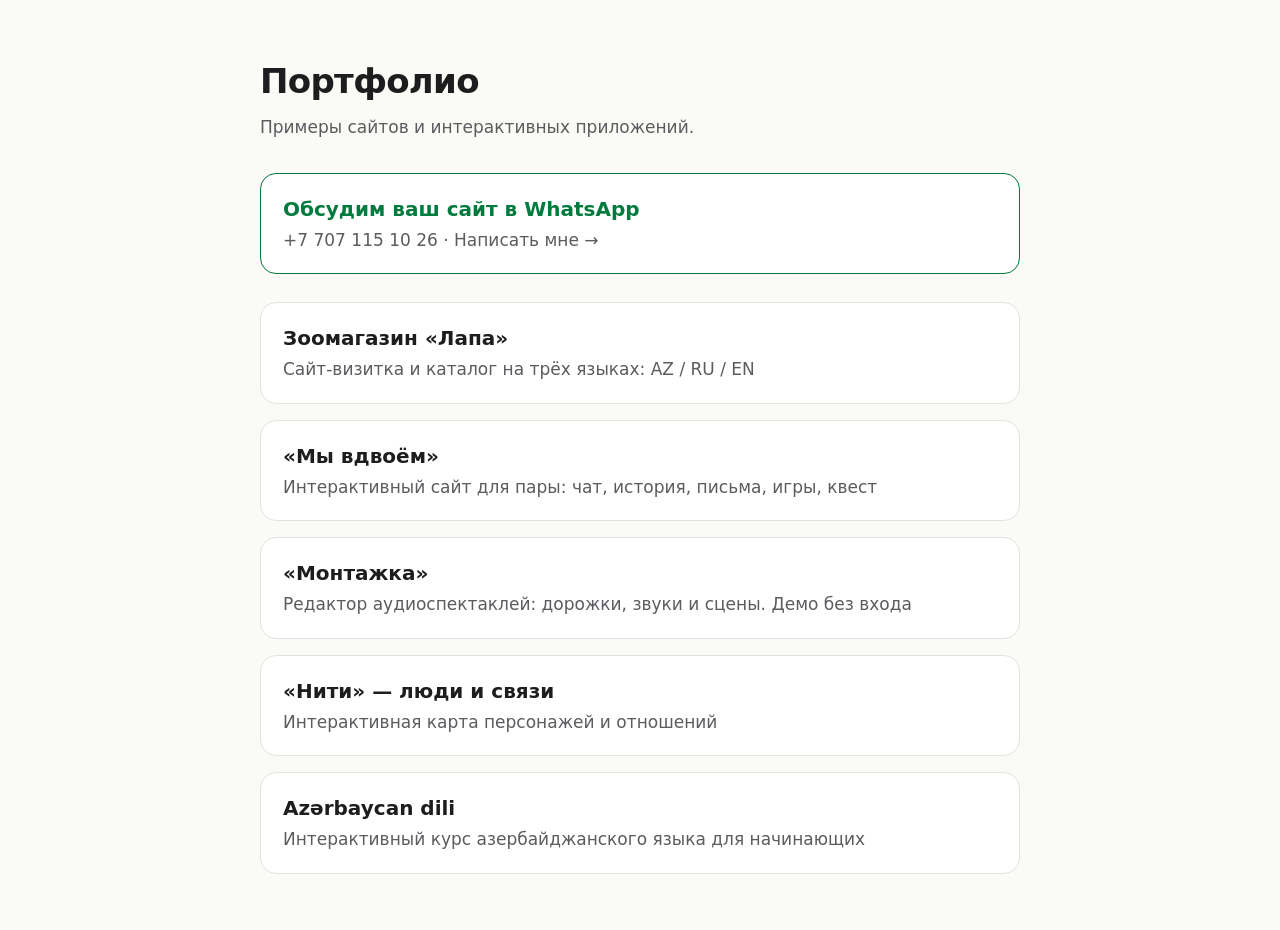
<file: index.html>
<!doctype html>
<html lang="ru">
<head>
<meta charset="utf-8">
<meta name="viewport" content="width=device-width, initial-scale=1">
<title>Портфолио</title>
<style>
  :root { color-scheme: light dark; --bg: #fafaf7; --ink: #1d1d1f; --muted: #5b5b60; --card: #fff; --line: #e3e3de; --accent: #007a3d; }
  @media (prefers-color-scheme: dark) { :root { --bg: #151516; --ink: #f2f2f2; --muted: #a9a9ad; --card: #1f1f21; --line: #333336; --accent: #4cc285; } }
  body { margin: 0; background: var(--bg); color: var(--ink); font: 17px/1.5 system-ui, -apple-system, "Segoe UI", sans-serif; }
  main { max-width: 760px; margin: 0 auto; padding: 56px 16px; }
  h1 { font-size: 34px; margin: 0 0 8px; letter-spacing: -0.02em; }
  p { color: var(--muted); margin: 0 0 32px; }
  ul { list-style: none; padding: 0; margin: 0; display: grid; gap: 16px; }
  a { display: block; padding: 20px 22px; background: var(--card); border: 1px solid var(--line); border-radius: 16px; color: inherit; text-decoration: none; }
  a:hover, a:focus-visible { border-color: var(--accent); }
  .contact { margin: 0 0 28px; border-color: var(--accent); }
  .contact b { color: var(--accent); }
  b { display: block; font-size: 20px; margin-bottom: 4px; }
  span { color: var(--muted); }
</style>
</head>
<body>
<main>
  <h1>Портфолио</h1>
  <p>Примеры сайтов и интерактивных приложений.</p>
  <a class="contact" href="https://wa.me/77071151026" target="_blank" rel="noopener noreferrer"><b>Обсудим ваш сайт в WhatsApp</b><span>+7 707 115 10 26 · Написать мне →</span></a>
  <ul>
    <li><a href="zoo/"><b>Зоомагазин «Лапа»</b><span>Сайт-визитка и каталог на трёх языках: AZ / RU / EN</span></a></li>
    <li><a href="couple/"><b>«Мы вдвоём»</b><span>Интерактивный сайт для пары: чат, история, письма, игры, квест</span></a></li>
    <li><a href="montage/"><b>«Монтажка»</b><span>Редактор аудиоспектаклей: дорожки, звуки и сцены. Демо без входа</span></a></li>
    <li><a href="niti/"><b>«Нити» — люди и связи</b><span>Интерактивная карта персонажей и отношений</span></a></li>
    <li><a href="azerbaycan/"><b>Azərbaycan dili</b><span>Интерактивный курс азербайджанского языка для начинающих</span></a></li>
  </ul>
</main>
</body>
</html>
</file>
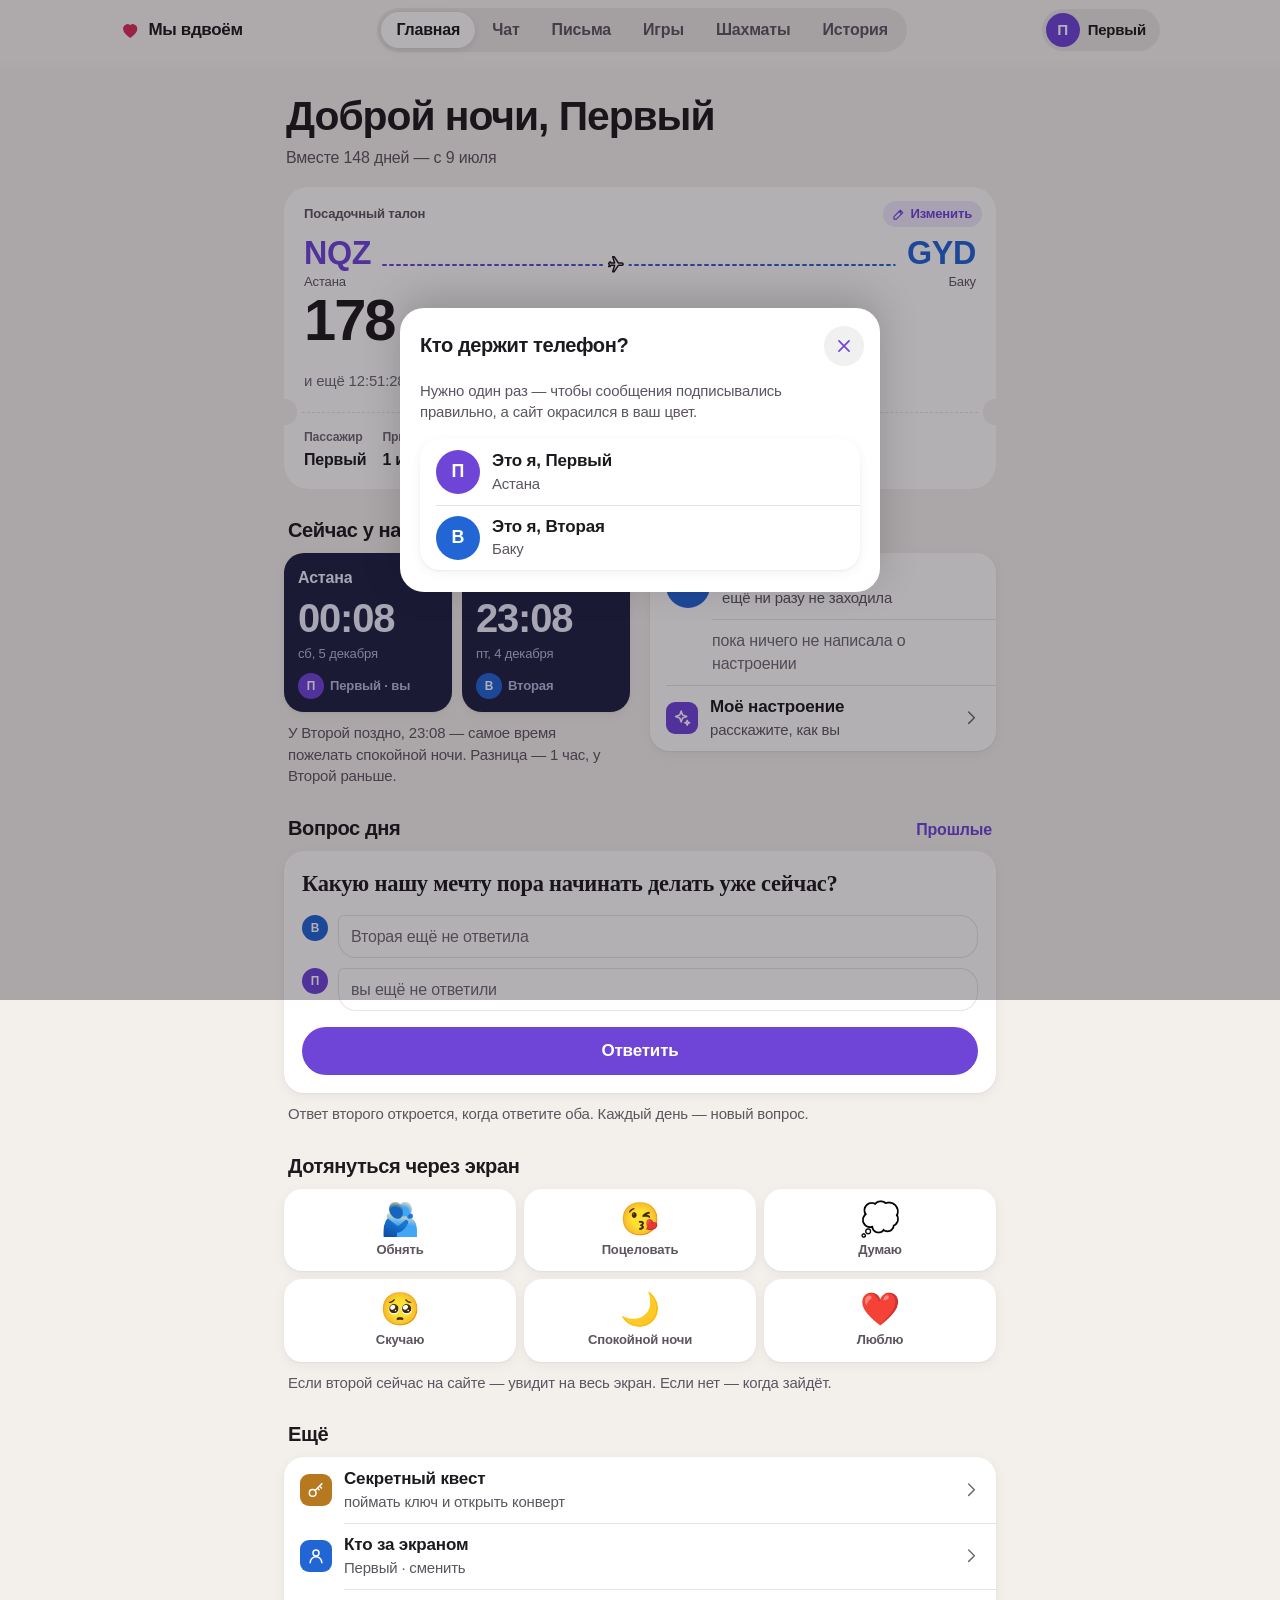
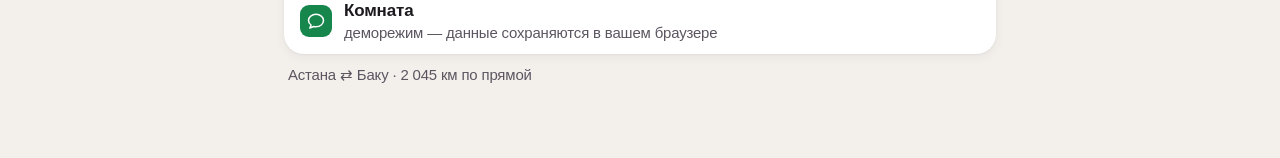
<file: couple/index.html>
<!DOCTYPE html>
<html lang="ru">
<head>
<meta charset="UTF-8" />
<meta name="viewport" content="width=device-width, initial-scale=1" />
<meta name="color-scheme" content="light dark" />
<meta name="theme-color" media="(prefers-color-scheme: light)" content="#f3f0ec" />
<meta name="theme-color" media="(prefers-color-scheme: dark)" content="#0e0c11" />
<title>Мы вдвоём</title>
<meta name="description" content="Наш маленький общий дом в интернете — пока мы на расстоянии." />
<link rel="icon" href="assets/icon.svg" type="image/svg+xml" />
<link rel="apple-touch-icon" href="assets/apple-touch-icon.png" />
<link rel="stylesheet" href="assets/css/style.css" />
<style>
  /* ---------- посадочный талон ---------- */
  .pass {
    position: relative;
    background: var(--surface);
    border-radius: 24px;
    box-shadow: var(--shadow-1);
    /* вырезы по линии отрыва */
    --notch: 13px;
    -webkit-mask:
      radial-gradient(circle at 0 var(--tear), #0000 var(--notch), #000 calc(var(--notch) + .5px)) left / 51% 100% no-repeat,
      radial-gradient(circle at 100% var(--tear), #0000 var(--notch), #000 calc(var(--notch) + .5px)) right / 51% 100% no-repeat;
    mask:
      radial-gradient(circle at 0 var(--tear), #0000 var(--notch), #000 calc(var(--notch) + .5px)) left / 51% 100% no-repeat,
      radial-gradient(circle at 100% var(--tear), #0000 var(--notch), #000 calc(var(--notch) + .5px)) right / 51% 100% no-repeat;
    --tear: 226px;   /* уточняется скриптом по высоте верхней части */
  }
  .pass-main { padding: 18px 20px 20px; min-height: 210px; display: flex; flex-direction: column; }
  .pass-top {
    display: flex; justify-content: space-between; align-items: center;
    font-size: var(--t-foot); color: var(--text-2); font-weight: 600;
  }
  .pass-top .flight { font-variant-numeric: tabular-nums; color: var(--text-3); margin-left: 6px; }
  .pass-top .flight:empty { display: none; }
  .pass-top .flight::before { content: '· '; }
  .pass-edit {
    display: inline-flex; align-items: center; gap: 4px;
    padding: 4px 10px 4px 8px; margin: -4px -6px -4px 0;
    border-radius: 999px;
    background: var(--accent-soft); color: var(--accent);
    font-size: var(--t-foot); font-weight: 600;
  }
  .pass-edit .i { width: 15px; height: 15px; }
  .pass { cursor: pointer; --ps: .985; transition: transform var(--release); }
  .pass:focus-visible { outline-offset: 4px; border-radius: 24px; }
  /* смена даты: подписи меняются мягко, с размытием */
  .swap-in { animation: swap-in 420ms var(--ease-out) both; }
  @keyframes swap-in { from { opacity: 0; filter: blur(4px); transform: translateY(4px); } }
  .trip-sheet .zone { display: flex; align-items: center; gap: 8px; padding: 10px 4px 0; color: var(--text-2); font-size: var(--t-sub); }
  .trip-sheet .zone .i { width: 18px; height: 18px; color: var(--text-3); }
  .trip-sheet .quick-dates { display: flex; gap: 8px; flex-wrap: wrap; margin-top: 10px; }

  .pass-route { display: grid; grid-template-columns: auto 1fr auto; align-items: center; gap: 12px; margin-top: 14px; }
  .pass-city b {
    display: block;
    font-family: var(--font-round);
    font-size: 1.9rem; font-weight: 700; letter-spacing: -.01em; line-height: 1;
    color: var(--first);
  }
  .pass-city.to b { color: var(--second); }
  .pass-city.to { text-align: right; }
  .pass-city span { display: block; margin-top: 4px; font-size: var(--t-foot); color: var(--text-2); }

  .pass-path { position: relative; height: 28px; }
  .pass-path svg { width: 100%; height: 100%; overflow: visible; }
  .pass-plane {
    position: absolute; top: 50%; left: 0;
    width: 26px; height: 26px; margin: -13px 0 0 -13px;
    display: grid; place-items: center;
    border-radius: 50%;
    background: var(--surface);
    color: var(--text);
    transform: translateX(calc(var(--p, 0) * var(--track, 0px)));
    transition: transform 1600ms var(--ease-out);
  }
  .pass-plane .i { width: 20px; height: 20px; }

  .pass-count { margin-top: auto; display: flex; align-items: baseline; gap: 10px; }
  .pass-count .big {
    font-family: var(--font-round);
    font-size: 3.4rem; font-weight: 700; letter-spacing: -.035em; line-height: 1;
  }
  .pass-count .unit { font-size: var(--t-callout); color: var(--text-2); font-weight: 600; line-height: 1.25; }
  .pass-clock { margin-top: 6px; font-size: var(--t-sub); color: var(--text-3); font-variant-numeric: tabular-nums; }

  .pass-stub {
    display: grid; grid-template-columns: auto auto 1fr; gap: 14px 16px;
    padding: 16px 20px 18px;
    border-top: 1.5px dashed var(--sep);
    margin: 0 18px;
    padding-left: 2px; padding-right: 2px;
  }
  .pass-stub span { display: block; font-size: var(--t-caption); color: var(--text-3); font-weight: 600; }
  .pass-stub b { display: block; margin-top: 3px; font-size: var(--t-callout); font-weight: 600; white-space: nowrap; }
  .pass-stub > div:last-child { min-width: 0; }
  .pass-stub #pass-seat { white-space: normal; text-wrap: balance; }
  .pass.done .pass-count .big { color: var(--heart); }

  /* ---------- два города ---------- */
  .cities { display: grid; grid-template-columns: 1fr 1fr; gap: 10px; }
  .city {
    --sky: var(--surface); --ink: var(--text); --ink-2: var(--text-2);
    position: relative;
    padding: 14px 14px 13px;
    border-radius: var(--r-card);
    background: var(--sky);
    color: var(--ink);
    box-shadow: var(--shadow-1);
    transition: background-color 600ms ease, color 600ms ease;
    min-width: 0;
  }
  /* небо над городом: день, сумерки, ночь */
  .city.dusk  { --sky: #fbe7d3; --ink: #3a2518; --ink-2: #7a5540; }
  .city.night { --sky: #1f2243; --ink: #eef0ff; --ink-2: #b3b8e0; }
  @media (prefers-color-scheme: dark) {
    .city.dusk  { --sky: #3a2a22; --ink: #fbe9da; --ink-2: #d2ae95; }
    .city.night { --sky: #1c1f3c; --ink: #eef0ff; --ink-2: #aab0dc; }
  }
  .city-top { display: flex; align-items: center; justify-content: space-between; gap: 6px; }
  .city-name { font-weight: 600; font-size: var(--t-callout); white-space: nowrap; overflow: hidden; text-overflow: ellipsis; }
  .city-sky { display: flex; align-items: center; gap: 4px; font-size: var(--t-sub); color: var(--ink-2); font-weight: 600; font-variant-numeric: tabular-nums; }
  .city-sky .i { width: 20px; height: 20px; }
  .city-time {
    margin-top: 10px;
    font-family: var(--font-round);
    font-size: 2.35rem; font-weight: 600; letter-spacing: -.03em; line-height: 1;
    font-variant-numeric: tabular-nums;
  }
  .city-meta { margin-top: 6px; font-size: var(--t-foot); color: var(--ink-2); line-height: 1.35; }
  .city-who { display: flex; align-items: center; gap: 6px; margin-top: 10px; font-size: var(--t-foot); font-weight: 600; color: var(--ink-2); }

  /* ---------- прямо сейчас ---------- */
  .mood-quote {
    font-family: var(--font-serif);
    font-size: 1.06rem; line-height: 1.45;
    color: var(--text);
  }
  .mood-quote.empty { font-family: var(--font); font-size: var(--t-callout); color: var(--text-3); }
  .chips { display: flex; flex-wrap: wrap; gap: 8px; }
  .chip {
    min-height: 38px; padding: 8px 14px;
    border-radius: 999px;
    background: var(--fill);
    font-size: var(--t-callout); font-weight: 500;
    transition: transform var(--release), background-color var(--d-fast), color var(--d-fast);
    --ps: .93;
  }
  .chip[aria-pressed="true"] { background: var(--accent-soft); color: var(--accent); }

  /* ---------- вопрос дня ---------- */
  .qday-q {
    font-family: var(--font-serif);
    font-size: 1.32rem; line-height: 1.32; font-weight: 600;
    letter-spacing: -.01em;
    text-wrap: balance;
  }
  .answers { margin-top: 16px; display: flex; flex-direction: column; gap: 10px; }
  .answer { display: flex; gap: 10px; align-items: flex-start; }
  .answer-body { flex: 1; min-width: 0; }
  .answer .bubble {
    padding: 10px 13px;
    border-radius: 18px; border-top-left-radius: 6px;
    background: var(--fill);
    font-size: var(--t-callout); line-height: 1.45;
    white-space: pre-wrap; overflow-wrap: anywhere;
    transition: filter 700ms var(--ease-out), opacity 500ms ease, transform 700ms var(--ease-out);
  }
  .answer .bubble.wait { color: var(--text-3); background: transparent; box-shadow: inset 0 0 0 1px var(--sep); }
  /* ответ спрятан, пока не ответишь сам */
  .answer .bubble.hidden-answer {
    filter: blur(7px);
    opacity: .7;
    -webkit-user-select: none; user-select: none;
    pointer-events: none;
  }
  .answer .lock-note {
    display: flex; align-items: center; gap: 6px;
    margin-top: 6px; font-size: var(--t-foot); color: var(--text-2); font-weight: 600;
  }
  .answer .lock-note .i { width: 16px; height: 16px; }
  .answer .bubble.revealing { animation: reveal 900ms var(--ease-out) both; }
  @keyframes reveal {
    from { filter: blur(8px); opacity: .5; transform: scale(.98); }
    to   { filter: blur(0); opacity: 1; transform: none; }
  }

  .past-day + .past-day { margin-top: 18px; padding-top: 18px; border-top: .5px solid var(--sep); }
  .past-day .d { font-size: var(--t-foot); color: var(--text-3); font-weight: 600; }
  .past-day .q { font-family: var(--font-serif); font-weight: 600; margin: 4px 0 10px; line-height: 1.35; }

  /* ---------- дотянуться ---------- */
  .pings { display: grid; grid-template-columns: repeat(3, 1fr); gap: 8px; }
  .ping {
    display: flex; flex-direction: column; align-items: center; gap: 6px;
    padding: 14px 6px 12px;
    border-radius: 18px;
    background: var(--surface);
    box-shadow: var(--shadow-1);
    transition: transform var(--release);
    --ps: .93;
  }
  .ping-e { font-size: 1.9rem; line-height: 1; display: block; transition: transform 500ms var(--spring); }
  .ping.sent .ping-e { transform: scale(1.18) translateY(-2px); }
  .ping-t {
    display: grid; font-size: var(--t-foot); font-weight: 600; color: var(--text-2);
  }
  /* подпись меняется на «Отправлено» мягкой сменой с размытием */
  .ping-t > span { grid-area: 1 / 1; text-align: center; transition: opacity 220ms ease, filter 220ms ease, transform 260ms var(--ease-out); }
  .ping-t .done { opacity: 0; filter: blur(4px); transform: translateY(4px); color: var(--ok); }
  .ping.sent .ping-t .idle { opacity: 0; filter: blur(4px); transform: translateY(-4px); }
  .ping.sent .ping-t .done { opacity: 1; filter: none; transform: none; }

  /* полноэкранное «обнимашка пришла» */
  #ping-overlay {
    position: fixed; inset: 0; z-index: 85;
    display: grid; place-items: center; text-align: center;
    background: var(--scrim);
    -webkit-backdrop-filter: blur(14px) saturate(140%);
    backdrop-filter: blur(14px) saturate(140%);
    opacity: 0;
    transition: opacity 300ms ease;
  }
  #ping-overlay.in { opacity: 1; }
  #ping-overlay .card { padding: 30px 34px 26px; border-radius: 30px; box-shadow: var(--shadow-2); transform: scale(.9); transition: transform 560ms var(--spring); }
  #ping-overlay.in .card { transform: none; }
  #ping-overlay .huge { font-size: 5.6rem; line-height: 1.05; }
  #ping-overlay .who { margin-top: 12px; font-family: var(--font-round); font-size: var(--t-title2); font-weight: 700; }
  #ping-overlay .sub { margin-top: 4px; color: var(--text-2); font-size: var(--t-sub); }

  @media (prefers-reduced-motion: reduce) { .pass-plane { transition: none; } }

  @media (min-width: 721px) {
    .home-grid { display: grid; grid-template-columns: 1fr 1fr; gap: 0 20px; align-items: start; }
    .home-grid .section:first-child { margin-top: 30px; }
  }
</style>
</head>
<body data-page="home">

<header class="topbar">
  <div class="topbar-inner">
    <a class="brand" href="index.html"><svg class="i" aria-hidden="true"><use href="assets/icons.svg#heart-fill"/></svg>Мы&nbsp;вдвоём</a>
    <div class="bar-title" aria-hidden="true"></div>
    <nav class="nav" aria-label="Разделы">
      <span class="nav-pill" aria-hidden="true"></span>
      <a href="index.html">Главная</a>
      <a href="chat.html">Чат</a>
      <a href="letters.html">Письма</a>
      <a href="games.html">Игры</a>
      <a href="chess.html">Шахматы</a>
      <a href="memories.html">История</a>
    </nav>
    <button class="who-chip" id="who-chip" type="button" aria-label="Сменить, кто за экраном"></button>
  </div>
</header>

<main class="shell" id="main">

  <header class="page-head">
    <h1 class="page-title" id="greet" data-short="Главная">Привет</h1>
    <p class="page-sub" id="together">&nbsp;</p>
  </header>

  <!-- ---------- ПОСАДОЧНЫЙ ТАЛОН ---------- -->
  <section class="pass pressable" id="pass" role="button" tabindex="0" aria-labelledby="pass-title" aria-describedby="pass-edit">
    <div class="pass-main">
      <div class="pass-top">
        <span id="pass-title">Посадочный талон<span class="flight" id="pass-flight"></span></span>
        <span class="pass-edit" id="pass-edit"><svg class="i" aria-hidden="true"><use href="assets/icons.svg#pencil"/></svg>Изменить</span>
      </div>
      <div class="pass-route">
        <div class="pass-city"><b id="pass-from">NQZ</b><span id="pass-from-city">Астана</span></div>
        <div class="pass-path" id="pass-path" aria-hidden="true">
          <svg viewBox="0 0 100 28" preserveAspectRatio="none">
            <defs>
              <linearGradient id="route" gradientUnits="userSpaceOnUse" x1="0" x2="100" y1="0" y2="0">
                <stop offset="0" style="stop-color:var(--first)" />
                <stop offset="1" style="stop-color:var(--second)" />
              </linearGradient>
            </defs>
            <line x1="0" y1="14" x2="100" y2="14" stroke="url(#route)" stroke-width="2" stroke-dasharray="3 4" vector-effect="non-scaling-stroke" stroke-linecap="round" />
          </svg>
          <span class="pass-plane" id="pass-plane"><svg class="i" aria-hidden="true"><use href="assets/icons.svg#plane"/></svg></span>
        </div>
        <div class="pass-city to"><b id="pass-to">GYD</b><span id="pass-to-city">Баку</span></div>
      </div>
      <div class="pass-count">
        <span class="big num" id="cd-days">—</span>
        <span class="unit" id="cd-unit">до встречи</span>
      </div>
      <div class="pass-clock" id="cd-clock"><span id="cd-pre">и ещё </span><span class="num" id="cd-hms"></span><span id="cd-post"></span></div>
    </div>
    <div class="pass-stub">
      <div><span>Пассажир</span><b id="pass-who">—</b></div>
      <div><span>Прилёт</span><b id="pass-date">—</b></div>
      <div><span>Место</span><b id="pass-seat">рядом</b></div>
    </div>
  </section>

  <div class="home-grid">

    <!-- ---------- ДВА ГОРОДА ---------- -->
    <section class="section" aria-labelledby="cities-title">
      <div class="section-head"><h2 class="section-title" id="cities-title">Сейчас у нас</h2></div>
      <div class="cities">
        <article class="city" id="city-a" data-p="a">
          <div class="city-top"><span class="city-name" data-f="city">—</span><span class="city-sky" data-f="sky"></span></div>
          <div class="city-time" data-f="time">--:--</div>
          <div class="city-meta" data-f="meta">&nbsp;</div>
          <div class="city-who" data-f="who"></div>
        </article>
        <article class="city" id="city-b" data-p="b">
          <div class="city-top"><span class="city-name" data-f="city">—</span><span class="city-sky" data-f="sky"></span></div>
          <div class="city-time" data-f="time">--:--</div>
          <div class="city-meta" data-f="meta">&nbsp;</div>
          <div class="city-who" data-f="who"></div>
        </article>
      </div>
      <p class="section-note" id="call-hint">&nbsp;</p>
    </section>

    <!-- ---------- ПРЯМО СЕЙЧАС ---------- -->
    <section class="section" aria-labelledby="now-title">
      <div class="section-head"><h2 class="section-title" id="now-title">Прямо сейчас</h2></div>
      <div class="group">
        <div class="row-item" id="partner-row">
          <span id="partner-ava"></span>
          <div class="grow">
            <div class="title" id="partner-name">—</div>
            <div class="sub" id="partner-status">проверяю…</div>
          </div>
        </div>
        <div class="row-item" style="--sep-inset:62px; padding-left:62px">
          <div class="grow">
            <div class="mood-quote empty" id="partner-mood">пока ничего о настроении</div>
          </div>
        </div>
        <button class="row-item" type="button" id="my-mood">
          <span class="row-icon"><svg class="i" aria-hidden="true"><use href="assets/icons.svg#sparkles"/></svg></span>
          <span class="grow">
            <span class="title" style="display:block">Моё настроение</span>
            <span class="sub" style="display:block" id="my-mood-text">расскажите, как вы</span>
          </span>
          <span class="tail"><svg class="i" aria-hidden="true"><use href="assets/icons.svg#chev-right"/></svg></span>
        </button>
      </div>
    </section>

  </div>

  <!-- ---------- ВОПРОС ДНЯ ---------- -->
  <section class="section" aria-labelledby="qday-title">
    <div class="section-head">
      <h2 class="section-title" id="qday-title">Вопрос дня</h2>
      <button class="link" type="button" id="qday-past">Прошлые</button>
    </div>
    <div class="card">
      <p class="qday-q" id="qday-q">…</p>
      <div class="answers" id="qday-answers"></div>
      <button class="btn block" type="button" id="qday-btn" style="margin-top:16px">Ответить</button>
    </div>
    <p class="section-note">Ответ второго откроется, когда ответите оба. Каждый день — новый вопрос.</p>
  </section>

  <!-- ---------- ДОТЯНУТЬСЯ ---------- -->
  <section class="section" aria-labelledby="ping-title">
    <div class="section-head"><h2 class="section-title" id="ping-title">Дотянуться через экран</h2></div>
    <div class="pings">
      <button class="ping" type="button" data-ping="hug"   data-emoji="🫂"><span class="ping-e" aria-hidden="true">🫂</span><span class="ping-t"><span class="idle">Обнять</span><span class="done">Готово</span></span></button>
      <button class="ping" type="button" data-ping="kiss"  data-emoji="😘"><span class="ping-e" aria-hidden="true">😘</span><span class="ping-t"><span class="idle">Поцеловать</span><span class="done">Готово</span></span></button>
      <button class="ping" type="button" data-ping="think" data-emoji="💭"><span class="ping-e" aria-hidden="true">💭</span><span class="ping-t"><span class="idle">Думаю</span><span class="done">Готово</span></span></button>
      <button class="ping" type="button" data-ping="miss"  data-emoji="🥺"><span class="ping-e" aria-hidden="true">🥺</span><span class="ping-t"><span class="idle">Скучаю</span><span class="done">Готово</span></span></button>
      <button class="ping" type="button" data-ping="night" data-emoji="🌙"><span class="ping-e" aria-hidden="true">🌙</span><span class="ping-t"><span class="idle">Спокойной ночи</span><span class="done">Готово</span></span></button>
      <button class="ping" type="button" data-ping="love"  data-emoji="❤️"><span class="ping-e" aria-hidden="true">❤️</span><span class="ping-t"><span class="idle">Люблю</span><span class="done">Готово</span></span></button>
    </div>
    <p class="section-note">Если второй сейчас на сайте — увидит на весь экран. Если нет — когда зайдёт.</p>
  </section>

  <!-- ---------- ЕЩЁ ---------- -->
  <section class="section" aria-labelledby="more-title">
    <div class="section-head"><h2 class="section-title" id="more-title">Ещё</h2></div>
    <div class="group" style="--sep-inset:60px">
      <a class="row-item" href="quest.html">
        <span class="row-icon" style="background:var(--gold)"><svg class="i" aria-hidden="true"><use href="assets/icons.svg#key"/></svg></span>
        <span class="grow"><span class="title" style="display:block">Секретный квест</span><span class="sub" style="display:block">поймать ключ и открыть конверт</span></span>
        <span class="tail"><svg class="i" aria-hidden="true"><use href="assets/icons.svg#chev-right"/></svg></span>
      </a>
      <button class="row-item" type="button" id="switch-me">
        <span class="row-icon" style="background:var(--other-fill)"><svg class="i" aria-hidden="true"><use href="assets/icons.svg#person"/></svg></span>
        <span class="grow"><span class="title" style="display:block">Кто за экраном</span><span class="sub" style="display:block" id="switch-me-sub">—</span></span>
        <span class="tail"><svg class="i" aria-hidden="true"><use href="assets/icons.svg#chev-right"/></svg></span>
      </button>
      <div class="row-item">
        <span class="row-icon" style="background:var(--ok)"><svg class="i" aria-hidden="true"><use href="assets/icons.svg#chat"/></svg></span>
        <span class="grow"><span class="title" style="display:block">Комната</span><span class="sub" style="display:block" id="room-sub">подключаюсь…</span></span>
      </div>
    </div>
    <p class="section-note num" id="stats">&nbsp;</p>
  </section>

</main>

<nav class="tabbar" aria-label="Разделы">
  <span class="tab-pill" aria-hidden="true" style="--i:0"></span>
  <a href="index.html"><svg class="i" aria-hidden="true"><use href="assets/icons.svg#home"/></svg><span>Главная</span></a>
  <a href="chat.html"><svg class="i" aria-hidden="true"><use href="assets/icons.svg#chat"/></svg><span>Чат</span></a>
  <a href="letters.html"><svg class="i" aria-hidden="true"><use href="assets/icons.svg#letter"/></svg><span>Письма</span></a>
  <a href="games.html"><svg class="i" aria-hidden="true"><use href="assets/icons.svg#games"/></svg><span>Игры</span></a>
  <a href="chess.html"><svg class="i" aria-hidden="true"><use href="assets/icons.svg#chess"/></svg><span>Шахматы</span></a>
  <a href="memories.html"><svg class="i" aria-hidden="true"><use href="assets/icons.svg#story"/></svg><span>История</span></a>
</nav>

<script src="assets/js/config.js"></script>
<script src="assets/js/common.js"></script>
<script type="module" src="assets/js/home.js"></script>
</body>
</html>
</file>
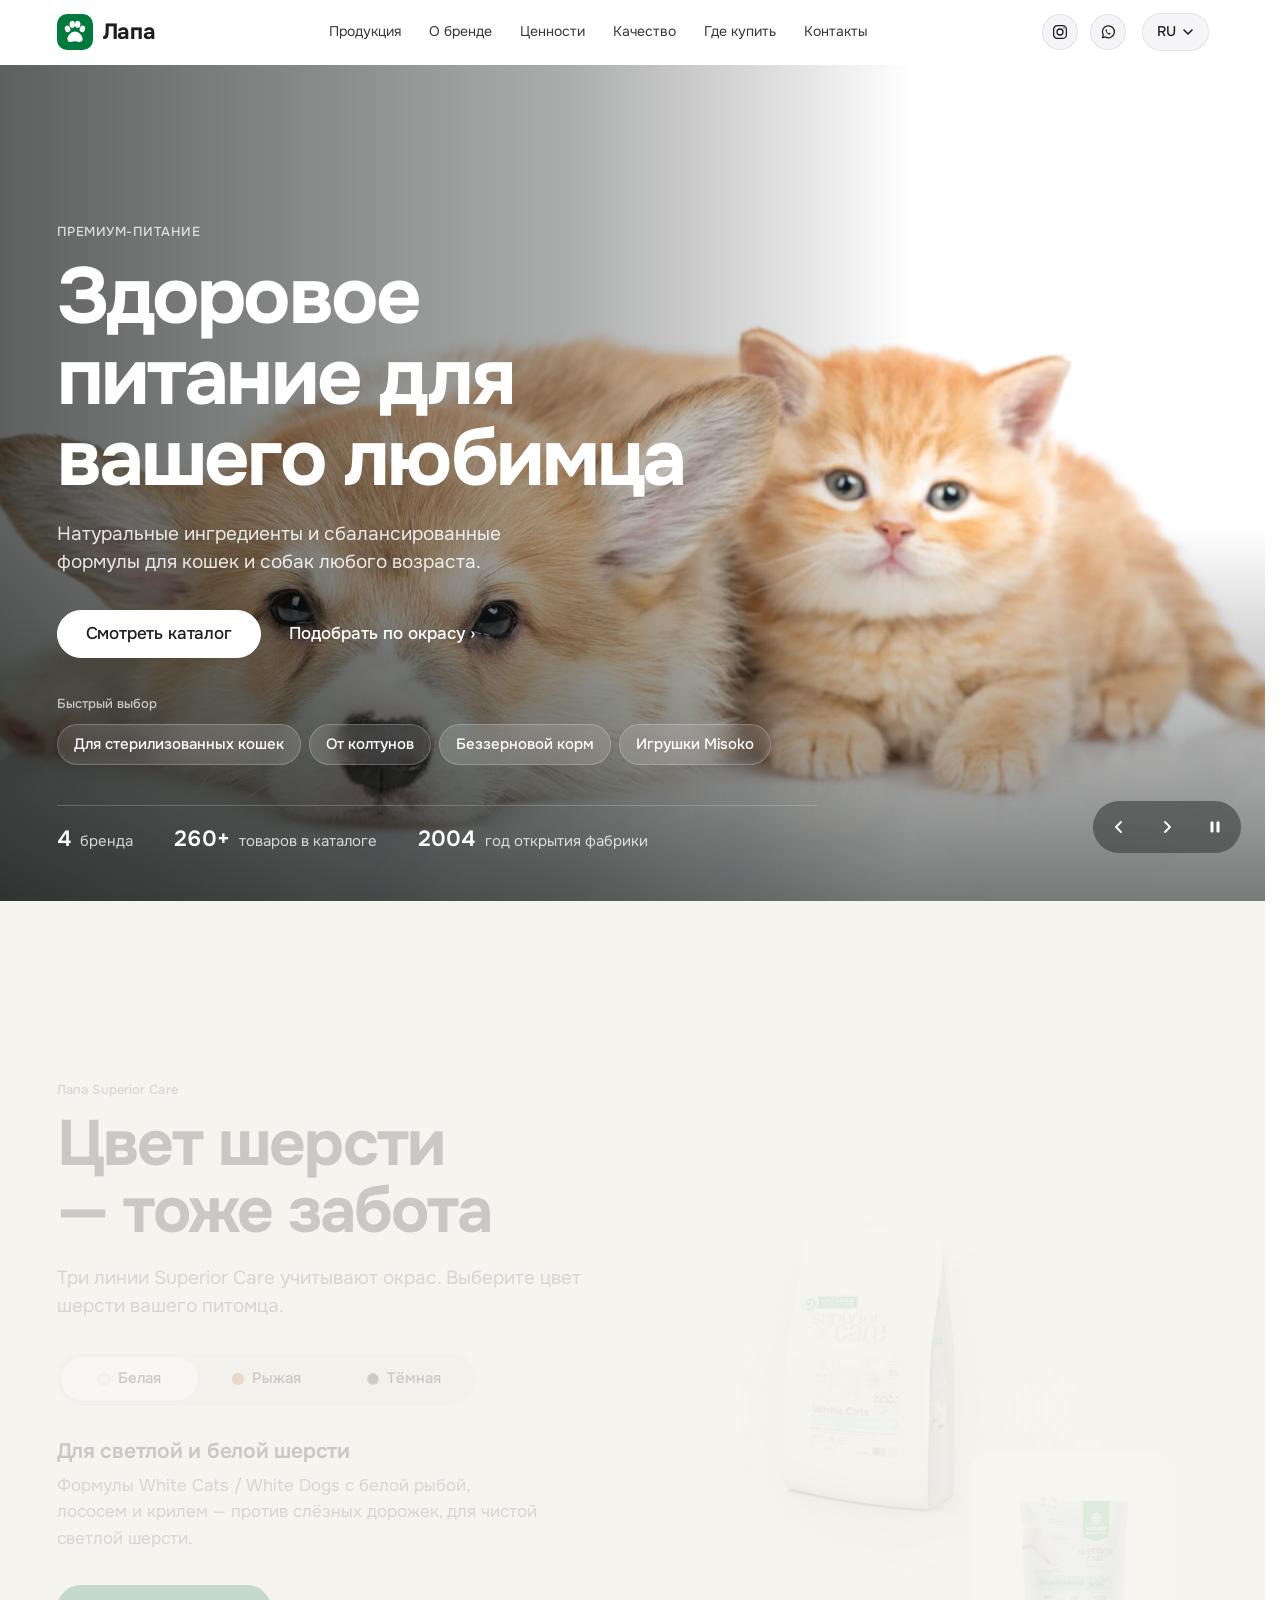
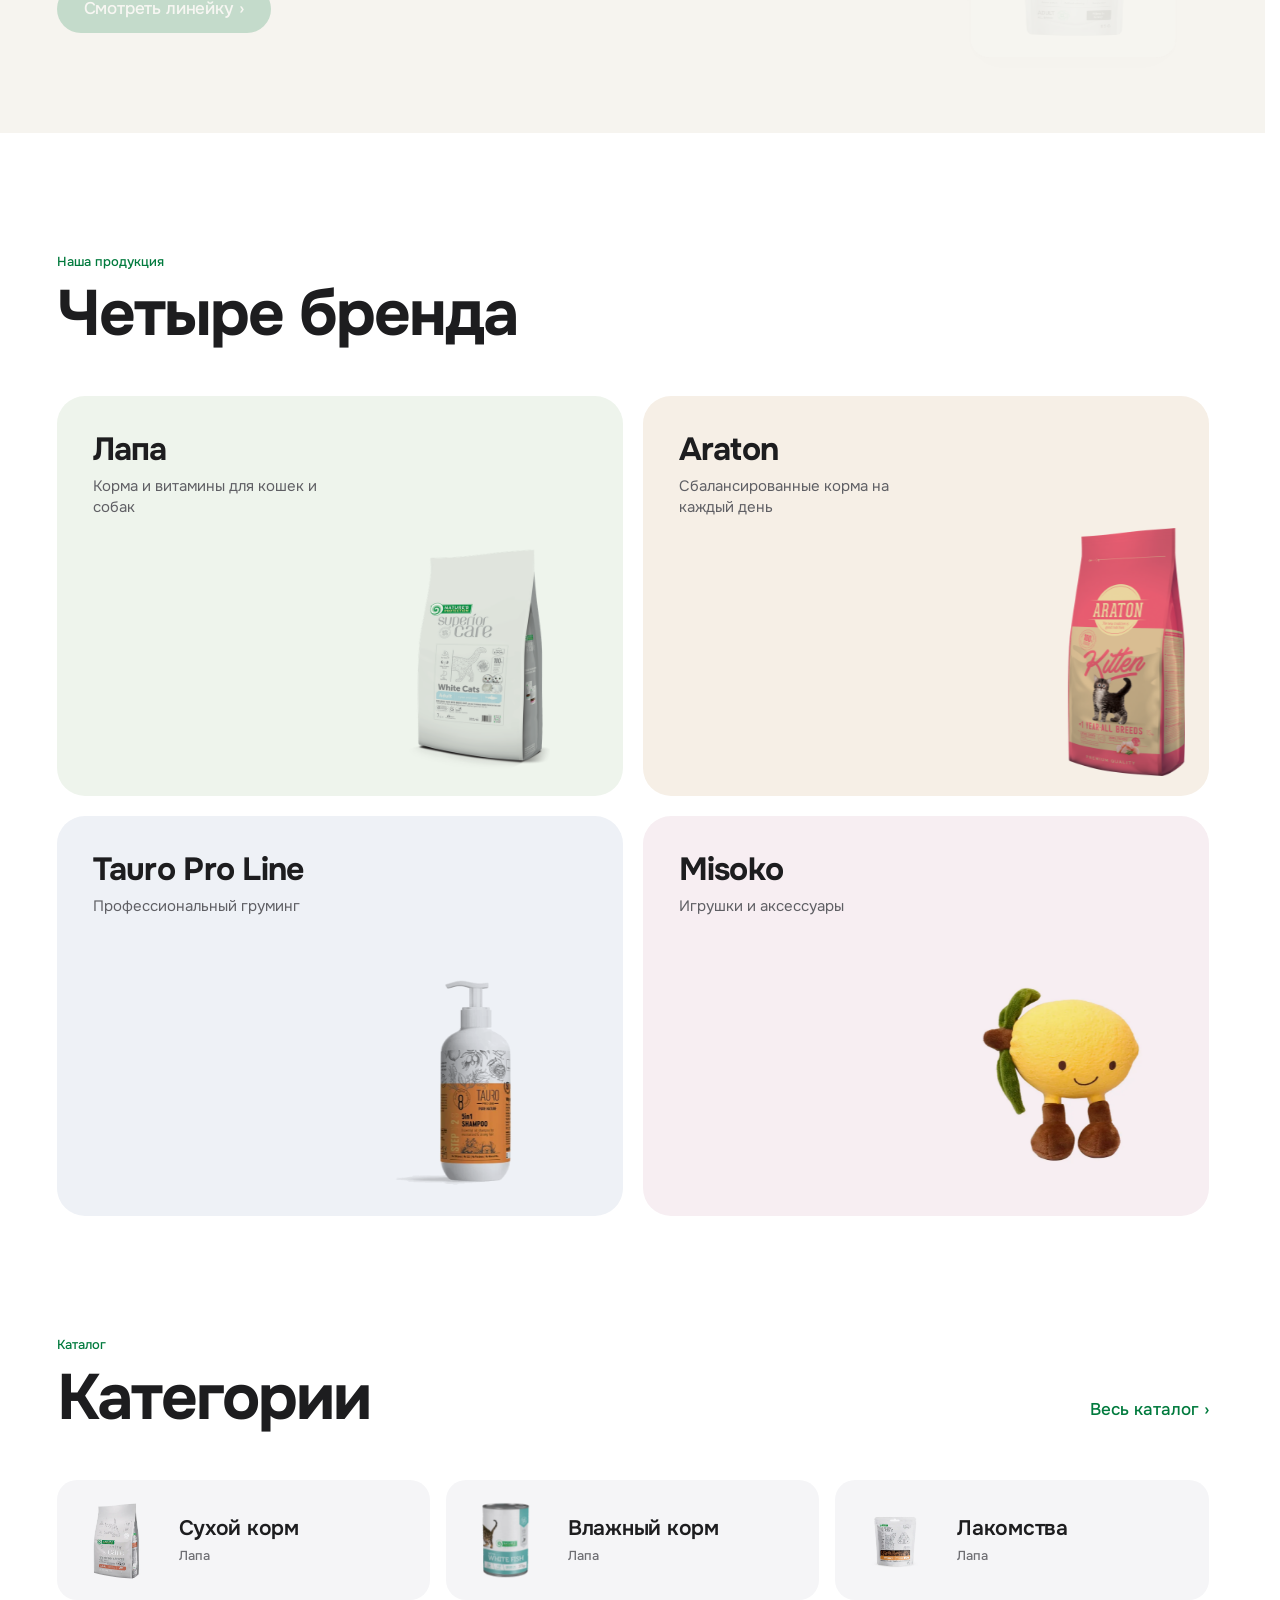
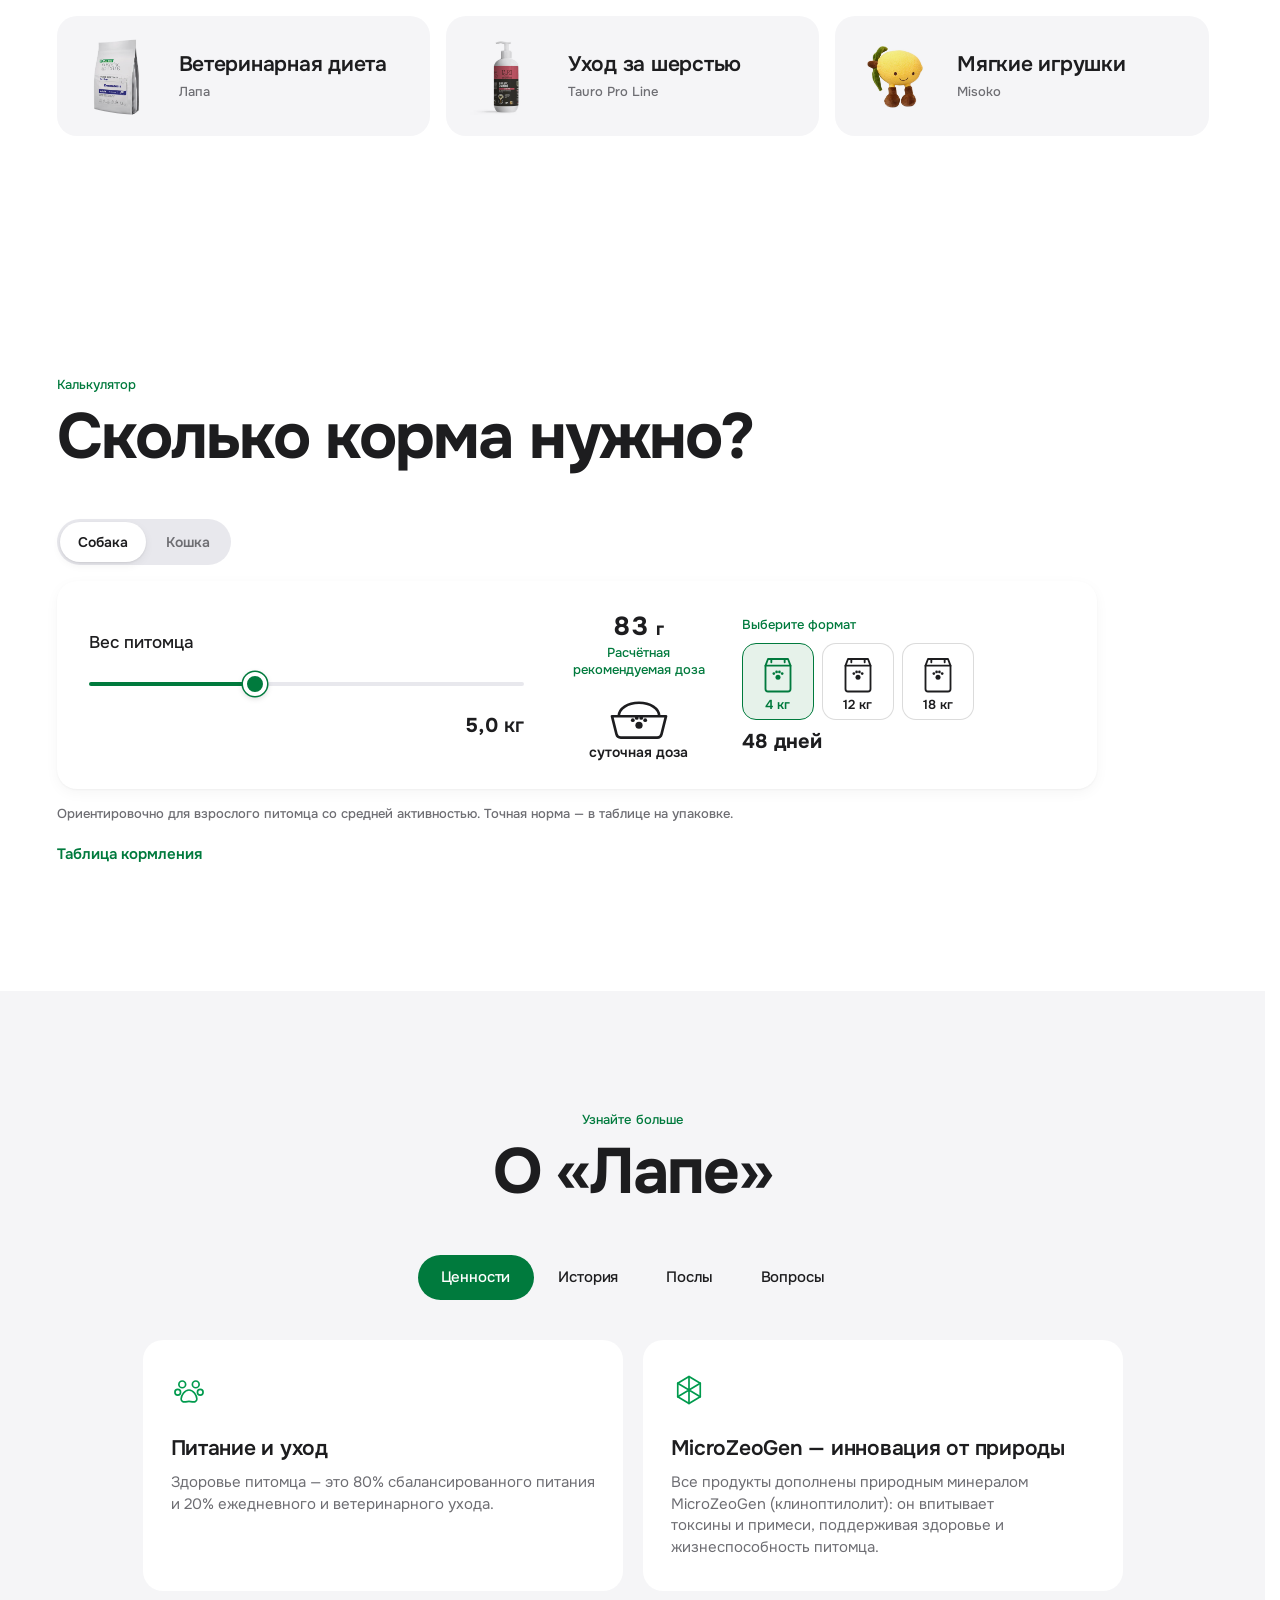
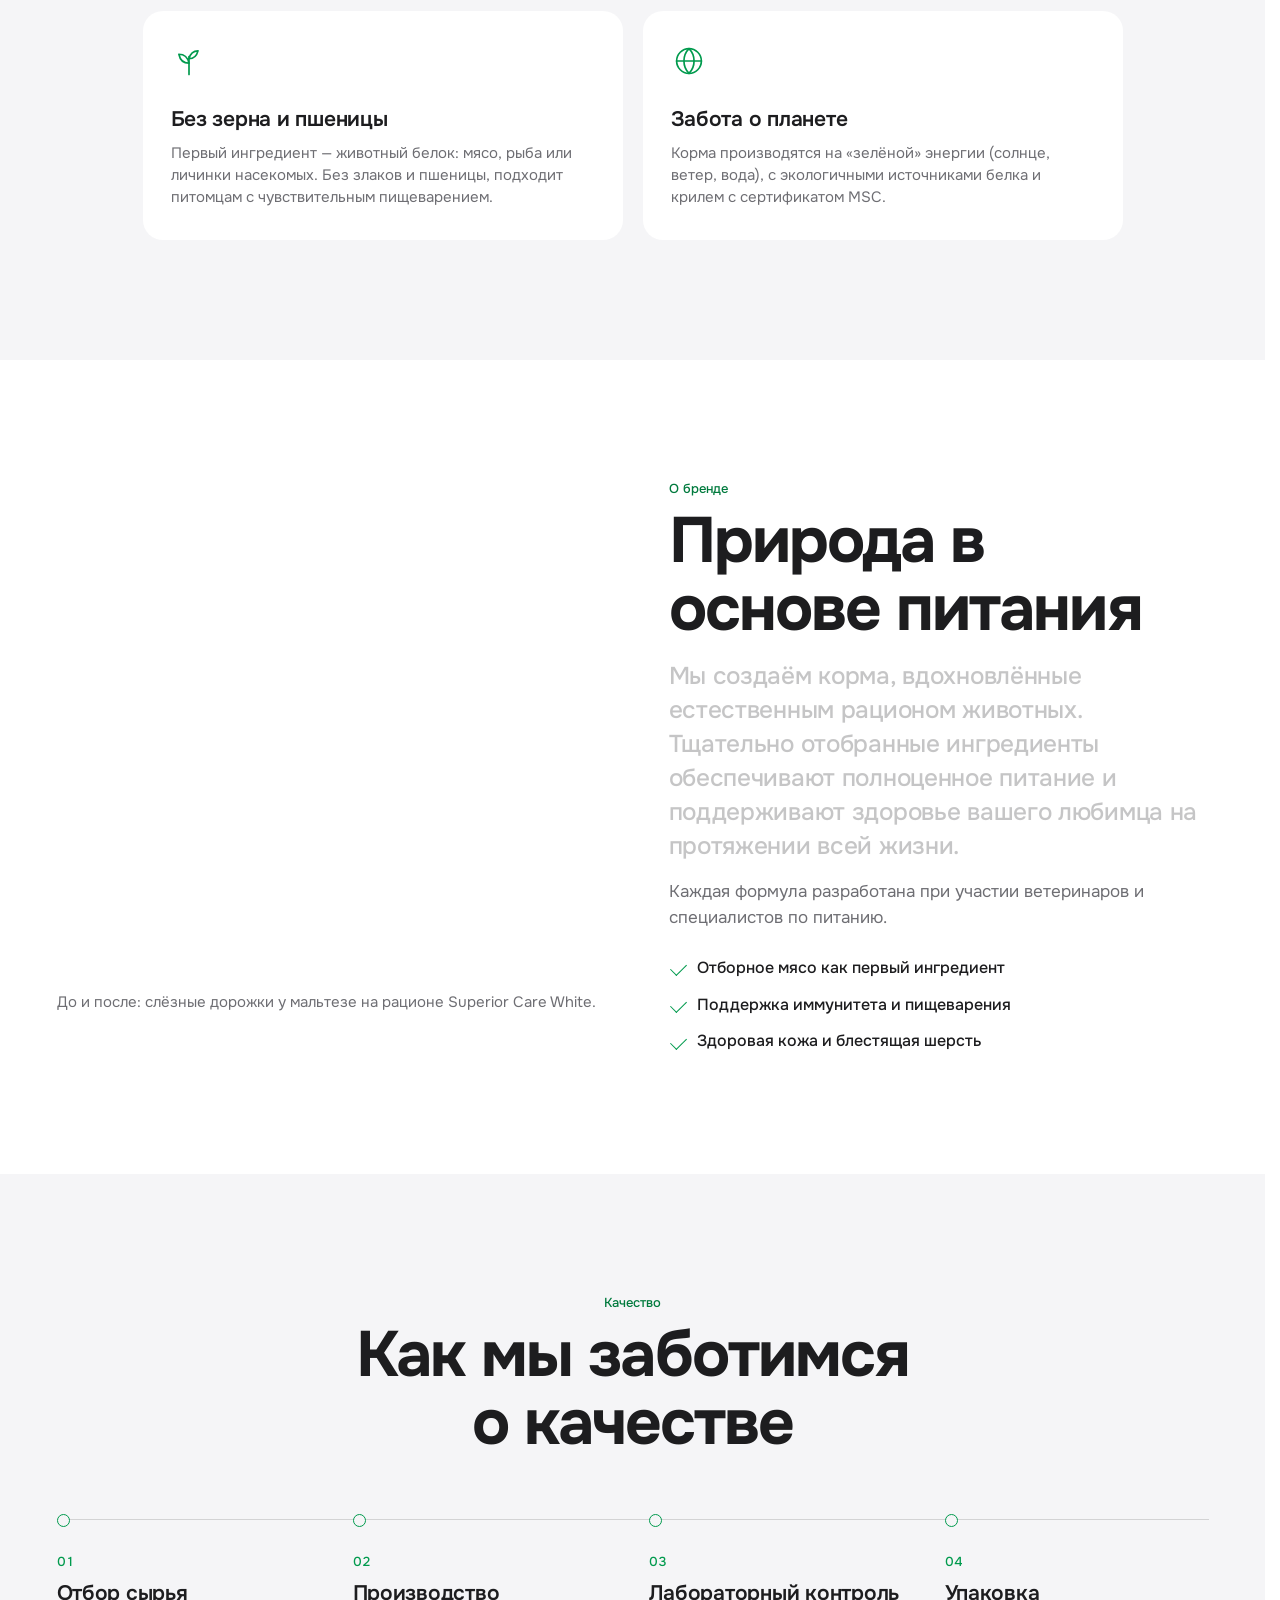
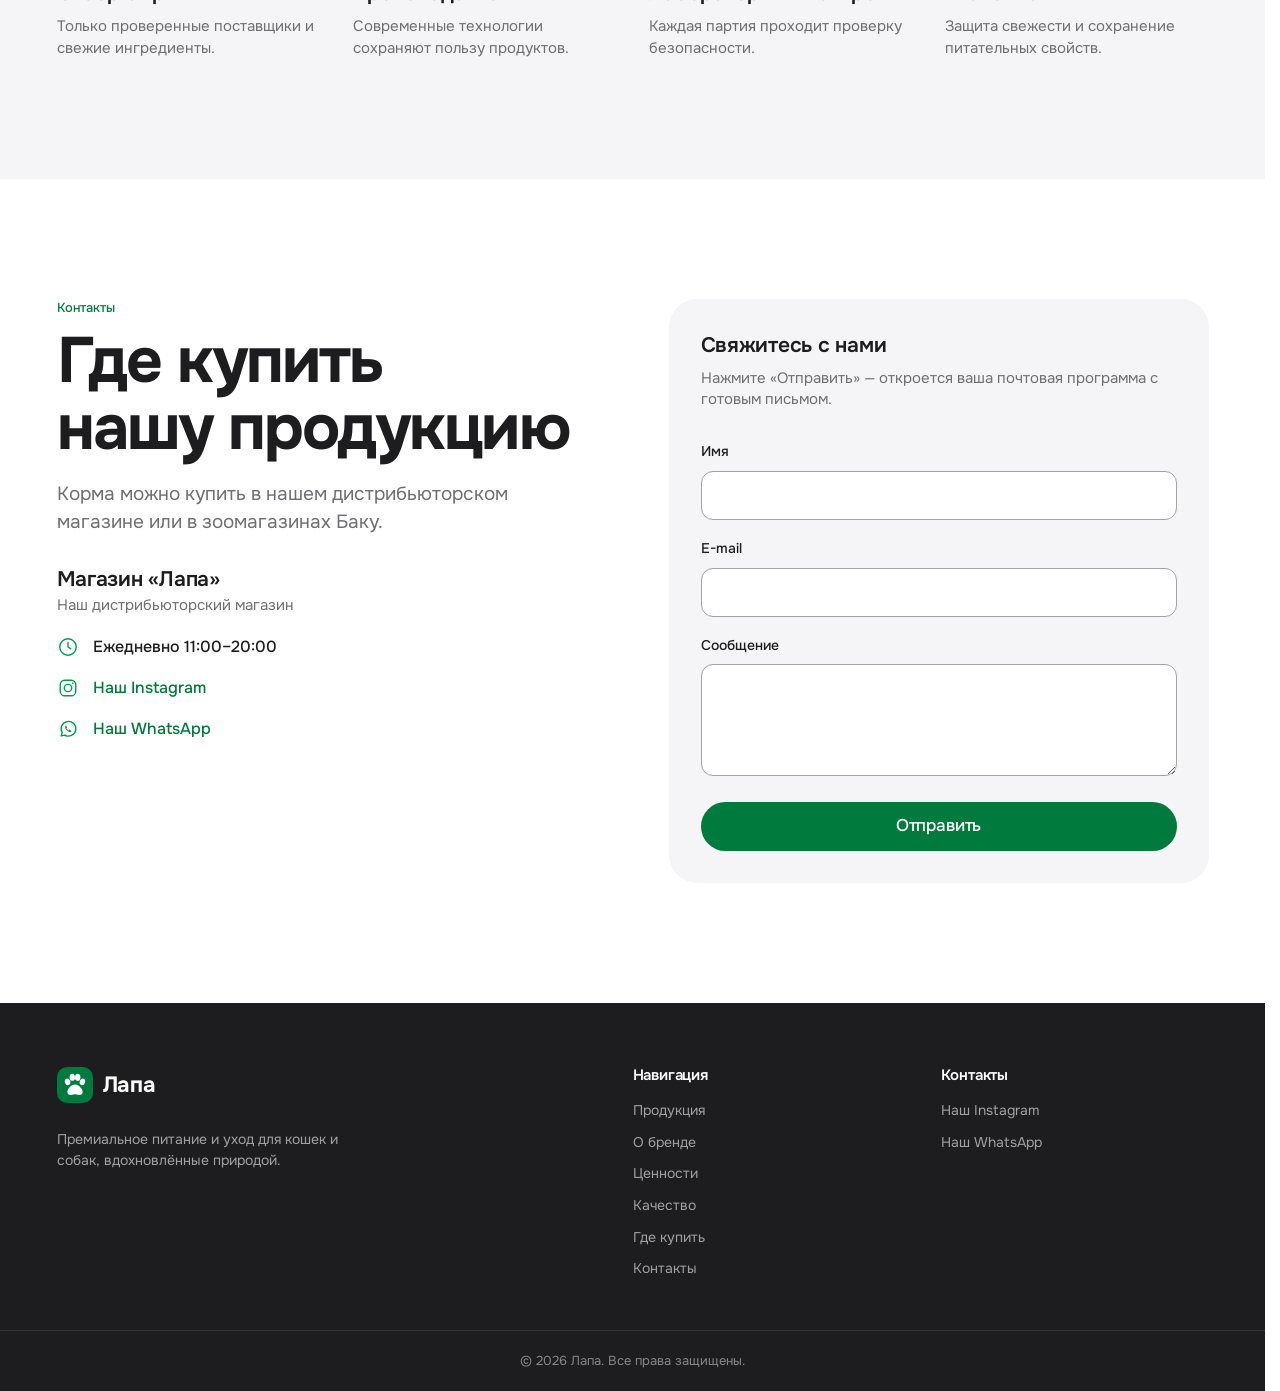
<file: zoo/index.html>
<!DOCTYPE html>
<html lang="ru">
<head>
  <meta charset="UTF-8" />
  <meta name="viewport" content="width=device-width, initial-scale=1.0" />
  <meta name="theme-color" content="#ffffff" />
  <title data-i18n="meta.title">Лапа — премиальное питание для кошек и собак</title>
  <meta name="description" data-i18n="meta.description" content="Премиальные корма, уход и игрушки для кошек и собак: Лапа, Araton, Tauro Pro Line и Misoko." />
  <link rel="preconnect" href="https://fonts.googleapis.com" />
  <link rel="preconnect" href="https://fonts.gstatic.com" crossorigin />
  <link href="https://fonts.googleapis.com/css2?family=Onest:wght@400;500;600;700&display=swap" rel="stylesheet" />
  <link rel="stylesheet" href="css/tokens.css?v=17" />
  <link rel="stylesheet" href="css/spring.css?v=17" />
  <link rel="stylesheet" href="css/styles.css?v=17" />
  <link rel="stylesheet" href="css/home.css?v=17" />
  <link rel="stylesheet" href="css/mobile.css?v=17" />
  <link rel="stylesheet" href="css/mobile-home.css?v=17" />
  <link rel="stylesheet" href="css/motion-home.css?v=17" />
  <link rel="stylesheet" href="css/feed-calc.css?v=17" />
  <link rel="icon" href="assets/favicon.svg" type="image/svg+xml" />
</head>
<body class="page-enter home">
  <a class="skip-link" href="#main" data-i18n="home.skip">Перейти к содержанию</a>

  <!-- ===== Header ===== -->
  <header class="header" id="header">
    <div class="container header__inner">
      <a href="index.html" class="logo" aria-label="Лапа">
        <svg class="logo__mark" viewBox="0 0 32 32" width="36" height="36" aria-hidden="true"><rect width="32" height="32" rx="9" class="logo__badge"/><g fill="#fff"><ellipse cx="9.4" cy="13.2" rx="2.4" ry="3" transform="rotate(-18 9.4 13.2)"/><ellipse cx="13.6" cy="9.2" rx="2.4" ry="3.1" transform="rotate(-6 13.6 9.2)"/><ellipse cx="18.4" cy="9.2" rx="2.4" ry="3.1" transform="rotate(6 18.4 9.2)"/><ellipse cx="22.6" cy="13.2" rx="2.4" ry="3" transform="rotate(18 22.6 13.2)"/><path d="M16 15.6c-3.5 0-6.8 4-6.8 6.7 0 1.9 1.6 2.9 3.4 2.6 1.2-.2 2.3-.7 3.4-.7s2.2.5 3.4.7c1.8.3 3.4-.7 3.4-2.6 0-2.7-3.3-6.7-6.8-6.7z"/></g></svg><span class="logo__text">Лапа</span>
      </a>

      <nav class="nav" id="nav" aria-label="Main">
        <a href="products.html" class="nav__link" data-i18n="nav.products">Продукция</a>
        <a href="#about" class="nav__link" data-i18n="nav.about">О бренде</a>
        <a href="#values" class="nav__link" data-i18n="nav.values">Ценности</a>
        <a href="#quality" class="nav__link" data-i18n="nav.quality">Качество</a>
        <a href="#stores" class="nav__link" data-i18n="nav.stores">Где купить</a>
        <a href="#contact" class="nav__link" data-i18n="nav.contact">Контакты</a>
        <div class="nav-extra">
          <a class="btn btn--primary nav-extra__cta" href="products.html"><span data-i18n="home.hero.cta">Смотреть каталог</span></a>
          <div class="nav-lang" role="group" aria-label="Выбор языка" data-i18n-aria="a11y.lang"><button type="button" class="nav-lang__btn" data-lang-pick="az" lang="az" aria-pressed="false">AZ</button><button type="button" class="nav-lang__btn" data-lang-pick="ru" lang="ru" aria-pressed="true">RU</button><button type="button" class="nav-lang__btn" data-lang-pick="en" lang="en" aria-pressed="false">EN</button></div>
        </div>
      </nav>

      <div class="header__actions">
        <a class="hdr-ico" href="https://www.instagram.com/" target="_blank" rel="noopener" aria-label="Instagram" title="Instagram"><svg viewBox="0 0 24 24" aria-hidden="true"><rect x="3.5" y="3.5" width="17" height="17" rx="5"/><circle cx="12" cy="12" r="4"/><circle cx="17.3" cy="6.7" r="0.9" class="dot"/></svg></a>
        <a class="hdr-ico" href="https://www.whatsapp.com/" target="_blank" rel="noopener" aria-label="WhatsApp" title="WhatsApp"><svg viewBox="0 0 24 24" aria-hidden="true"><path d="M4.5 19.5l1.2-3.6A8 8 0 1 1 8.4 18.6z"/><path d="M9.2 8.6c.2-.4.6-.4.9-.2l.8 1.6c.1.3 0 .5-.2.7l-.5.5c.5 1 1.3 1.9 2.4 2.4l.5-.5c.2-.2.5-.3.7-.2l1.6.8c.3.2.3.6 0 .9-.5.7-1.3 1-2.1.7a8 8 0 0 1-4.4-4.4c-.3-.8 0-1.6.3-2.3z" class="dot"/></svg></a>
        <div class="lang" id="lang">
          <button class="lang__current" id="langBtn" type="button" aria-expanded="false" aria-controls="langMenu">
            <span id="langLabel">RU</span>
            <svg width="12" height="12" viewBox="0 0 12 12" aria-hidden="true"><path d="M2 4l4 4 4-4" stroke="currentColor" stroke-width="1.6" fill="none" stroke-linecap="round" stroke-linejoin="round"/></svg>
          </button>
          <ul class="lang__menu" id="langMenu">
            <li><button type="button" data-lang="az" lang="az">AZ — Azərbaycan</button></li>
            <li><button type="button" data-lang="ru" lang="ru">RU — Русский</button></li>
            <li><button type="button" data-lang="en" lang="en">EN — English</button></li>
          </ul>
        </div>
        <button class="burger" id="burger" type="button" aria-label="Menu" aria-controls="nav" aria-expanded="false" data-i18n-aria="home.menu">
          <span></span><span></span><span></span>
        </button>
      </div>
    </div>
  </header>

  <div id="npLive" class="sr-only" aria-live="polite"></div>

  <main id="main" tabindex="-1">
    <!-- ===== 1. Hero ===== -->
    <section class="hero hero--home" id="home" aria-labelledby="heroTitle">
      <div class="hero-bg" id="heroBg">
        <img src="assets/pets-1.jpg" class="hero-bg__slide" alt="" aria-hidden="true" fetchpriority="high" decoding="async" />
        <img src="assets/pets-2.jpg" class="hero-bg__slide" alt="" aria-hidden="true" loading="lazy" decoding="async" />
        <img src="assets/pets-3.jpg" class="hero-bg__slide" alt="" aria-hidden="true" loading="lazy" decoding="async" />
      </div>
      <div class="hero-bg__scrim" aria-hidden="true"></div>

      <div class="container hero-home__inner">
        <div class="hero-home__content">
          <p class="hero-home__eyebrow" data-i18n="hero.badge">Премиум-питание</p>
          <h1 class="hero-home__title" id="heroTitle" data-mh-lines="hero" data-i18n="hero.title">Здоровое питание для вашего любимца</h1>
          <p class="hero-home__text" data-i18n="hero.text">Натуральные ингредиенты и сбалансированные формулы для кошек и собак любого возраста.</p>
          <div class="hero-home__actions">
            <a href="products.html" class="btn btn--primary" data-i18n="home.hero.cta">Смотреть каталог</a>
            <a href="#coat" class="hero-home__link"><span data-i18n="home.hero.cta2">Подобрать по окрасу</span> <span aria-hidden="true">›</span></a>
          </div>

          <nav class="intents" aria-labelledby="intentsLabel">
            <p class="intents__label" id="intentsLabel" data-i18n="home.intent.label">Быстрый выбор</p>
            <ul class="intents__list">
              <li><a class="intent" href="products.html#q=Sterilised" data-i18n="home.intent.steril">Для стерилизованных кошек</a></li>
              <li><a class="intent" href="products.html#q=Detangling" data-i18n="home.intent.mats">От колтунов</a></li>
              <li><a class="intent" href="products.html#q=Grain%20Free" data-i18n="home.intent.grain">Беззерновой корм</a></li>
              <li><a class="intent" href="products.html#brand=misoko" data-i18n="home.intent.misoko">Игрушки Misoko</a></li>
            </ul>
          </nav>
        </div>

        <dl class="hero-stats" data-mh-count>
          <div class="hero-stats__item"><dt data-i18n="home.stat.brands.n">4</dt><dd data-i18n="home.stat.brands">бренда</dd></div>
          <div class="hero-stats__item"><dt data-i18n="home.stat.products.n">260+</dt><dd data-i18n="home.stat.products">товаров в каталоге</dd></div>
          <div class="hero-stats__item"><dt>2004</dt><dd data-i18n="home.stat.since">год открытия фабрики</dd></div>
        </dl>
      </div>

      <div class="hero-home__controls">
        <button class="hero-ctl" id="heroPrev" type="button" aria-label="Предыдущее фото" data-i18n-aria="home.hero.prev">
          <svg width="18" height="18" viewBox="0 0 18 18" aria-hidden="true"><path d="M11 4L6 9l5 5" fill="none" stroke="currentColor" stroke-width="1.8" stroke-linecap="round" stroke-linejoin="round"/></svg>
        </button>
        <button class="hero-ctl" id="heroNext" type="button" aria-label="Следующее фото" data-i18n-aria="home.hero.next">
          <svg width="18" height="18" viewBox="0 0 18 18" aria-hidden="true"><path d="M7 4l5 5-5 5" fill="none" stroke="currentColor" stroke-width="1.8" stroke-linecap="round" stroke-linejoin="round"/></svg>
        </button>
      </div>
    </section>

    <!-- ===== 2. Coat colour chapter (scene) ===== -->
    <section class="coat" id="coat" data-scene aria-labelledby="coatTitle">
      <div class="container coat__inner">
        <div class="coat__copy">
          <p class="coat__eyebrow">Лапа Superior Care</p>
          <h2 class="coat__title" id="coatTitle" data-i18n="home.coat.title">Цвет шерсти — тоже забота</h2>
          <p class="coat__lead" data-i18n="home.coat.lead">Три линии Superior Care учитывают окрас. Выберите цвет шерсти вашего питомца.</p>

          <fieldset class="coat-seg">
            <legend class="sr-only" data-i18n="home.coat.group">Цвет шерсти</legend>
            <span class="coat-seg__ind" aria-hidden="true"></span>
            <input type="radio" name="coat" id="coatWhite" value="white" checked />
            <label for="coatWhite"><span class="coat-seg__dot coat-seg__dot--white" aria-hidden="true"></span><span data-i18n="home.coat.white">Белая</span></label>
            <input type="radio" name="coat" id="coatRed" value="red" />
            <label for="coatRed"><span class="coat-seg__dot coat-seg__dot--red" aria-hidden="true"></span><span data-i18n="home.coat.red">Рыжая</span></label>
            <input type="radio" name="coat" id="coatDark" value="dark" />
            <label for="coatDark"><span class="coat-seg__dot coat-seg__dot--dark" aria-hidden="true"></span><span data-i18n="home.coat.dark">Тёмная</span></label>
          </fieldset>

          <div class="coat__texts" aria-live="polite">
            <div class="coat__text" data-coat="white"><h3 data-i18n="coat.white.title">Для светлой и белой шерсти</h3><p data-i18n="coat.white.desc">Формулы White Cats / White Dogs с белой рыбой, лососем и крилем — против слёзных дорожек, для чистой светлой шерсти.</p></div>
            <div class="coat__text" data-coat="red"><h3 data-i18n="coat.red.title">Для рыжей и коричневой шерсти</h3><p data-i18n="coat.red.desc">Линия Red Coat / Red Cats с комплексом RCE — подчёркивает насыщенность рыжего и коричневого окраса.</p></div>
            <div class="coat__text" data-coat="dark"><h3 data-i18n="coat.dark.title">Для чёрной и тёмной шерсти</h3><p data-i18n="coat.dark.desc">Линия Dark Coat / Dark Cats с комплексом DCE — сохраняет глубокий тёмный и чёрный окрас.</p></div>
          </div>

          <a class="btn btn--primary coat__cta" href="products.html#brand=np"><span data-i18n="home.coat.cta">Смотреть линейку</span> <span aria-hidden="true">›</span></a>
        </div>

        <div class="coat__stage" aria-hidden="true">
          <div class="coat__glow"></div>
          <figure class="coat__pack" data-coat="white">
            <img class="coat__cat" src="assets/products/cat-sc-light.png" alt="" width="600" height="600" loading="lazy" />
            <img class="coat__dog" src="assets/products/scp-dog-white.webp" alt="" width="700" height="700" loading="lazy" />
          </figure>
          <figure class="coat__pack" data-coat="red">
            <img class="coat__cat" src="assets/products/cat-sc-brown.png" alt="" width="600" height="600" loading="lazy" />
            <img class="coat__dog" src="assets/products/scp-dog-red.webp" alt="" width="700" height="700" loading="lazy" />
          </figure>
          <figure class="coat__pack" data-coat="dark">
            <img class="coat__cat" src="assets/products/cat-sc-dark.png" alt="" width="600" height="600" loading="lazy" />
            <img class="coat__dog" src="assets/products/scp-dog-dark.webp" alt="" width="700" height="700" loading="lazy" />
          </figure>
        </div>
      </div>
    </section>

    <!-- ===== 3. Four brands ===== -->
    <section class="section lineup" id="brands" aria-labelledby="brandsTitle">
      <div class="container">
        <div class="home-head">
          <p class="home-head__tag" data-reveal data-i18n="products.tag">Наша продукция</p>
          <h2 class="home-head__title" id="brandsTitle" data-mh-lines data-i18n="home.brands.title">Четыре бренда</h2>
        </div>
        <ul class="lineup__grid">
          <li data-reveal><a class="tile tile--np" href="products.html#brand=np">
            <span class="tile__name">Лапа</span>
            <span class="tile__line" data-i18n="home.brands.np">Корма и витамины для кошек и собак</span>
            <img class="tile__img" src="assets/products/cat-sc-light.png" alt="" width="600" height="600" loading="lazy" />
          </a></li>
          <li data-reveal><a class="tile tile--araton" href="products.html#brand=araton">
            <span class="tile__name">Araton</span>
            <span class="tile__line" data-i18n="home.brands.araton">Сбалансированные корма на каждый день</span>
            <img class="tile__img" src="assets/products/art-cat-kitten.png" alt="" loading="lazy" />
          </a></li>
          <li data-reveal><a class="tile tile--tpl" href="products.html#brand=tpl">
            <span class="tile__name">Tauro Pro Line</span>
            <span class="tile__line" data-i18n="home.brands.tpl">Профессиональный груминг</span>
            <img class="tile__img" src="assets/products/tpl-pn-5in1.webp" alt="" loading="lazy" />
          </a></li>
          <li data-reveal><a class="tile tile--misoko" href="products.html#brand=misoko">
            <span class="tile__name">Misoko</span>
            <span class="tile__line" data-i18n="home.brands.misoko">Игрушки и аксессуары</span>
            <img class="tile__img" src="assets/products/misoko-beimr01182.webp" alt="" loading="lazy" />
          </a></li>
        </ul>
      </div>
    </section>

    <!-- ===== 3b. Categories: deep links into catalogue sections (#brand=…&sec=…) ===== -->
    <section class="section cats" id="cats" aria-labelledby="catsTitle">
      <div class="container">
        <div class="home-head cats__head">
          <p class="home-head__tag" data-reveal data-i18n="home.cats.tag">Каталог</p>
          <h2 class="home-head__title" id="catsTitle" data-mh-lines data-i18n="home.cats.title">Категории</h2>
          <a class="cats__all" data-reveal href="products.html"><span data-i18n="home.cats.all">Весь каталог</span> <span aria-hidden="true">›</span></a>
        </div>
        <ul class="cats__grid">
          <li data-reveal><a class="cat-tile" href="products.html#brand=np&amp;sec=dry">
            <img class="cat-tile__img" src="assets/products/dog-wd-adult-salmon.webp" alt="" width="200" height="200" loading="lazy" decoding="async" />
            <span class="cat-tile__text"><span class="cat-tile__name" data-i18n="home.cats.dry">Сухой корм</span><span class="cat-tile__brand">Лапа</span></span>
          </a></li>
          <li data-reveal><a class="cat-tile" href="products.html#brand=np&amp;sec=wet">
            <img class="cat-tile__img" src="assets/products/cat-can-whitefish.webp" alt="" width="200" height="200" loading="lazy" decoding="async" />
            <span class="cat-tile__text"><span class="cat-tile__name" data-i18n="home.cats.wet">Влажный корм</span><span class="cat-tile__brand">Лапа</span></span>
          </a></li>
          <li data-reveal><a class="cat-tile" href="products.html#brand=np&amp;sec=treats">
            <img class="cat-tile__img" src="assets/products/cat-snack-urinary.webp" alt="" width="200" height="200" loading="lazy" decoding="async" />
            <span class="cat-tile__text"><span class="cat-tile__name" data-i18n="home.cats.treats">Лакомства</span><span class="cat-tile__brand">Лапа</span></span>
          </a></li>
          <li data-reveal><a class="cat-tile" href="products.html#brand=np&amp;sec=vet">
            <img class="cat-tile__img" src="assets/products/scvet-derma.webp" alt="" width="200" height="200" loading="lazy" decoding="async" />
            <span class="cat-tile__text"><span class="cat-tile__name" data-i18n="home.cats.vet">Ветеринарная диета</span><span class="cat-tile__brand">Лапа</span></span>
          </a></li>
          <li data-reveal><a class="cat-tile" href="products.html#brand=tpl&amp;sec=coat">
            <img class="cat-tile__img" src="assets/products/tpl-un-volume.webp" alt="" width="200" height="200" loading="lazy" decoding="async" />
            <span class="cat-tile__text"><span class="cat-tile__name" data-i18n="home.cats.coat">Уход за шерстью</span><span class="cat-tile__brand">Tauro Pro Line</span></span>
          </a></li>
          <li data-reveal><a class="cat-tile" href="products.html#brand=misoko&amp;sec=soft">
            <img class="cat-tile__img" src="assets/products/misoko-beimr01182.webp" alt="" width="200" height="200" loading="lazy" decoding="async" />
            <span class="cat-tile__text"><span class="cat-tile__name" data-i18n="home.cats.toys">Мягкие игрушки</span><span class="cat-tile__brand">Misoko</span></span>
          </a></li>
        </ul>
      </div>
    </section>

    <!-- ===== Калькулятор кормления (js/feed-calc.js) ===== -->
    <section class="section feedcalc" id="feeding" aria-labelledby="feedTitle">
      <div class="container">
        <div class="home-head">
          <p class="home-head__tag" data-reveal data-i18n="home.feed.tag">Калькулятор</p>
          <h2 class="home-head__title" id="feedTitle" data-i18n="home.feed.title">Сколько корма нужно?</h2>
        </div>
        <div data-feed-calc></div>
      </div>
    </section>

    <!-- ===== 4. About NP: values / history / ambassadors / FAQ ===== -->
    <section class="section home-values" id="values" aria-labelledby="valuesTitle">
      <div class="container">
        <div class="home-head home-head--center">
          <p class="home-head__tag" data-reveal data-i18n="brand.tag">Узнайте больше</p>
          <h2 class="home-head__title" id="valuesTitle" data-mh-lines data-i18n="brand.title">О «Лапе»</h2>
        </div>

        <div class="tabs" role="tablist" aria-labelledby="valuesTitle">
          <button class="brand-tab is-active" type="button" role="tab" id="tab-values" aria-controls="panel-values" aria-selected="true" data-tab="values" data-i18n="tab.values">Ценности</button>
          <button class="brand-tab" type="button" role="tab" id="tab-history" aria-controls="panel-history" aria-selected="false" tabindex="-1" data-tab="history" data-i18n="tab.history">История</button>
          <button class="brand-tab" type="button" role="tab" id="tab-ambassadors" aria-controls="panel-ambassadors" aria-selected="false" tabindex="-1" data-tab="ambassadors" data-i18n="tab.ambassadors">Послы</button>
          <button class="brand-tab" type="button" role="tab" id="tab-faq" aria-controls="panel-faq" aria-selected="false" tabindex="-1" data-tab="faq" data-i18n="tab.faq">Вопросы</button>
        </div>

        <div class="brand-panels">
          <div class="brand-panel is-active" data-panel="values" id="panel-values" role="tabpanel" aria-labelledby="tab-values" tabindex="0">
            <div class="values__grid">
              <article class="value-card">
                <svg class="value-card__icon" viewBox="0 0 32 32" aria-hidden="true"><circle cx="10" cy="11" r="3"/><circle cx="22" cy="11" r="3"/><circle cx="6" cy="18" r="2.5"/><circle cx="26" cy="18" r="2.5"/><path d="M16 16c-4 0-7 5-7 8 0 2 2 3 4 2.5s4-.5 6 0 4-.5 4-2.5c0-3-3-8-7-8z"/></svg>
                <h3 data-i18n="values.v1.title">Питание и уход</h3>
                <p data-i18n="values.v1.text">Здоровье питомца — это 80% сбалансированного питания и 20% ежедневного и ветеринарного ухода.</p>
              </article>
              <article class="value-card">
                <svg class="value-card__icon" viewBox="0 0 32 32" aria-hidden="true"><path d="M16 4l10 6v12l-10 6-10-6V10z"/><path d="M16 4v24M6 10l20 12M26 10L6 22"/></svg>
                <h3 data-i18n="values.v2.title">MicroZeoGen — инновация от природы</h3>
                <p data-i18n="values.v2.text">Все продукты дополнены природным минералом MicroZeoGen (клиноптилолит): он впитывает токсины и примеси, поддерживая здоровье и жизнеспособность питомца.</p>
              </article>
              <article class="value-card">
                <svg class="value-card__icon" viewBox="0 0 32 32" aria-hidden="true"><path d="M16 28V12"/><path d="M16 18c-5 0-8-3-9-8 5 0 8 3 9 8zM16 14c4 0 7-3 8-7-4 0-7 3-8 7z"/></svg>
                <h3 data-i18n="values.v3.title">Без зерна и пшеницы</h3>
                <p data-i18n="values.v3.text">Первый ингредиент — животный белок: мясо, рыба или личинки насекомых. Без злаков и пшеницы, подходит питомцам с чувствительным пищеварением.</p>
              </article>
              <article class="value-card">
                <svg class="value-card__icon" viewBox="0 0 32 32" aria-hidden="true"><circle cx="16" cy="16" r="11"/><path d="M5 16h22M16 5c3 3 4.5 7 4.5 11S19 24 16 27M16 5c-3 3-4.5 7-4.5 11S13 24 16 27"/></svg>
                <h3 data-i18n="values.v4.title">Забота о планете</h3>
                <p data-i18n="values.v4.text">Корма производятся на «зелёной» энергии (солнце, ветер, вода), с экологичными источниками белка и крилем с сертификатом MSC.</p>
              </article>
            </div>
          </div>

          <div class="brand-panel" data-panel="history" id="panel-history" role="tabpanel" aria-labelledby="tab-history" tabindex="0">
            <p class="brand-intro" data-i18n="brand.hist.intro">Путь «Лапы» — это история инноваций, науки и любви к животным.</p>
            <ul class="timeline">
              <li data-i18n="brand.hist.m1">2004 — Открытие современной фабрики Akvatera LT в Каунасском крае стало основой нашего качества.</li>
              <li data-i18n="brand.hist.m2">Рождение бренда — Появилась «Лапа»: гармония природы, науки и заботы.</li>
              <li data-i18n="brand.hist.m3">Superior Care — Запуск линии с минералом MicroZeoGen против слёзных дорожек у питомцев со светлым окрасом.</li>
              <li data-i18n="brand.hist.m4">Мировые рынки — Продукция вышла в Азию, США и десятки стран; Akvatera LT получила звание «Экспортёр года».</li>
              <li data-i18n="brand.hist.m5">Akvatera W — Открытие современного завода влажных кормов на возобновляемой энергии (инвестиции €20 млн).</li>
            </ul>
            <p class="brand-slogan" data-i18n="brand.hist.slogan">Наша миссия неизменна — подарить вам и вашему питомцу больше лет вместе.</p>
          </div>

          <div class="brand-panel" data-panel="ambassadors" id="panel-ambassadors" role="tabpanel" aria-labelledby="tab-ambassadors" tabindex="0">
            <p data-i18n="brand.amb.text">Заводчики, грумеры и шоу-хендлеры по всей Европе и Азии выбирают «Лапу» и Tauro Pro Line.</p>
            <blockquote class="brand-quote" data-i18n="brand.amb.quote">«Лучшее натуральное питание позволило мне и моим клиентам блистать на самых высоких подиумах Европы и Азии» — посол бренда.</blockquote>
          </div>

          <div class="brand-panel" data-panel="faq" id="panel-faq" role="tabpanel" aria-labelledby="tab-faq" tabindex="0">
            <div class="faq">
              <details class="faq__item"><summary data-i18n="brand.faq.q1">Можно ли кормить питомца одним кормом всю жизнь?</summary><div class="faq__a"><div class="faq__in"><p data-i18n="brand.faq.a1">Потребности меняются с возрастом.</p></div></div></details>
              <details class="faq__item"><summary data-i18n="brand.faq.q2">Можно ли смешивать сухой и влажный корм?</summary><div class="faq__a"><div class="faq__in"><p data-i18n="brand.faq.a2">Да.</p></div></div></details>
              <details class="faq__item"><summary data-i18n="brand.faq.q3">Есть ли в кормах искусственные добавки?</summary><div class="faq__a"><div class="faq__in"><p data-i18n="brand.faq.a3">Нет.</p></div></div></details>
              <details class="faq__item"><summary data-i18n="brand.faq.q4">Подходит ли корм чувствительным питомцам?</summary><div class="faq__a"><div class="faq__in"><p data-i18n="brand.faq.a4">Да.</p></div></div></details>
              <details class="faq__item"><summary data-i18n="brand.faq.q5">Как перевести питомца на новый корм?</summary><div class="faq__a"><div class="faq__in"><p data-i18n="brand.faq.a5">Постепенно, за 5–7 дней.</p></div></div></details>
            </div>
          </div>
        </div>
      </div>
    </section>

    <!-- ===== 5. About / proof ===== -->
    <section class="section home-about" id="about" aria-labelledby="aboutTitle">
      <div class="container home-about__inner">
        <figure class="home-about__media">
          <img src="assets/result-maltese.jpg" class="home-about__photo" data-mh-wipe alt="Мальтезе до и после: меньше слёзных дорожек на рационе Superior Care White" data-i18n-alt="home.about.alt" loading="lazy" />
          <figcaption data-reveal data-i18n="home.about.caption">До и после: слёзные дорожки у мальтезе на рационе Superior Care White.</figcaption>
        </figure>
        <div class="home-about__content">
          <p class="home-head__tag" data-reveal data-i18n="about.tag">О бренде</p>
          <h2 class="home-head__title" id="aboutTitle" data-mh-lines data-i18n="about.title">Природа в основе питания</h2>
          <p class="home-about__lead" data-mh-words data-i18n="about.text1">Мы создаём корма, вдохновлённые естественным рационом животных.</p>
          <p data-reveal data-i18n="about.text2">Каждая формула разработана при участии ветеринаров и специалистов по питанию.</p>
          <ul class="home-about__list" data-reveal>
            <li data-i18n="about.li1">Отборное мясо как первый ингредиент</li>
            <li data-i18n="about.li2">Поддержка иммунитета и пищеварения</li>
            <li data-i18n="about.li3">Здоровая кожа и блестящая шерсть</li>
          </ul>
        </div>
      </div>
    </section>

    <!-- ===== 6. Quality ===== -->
    <section class="section home-quality" id="quality" aria-labelledby="qualityTitle">
      <div class="container">
        <div class="home-head home-head--center">
          <p class="home-head__tag" data-reveal data-i18n="quality.tag">Качество</p>
          <h2 class="home-head__title" id="qualityTitle" data-mh-lines data-i18n="quality.title">Как мы заботимся о качестве</h2>
        </div>
        <ol class="journey" data-mh-journey>
          <li class="journey__stop"><span class="journey__num">01</span><h3 data-i18n="quality.s1.title">Отбор сырья</h3><p data-i18n="quality.s1.text">Только проверенные поставщики и свежие ингредиенты.</p></li>
          <li class="journey__stop"><span class="journey__num">02</span><h3 data-i18n="quality.s2.title">Производство</h3><p data-i18n="quality.s2.text">Современные технологии сохраняют пользу продуктов.</p></li>
          <li class="journey__stop"><span class="journey__num">03</span><h3 data-i18n="quality.s3.title">Лабораторный контроль</h3><p data-i18n="quality.s3.text">Каждая партия проходит проверку безопасности.</p></li>
          <li class="journey__stop"><span class="journey__num">04</span><h3 data-i18n="quality.s4.title">Упаковка</h3><p data-i18n="quality.s4.text">Защита свежести и сохранение питательных свойств.</p></li>
        </ol>
      </div>
    </section>

    <!-- ===== 7. Where to buy + contact ===== -->
    <section class="section buy" id="stores" aria-labelledby="storesTitle">
      <div class="container buy__inner" id="contact">
        <div class="buy__info">
          <p class="home-head__tag" data-reveal data-i18n="contact.tag">Контакты</p>
          <h2 class="home-head__title" id="storesTitle" data-mh-lines data-i18n="stores.title">Где купить нашу продукцию</h2>
          <p class="buy__text" data-i18n="stores.text">Корма можно купить в нашем дистрибьюторском магазине или в зоомагазинах Баку.</p>
          <div class="buy__shop" data-reveal>
            <p class="buy__shopName">Магазин «Лапа»</p>
            <p class="buy__shopNote" data-i18n="stores.shop">Наш дистрибьюторский магазин</p>
          </div>
          <ul class="buy__list">
            <li><svg viewBox="0 0 24 24" aria-hidden="true"><circle cx="12" cy="12" r="9"/><path d="M12 7v5l3 2"/></svg><span data-i18n="contact.hours">Ежедневно 11:00–20:00</span></li>
            <li><svg viewBox="0 0 24 24" aria-hidden="true"><rect x="3.5" y="3.5" width="17" height="17" rx="5"/><circle cx="12" cy="12" r="4"/><circle cx="17.3" cy="6.7" r="0.9" class="dot"/></svg><a href="https://www.instagram.com/" target="_blank" rel="noopener" data-i18n="contact.instagram">Наш Instagram</a></li>
            <li><svg viewBox="0 0 24 24" aria-hidden="true"><path d="M4.5 19.5l1.2-3.6A8 8 0 1 1 8.4 18.6z"/><path d="M9.2 8.6c.2-.4.6-.4.9-.2l.8 1.6c.1.3 0 .5-.2.7l-.5.5c.5 1 1.3 1.9 2.4 2.4l.5-.5c.2-.2.5-.3.7-.2l1.6.8c.3.2.3.6 0 .9-.5.7-1.3 1-2.1.7a8 8 0 0 1-4.4-4.4c-.3-.8 0-1.6.3-2.3z" class="dot"/></svg><a href="https://www.whatsapp.com/" target="_blank" rel="noopener" data-i18n="contact.whatsapp">Наш WhatsApp</a></li>
          </ul>
        </div>

        <form class="contact__form buy__form" id="contactForm" aria-labelledby="contactTitle">
          <h3 class="buy__formTitle" id="contactTitle" data-i18n="contact.title">Свяжитесь с нами</h3>
          <p class="buy__hint" id="contactHint" data-i18n="home.contact.hint">Нажмите «Отправить» — откроется ваша почтовая программа с готовым письмом.</p>
          <label for="cfName"><span data-i18n="contact.name">Имя</span></label>
          <input type="text" id="cfName" name="name" autocomplete="name" required />
          <label for="cfEmail"><span data-i18n="contact.email">E-mail</span></label>
          <input type="email" id="cfEmail" name="email" autocomplete="email" inputmode="email" spellcheck="false" required />
          <label for="cfMsg"><span data-i18n="contact.message">Сообщение</span></label>
          <textarea id="cfMsg" name="message" rows="4" required aria-describedby="contactHint"></textarea>
          <button type="submit" class="btn btn--primary" data-i18n="contact.send">Отправить</button>
          <p class="form__ok" id="formOk" role="status" data-i18n="home.contact.ok" hidden>Письмо открыто в вашей почтовой программе — осталось нажать «Отправить».</p>
        </form>
      </div>
    </section>
  </main>

  <!-- ===== Footer ===== -->
  <footer class="footer">
    <div class="container footer__inner">
      <div class="footer__col">
        <a href="index.html" class="logo logo--light" aria-label="Лапа">
          <svg class="logo__mark" viewBox="0 0 32 32" width="36" height="36" aria-hidden="true"><rect width="32" height="32" rx="9" class="logo__badge"/><g fill="#fff"><ellipse cx="9.4" cy="13.2" rx="2.4" ry="3" transform="rotate(-18 9.4 13.2)"/><ellipse cx="13.6" cy="9.2" rx="2.4" ry="3.1" transform="rotate(-6 13.6 9.2)"/><ellipse cx="18.4" cy="9.2" rx="2.4" ry="3.1" transform="rotate(6 18.4 9.2)"/><ellipse cx="22.6" cy="13.2" rx="2.4" ry="3" transform="rotate(18 22.6 13.2)"/><path d="M16 15.6c-3.5 0-6.8 4-6.8 6.7 0 1.9 1.6 2.9 3.4 2.6 1.2-.2 2.3-.7 3.4-.7s2.2.5 3.4.7c1.8.3 3.4-.7 3.4-2.6 0-2.7-3.3-6.7-6.8-6.7z"/></g></svg><span class="logo__text">Лапа</span>
        </a>
        <p data-i18n="footer.about">Премиальное питание и уход для кошек и собак, вдохновлённые природой.</p>
      </div>
      <nav class="footer__col" aria-labelledby="footNav">
        <h2 class="footer__h" id="footNav" data-i18n="footer.nav">Навигация</h2>
        <a href="products.html" data-i18n="nav.products">Продукция</a>
        <a href="#about" data-i18n="nav.about">О бренде</a>
        <a href="#values" data-i18n="nav.values">Ценности</a>
        <a href="#quality" data-i18n="nav.quality">Качество</a>
        <a href="#stores" data-i18n="nav.stores">Где купить</a>
        <a href="#contact" data-i18n="nav.contact">Контакты</a>
      </nav>
      <div class="footer__col">
        <h2 class="footer__h" data-i18n="footer.contacts">Контакты</h2>
        <a href="https://www.instagram.com/" target="_blank" rel="noopener" data-i18n="contact.instagram">Наш Instagram</a>
        <a href="https://www.whatsapp.com/" target="_blank" rel="noopener" data-i18n="contact.whatsapp">Наш WhatsApp</a>
      </div>
    </div>
    <div class="footer__bottom">
      <div class="container">
        <span>© <span id="year"></span> Лапа. <span data-i18n="footer.rights">Все права защищены.</span></span>
      </div>
    </div>
  </footer>

  <script src="js/translations.js?v=17"></script>
  <script src="js/spring.js?v=17"></script>
  <script src="js/home.js?v=17"></script>
  <script src="js/mobile.js?v=17"></script>
  <script src="js/motion-home.js?v=17"></script>
  <script src="js/feed-calc.js?v=18"></script>
  <script src="js/main.js?v=17"></script>
</body>
</html>
</file>
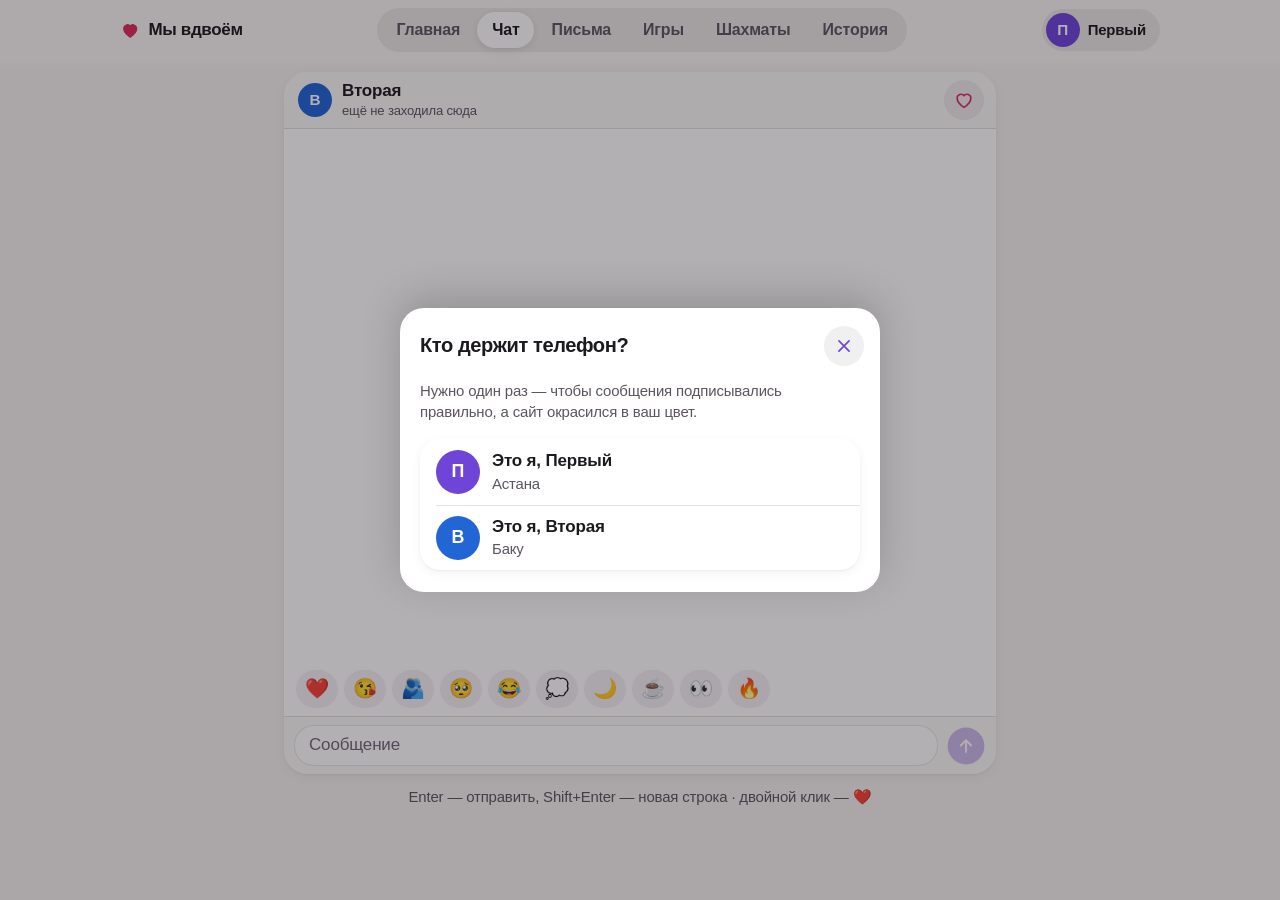
<file: couple/chat.html>
<!DOCTYPE html>
<html lang="ru">
<head>
<meta charset="UTF-8" />
<!-- interactive-widget: просим браузер ужимать страницу под клавиатуру,
     а не накрывать её сверху -->
<meta name="viewport" content="width=device-width, initial-scale=1, interactive-widget=resizes-content" />
<meta name="color-scheme" content="light dark" />
<meta name="theme-color" media="(prefers-color-scheme: light)" content="#f8f6f3" />
<meta name="theme-color" media="(prefers-color-scheme: dark)" content="#18151c" />
<title>Чат · Мы вдвоём</title>
<link rel="icon" href="assets/icon.svg" type="image/svg+xml" />
<link rel="apple-touch-icon" href="assets/apple-touch-icon.png" />
<link rel="stylesheet" href="assets/css/style.css" />
<style>
  :root {
    --bubble-in: #e9e6eb;
    --bubble-in-text: var(--text);
    --chat-bg: var(--surface);
  }
  @media (prefers-color-scheme: dark) {
    :root { --bubble-in: #2a262f; --chat-bg: #121015; }
  }

  .chat-wrap {
    position: relative;              /* якорь для кнопки «вниз» */
    display: flex; flex-direction: column;
    height: min(78vh, 780px);
    padding: 0; overflow: hidden;
    background: var(--chat-bg);
  }

  /* ---------- шапка чата: она же навигация на телефоне ---------- */
  .chat-head {
    position: relative;
    z-index: 3;
    display: flex; align-items: center; gap: 10px;
    padding: 8px 12px 8px 8px;
    padding-top: calc(8px + env(safe-area-inset-top, 0px));
    flex: none;
    background: var(--bar-bg);
    -webkit-backdrop-filter: saturate(180%) blur(20px);
    backdrop-filter: saturate(180%) blur(20px);
    border-bottom: .5px solid var(--sep);
  }
  .chat-head .back { color: var(--accent); margin-right: -4px; }
  .chat-head .back .i { width: 26px; height: 26px; }
  .chat-head .head-text { flex: 1; min-width: 0; }
  .chat-head .name { font-weight: 600; font-size: var(--t-body); line-height: 1.2; }
  .chat-head .sub {
    display: grid;
    font-size: var(--t-foot); color: var(--text-2); line-height: 1.3;
  }
  /* «печатает…» и «был недавно» сменяют друг друга мягко, с размытием */
  .chat-head .sub > span { grid-area: 1 / 1; transition: opacity 200ms ease, filter 200ms ease, transform 240ms var(--ease-out); white-space: nowrap; overflow: hidden; text-overflow: ellipsis; }
  .chat-head .sub .typing-label { color: var(--accent); opacity: 0; filter: blur(3px); transform: translateY(3px); }
  .chat-head .sub.is-typing .typing-label { opacity: 1; filter: none; transform: none; }
  .chat-head .sub.is-typing .seen-label { opacity: 0; filter: blur(3px); transform: translateY(-3px); }
  .chat-head .sub.online .seen-label { color: var(--ok); }
  .chat-head #btn-hug { color: var(--heart); }

  /* ---------- лента ---------- */
  .chat-log {
    flex: 1; overflow-y: auto;
    padding: 14px 12px 8px;
    display: flex; flex-direction: column;
    overscroll-behavior: contain;
    -webkit-overflow-scrolling: touch;
    /* Лента должна уметь вставать в низ мгновенно: иначе она продолжает
       доезжать уже после того, как мы замерили место для вылета сообщения,
       и вылет косит. Плавность там, где нужна, запрашивается в коде. */
    scroll-behavior: auto;
  }
  /* пока сообщений мало, они лежат внизу, а не висят вверху пустого экрана */
  .chat-log::before { content: ''; margin-top: auto; }
  .chat-log::-webkit-scrollbar { width: 7px; }
  .chat-log::-webkit-scrollbar-thumb { background: var(--fill-2); border-radius: 9px; }

  .day-sep {
    align-self: center;
    font-size: var(--t-caption); font-weight: 600; color: var(--text-3);
    padding: 4px 12px;
    margin: 12px 0 6px;
  }

  /* ---------- пузыри ---------- */
  .bubble {
    max-width: min(78%, 520px);
    padding: 8px 13px 7px;
    border-radius: 20px;
    line-height: 1.38;
    font-size: var(--t-body);
    word-wrap: break-word;
    overflow-wrap: anywhere;
    white-space: pre-wrap;
    position: relative;
    margin-top: 2px;
    touch-action: pan-y;            /* вертикальная прокрутка остаётся живой */
    transition: opacity .3s ease;
    /* Анимация висит на .enter, а не на самом пузыре: иначе она
       переигрывалась бы у всей ленты при каждом обновлении. */
  }
  .bubble.enter { animation: bubble-in 480ms var(--spring-soft) both; }
  /* держишь палец — пузырь понемногу вдавливается: скоро откроется меню */
  .bubble.press { animation: hold 460ms cubic-bezier(.2, .8, .2, 1) forwards; }
  @keyframes hold { 0% { transform: none; } 22% { transform: scale(.965); } 100% { transform: scale(.935); } }
  .bubble.unpress { transition: transform var(--release), opacity .3s ease; }
  .bubble.swiping { transition: none; }
  .bubble.releasing { transition: transform 420ms var(--spring); }
  .bubble.flash { animation: flash 1.1s ease; }

  /* сообщения одного человека подряд — слитной группой, как в iMessage */
  .bubble.group-start { margin-top: 10px; }

  .bubble.mine {
    align-self: flex-end;
    background: var(--accent-fill);
    color: #fff;
    transform-origin: bottom right;
  }
  .bubble.mine.group-end { border-bottom-right-radius: 6px; }
  .bubble.theirs {
    align-self: flex-start;
    background: var(--bubble-in);
    color: var(--bubble-in-text);
    transform-origin: bottom left;
  }
  .bubble.theirs.group-end { border-bottom-left-radius: 6px; }

  @keyframes bubble-in {
    from { opacity: 0; transform: translateY(14px) scale(.9); }
  }
  @keyframes flash {
    0%, 100% { box-shadow: 0 0 0 0 transparent; }
    25%      { box-shadow: 0 0 0 4px var(--accent-soft); }
  }

  /* стрелка ответа, проявляется по мере свайпа */
  .bubble .swipe-arrow {
    position: absolute; top: 50%; left: -40px;
    width: 30px; height: 30px; border-radius: 50%;
    display: grid; place-items: center;
    background: var(--fill); color: var(--text-2);
    pointer-events: none;
    opacity: var(--sw, 0);
    transform: translateY(-50%) scale(calc(.5 + var(--sw, 0) * .5));
  }
  .bubble .swipe-arrow .i, .bubble .reply-btn .i { width: 17px; height: 17px; }
  .bubble.theirs .swipe-arrow { left: auto; right: -40px; }

  /* кнопка ответа для мыши */
  .bubble .reply-btn {
    position: absolute; top: 50%; transform: translateY(-50%);
    left: -38px; width: 30px; height: 30px; border-radius: 50%;
    display: grid; place-items: center;
    background: var(--fill); color: var(--text-2);
    opacity: 0; transition: opacity var(--d-fast), transform var(--d-fast) var(--ease-out);
  }
  .bubble.theirs .reply-btn { left: auto; right: -38px; }
  @media (hover: hover) and (pointer: fine) {
    .bubble:hover .reply-btn { opacity: 1; }
    .bubble .reply-btn:hover { transform: translateY(-50%) scale(1.1); color: var(--text); }
  }
  @media (pointer: coarse) { .bubble .reply-btn { display: none; } }

  /* ---------- реакции ---------- */
  .bubble.has-reacts { margin-bottom: 14px; }
  .reacts {
    position: absolute; bottom: -15px;
    display: flex; align-items: center; gap: 1px;
    padding: 2px 6px;
    min-height: 24px;
    border-radius: 999px;
    background: var(--surface);
    box-shadow: 0 0 0 2px var(--chat-bg), var(--shadow-1);
    font-size: .82rem; line-height: 1;
    color: var(--text-2);
    white-space: nowrap;
    cursor: pointer;
  }
  .bubble.mine .reacts { left: 8px; }
  .bubble.theirs .reacts { right: 8px; }
  .reacts .n { font-size: var(--t-caption); font-weight: 600; margin-left: 2px; }
  .reacts.pop { animation: react-pop 520ms var(--spring) both; }
  @keyframes react-pop { from { transform: scale(.3); opacity: 0; } }

  /* двойное касание — сердце вспыхивает на пузыре */
  .heart-pop {
    position: absolute; left: 50%; top: 50%;
    width: 56px; height: 56px; margin: -28px 0 0 -28px;
    color: var(--heart);
    pointer-events: none;
    filter: drop-shadow(0 4px 12px rgba(0, 0, 0, .25));
    animation: heart-pop 760ms var(--ease-out) forwards;
  }
  .heart-pop .i { width: 100%; height: 100%; }
  @keyframes heart-pop {
    0%   { transform: scale(.3); opacity: 0; }
    30%  { transform: scale(1.15); opacity: 1; }
    55%  { transform: scale(1); opacity: 1; }
    100% { transform: scale(1.05) translateY(-18px); opacity: 0; }
  }

  /* ---------- меню сообщения (долгое нажатие) ---------- */
  .menu-veil {
    position: fixed; inset: 0; z-index: 69;
    background: var(--scrim);
    opacity: 0;
    transition: opacity 220ms ease;
  }
  .menu-veil.in { opacity: .7; }
  .msg-menu {
    position: fixed; z-index: 70;
    width: 236px;
    display: flex; flex-direction: column; gap: 8px;
    opacity: 0;
    transform: scale(.88);
    filter: blur(4px);
    transition: opacity 180ms ease, transform 420ms var(--spring-soft), filter 220ms var(--ease-out);
  }
  /* меню «материализуется»: проявляется из размытия, а не просто из прозрачности */
  .msg-menu.in { opacity: 1; transform: none; filter: blur(0); }
  .msg-menu .react-bar {
    display: flex; justify-content: space-between;
    padding: 5px 6px;
    border-radius: 999px;
    background: var(--raised);
    box-shadow: var(--shadow-2);
  }
  .msg-menu .react-bar button {
    width: 36px; height: 36px; border-radius: 50%;
    display: grid; place-items: center;
    font-size: 1.3rem;
    transition: transform var(--release), background-color var(--d-fast);
    --ps: .82;
  }
  .msg-menu .react-bar button[aria-pressed="true"] { background: var(--accent-soft); }
  .msg-menu .react-bar button:nth-child(n) { animation: react-in 420ms var(--spring) both; }
  .msg-menu .react-bar button:nth-child(2) { animation-delay: 25ms; }
  .msg-menu .react-bar button:nth-child(3) { animation-delay: 50ms; }
  .msg-menu .react-bar button:nth-child(4) { animation-delay: 75ms; }
  .msg-menu .react-bar button:nth-child(5) { animation-delay: 100ms; }
  .msg-menu .react-bar button:nth-child(6) { animation-delay: 125ms; }
  @keyframes react-in { from { transform: scale(.4) translateY(6px); opacity: 0; } }

  .msg-menu .actions {
    border-radius: 16px;
    background: var(--raised);
    box-shadow: var(--shadow-2);
    overflow: hidden;
  }
  .msg-menu .actions button {
    position: relative;
    display: flex; align-items: center; justify-content: space-between; gap: 12px;
    width: 100%; min-height: 46px; padding: 10px 16px;
    font-size: var(--t-body);
    text-align: left;
    transition: background var(--d-fast);
  }
  .msg-menu .actions button + button::before {
    content: ''; position: absolute; top: 0; left: 0; right: 0; height: .5px; background: var(--sep);
  }
  .msg-menu .actions button { transition: background-color 320ms ease; }
  .msg-menu .actions button.is-pressed { transform: none; background: var(--fill); transition-duration: 0s !important; }
  .msg-menu .actions button .i { width: 20px; height: 20px; color: var(--text-2); }
  .msg-menu .actions button.danger, .msg-menu .actions button.danger .i { color: var(--danger); }
  @media (hover: hover) and (pointer: fine) {
    .msg-menu .actions button:hover { background: var(--fill); }
    .msg-menu .react-bar button:hover { background: var(--fill); }
  }

  .bubble.menu-open { transform: scale(1.03); transition: transform 460ms var(--spring); }
  .bubble.edited-flash { animation: edited 1s ease; }
  @keyframes edited {
    0%, 100% { box-shadow: 0 0 0 0 transparent; }
    30%      { box-shadow: 0 0 0 3px var(--accent-soft); }
  }

  /* на телефоне гасим системное выделение — оно спорит с долгим нажатием.
     Скопировать текст можно из того же меню. */
  @media (pointer: coarse) {
    .bubble { -webkit-touch-callout: none; user-select: none; -webkit-user-select: none; }
  }

  .bubble .edited { opacity: .75; margin-right: 2px; }

  /* цитата внутри пузыря */
  .quote {
    display: block; cursor: pointer;
    margin: 0 -4px 6px; padding: 6px 10px;
    border-radius: 12px;
    background: rgba(0, 0, 0, .14);
    font-size: var(--t-sub); line-height: 1.3;
    transition: background var(--d-fast);
  }
  .bubble.theirs .quote { background: rgba(0, 0, 0, .06); }
  @media (prefers-color-scheme: dark) { .bubble.theirs .quote { background: rgba(255, 255, 255, .07); } }
  .quote .q-who { display: block; font-weight: 700; font-size: var(--t-foot); }
  .bubble.theirs .quote .q-who { color: var(--accent); }
  .quote .q-text { display: block; opacity: .82; white-space: nowrap; overflow: hidden; text-overflow: ellipsis; }

  .bubble .meta {
    display: flex; align-items: center; justify-content: flex-end; gap: 3px;
    font-size: .64rem; opacity: .72; margin-top: 2px;
    font-variant-numeric: tabular-nums;
  }
  .bubble.theirs .meta { justify-content: flex-start; }
  .bubble .tick { display: inline-grid; place-items: center; width: 14px; height: 14px; }
  .bubble .tick .i { width: 14px; height: 14px; stroke-width: 2.4; }

  /* отправляется — пузырь чуть бледнее, часики вместо галочки */
  .bubble.pending { opacity: .62; }
  .bubble.pending .tick { animation: tick-spin 1.4s linear infinite; }
  .bubble .tick.pop { animation: tick-pop 460ms var(--spring) both; }
  @keyframes tick-spin { to { transform: rotate(360deg); } }
  @keyframes tick-pop { from { transform: scale(.2); opacity: 0; } }

  .bubble.big-emoji {
    font-size: 2.8rem; line-height: 1.12;
    background: none !important;
    padding: 2px 4px;
  }
  .bubble.big-emoji.enter { animation: emoji-pop 560ms var(--spring) both; }
  .bubble.big-emoji .meta { font-size: .62rem; color: var(--text-3); opacity: 1; }
  @keyframes emoji-pop { from { opacity: 0; transform: scale(.4) rotate(-10deg); } }

  /* ---------- «печатает» ---------- */
  .typing {
    align-self: flex-start; display: flex; gap: 4px;
    padding: 12px 14px; margin-top: 8px;
    border-radius: 20px; border-bottom-left-radius: 6px;
    background: var(--bubble-in);
    animation: bubble-in 380ms var(--spring-soft) both;
  }
  .typing i {
    width: 7px; height: 7px; border-radius: 50%; background: var(--text-3);
    animation: dot 1.2s infinite ease-in-out;
  }
  .typing i:nth-child(2) { animation-delay: .16s; }
  .typing i:nth-child(3) { animation-delay: .32s; }
  @keyframes dot { 0%, 60%, 100% { opacity: .35; transform: none; } 30% { opacity: 1; transform: translateY(-3px); } }

  /* ---------- кнопка «вниз» ---------- */
  .jump {
    position: absolute; right: 12px; bottom: 84px; z-index: 6;
    display: flex; align-items: center; gap: 4px;
    height: 40px; min-width: 40px; padding: 0 10px;
    border-radius: 999px;
    background: var(--bar-bg);
    -webkit-backdrop-filter: saturate(180%) blur(20px);
    backdrop-filter: saturate(180%) blur(20px);
    box-shadow: var(--shadow-2), inset 0 0 0 .5px var(--sep);
    color: var(--text);
    font-size: var(--t-foot); font-weight: 700;
    animation: jump-in 360ms var(--spring) both;
    transition: transform var(--release);
    --ps: .88;
  }
  .jump .i { width: 20px; height: 20px; }
  @keyframes jump-in { from { opacity: 0; transform: translateY(12px) scale(.8); } }
  .jump .n {
    background: var(--heart); color: #fff;
    border-radius: 999px; padding: 2px 7px; font-size: var(--t-caption);
  }

  /* ---------- ввод ---------- */
  .quick {
    display: flex; gap: 6px; padding: 0 12px 8px; flex: none;
    flex-wrap: nowrap; overflow-x: auto; overflow-y: hidden; scrollbar-width: none;
    mask-image: linear-gradient(90deg, #000 calc(100% - 24px), transparent);
    -webkit-mask-image: linear-gradient(90deg, #000 calc(100% - 24px), transparent);
  }
  .quick::-webkit-scrollbar { display: none; }
  .quick button {
    flex: none;
    width: 42px; height: 38px;
    border-radius: 999px;
    background: var(--fill);
    font-size: 1.15rem; line-height: 1;
    transition: transform var(--release), background-color var(--d-fast);
    --ps: .84;
  }
  /* эмодзи из быстрой панели «подпрыгивает», уходя в поле ввода */
  .quick button.hop { animation: hop 520ms var(--spring) both; }
  @keyframes hop { 0% { transform: scale(.84); } 45% { transform: translateY(-6px) scale(1.12); } 100% { transform: none; } }

  /* панель «отвечаю на…» — выезжает над полем ввода */
  .reply-bar {
    flex: none; overflow: hidden;
    display: flex; align-items: center; gap: 10px;
    padding: 0 12px 0 16px;
    max-height: 0; opacity: 0;
    transition: max-height 280ms var(--ease-out), opacity 200ms ease, padding 280ms var(--ease-out);
  }
  .reply-bar.show { max-height: 64px; opacity: 1; padding-top: 8px; padding-bottom: 4px; }
  .reply-bar .rb-icon { color: var(--accent); flex: none; }
  .reply-bar .rb-icon .i { width: 20px; height: 20px; }
  .reply-bar .rb-body { flex: 1; min-width: 0; }
  .reply-bar .rb-who { font-size: var(--t-foot); font-weight: 700; color: var(--accent); }
  .reply-bar .rb-text { font-size: var(--t-sub); color: var(--text-2); white-space: nowrap; overflow: hidden; text-overflow: ellipsis; }
  .reply-bar .rb-close { width: 32px; height: 32px; color: var(--text-3); }
  .reply-bar .rb-close .i { width: 18px; height: 18px; }

  .chat-form {
    flex: none;
    display: flex; gap: 8px; align-items: flex-end;
    padding: 8px 10px;
    padding-bottom: calc(8px + env(safe-area-inset-bottom, 0px));
    border-top: .5px solid var(--sep);
    background: var(--bar-bg);
  }
  .chat-form textarea {
    flex: 1; min-height: 40px; max-height: 128px;
    border-radius: 20px; padding: 8px 14px; resize: none;
    line-height: 1.35;
    background: var(--surface);
    border: .5px solid var(--sep);
    transition: height .18s var(--ease-out), border-color var(--d-fast);
  }
  .chat-form textarea:focus { border-color: var(--accent); }
  .send-btn {
    flex: none; width: 40px; height: 40px; border-radius: 50%;
    color: #fff;
    background: var(--accent-fill);
    display: grid; place-items: center;
    position: relative;
    transition: transform var(--release), opacity var(--d-fast), background-color var(--d-fast);
  }
  .send-btn .i { width: 22px; height: 22px; }
  .send-btn.empty { opacity: .35; transform: scale(.92); }
  /* Кнопка не улетает сама — она отдаёт отдачу и пускает кольцо,
     а путешествует пузырь, который из неё выходит. */
  .send-btn.launch { animation: launch 440ms var(--ease-out); }
  @keyframes launch {
    0%   { transform: none; }
    26%  { transform: scale(.82); }
    62%  { transform: scale(1.08); }
    100% { transform: none; }
  }
  .send-btn::after {
    content: ''; position: absolute; inset: -2px;
    border-radius: 50%; border: 2px solid var(--accent);
    opacity: 0; pointer-events: none;
  }
  .send-btn.launch::after { animation: send-ring 560ms var(--ease-out); }
  @keyframes send-ring {
    0%   { opacity: .7; transform: scale(.9); }
    100% { opacity: 0;  transform: scale(2); }
  }
  .send-btn { --ps: .84; }
  .send-btn.empty.is-pressed { transform: scale(.8); }

  .empty-note { text-align: center; color: var(--text-2); margin: auto; padding: 30px; line-height: 1.6; }
  .empty-note .ava { margin: 0 auto 12px; }

  .chat-note { text-align: center; margin-top: 12px; }

  @media (min-width: 721px) {
    .chat-head .back { display: none; }
    .chat-head { padding-left: 14px; }
    .chat-wrap { border-radius: 24px; box-shadow: var(--shadow-1); }
    .shell { padding-bottom: 40px; }
  }

  /* ============================================================
     Телефон: чат становится приложением на весь экран.
     Страница не скроллится, высота берётся из visualViewport —
     иначе при открытой клавиатуре поле ввода уезжает под неё.
     ============================================================ */
  @media (max-width: 720px) {
    html, body { height: 100%; overflow: hidden; overscroll-behavior: none; }
    .shell { padding: 0; }
    /* шапка сайта не нужна: её роль играет шапка чата со стрелкой «назад» */
    .topbar { display: none; }

    /* Ключевое: высота окна чата постоянна, под клавиатуру мы его
       СДВИГАЕМ. Раньше менялась высота — а это пересчёт всей раскладки
       на каждое событие, отсюда и рывки. Сдвиг же считает видеокарта. */
    /* По умолчанию БЕЗ перехода: пока Safari анимирует клавиатуру,
       он шлёт события каждый кадр, и окно должно идти ровно за ней.
       Класс kb-anim включает доводку для одиночного скачка. */
    .chat-wrap {
      transform: translateY(var(--shift, 0px));
      will-change: transform;
    }
    body.kb-anim .chat-wrap {
      transition: transform .3s cubic-bezier(.22, .8, .24, 1);
    }
    .chat-wrap {
      position: fixed;
      left: 0; right: 0;
      top: var(--bar-h, 0px);
      height: calc(var(--app-h, 100dvh) - var(--bar-h, 0px));
      margin: 0;
      border-radius: 0;
      box-shadow: none;
      z-index: 5;
    }

    /* Шапка уезжает вместе с окном — пока печатаешь, экран отдан
       сообщениям, а как клавиатура уйдёт, она приедет обратно. */
    .chat-head { transition: opacity .24s ease; }
    body.kb-open .chat-head { opacity: 0; }

    /* Панель эмодзи убирается сразу, без анимации высоты: такая анимация
       пересчитывает раскладку каждый кадр — прямо поверх движения
       клавиатуры, отчего оно и рвётся. */
    body.kb-open .quick { display: none; }
    .bubble { max-width: 82%; }
    .chat-note { display: none; }
  }
</style>
</head>
<body data-page="chat">

<header class="topbar">
  <div class="topbar-inner">
    <a class="brand" href="index.html"><svg class="i" aria-hidden="true"><use href="assets/icons.svg#heart-fill"/></svg>Мы&nbsp;вдвоём</a>
    <nav class="nav" aria-label="Разделы">
      <span class="nav-pill" aria-hidden="true"></span>
      <a href="index.html">Главная</a>
      <a href="chat.html">Чат</a>
      <a href="letters.html">Письма</a>
      <a href="games.html">Игры</a>
      <a href="chess.html">Шахматы</a>
      <a href="memories.html">История</a>
    </nav>
    <button class="who-chip" id="who-chip" type="button" aria-label="Сменить, кто за экраном"></button>
  </div>
</header>

<main class="shell" id="main">
  <div class="card chat-wrap">
    <div class="chat-head">
      <a class="icon-btn clear back" href="index.html" aria-label="На главную"><svg class="i" aria-hidden="true"><use href="assets/icons.svg#back"/></svg></a>
      <span id="head-ava"></span>
      <div class="head-text">
        <div class="name" id="head-name">—</div>
        <div class="sub" id="head-sub" aria-live="polite"><span class="seen-label" id="seen-label">—</span><span class="typing-label">печатает…</span></div>
      </div>
      <button class="icon-btn" id="btn-hug" type="button" aria-label="Отправить обнимашку"><svg class="i" aria-hidden="true"><use href="assets/icons.svg#heart"/></svg></button>
    </div>

    <div class="chat-log" id="log" role="log" aria-label="Сообщения">
      <div class="empty-note">Здесь пока пусто.<br />Напишите первое сообщение.</div>
    </div>

    <button class="jump hidden" id="jump" type="button" aria-label="К новым сообщениям"><svg class="i" aria-hidden="true"><use href="assets/icons.svg#chev-down"/></svg><span class="n" id="jump-n"></span></button>

    <div class="quick" id="quick" aria-label="Быстрые эмодзи"></div>

    <div class="reply-bar" id="reply-bar">
      <span class="rb-icon" id="rb-icon"><svg class="i" aria-hidden="true"><use href="assets/icons.svg#reply"/></svg></span>
      <div class="rb-body">
        <div class="rb-who" id="rb-who"></div>
        <div class="rb-text" id="rb-text"></div>
      </div>
      <button class="icon-btn clear rb-close" id="rb-close" type="button" aria-label="Отменить"><svg class="i" aria-hidden="true"><use href="assets/icons.svg#x"/></svg></button>
    </div>

    <form class="chat-form" id="form">
      <label class="visually-hidden" for="input">Сообщение</label>
      <textarea id="input" rows="1" maxlength="1200" placeholder="Сообщение"></textarea>
      <button class="send-btn empty" type="submit" id="send" aria-label="Отправить"><svg class="i" aria-hidden="true"><use href="assets/icons.svg#up"/></svg></button>
    </form>
  </div>

  <p class="muted chat-note">Enter — отправить, Shift+Enter — новая строка · двойной клик — ❤️</p>
</main>

<script src="assets/js/config.js"></script>
<script src="assets/js/common.js"></script>
<script type="module" src="assets/js/chat.js"></script>
</body>
</html>
</file>
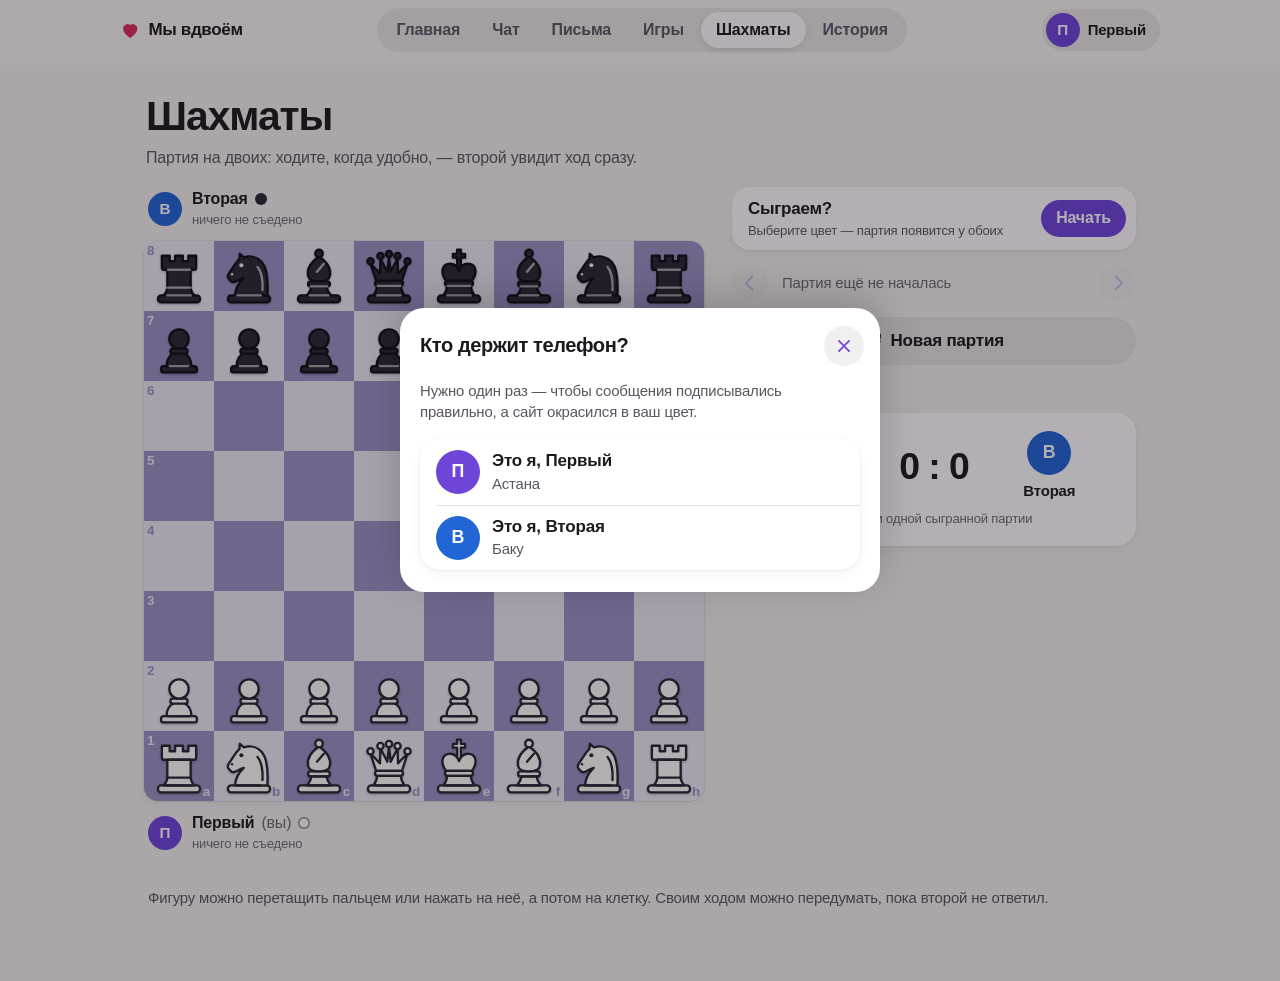
<file: couple/chess.html>
<!DOCTYPE html>
<html lang="ru">
<head>
<meta charset="UTF-8" />
<meta name="viewport" content="width=device-width, initial-scale=1" />
<meta name="color-scheme" content="light dark" />
<meta name="theme-color" media="(prefers-color-scheme: light)" content="#f3f0ec" />
<meta name="theme-color" media="(prefers-color-scheme: dark)" content="#0e0c11" />
<title>Шахматы · Мы вдвоём</title>
<link rel="icon" href="assets/icon.svg" type="image/svg+xml" />
<link rel="apple-touch-icon" href="assets/apple-touch-icon.png" />
<link rel="stylesheet" href="assets/css/style.css" />
<style>
  /* ---------- цвета доски: клетки окрашены в цвет того, кто играет ---------- */
  :root {
    --sq-l: #ece6f3;
    --sq-d: #a690cf;
    --last-l: #f5e8a3;
    --last-d: #dcc76c;
    --sq-mark: rgba(28, 14, 40, .2);
    --pc-w-fill: #fffdfa; --pc-w-line: #2a2430;
    --pc-b-fill: #2d2833; --pc-b-line: #120f15; --pc-b-detail: rgba(255, 255, 255, .62);
  }
  @supports (color: color-mix(in oklab, red, blue)) {
    :root {
      --sq-l: color-mix(in oklab, var(--accent-fill) 9%, #fbf8f4);
      --sq-d: color-mix(in oklab, var(--accent-fill) 52%, #ddd5ca);
    }
  }
  @media (prefers-color-scheme: dark) {
    :root {
      --sq-l: #c8bfd6; --sq-d: #776596;
      --last-l: #ddd08e; --last-d: #ac9a4f;
      --sq-mark: rgba(10, 4, 16, .3);
    }
    @supports (color: color-mix(in oklab, red, blue)) {
      :root {
        --sq-l: color-mix(in oklab, var(--accent-fill) 14%, #cdc6d2);
        --sq-d: color-mix(in oklab, var(--accent-fill) 50%, #6e6676);
      }
    }
  }

  .chess { display: grid; gap: 14px; grid-template-columns: minmax(0, 1fr); }
  .chess .left, .chess .right { min-width: 0; grid-template-columns: minmax(0, 1fr); }

  /* ---------- игроки над доской и под ней ---------- */
  .player {
    display: flex; align-items: center; gap: 10px;
    min-height: 44px;
    padding: 0 4px;
  }
  .player .p-info { flex: 1; min-width: 0; }
  .player .p-name {
    display: flex; align-items: center; gap: 7px;
    font-weight: 600; font-size: var(--t-callout);
  }
  .p-color {
    width: 12px; height: 12px; border-radius: 50%;
    box-shadow: inset 0 0 0 1.5px var(--text);
    flex: none;
  }
  .p-color.w { background: #fff; box-shadow: inset 0 0 0 1.5px rgba(0, 0, 0, .45); }
  .p-color.b { background: #2d2833; box-shadow: none; }
  .p-caps {
    display: flex; align-items: center;
    height: 18px; margin-top: 1px;
    color: var(--text-3); font-size: var(--t-foot); font-weight: 600;
    font-variant-numeric: tabular-nums;
  }
  .p-caps svg { width: 17px; height: 17px; margin-right: -5px; flex: none; }
  .p-caps svg .f { stroke-width: 2.4; stroke-linejoin: round; }
  .p-caps svg .d, .p-caps svg .e { display: none; }
  .p-caps .pc-w .f { fill: var(--surface); stroke: var(--text-2); }
  .p-caps .pc-b .f { fill: var(--text-2); stroke: var(--text-2); }
  .p-caps svg + b { margin-left: 9px; }
  .p-caps b { font-weight: 600; }
  .p-caps .none { font-weight: 400; }
  /* кто сейчас ходит */
  .p-turn {
    flex: none;
    padding: 5px 11px;
    border-radius: 999px;
    font-size: var(--t-foot); font-weight: 700;
    background: var(--fill); color: var(--text-2);
    opacity: 0; transform: scale(.85);
    transition: opacity var(--d-fast) ease, transform 420ms var(--spring);
  }
  .player.turn .p-turn { opacity: 1; transform: none; }
  .player.turn.me .p-turn { background: var(--accent-fill); color: #fff; }
  .player.turn .ava { box-shadow: 0 0 0 2.5px var(--bg), 0 0 0 4.5px var(--accent); }
  .player .ava { transition: box-shadow 300ms var(--ease-out); }

  /* ---------- доска ---------- */
  .board {
    position: relative;
    width: 100%;
    aspect-ratio: 1;
    touch-action: none;
    -webkit-user-select: none; user-select: none;
    -webkit-touch-callout: none;
    container-type: inline-size;
  }
  .squares {
    position: absolute; inset: 0;
    display: grid;
    grid-template-columns: repeat(8, 1fr);
    grid-template-rows: repeat(8, 1fr);
    border-radius: 14px;
    overflow: hidden;
    box-shadow: var(--shadow-1), 0 0 0 .5px var(--sep);
  }
  .sq { position: relative; background: var(--sq-l); }
  .sq.dk { background: var(--sq-d); }
  .sq::before, .sq::after { content: ''; position: absolute; inset: 0; pointer-events: none; }
  /* последний ход — тёплым светом, как от лампы над доской */
  .sq.last { background: var(--last-l); }
  .sq.dk.last { background: var(--last-d); }
  .sq.last .co { color: rgba(60, 46, 10, .55); }
  .sq.sel::before { background: color-mix(in srgb, var(--accent-fill) 42%, transparent); }
  .sq.check::before {
    background: radial-gradient(circle, rgba(255, 30, 60, .95) 0, rgba(255, 30, 60, .55) 32%, rgba(255, 30, 60, 0) 72%);
    animation: check-in 520ms var(--spring) both;
  }
  @keyframes check-in { from { transform: scale(.4); opacity: 0; } }
  /* куда можно пойти: точка; что можно съесть — уголки */
  .sq.to::after {
    inset: 35%;
    border-radius: 50%;
    background: var(--sq-mark);
    animation: mark-in 260ms var(--ease-out) both;
  }
  .sq.to.cap::after {
    inset: 0; border-radius: 0;
    background: radial-gradient(circle, transparent 0 66%, var(--sq-mark) 67%);
  }
  @keyframes mark-in { from { transform: scale(.3); opacity: 0; } }
  /* клетка под пальцем, когда тащишь фигуру */
  .sq.hover::before { background: color-mix(in srgb, var(--accent-fill) 34%, transparent); }
  .sq .co {
    position: absolute;
    font-size: max(9px, 2.4cqi);
    font-weight: 700;
    line-height: 1;
    color: var(--sq-d);
    pointer-events: none;
  }
  .sq.dk .co { color: var(--sq-l); }
  .sq .co.rank { top: 3px; left: 3px; }
  .sq .co.file { bottom: 3px; right: 4px; }

  .board:focus-visible { outline: none; }
  .board:focus-visible .sq.kf { box-shadow: inset 0 0 0 3px var(--accent); }

  .pieces { position: absolute; inset: 0; pointer-events: none; }
  .pc {
    position: absolute; left: 0; top: 0;
    width: 12.5%; height: 12.5%;
    will-change: translate;
    transition: scale 300ms var(--spring), opacity 200ms ease, filter 200ms ease;
  }
  .pc svg { width: 100%; height: 100%; filter: drop-shadow(0 1.5px 1px rgba(0, 0, 0, .26)); }
  .pc.moving { z-index: 2; }
  .pc.lifted { z-index: 3; scale: 1.14; }
  .pc.lifted svg { filter: drop-shadow(0 10px 10px rgba(0, 0, 0, .28)); }
  @media (pointer: coarse) { .pc.lifted { scale: 1.32; } }
  .pc.born { animation: pc-born 380ms var(--spring) both; }
  @keyframes pc-born { from { scale: .6; opacity: 0; } }
  .pc.gone { scale: .6; opacity: 0; transition: scale 260ms var(--ease-out), opacity 200ms ease 60ms; }

  .pc svg .f { stroke-width: 1.5; stroke-linejoin: round; stroke-linecap: round; }
  .pc svg .d { fill: none; stroke-width: 1.5; stroke-linecap: round; stroke-linejoin: round; }
  .pc-w .f { fill: var(--pc-w-fill); stroke: var(--pc-w-line); }
  .pc-w .d { stroke: var(--pc-w-line); }
  .pc-w .e { fill: var(--pc-w-line); }
  .pc-b .f { fill: var(--pc-b-fill); stroke: var(--pc-b-line); }
  .pc-b .d { stroke: var(--pc-b-detail); }
  .pc-b .e { fill: #f4eff7; }

  /* просмотр старых ходов: доска чуть приглушена */
  .board.review .pieces { opacity: .9; }
  .board.idle .squares { filter: saturate(.7); }

  /* ---------- превращение пешки ---------- */
  .promo {
    position: absolute; inset: 0; z-index: 5;
    border-radius: 14px;
    background: rgba(20, 12, 24, .38);
    -webkit-backdrop-filter: blur(2px); backdrop-filter: blur(2px);
    animation: fade-in 200ms ease both;
  }
  @keyframes fade-in { from { opacity: 0; } }
  .promo-col {
    position: absolute;
    width: 12.5%;
    display: grid; gap: 0;
  }
  .promo-col button {
    aspect-ratio: 1;
    display: grid; place-items: center;
    border-radius: 50%;
    /* светлый круг в обеих темах: на нём видны и белые, и чёрные фигуры */
    background: #fbf8f4;
    box-shadow: var(--shadow-2);
    margin: 4%;
    animation: promo-in 420ms var(--spring) both;
    --ps: .9;
    transition: transform var(--release);
  }
  .promo-col button:nth-child(2) { animation-delay: 30ms; }
  .promo-col button:nth-child(3) { animation-delay: 60ms; }
  .promo-col button:nth-child(4) { animation-delay: 90ms; }
  .promo-col svg { width: 86%; height: 86%; }
  @keyframes promo-in { from { transform: scale(.4); opacity: 0; } }

  /* ---------- строка состояния ---------- */
  .status {
    display: flex; align-items: center; gap: 12px;
    min-height: 56px;
    padding: 10px 10px 10px 16px;
    border-radius: 18px;
    background: var(--surface);
    box-shadow: var(--shadow-1);
  }
  .status .s-text { flex: 1; min-width: 0; }
  .status .s-main { font-weight: 700; font-size: var(--t-body); letter-spacing: -.015em; }
  .status .s-sub { color: var(--text-2); font-size: var(--t-foot); margin-top: 1px; }
  .status .btn-row { flex-wrap: nowrap; }
  .status.enter { animation: status-in 420ms var(--spring-soft) both; }
  @keyframes status-in { from { transform: translateY(6px) scale(.98); opacity: .2; } }
  .status.alert .s-main { color: var(--danger); }
  .status.win .s-main { color: var(--accent); }

  /* ---------- ходы ---------- */
  .moves-bar { display: flex; align-items: center; gap: 6px; }
  .moves-bar .icon-btn { width: 36px; height: 36px; }
  .moves-bar .icon-btn:disabled { opacity: .35; }
  .moves {
    flex: 1; min-width: 0;
    display: flex; align-items: center; gap: 2px;
    overflow-x: auto;
    scrollbar-width: none;
    padding: 4px 2px;
    -webkit-mask-image: linear-gradient(90deg, transparent, #000 10px, #000 calc(100% - 10px), transparent);
    mask-image: linear-gradient(90deg, transparent, #000 10px, #000 calc(100% - 10px), transparent);
  }
  .moves::-webkit-scrollbar { display: none; }
  .moves .n { color: var(--text-3); font-size: var(--t-foot); padding: 0 2px 0 8px; font-variant-numeric: tabular-nums; }
  .moves .n:first-child { padding-left: 4px; }
  .moves button {
    flex: none;
    padding: 5px 8px;
    border-radius: 8px;
    font-size: var(--t-sub); font-weight: 600;
    white-space: nowrap;
    color: var(--text);
    --ps: .92;
    transition: transform var(--release), background-color var(--d-fast);
  }
  .moves button[aria-current="true"] { background: var(--accent-soft); color: var(--accent); }
  .moves .empty { color: var(--text-3); font-size: var(--t-sub); padding: 5px 6px; white-space: nowrap; }

  /* ---------- кнопки партии ---------- */
  .tools { display: grid; grid-template-columns: repeat(3, 1fr); gap: 10px; }
  .tool {
    display: flex; flex-direction: column; align-items: center; justify-content: center; gap: 5px;
    min-height: 68px;
    padding: 10px 6px;
    border-radius: 18px;
    background: var(--surface);
    box-shadow: var(--shadow-1);
    color: var(--text);
    font-size: var(--t-foot); font-weight: 600;
    --ps: .95;
    transition: transform var(--release), opacity var(--d-fast);
  }
  .tool .i { width: 24px; height: 24px; color: var(--accent); }
  .tool.danger .i { color: var(--danger); }
  .tool:disabled { opacity: .4; cursor: default; }

  /* ---------- счёт ---------- */
  .score {
    display: grid; grid-template-columns: 1fr auto 1fr; align-items: center;
    padding: 18px 16px;
  }
  .score .side { display: flex; flex-direction: column; align-items: center; gap: 6px; font-weight: 600; font-size: var(--t-sub); }
  .score .big {
    font-family: var(--font-round);
    font-size: 2.2rem; font-weight: 700; letter-spacing: -.03em;
    font-variant-numeric: tabular-nums;
    padding: 0 10px;
  }
  .score .draws { grid-column: 1 / -1; text-align: center; color: var(--text-3); font-size: var(--t-foot); margin-top: 8px; }
  .history .row-item .sub { margin-top: 0; }
  .history .res { flex: none; width: 32px; height: 32px; border-radius: 50%; display: grid; place-items: center; font-weight: 700; font-family: var(--font-round); color: #fff; background: var(--text-3); }
  .history .res[data-p="a"] { background: var(--first-fill); }
  .history .res[data-p="b"] { background: var(--second-fill); }

  .new-game-colors .segmented { margin-top: 6px; }

  /* ---------- компьютер: доска слева, всё остальное справа ---------- */
  @media (min-width: 900px) {
    body[data-page="chess"] .shell { max-width: 1040px; }
    .chess { grid-template-columns: minmax(0, 560px) minmax(300px, 1fr); align-items: start; gap: 28px; }
    .chess .left { display: grid; gap: 10px; }
    .chess .right { display: grid; gap: 14px; position: sticky; top: 76px; }
  }
  @media (max-width: 899px) {
    .chess .left, .chess .right { display: grid; gap: 12px; }
  }
  /* на узком телефоне доска — во всю ширину экрана */
  @media (max-width: 440px) {
    .board { width: calc(100% + 2 * var(--gutter) - 12px); margin-inline: calc(6px - var(--gutter)); }
  }
</style>
</head>
<body data-page="chess">

<header class="topbar">
  <div class="topbar-inner">
    <a class="brand" href="index.html"><svg class="i" aria-hidden="true"><use href="assets/icons.svg#heart-fill"/></svg>Мы&nbsp;вдвоём</a>
    <div class="bar-title" aria-hidden="true"></div>
    <nav class="nav" aria-label="Разделы">
      <span class="nav-pill" aria-hidden="true"></span>
      <a href="index.html">Главная</a>
      <a href="chat.html">Чат</a>
      <a href="letters.html">Письма</a>
      <a href="games.html">Игры</a>
      <a href="chess.html">Шахматы</a>
      <a href="memories.html">История</a>
    </nav>
    <button class="who-chip" id="who-chip" type="button" aria-label="Сменить, кто за экраном"></button>
  </div>
</header>

<main class="shell" id="main">

  <header class="page-head">
    <h1 class="page-title">Шахматы</h1>
    <p class="page-sub" id="page-sub">Партия на двоих: ходите, когда удобно, — второй увидит ход сразу.</p>
  </header>

  <div class="chess">
    <div class="left">
      <div class="player" id="p-top"></div>
      <div class="board idle" id="board" role="grid" aria-label="Шахматная доска">
        <div class="squares" id="squares"></div>
        <div class="pieces" id="pieces"></div>
      </div>
      <div class="player" id="p-bottom"></div>
    </div>

    <div class="right">
      <div class="status" id="status" aria-live="polite">
        <div class="s-text"><div class="s-main" id="s-main">…</div><div class="s-sub" id="s-sub"></div></div>
        <div class="btn-row" id="s-actions"></div>
      </div>

      <div class="moves-bar">
        <button class="icon-btn" type="button" id="prev" aria-label="Ход назад"><svg class="i" aria-hidden="true"><use href="assets/icons.svg#chev-left"/></svg></button>
        <div class="moves" id="moves" aria-label="Ходы партии"></div>
        <button class="icon-btn" type="button" id="next" aria-label="Ход вперёд"><svg class="i" aria-hidden="true"><use href="assets/icons.svg#chev-right"/></svg></button>
      </div>

      <div class="tools" id="tools">
        <button class="tool" type="button" id="t-undo"><svg class="i" aria-hidden="true"><use href="assets/icons.svg#undo"/></svg>Вернуть ход</button>
        <button class="tool" type="button" id="t-draw"><svg class="i" aria-hidden="true"><use href="assets/icons.svg#draw"/></svg>Ничья</button>
        <button class="tool danger" type="button" id="t-resign"><svg class="i" aria-hidden="true"><use href="assets/icons.svg#flag"/></svg>Сдаться</button>
      </div>

      <button class="btn gray block" type="button" id="new-game"><svg class="i" aria-hidden="true"><use href="assets/icons.svg#refresh"/></svg>Новая партия</button>

      <section aria-labelledby="score-title">
        <div class="section-head"><h2 class="section-title" id="score-title">Счёт</h2></div>
        <div class="card score" id="score"></div>
        <div class="group history" id="history" style="margin-top:12px"></div>
      </section>
    </div>
  </div>

  <p class="section-note" style="margin-top:22px">Фигуру можно перетащить пальцем или нажать на неё, а потом на клетку. Своим ходом можно передумать, пока второй не ответил.</p>

</main>

<nav class="tabbar" aria-label="Разделы">
  <span class="tab-pill" aria-hidden="true" style="--i:4"></span>
  <a href="index.html"><svg class="i" aria-hidden="true"><use href="assets/icons.svg#home"/></svg><span>Главная</span></a>
  <a href="chat.html"><svg class="i" aria-hidden="true"><use href="assets/icons.svg#chat"/></svg><span>Чат</span></a>
  <a href="letters.html"><svg class="i" aria-hidden="true"><use href="assets/icons.svg#letter"/></svg><span>Письма</span></a>
  <a href="games.html"><svg class="i" aria-hidden="true"><use href="assets/icons.svg#games"/></svg><span>Игры</span></a>
  <a href="chess.html"><svg class="i" aria-hidden="true"><use href="assets/icons.svg#chess"/></svg><span>Шахматы</span></a>
  <a href="memories.html"><svg class="i" aria-hidden="true"><use href="assets/icons.svg#story"/></svg><span>История</span></a>
</nav>

<script src="assets/js/config.js"></script>
<script src="assets/js/common.js"></script>
<script type="module" src="assets/js/chess.js"></script>
</body>
</html>
</file>
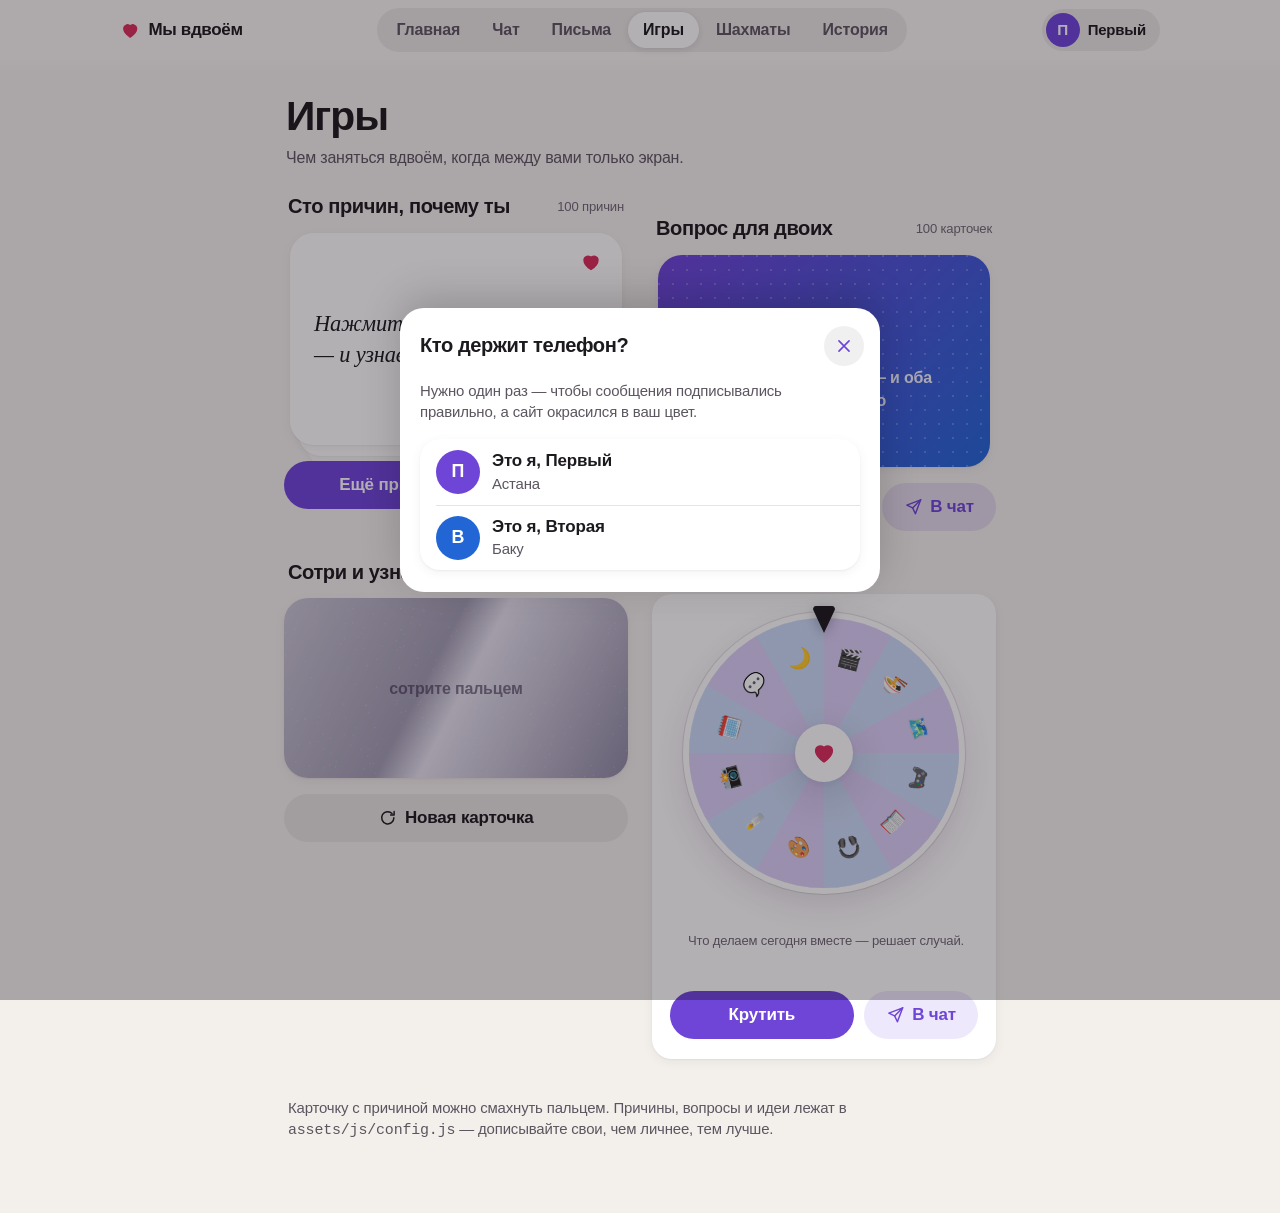
<file: couple/games.html>
<!DOCTYPE html>
<html lang="ru">
<head>
<meta charset="UTF-8" />
<meta name="viewport" content="width=device-width, initial-scale=1" />
<meta name="color-scheme" content="light dark" />
<meta name="theme-color" media="(prefers-color-scheme: light)" content="#f3f0ec" />
<meta name="theme-color" media="(prefers-color-scheme: dark)" content="#0e0c11" />
<title>Игры · Мы вдвоём</title>
<link rel="icon" href="assets/icon.svg" type="image/svg+xml" />
<link rel="apple-touch-icon" href="assets/apple-touch-icon.png" />
<link rel="stylesheet" href="assets/css/style.css" />
<style>
  .game-head { display: flex; align-items: center; justify-content: space-between; gap: 10px; padding: 0 4px 10px; }
  .game-head .section-title { display: flex; align-items: center; gap: 8px; }
  .game-head .count { font-size: var(--t-foot); color: var(--text-3); font-variant-numeric: tabular-nums; }

  /* ---------- колода причин ---------- */
  .deck { position: relative; height: 212px; margin: 4px 6px 0; }
  .deck .sheet-card {
    position: absolute; inset: 0;
    display: flex; flex-direction: column; justify-content: center;
    padding: 24px 24px 22px;
    border-radius: 24px;
    background: var(--surface);
    box-shadow: var(--shadow-1);
    transform-origin: 50% 110%;
  }
  /* под верхней карточкой — ещё две, край колоды виден */
  .deck .under-1 { transform: translateY(10px) scale(.95); opacity: .75; }
  .deck .under-2 { transform: translateY(20px) scale(.9); opacity: .45; }
  .deck .top { z-index: 3; touch-action: pan-y; cursor: grab; -webkit-user-select: none; user-select: none; will-change: transform; }
  .deck .top:active { cursor: grabbing; }
  .reason-text {
    font-family: var(--font-serif);
    font-style: italic;
    font-size: 1.32rem; line-height: 1.38;
    text-wrap: balance;
  }
  .reason-mark { position: absolute; top: 18px; right: 20px; color: var(--heart); }
  .reason-mark .i { width: 22px; height: 22px; }
  .reason-num { position: absolute; left: 24px; bottom: 16px; font-size: var(--t-foot); color: var(--text-3); font-variant-numeric: tabular-nums; }

  /* следующая карточка поднимается из колоды на место улетевшей */
  .deck .top.arriving { animation: card-rise 520ms var(--spring-soft) both; }
  @keyframes card-rise { from { transform: translateY(10px) scale(.95); opacity: .75; } }

  .game-actions { display: flex; gap: 10px; margin-top: 16px; }
  .game-actions .btn:first-child { flex: 1; }

  /* ---------- карточка-вопрос: переворачивается ---------- */
  .flip-stage { perspective: 1100px; margin: 4px 6px 0; }
  .flip-card {
    position: relative;
    min-height: 212px;
    transform-style: preserve-3d;
  }
  .flip-face {
    position: absolute; inset: 0;
    display: flex; flex-direction: column; justify-content: center; align-items: center;
    padding: 24px;
    border-radius: 24px;
    text-align: center;
    -webkit-backface-visibility: hidden;
    backface-visibility: hidden;
  }
  .flip-back {
    background:
      radial-gradient(circle at 1px 1px, rgba(255, 255, 255, .22) 1.2px, transparent 1.5px) 0 0 / 14px 14px,
      linear-gradient(135deg, var(--first-fill), var(--second-fill));
    color: #fff;
    box-shadow: var(--shadow-1);
  }
  .flip-back .i { width: 46px; height: 46px; stroke-width: 1.5; }
  .flip-back p { margin-top: 12px; font-weight: 600; font-size: var(--t-callout); opacity: .92; }
  .flip-front {
    background: var(--surface);
    box-shadow: var(--shadow-1);
    transform: rotateY(180deg);
  }
  .question-text {
    font-family: var(--font-round);
    font-size: 1.28rem; font-weight: 600; line-height: 1.35;
    letter-spacing: -.01em;
    text-wrap: balance;
  }

  /* ---------- скретч ---------- */
  .scratch-wrap {
    position: relative;
    height: 180px;
    margin: 4px 0 0;
    border-radius: 24px;
    overflow: hidden;
    background: var(--surface);
    box-shadow: var(--shadow-1);
    touch-action: none;
  }
  .scratch-under {
    position: absolute; inset: 0;
    display: grid; place-items: center;
    padding: 20px 26px; text-align: center;
    font-family: var(--font-serif);
    font-size: 1.3rem; line-height: 1.35; font-weight: 600;
    color: var(--text);
  }
  .scratch-wrap canvas { position: absolute; inset: 0; width: 100%; height: 100%; cursor: grab; }
  .scratch-wrap canvas:active { cursor: grabbing; }

  /* ---------- колесо свиданий ---------- */
  .wheel-card { padding: 24px 18px 20px; }
  .wheel-stage { position: relative; width: min(270px, 74vw); margin: 0 auto; }
  .wheel-pointer {
    position: absolute; top: -14px; left: 50%; z-index: 3;
    width: 28px; height: 30px; margin-left: -14px;
    color: var(--text);
    filter: drop-shadow(0 3px 6px rgba(0, 0, 0, .25));
    transform-origin: 50% 20%;
  }
  .wheel-pointer.tick { animation: ptr-tick 140ms ease-out; }
  @keyframes ptr-tick { 40% { transform: rotate(-16deg); } }
  .wheel {
    position: relative;
    width: 100%; aspect-ratio: 1;
    border-radius: 50%;
    box-shadow: 0 0 0 6px var(--surface), 0 0 0 7px var(--sep), var(--shadow-2);
    transition: transform 4.6s cubic-bezier(.12, .8, .14, 1);
  }
  .wheel-hub {
    position: absolute; top: 50%; left: 50%; z-index: 2;
    width: 58px; height: 58px; margin: -29px 0 0 -29px;
    border-radius: 50%;
    display: grid; place-items: center;
    background: var(--surface); color: var(--heart);
    box-shadow: var(--shadow-2);
  }
  .wheel-hub .i { width: 26px; height: 26px; }
  .wheel-label {
    position: absolute; top: 50%; left: 50%;
    font-size: 1.15rem;
    transform-origin: 0 0;
    pointer-events: none;
  }
  .wheel-result {
    min-height: 3.2em;
    margin-top: 20px;
    display: grid; place-items: center;
    text-align: center;
    font-family: var(--font-serif);
    font-size: 1.22rem; font-weight: 600; line-height: 1.35;
    text-wrap: balance;
  }
  .wheel-result.show { animation: result-in 600ms var(--ease-out) both; }
  @keyframes result-in { from { opacity: 0; filter: blur(6px); transform: scale(.96); } }
  .wheel-result .hint { font-family: var(--font); font-weight: 400; }

  @media (min-width: 900px) {
    .games-grid { display: grid; grid-template-columns: 1fr 1fr; gap: 0 24px; }
  }
  @media (prefers-reduced-motion: reduce) {
    .wheel { transition-duration: 1.2s; }
  }
</style>
</head>
<body data-page="games">

<header class="topbar">
  <div class="topbar-inner">
    <a class="brand" href="index.html"><svg class="i" aria-hidden="true"><use href="assets/icons.svg#heart-fill"/></svg>Мы&nbsp;вдвоём</a>
    <div class="bar-title" aria-hidden="true"></div>
    <nav class="nav" aria-label="Разделы">
      <span class="nav-pill" aria-hidden="true"></span>
      <a href="index.html">Главная</a>
      <a href="chat.html">Чат</a>
      <a href="letters.html">Письма</a>
      <a href="games.html">Игры</a>
      <a href="chess.html">Шахматы</a>
      <a href="memories.html">История</a>
    </nav>
    <button class="who-chip" id="who-chip" type="button" aria-label="Сменить, кто за экраном"></button>
  </div>
</header>

<main class="shell" id="main">

  <header class="page-head">
    <h1 class="page-title">Игры</h1>
    <p class="page-sub">Чем заняться вдвоём, когда между вами только экран.</p>
  </header>

  <div class="games-grid">

    <!-- ---------- СТО ПРИЧИН ---------- -->
    <section class="section" style="margin-top:8px" aria-labelledby="reasons-title">
      <div class="game-head">
        <h2 class="section-title" id="reasons-title">Сто причин, почему ты</h2>
        <span class="count" id="reason-count"></span>
      </div>
      <div class="deck" id="deck" aria-live="polite">
        <div class="sheet-card under-2" aria-hidden="true"></div>
        <div class="sheet-card under-1" aria-hidden="true"></div>
        <div class="sheet-card top" id="reason-card">
          <span class="reason-mark" aria-hidden="true"><svg class="i"><use href="assets/icons.svg#heart-fill"/></svg></span>
          <p class="reason-text" id="reason">Нажмите «Ещё причину» — и узнаете одну из них.</p>
          <span class="reason-num" id="reason-num"></span>
        </div>
      </div>
      <div class="game-actions">
        <button class="btn" type="button" id="reason-btn">Ещё причину</button>
        <button class="btn tinted" type="button" data-share="reason" aria-label="Отправить причину в чат"><svg class="i" aria-hidden="true"><use href="assets/icons.svg#send"/></svg>В чат</button>
      </div>
    </section>

    <!-- ---------- ВОПРОСЫ ---------- -->
    <section class="section" aria-labelledby="q-title">
      <div class="game-head">
        <h2 class="section-title" id="q-title">Вопрос для двоих</h2>
        <span class="count" id="question-count"></span>
      </div>
      <div class="flip-stage">
        <div class="flip-card" id="flip">
          <div class="flip-face flip-back" aria-hidden="true">
            <svg class="i"><use href="assets/icons.svg#question"/></svg>
            <p>Вытяните карточку — и оба ответьте честно</p>
          </div>
          <div class="flip-face flip-front">
            <p class="question-text" id="question" aria-live="polite"></p>
          </div>
        </div>
      </div>
      <div class="game-actions">
        <button class="btn" type="button" id="question-btn">Вытянуть карточку</button>
        <button class="btn tinted" type="button" data-share="question" aria-label="Отправить вопрос в чат"><svg class="i" aria-hidden="true"><use href="assets/icons.svg#send"/></svg>В чат</button>
      </div>
    </section>

    <!-- ---------- СКРЕТЧ ---------- -->
    <section class="section" aria-labelledby="scratch-title">
      <div class="game-head">
        <h2 class="section-title" id="scratch-title">Сотри и узнай</h2>
      </div>
      <div class="scratch-wrap" id="scratch-wrap">
        <div class="scratch-under" id="scratch-under" aria-live="polite">…</div>
        <canvas id="scratch-canvas" aria-label="Серебряный слой — проведите пальцем, чтобы стереть"></canvas>
      </div>
      <div class="game-actions">
        <button class="btn gray" type="button" id="scratch-again"><svg class="i" aria-hidden="true"><use href="assets/icons.svg#refresh"/></svg>Новая карточка</button>
      </div>
    </section>

    <!-- ---------- КОЛЕСО ---------- -->
    <section class="section" aria-labelledby="wheel-title">
      <div class="game-head">
        <h2 class="section-title" id="wheel-title">Колесо свиданий</h2>
      </div>
      <div class="card wheel-card">
        <div class="wheel-stage">
          <svg class="wheel-pointer" id="wheel-pointer" viewBox="0 0 28 30" aria-hidden="true"><path d="M14 29 3.5 6.5A3 3 0 0 1 6.2 2h15.6a3 3 0 0 1 2.7 4.5z" fill="currentColor"/></svg>
          <div class="wheel" id="wheel"></div>
          <div class="wheel-hub" aria-hidden="true"><svg class="i"><use href="assets/icons.svg#heart-fill"/></svg></div>
        </div>
        <div class="wheel-result" id="wheel-result" aria-live="polite"><span class="hint muted">Что делаем сегодня вместе — решает случай.</span></div>
        <div class="game-actions">
          <button class="btn" type="button" id="wheel-btn">Крутить</button>
          <button class="btn tinted" type="button" data-share="wheel" aria-label="Отправить идею в чат"><svg class="i" aria-hidden="true"><use href="assets/icons.svg#send"/></svg>В чат</button>
        </div>
      </div>
    </section>

  </div>

  <p class="section-note" style="margin-top:28px">Карточку с причиной можно смахнуть пальцем. Причины, вопросы и идеи лежат в <code>assets/js/config.js</code> — дописывайте свои, чем личнее, тем лучше.</p>

</main>

<nav class="tabbar" aria-label="Разделы">
  <span class="tab-pill" aria-hidden="true" style="--i:3"></span>
  <a href="index.html"><svg class="i" aria-hidden="true"><use href="assets/icons.svg#home"/></svg><span>Главная</span></a>
  <a href="chat.html"><svg class="i" aria-hidden="true"><use href="assets/icons.svg#chat"/></svg><span>Чат</span></a>
  <a href="letters.html"><svg class="i" aria-hidden="true"><use href="assets/icons.svg#letter"/></svg><span>Письма</span></a>
  <a href="games.html"><svg class="i" aria-hidden="true"><use href="assets/icons.svg#games"/></svg><span>Игры</span></a>
  <a href="chess.html"><svg class="i" aria-hidden="true"><use href="assets/icons.svg#chess"/></svg><span>Шахматы</span></a>
  <a href="memories.html"><svg class="i" aria-hidden="true"><use href="assets/icons.svg#story"/></svg><span>История</span></a>
</nav>

<script src="assets/js/config.js"></script>
<script src="assets/js/common.js"></script>
<script type="module" src="assets/js/games.js"></script>
</body>
</html>
</file>
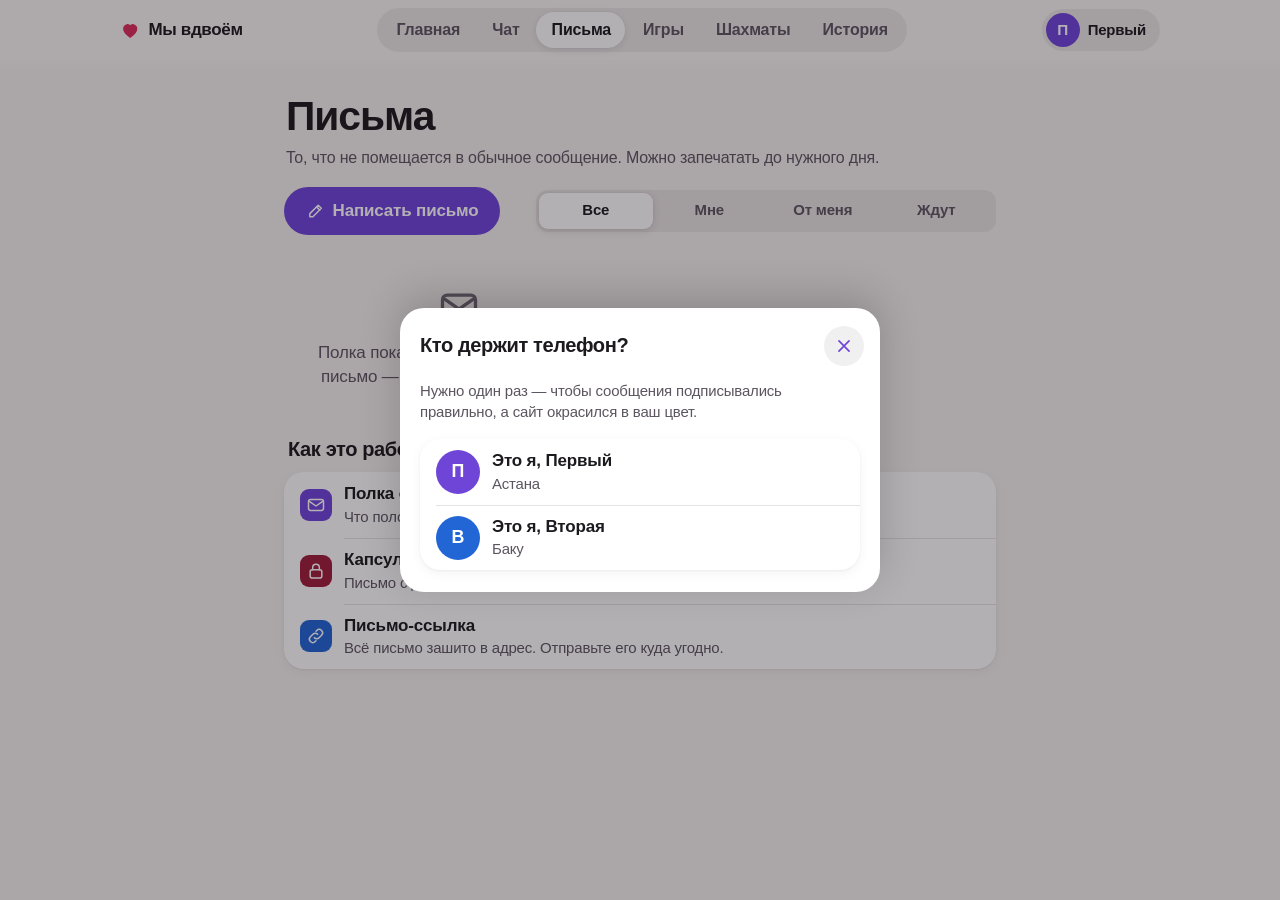
<file: couple/letters.html>
<!DOCTYPE html>
<html lang="ru">
<head>
<meta charset="UTF-8" />
<meta name="viewport" content="width=device-width, initial-scale=1" />
<meta name="color-scheme" content="light dark" />
<meta name="theme-color" media="(prefers-color-scheme: light)" content="#f3f0ec" />
<meta name="theme-color" media="(prefers-color-scheme: dark)" content="#0e0c11" />
<title>Письма · Мы вдвоём</title>
<link rel="icon" href="assets/icon.svg" type="image/svg+xml" />
<link rel="apple-touch-icon" href="assets/apple-touch-icon.png" />
<link rel="preconnect" href="https://fonts.googleapis.com" />
<link rel="preconnect" href="https://fonts.gstatic.com" crossorigin />
<!-- рукописный шрифт — только для самих писем, грузится не мешая странице -->
<link rel="stylesheet" href="https://fonts.googleapis.com/css2?family=Caveat:wght@500;700&display=swap" media="print" onload="this.media='all'" />
<link rel="stylesheet" href="assets/css/style.css" />
<style>
  :root {
    --paper: #fffaf1;
    --paper-ink: #3b2f2a;
    --paper-ink-2: #8a7466;
    --paper-line: rgba(120, 90, 70, .12);
    --air-1: var(--first-fill);
    --air-2: var(--second-fill);
  }
  @media (prefers-color-scheme: dark) {
    :root { --paper: #231e1b; --paper-ink: #f1e8de; --paper-ink-2: #b39e8e; --paper-line: rgba(255, 230, 200, .08); }
  }

  .write-btn { width: 100%; margin-bottom: 18px; }

  /* ---------- конверты «авиапочта» ---------- */
  .shelf { display: grid; grid-template-columns: 1fr; gap: 12px; margin-top: 14px; }

  .env {
    position: relative;
    display: grid; width: 100%; text-align: left;
    padding: 5px;
    border-radius: 16px;
    /* полоски авиапочты — в цветах вас двоих */
    background: repeating-linear-gradient(135deg,
      var(--air-1) 0 11px, var(--paper) 11px 18px, var(--air-2) 18px 29px, var(--paper) 29px 36px);
    box-shadow: var(--shadow-1);
    transition: transform var(--release), box-shadow var(--d-fast);
    --ps: .975;
  }
  .env-inner {
    position: relative;
    display: block;
    min-height: 118px;
    padding: 14px 76px 14px 16px;
    border-radius: 12px;
    background: var(--paper);
    color: var(--paper-ink);
  }
  .env-from { display: block; font-size: var(--t-foot); font-weight: 600; color: var(--paper-ink-2); }
  .env-title {
    display: block;
    margin-top: 6px;
    font-family: var(--font-hand);
    font-size: 1.55rem; line-height: 1.12; font-weight: 700;
    overflow-wrap: anywhere;
  }
  .env-when { display: block; margin-top: 8px; font-size: var(--t-foot); color: var(--paper-ink-2); }

  /* марка с инициалом отправителя: перфорация по краю */
  .env-stamp {
    position: absolute; top: 12px; right: 12px;
    width: 50px; height: 58px;
    display: grid; place-items: center;
    background: var(--p, var(--first-fill));
    background-clip: padding-box;
    border: 3.5px dotted var(--paper);
    color: #fff;
    font-family: var(--font-serif); font-size: 1.5rem; font-weight: 700;
    rotate: 4deg;
    box-shadow: 0 0 0 1px var(--p, var(--first-fill));
  }
  .env-stamp[data-p="b"] { --p: var(--second-fill); }
  .env-stamp::after {
    content: ''; position: absolute; inset: 6px;
    border: 1px solid rgba(255, 255, 255, .5);
  }
  /* почтовый штемпель поверх марки */
  .env-postmark {
    position: absolute; top: 40px; right: 44px;
    width: 42px; height: 42px; border-radius: 50%;
    border: 1.5px solid var(--paper-ink-2);
    opacity: .45;
    display: grid; place-items: center;
    font-size: .52rem; font-weight: 700; letter-spacing: .02em; color: var(--paper-ink-2);
    rotate: -14deg;
    pointer-events: none;
  }

  /* непрочитанное — маленькая метка */
  .env .new {
    position: absolute; top: -6px; left: -6px;
    padding: 3px 8px; border-radius: 999px;
    background: var(--heart); color: #fff;
    font-size: var(--t-caption); font-weight: 700;
    box-shadow: 0 0 0 2px var(--bg);
  }

  /* запечатанное письмо: сургучная печать с замком */
  .env.sealed .env-title { font-family: var(--font); font-size: var(--t-body); font-weight: 600; color: var(--paper-ink-2); }
  .env-seal {
    position: absolute; right: 18px; bottom: 14px;
    width: 44px; height: 44px; border-radius: 50%;
    display: grid; place-items: center;
    background: radial-gradient(circle at 35% 30%, #d4435e, #9e1d3a 70%);
    color: #ffe3e8;
    box-shadow: 0 2px 6px rgba(120, 10, 40, .35), inset 0 -2px 4px rgba(0, 0, 0, .25);
  }
  .env-seal .i { width: 20px; height: 20px; }
  .env.sealed .env-stamp { display: none; }
  .env.sealed .env-postmark { display: none; }

  @keyframes env-in { from { opacity: 0; transform: translateY(12px) scale(.98); } }

  .empty-shelf { text-align: center; padding: 36px 20px 20px; color: var(--text-2); }
  .empty-shelf .i { width: 44px; height: 44px; margin: 0 auto 12px; color: var(--text-3); }

  /* ---------- открытое письмо ---------- */
  .letter-sheet .sheet-body { padding-top: 0; }
  .paper {
    position: relative;
    padding: 22px 22px 26px;
    border-radius: 16px;
    background:
      repeating-linear-gradient(to bottom, transparent 0 33px, var(--paper-line) 33px 34px) 0 58px / 100% calc(100% - 58px) no-repeat,
      var(--paper);
    color: var(--paper-ink);
    /* письмо разворачивается сверху вниз */
    animation: unfold 720ms var(--ease-out) both;
  }
  @keyframes unfold {
    from { clip-path: inset(0 0 92% 0 round 16px); transform: translateY(18px); opacity: .6; }
    to   { clip-path: inset(0 0 0 0 round 16px); transform: none; opacity: 1; }
  }
  .paper .p-meta { display: flex; justify-content: space-between; gap: 10px; font-size: var(--t-foot); color: var(--paper-ink-2); font-weight: 600; }
  .paper .p-title { font-family: var(--font-hand); font-size: 2.05rem; line-height: 1.08; margin: 12px 0 10px; font-weight: 700; }
  .paper .p-body {
    font-family: var(--font-hand);
    font-size: 1.5rem;
    line-height: 34px;
    white-space: pre-wrap;
    overflow-wrap: anywhere;
  }
  .paper .p-sign { margin-top: 16px; text-align: right; font-family: var(--font-hand); font-size: 1.5rem; color: var(--paper-ink-2); }

  .seal-view { text-align: center; padding: 8px 0 6px; }
  .seal-view .env-seal { position: static; width: 72px; height: 72px; margin: 0 auto 16px; animation: seal-in 620ms var(--spring) both; }
  .seal-view .env-seal .i { width: 30px; height: 30px; }
  @keyframes seal-in { from { transform: scale(.6) rotate(-20deg); opacity: 0; } }
  .seal-view .count {
    font-family: var(--font-round); font-size: 2.2rem; font-weight: 700; letter-spacing: -.02em;
    margin-top: 14px; font-variant-numeric: tabular-nums;
  }

  /* ---------- переключатель «запечатать» ---------- */
  .switch-row { display: flex; align-items: center; gap: 12px; padding: 4px 4px 0; }
  .switch-row .grow { flex: 1; }
  .switch {
    position: relative; flex: none;
    width: 51px; height: 31px; border-radius: 999px;
    background: var(--fill-2);
    transition: background 220ms ease;
  }
  .switch::after {
    content: ''; position: absolute; top: 2px; left: 2px;
    width: 27px; height: 27px; border-radius: 50%;
    background: #fff;
    box-shadow: 0 2px 6px rgba(0, 0, 0, .2);
    transition: transform 320ms var(--spring-soft);
  }
  .switch[aria-checked="true"] { background: var(--ok); }
  .switch[aria-checked="true"]::after { transform: translateX(20px); }
  /* как в iOS: пока палец на переключателе, бегунок вытягивается */
  .switch { --ps: 1; }
  .switch::after { transition: transform 320ms var(--spring-soft), width 260ms var(--ease-out); }
  .switch.is-pressed::after { width: 33px; }
  .switch[aria-checked="true"].is-pressed::after { transform: translateX(14px); }
  .seal-date { overflow: hidden; display: grid; grid-template-rows: 0fr; transition: grid-template-rows 320ms var(--ease-out); }
  .seal-date.open { grid-template-rows: 1fr; }
  .seal-date > div { min-height: 0; }

  .link-box { display: flex; gap: 8px; margin-top: 10px; }
  .link-box input { font-size: max(16px, .8rem); font-family: ui-monospace, monospace; }

  @media (min-width: 721px) {
    .shelf { grid-template-columns: repeat(2, 1fr); }
    .write-btn { width: auto; }
    .letters-top { display: flex; gap: 16px; align-items: center; justify-content: space-between; }
    .letters-top .segmented { flex: 1; max-width: 460px; }
    .write-btn { margin-bottom: 0; }
  }
</style>
</head>
<body data-page="letters">

<header class="topbar">
  <div class="topbar-inner">
    <a class="brand" href="index.html"><svg class="i" aria-hidden="true"><use href="assets/icons.svg#heart-fill"/></svg>Мы&nbsp;вдвоём</a>
    <div class="bar-title" aria-hidden="true"></div>
    <nav class="nav" aria-label="Разделы">
      <span class="nav-pill" aria-hidden="true"></span>
      <a href="index.html">Главная</a>
      <a href="chat.html">Чат</a>
      <a href="letters.html">Письма</a>
      <a href="games.html">Игры</a>
      <a href="chess.html">Шахматы</a>
      <a href="memories.html">История</a>
    </nav>
    <button class="who-chip" id="who-chip" type="button" aria-label="Сменить, кто за экраном"></button>
  </div>
</header>

<main class="shell" id="main">

  <header class="page-head">
    <h1 class="page-title">Письма</h1>
    <p class="page-sub">То, что не помещается в обычное сообщение. Можно запечатать до нужного дня.</p>
  </header>

  <div class="letters-top">
    <button class="btn write-btn" type="button" id="write"><svg class="i" aria-hidden="true"><use href="assets/icons.svg#pencil"/></svg>Написать письмо</button>
    <div class="segmented" id="tabs" role="group" aria-label="Какие письма показать" style="--n:4">
      <span class="thumb" aria-hidden="true"></span>
      <button type="button" data-filter="all" aria-pressed="true">Все</button>
      <button type="button" data-filter="in" aria-pressed="false">Мне</button>
      <button type="button" data-filter="out" aria-pressed="false">От меня</button>
      <button type="button" data-filter="sealed" aria-pressed="false">Ждут</button>
    </div>
  </div>

  <div class="shelf" id="shelf" aria-live="polite"></div>

  <section class="section" aria-labelledby="how-title">
    <div class="section-head"><h2 class="section-title" id="how-title">Как это работает</h2></div>
    <div class="group" style="--sep-inset:60px">
      <div class="row-item">
        <span class="row-icon"><svg class="i" aria-hidden="true"><use href="assets/icons.svg#letter"/></svg></span>
        <span class="grow"><span class="title" style="display:block">Полка общая</span><span class="sub" style="display:block">Что положите сюда — увидит второй, сразу.</span></span>
      </div>
      <div class="row-item">
        <span class="row-icon" style="background:#9e1d3a"><svg class="i" aria-hidden="true"><use href="assets/icons.svg#lock"/></svg></span>
        <span class="grow"><span class="title" style="display:block">Капсула времени</span><span class="sub" style="display:block">Письмо с датой откроется только в этот день — даже вам.</span></span>
      </div>
      <div class="row-item">
        <span class="row-icon" style="background:var(--other-fill)"><svg class="i" aria-hidden="true"><use href="assets/icons.svg#link"/></svg></span>
        <span class="grow"><span class="title" style="display:block">Письмо-ссылка</span><span class="sub" style="display:block">Всё письмо зашито в адрес. Отправьте его куда угодно.</span></span>
      </div>
    </div>
  </section>

</main>

<nav class="tabbar" aria-label="Разделы">
  <span class="tab-pill" aria-hidden="true" style="--i:2"></span>
  <a href="index.html"><svg class="i" aria-hidden="true"><use href="assets/icons.svg#home"/></svg><span>Главная</span></a>
  <a href="chat.html"><svg class="i" aria-hidden="true"><use href="assets/icons.svg#chat"/></svg><span>Чат</span></a>
  <a href="letters.html"><svg class="i" aria-hidden="true"><use href="assets/icons.svg#letter"/></svg><span>Письма</span></a>
  <a href="games.html"><svg class="i" aria-hidden="true"><use href="assets/icons.svg#games"/></svg><span>Игры</span></a>
  <a href="chess.html"><svg class="i" aria-hidden="true"><use href="assets/icons.svg#chess"/></svg><span>Шахматы</span></a>
  <a href="memories.html"><svg class="i" aria-hidden="true"><use href="assets/icons.svg#story"/></svg><span>История</span></a>
</nav>

<script src="assets/js/config.js"></script>
<script src="assets/js/common.js"></script>
<script type="module" src="assets/js/letters.js"></script>
</body>
</html>
</file>
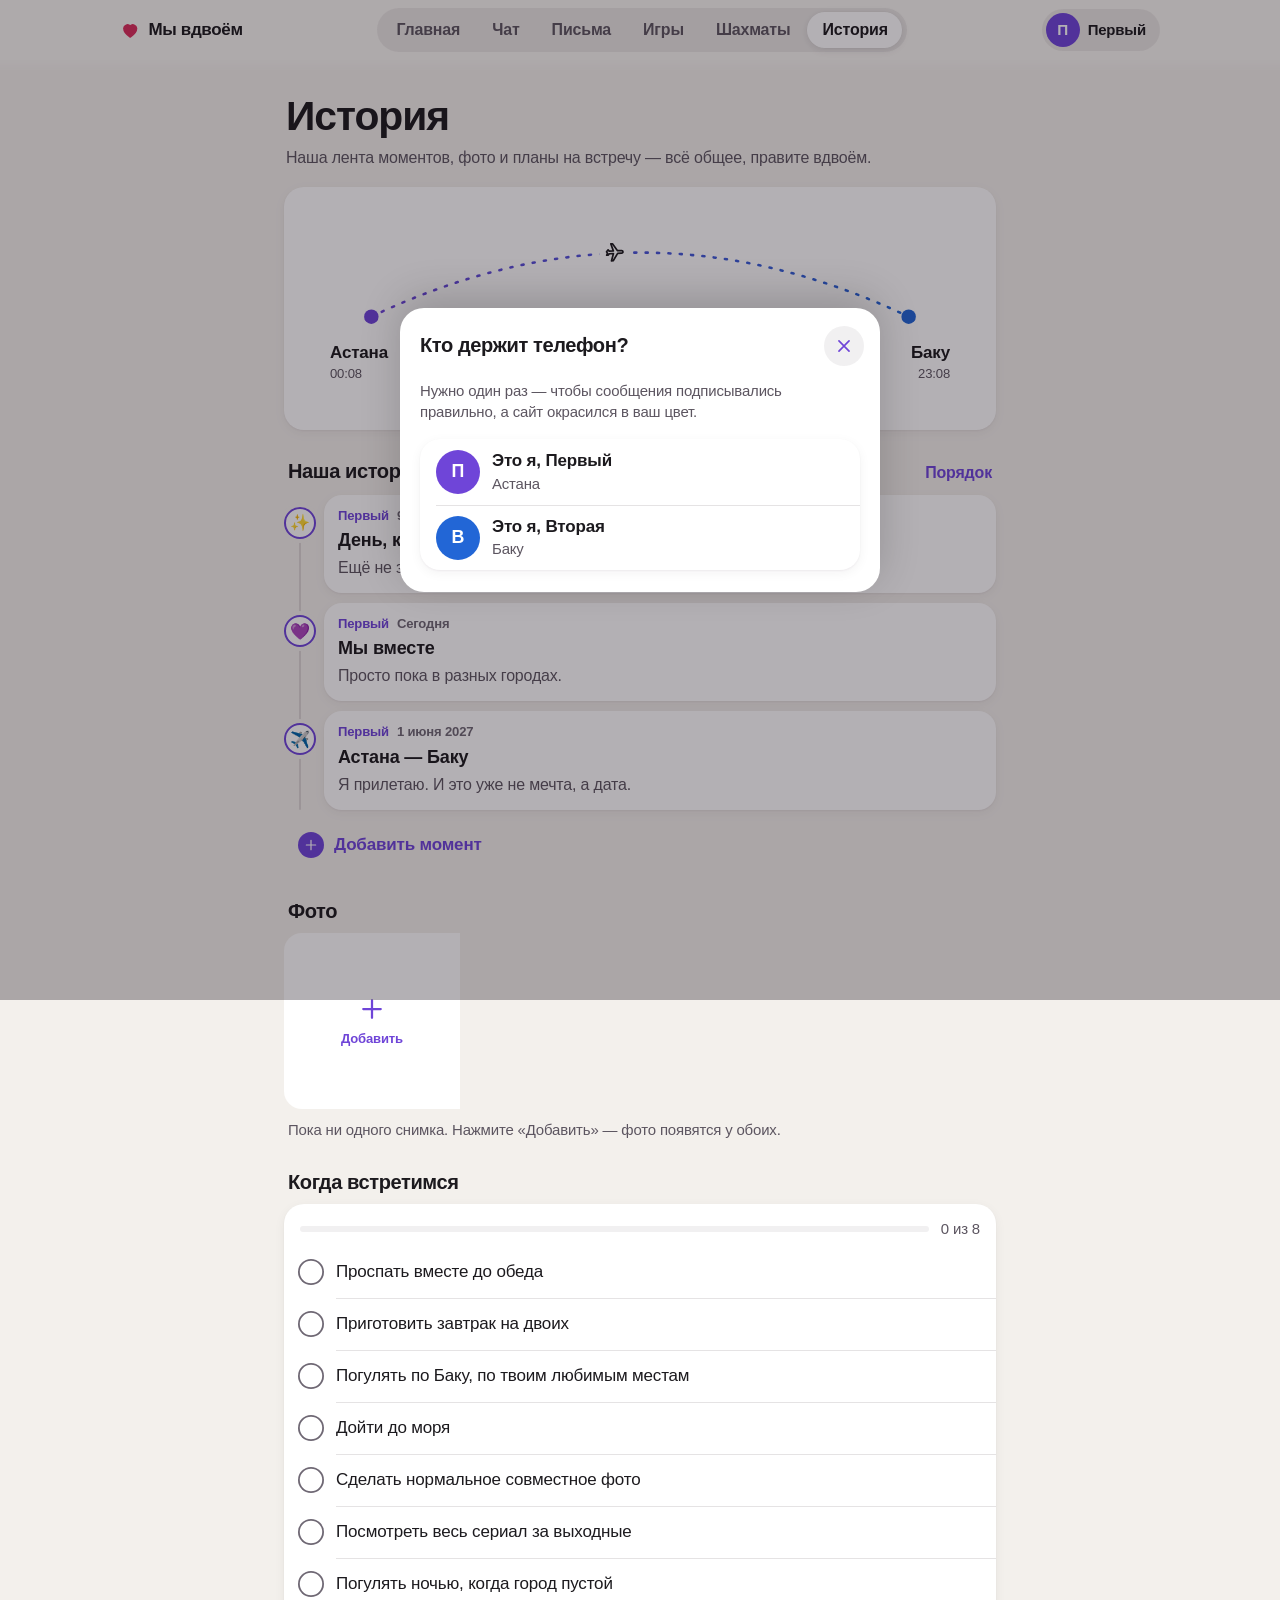
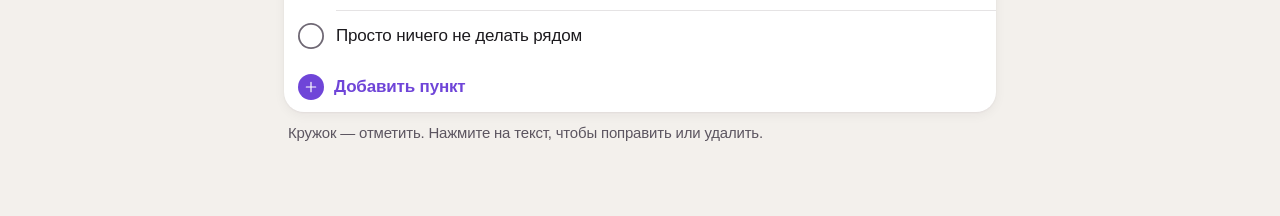
<file: couple/memories.html>
<!DOCTYPE html>
<html lang="ru">
<head>
<meta charset="UTF-8" />
<meta name="viewport" content="width=device-width, initial-scale=1" />
<meta name="color-scheme" content="light dark" />
<meta name="theme-color" media="(prefers-color-scheme: light)" content="#f3f0ec" />
<meta name="theme-color" media="(prefers-color-scheme: dark)" content="#0e0c11" />
<title>История · Мы вдвоём</title>
<link rel="icon" href="assets/icon.svg" type="image/svg+xml" />
<link rel="apple-touch-icon" href="assets/apple-touch-icon.png" />
<link rel="stylesheet" href="assets/css/style.css" />
<style>
  /* ---------- между нами ---------- */
  .bridge { padding: 16px 18px 16px; }
  .bridge-inner { max-width: 620px; margin: 0 auto; }
  .bridge svg { display: block; width: 100%; height: auto; aspect-ratio: 600 / 130; overflow: visible; }
  .bridge-cities { display: flex; justify-content: space-between; margin-top: 4px; }
  .bridge-cities .c { font-weight: 600; }
  .bridge-cities .t { font-size: var(--t-foot); color: var(--text-2); font-variant-numeric: tabular-nums; }
  .bridge-cities > div:last-child { text-align: right; }
  .bridge-note { margin-top: 10px; font-size: var(--t-sub); color: var(--text-2); text-align: center; }

  /* ---------- лента истории ---------- */
  .story { position: relative; padding-left: 40px; }
  .story::before {
    content: ''; position: absolute; left: 15px; top: 16px; bottom: 60px;
    width: 2px; border-radius: 2px;
    background: var(--sep);
  }
  .story-item {
    position: relative; margin-bottom: 10px; --au: var(--first);
    transition: transform .26s var(--ease-out);
  }
  .story-item.by-b { --au: var(--second); }

  .story-dot {
    position: absolute; left: -40px; top: 12px;
    width: 32px; height: 32px; border-radius: 50%;
    display: grid; place-items: center; font-size: .95rem;
    background: var(--surface);
    box-shadow: inset 0 0 0 2px var(--au), 0 0 0 4px var(--bg);
  }
  .story-card {
    position: relative;
    display: block; width: 100%; text-align: left;
    background: var(--surface);
    border-radius: 18px;
    padding: 12px 14px 13px;
    box-shadow: var(--shadow-1);
    transition: transform var(--release), box-shadow var(--d-fast);
    --ps: .98;
  }
  .story-top { display: flex; align-items: center; gap: 8px; font-size: var(--t-foot); }
  .story-who { font-weight: 700; color: var(--au); white-space: nowrap; }
  .story-date { color: var(--text-3); font-weight: 600; overflow: hidden; text-overflow: ellipsis; white-space: nowrap; }
  .story-title { margin-top: 4px; font-family: var(--font-round); font-size: 1.06rem; font-weight: 600; line-height: 1.28; }
  .story-text { color: var(--text-2); font-size: var(--t-callout); line-height: 1.5; margin-top: 4px; white-space: pre-wrap; }

  /* режим «Порядок»: подробности прячутся, появляются ручки */
  .story-tools { display: none; }
  .story.ordering .story-text { display: none; }
  .story.ordering .story-card { padding-right: 132px; }
  .story.ordering .story-tools {
    position: absolute; top: 50%; right: 6px; translate: 0 -50%;
    display: flex; gap: 0;
  }
  .story-tools button {
    width: 40px; height: 40px; border-radius: 12px;
    display: grid; place-items: center;
    color: var(--text-2);
    transition: background-color var(--d-fast), transform var(--release);
    --ps: .86;
  }
  .story-tools button.is-pressed { background: var(--fill); }
  .story-tools button:disabled { opacity: .25; }
  .story-tools .grab { cursor: grab; touch-action: none; color: var(--text-3); }
  .story-tools .i { width: 20px; height: 20px; }
  .story.ordering .story-item { animation: settle-in 320ms var(--ease-out); }
  @keyframes settle-in { from { transform: scale(.985); } }

  /* поднятая карточка: будто её держат в руке */
  .story-item.lifted { z-index: 30; transition: none; }
  .story-item.lifted .story-card {
    transform: scale(1.035) rotate(var(--tilt, -.9deg));
    box-shadow: var(--shadow-2);
    transition: transform .2s var(--spring), box-shadow .2s;
  }
  .story-item.lifted .story-dot { transform: scale(1.12); transition: transform .2s var(--spring); }

  .add-row {
    display: flex; align-items: center; gap: 10px;
    width: 100%; min-height: 50px; padding: 10px 14px;
    color: var(--accent); font-weight: 600;
    border-radius: 16px;
    transition: background-color 320ms ease, transform var(--release);
    --ps: .98;
  }
  .add-row.is-pressed { background: var(--fill); }
  .add-row .plus {
    width: 26px; height: 26px; border-radius: 50%;
    display: grid; place-items: center; flex: none;
    background: var(--accent-fill); color: #fff;
  }
  .add-row .plus .i { width: 16px; height: 16px; stroke-width: 2.4; }
  .story .add-row { margin-left: -40px; width: calc(100% + 40px); }

  /* редактор момента */
  .emoji-grid { display: grid; grid-template-columns: repeat(auto-fill, minmax(44px, 1fr)); gap: 6px; }
  .emoji-grid button {
    aspect-ratio: 1; font-size: 1.3rem; border-radius: 12px;
    background: var(--fill);
    transition: transform var(--release), background-color var(--d-fast), box-shadow var(--d-fast);
    --ps: .84;
  }
  .emoji-grid button[aria-pressed="true"] { background: var(--accent-soft); box-shadow: inset 0 0 0 2px var(--accent); }

  /* ---------- фото: сетка как в «Фото» ---------- */
  .gallery {
    display: grid; grid-template-columns: repeat(3, 1fr); gap: 3px;
    border-radius: 18px; overflow: hidden;
  }
  .photo {
    position: relative; aspect-ratio: 1; overflow: hidden;
    background: var(--fill);
    transition: opacity var(--d-fast);
  }
  .photo { transition: opacity var(--d-fast), transform var(--release); --ps: .95; }
  .photo img { width: 100%; height: 100%; object-fit: cover; }
  .photo .who {
    position: absolute; left: 6px; bottom: 6px;
    width: 8px; height: 8px; border-radius: 50%;
    background: var(--first-fill); box-shadow: 0 0 0 2px rgba(255,255,255,.85);
  }
  .photo .who[data-p="b"] { background: var(--second-fill); }
  .photo.hide { opacity: 0; }
  .photo-add {
    aspect-ratio: 1;
    display: flex; flex-direction: column; align-items: center; justify-content: center; gap: 6px;
    background: var(--surface);
    color: var(--accent); font-weight: 600; font-size: var(--t-foot);
    transition: background-color var(--d-fast), transform var(--release);
    --ps: .95;
  }
  .photo-add .i { width: 30px; height: 30px; }

  /* просмотр фото: снимок вырастает из миниатюры */
  .viewer {
    position: fixed; inset: 0; z-index: 85;
    display: flex; flex-direction: column;
    touch-action: none;
  }
  .viewer-bg { position: absolute; inset: 0; background: #000; opacity: 0; transition: opacity 360ms ease; }
  .viewer.open .viewer-bg { opacity: 1; }
  .viewer-top, .viewer-bottom {
    position: relative; z-index: 2;
    opacity: 0; transition: opacity 260ms ease;
    color: #fff;
  }
  .viewer.open .viewer-top, .viewer.open .viewer-bottom { opacity: 1; transition-delay: 120ms; }
  .viewer-top { display: flex; align-items: center; gap: 10px; padding: 10px 12px; }
  .viewer-top .meta { flex: 1; min-width: 0; font-size: var(--t-foot); color: rgba(255,255,255,.75); }
  .viewer-top .meta b { display: block; color: #fff; font-size: var(--t-sub); }
  .viewer .icon-btn { background: rgba(255,255,255,.14); color: #fff; }
  .viewer-stage { position: relative; flex: 1; min-height: 0; }
  .viewer-img {
    position: absolute;
    object-fit: contain;
    will-change: transform, clip-path;
    transform-origin: 0 0;
  }
  .viewer-bottom { display: flex; gap: 8px; padding: 10px 12px calc(12px + env(safe-area-inset-bottom, 0px)); }
  .viewer-bottom input {
    flex: 1; min-height: 44px;
    background: rgba(255,255,255,.12); color: #fff;
    border-color: transparent;
  }
  .viewer-bottom input::placeholder { color: rgba(255,255,255,.55); }
  .viewer-bottom input:focus { background: rgba(255,255,255,.18); border-color: rgba(255,255,255,.4); }

  /* ---------- список «когда встретимся» ---------- */
  .progress-line { display: flex; align-items: center; gap: 12px; padding: 14px 16px 6px; }
  .progress-line .muted { white-space: nowrap; font-variant-numeric: tabular-nums; }
  .progress { flex: 1; height: 6px; border-radius: 99px; background: var(--fill); overflow: hidden; }
  .progress i { display: block; height: 100%; border-radius: 99px; background: var(--accent-fill); transition: width 600ms var(--ease-out); }

  .wish { display: flex; align-items: center; gap: 12px; padding: 6px 12px 6px 14px; min-height: 52px; position: relative; }
  .wish + .wish::before { content: ''; position: absolute; top: 0; right: 0; left: 52px; height: .5px; background: var(--sep); }
  .check {
    position: relative; flex: none;
    width: 26px; height: 26px; border-radius: 50%;
    box-shadow: inset 0 0 0 1.8px var(--text-3);
    display: grid; place-items: center;
    transition: box-shadow var(--d-fast), transform var(--release);
    --ps: .84;
  }
  .check::before {
    content: ''; position: absolute; inset: 0; border-radius: 50%;
    background: var(--accent-fill);
    transform: scale(0);
    transition: transform 340ms var(--spring);
  }
  .check svg { position: relative; width: 16px; height: 16px; color: #fff; }
  .check path { stroke-dasharray: 22; stroke-dashoffset: 22; transition: stroke-dashoffset 260ms var(--ease-out) 80ms; }

  .wish.done .check { box-shadow: none; }
  .wish.done .check::before { transform: scale(1); }
  .wish.done .check path { stroke-dashoffset: 0; }
  /* хитрость: 44px зона касания вокруг маленького кружка */
  .check::after { content: ''; position: absolute; inset: -9px; }

  .wish-text {
    --ps: .985;
    flex: 1; min-width: 0; text-align: left;
    padding: 8px 0;
    line-height: 1.4;
    position: relative;
    transition: color 300ms ease;
  }
  .wish-text .t { position: relative; display: inline; background-image: linear-gradient(currentColor, currentColor); background-repeat: no-repeat; background-position: 0 55%; background-size: 0% 1.5px; transition: background-size 380ms var(--ease-out); }
  .wish.done .wish-text { color: var(--text-3); }
  .wish.done .wish-text .t { background-size: 100% 1.5px; }
  .wish-text .by { display: block; font-size: var(--t-foot); color: var(--text-3); margin-top: 1px; }

  @media (min-width: 900px) {
    .gallery { grid-template-columns: repeat(4, 1fr); }
  }
  @media (prefers-reduced-motion: reduce) {
    .viewer-img { transition: none; }
  }
</style>
</head>
<body data-page="memories">

<header class="topbar">
  <div class="topbar-inner">
    <a class="brand" href="index.html"><svg class="i" aria-hidden="true"><use href="assets/icons.svg#heart-fill"/></svg>Мы&nbsp;вдвоём</a>
    <div class="bar-title" aria-hidden="true"></div>
    <nav class="nav" aria-label="Разделы">
      <span class="nav-pill" aria-hidden="true"></span>
      <a href="index.html">Главная</a>
      <a href="chat.html">Чат</a>
      <a href="letters.html">Письма</a>
      <a href="games.html">Игры</a>
      <a href="chess.html">Шахматы</a>
      <a href="memories.html">История</a>
    </nav>
    <button class="who-chip" id="who-chip" type="button" aria-label="Сменить, кто за экраном"></button>
  </div>
</header>

<main class="shell" id="main">

  <header class="page-head">
    <h1 class="page-title">История</h1>
    <p class="page-sub">Наша лента моментов, фото и планы на встречу — всё общее, правите вдвоём.</p>
  </header>

  <!-- ---------- МЕЖДУ НАМИ ---------- -->
  <section class="card bridge" aria-label="Между нами">
    <div class="bridge-inner">
      <svg viewBox="0 0 600 130" aria-hidden="true">
        <defs>
          <linearGradient id="arcg" gradientUnits="userSpaceOnUse" x1="40" x2="560" y1="0" y2="0">
            <stop offset="0" style="stop-color:var(--first)" />
            <stop offset="1" style="stop-color:var(--second)" />
          </linearGradient>
        </defs>
        <path id="arc" d="M 40 110 Q 300 -14 560 110" fill="none" stroke="url(#arcg)" stroke-width="2.5" stroke-dasharray="2 9" stroke-linecap="round" />
        <circle cx="40" cy="110" r="7" style="fill:var(--first)" />
        <circle cx="560" cy="110" r="7" style="fill:var(--second)" />
        <g id="arc-plane" style="color:var(--text)">
          <circle r="15" style="fill:var(--surface)" />
          <use href="assets/icons.svg#plane" x="-11" y="-11" width="22" height="22" style="stroke:currentColor;fill:none;stroke-width:1.8;stroke-linecap:round;stroke-linejoin:round" />
        </g>
      </svg>
      <div class="bridge-cities">
        <div><div class="c" id="bridge-a-city">—</div><div class="t" id="bridge-a-time">--:--</div></div>
        <div><div class="c" id="bridge-b-city">—</div><div class="t" id="bridge-b-time">--:--</div></div>
      </div>
      <p class="bridge-note" id="bridge-note">&nbsp;</p>
    </div>
  </section>

  <!-- ---------- НАША ИСТОРИЯ ---------- -->
  <section class="section" aria-labelledby="story-title">
    <div class="section-head">
      <h2 class="section-title" id="story-title">Наша история</h2>
      <button class="link" type="button" id="story-order" aria-pressed="false">Порядок</button>
    </div>
    <div class="story" id="story"></div>
  </section>

  <!-- ---------- ФОТО ---------- -->
  <section class="section" aria-labelledby="photo-title">
    <div class="section-head">
      <h2 class="section-title" id="photo-title">Фото</h2>
      <span class="faint" style="font-size:var(--t-sub)" id="photo-count"></span>
    </div>
    <div class="gallery" id="gallery"></div>
    <input type="file" id="photo-input" accept="image/*" multiple hidden />
    <p class="section-note" id="photo-note">Снимки сжимаются прямо на телефоне и сразу появляются у обоих.</p>
  </section>

  <!-- ---------- СПИСОК ЖЕЛАНИЙ ---------- -->
  <section class="section" aria-labelledby="wish-title">
    <div class="section-head"><h2 class="section-title" id="wish-title">Когда встретимся</h2></div>
    <div class="group">
      <div class="progress-line">
        <div class="progress" aria-hidden="true"><i id="wish-progress" style="width:0%"></i></div>
        <span class="muted" id="wish-progress-text">—</span>
      </div>
      <div id="wishlist"></div>
      <button class="add-row" type="button" id="wish-add"><span class="plus"><svg class="i" aria-hidden="true"><use href="assets/icons.svg#plus"/></svg></span>Добавить пункт</button>
    </div>
    <p class="section-note">Кружок — отметить. Нажмите на текст, чтобы поправить или удалить.</p>
  </section>

</main>

<nav class="tabbar" aria-label="Разделы">
  <span class="tab-pill" aria-hidden="true" style="--i:5"></span>
  <a href="index.html"><svg class="i" aria-hidden="true"><use href="assets/icons.svg#home"/></svg><span>Главная</span></a>
  <a href="chat.html"><svg class="i" aria-hidden="true"><use href="assets/icons.svg#chat"/></svg><span>Чат</span></a>
  <a href="letters.html"><svg class="i" aria-hidden="true"><use href="assets/icons.svg#letter"/></svg><span>Письма</span></a>
  <a href="games.html"><svg class="i" aria-hidden="true"><use href="assets/icons.svg#games"/></svg><span>Игры</span></a>
  <a href="chess.html"><svg class="i" aria-hidden="true"><use href="assets/icons.svg#chess"/></svg><span>Шахматы</span></a>
  <a href="memories.html"><svg class="i" aria-hidden="true"><use href="assets/icons.svg#story"/></svg><span>История</span></a>
</nav>

<script src="assets/js/config.js"></script>
<script src="assets/js/common.js"></script>
<script type="module" src="assets/js/memories.js"></script>
</body>
</html>
</file>
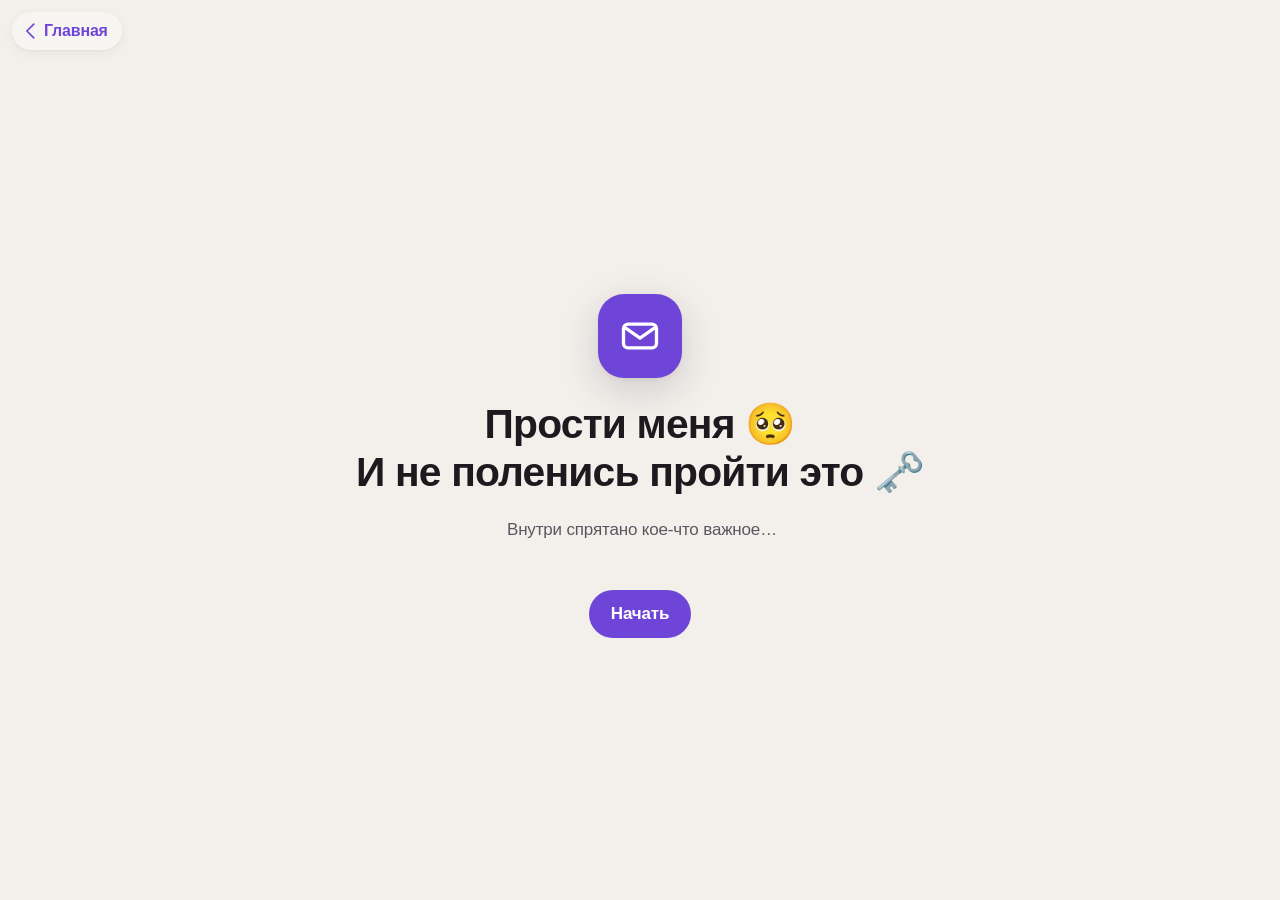
<file: couple/quest.html>
<!DOCTYPE html>
<html lang="ru">
<head>
<meta charset="UTF-8" />
<meta name="viewport" content="width=device-width, initial-scale=1" />
<meta name="color-scheme" content="light dark" />
<meta name="theme-color" media="(prefers-color-scheme: light)" content="#f3f0ec" />
<meta name="theme-color" media="(prefers-color-scheme: dark)" content="#0e0c11" />
<title>Тебе письмо</title>
<link rel="icon" href="assets/icon.svg" type="image/svg+xml" />
<link rel="apple-touch-icon" href="assets/apple-touch-icon.png" />
<link rel="preconnect" href="https://fonts.googleapis.com" />
<link rel="preconnect" href="https://fonts.gstatic.com" crossorigin />
<link rel="stylesheet" href="https://fonts.googleapis.com/css2?family=Caveat:wght@500;700&display=swap" media="print" onload="this.media='all'" />
<link rel="stylesheet" href="assets/css/style.css" />
<style>
  :root {
    --paper: #fffaf1; --paper-2: #f5e8d6; --paper-3: #ecd9c0;
    --paper-ink: #3b2f2a; --paper-ink-2: #8a7466;
  }
  @media (prefers-color-scheme: dark) {
    :root { --paper: #2a2420; --paper-2: #4a3d33; --paper-3: #5a4a3e; --paper-ink: #f1e8de; --paper-ink-2: #b39e8e; }
    .env-back { background: #241d18 !important; }
    .env-letter { background: #efe4d6 !important; }
  }

  html, body { height: 100%; overflow: hidden; }
  body { display: grid; place-items: center; text-align: center; }

  .back-link {
    position: fixed; top: 12px; left: 12px; z-index: 70;
    display: inline-flex; align-items: center; gap: 2px;
    padding: 8px 14px 8px 8px;
    border-radius: 999px;
    color: var(--accent); font-weight: 600; font-size: var(--t-callout);
    background: var(--bar-bg);
    -webkit-backdrop-filter: saturate(180%) blur(20px);
    backdrop-filter: saturate(180%) blur(20px);
    box-shadow: var(--shadow-1);
  }
  .back-link .i { width: 22px; height: 22px; }

  /* ---------- экраны: сменяют друг друга с лёгким размытием ---------- */
  .screen {
    position: fixed; inset: 0;
    display: flex; flex-direction: column; align-items: center; justify-content: center;
    gap: 22px;
    padding: 72px 24px 40px;
    opacity: 0; visibility: hidden;
    filter: blur(6px);
    transform: scale(.98);
    transition: opacity 420ms ease, filter 420ms var(--ease-out), transform 520ms var(--ease-out), visibility 0s 420ms;
  }
  .screen.active { opacity: 1; visibility: visible; filter: none; transform: none; transition-delay: 0s; }

  h1 {
    font-family: var(--font-round);
    font-size: clamp(1.6rem, 7vw, 2.4rem);
    letter-spacing: -.02em;
    max-width: 16em;
  }
  .hint { color: var(--text-2); font-size: var(--t-body); max-width: 22em; line-height: 1.45; min-height: 2.9em; }
  .hint.swap { animation: hint-swap 380ms var(--ease-out); }
  @keyframes hint-swap { from { opacity: 0; filter: blur(4px); transform: translateY(4px); } }

  .intro-mark {
    width: 84px; height: 84px; border-radius: 26px;
    display: grid; place-items: center;
    background: var(--accent-fill); color: #fff;
    box-shadow: var(--shadow-2);
    animation: float 3.4s ease-in-out infinite;
  }
  .intro-mark .i { width: 44px; height: 44px; }
  @keyframes float { 50% { transform: translateY(-8px); } }

  /* ---------- конверт ---------- */
  .envelope {
    position: relative;
    width: min(300px, 78vw); aspect-ratio: 300 / 196;
    perspective: 900px;
    cursor: pointer;
    -webkit-tap-highlight-color: transparent;
    transition: transform var(--release);
    --ps: .97;
  }
  .env-back, .env-front, .env-flap, .env-letter { position: absolute; }
  .env-back { inset: 0; border-radius: 10px; background: var(--paper-3); box-shadow: var(--shadow-2); }
  .env-letter {
    left: 7%; right: 7%; top: 8%; height: 84%;
    border-radius: 8px;
    background: var(--paper);
    box-shadow: 0 2px 8px rgba(0, 0, 0, .1);
    display: grid; place-items: center;
    color: var(--heart);
    transition: transform 700ms var(--spring-soft) 260ms;
  }
  .env-letter .i { width: 30px; height: 30px; }
  .env-front {
    inset: 0; border-radius: 10px;
    background: var(--paper-2);
    clip-path: polygon(0 0, 50% 56%, 100% 0, 100% 100%, 0 100%);
    z-index: 2;
  }
  .env-flap {
    left: 0; right: 0; top: 0; height: 60%;
    background: var(--paper-3);
    clip-path: polygon(0 0, 100% 0, 50% 100%);
    transform-origin: 50% 0;
    z-index: 3;
    filter: drop-shadow(0 2px 3px rgba(0, 0, 0, .12));
    transition: transform 520ms var(--ease-in-out), z-index 0s 260ms;
  }
  .envelope.open .env-flap { transform: rotateX(180deg); z-index: 0; }
  /* раскрытый клапан поднимается туда, где был заголовок — заголовок уступает */
  #quest-title { transition: opacity 240ms ease; }
  .opening #quest-title { opacity: 0; }
  .envelope.open .env-letter { transform: translateY(-46%); }

  /* сургучная печать — пока цела, конверт не открыть */
  .env-seal {
    position: absolute; left: 50%; top: 60%; z-index: 4;
    width: 58px; height: 58px; margin: -29px 0 0 -29px;
    border-radius: 50%;
    display: grid; place-items: center;
    background: radial-gradient(circle at 35% 30%, #d4435e, #9e1d3a 70%);
    color: #ffe3e8;
    box-shadow: 0 3px 8px rgba(120, 10, 40, .35), inset 0 -2px 4px rgba(0, 0, 0, .25);
    transition: transform 500ms var(--ease-in), opacity 420ms ease;
  }
  .env-seal .i { width: 26px; height: 26px; }
  .env-seal.broken { transform: translateY(40px) rotate(40deg) scale(.6); opacity: 0; }
  .envelope.shake { animation: shake 420ms ease; }
  @keyframes shake {
    20% { transform: rotate(-4deg); } 40% { transform: rotate(4deg); }
    60% { transform: rotate(-3deg); } 80% { transform: rotate(2deg); }
  }

  /* ---------- ключик ---------- */
  .key {
    position: fixed; z-index: 50;
    width: 60px; height: 60px; margin: -30px 0 0 -30px;
    border-radius: 50%;
    display: grid; place-items: center;
    background: var(--surface);
    color: var(--gold);
    box-shadow: var(--shadow-2), 0 0 0 4px color-mix(in srgb, var(--gold) 25%, transparent);
    transition: left 520ms var(--spring-soft), top 520ms var(--spring-soft), transform var(--d-press) var(--ease-out);
    animation: key-in 520ms var(--spring) both;
  }
  .key .i { width: 32px; height: 32px; }
  .key { --ps: .86; }
  @keyframes key-in { from { transform: scale(.3); opacity: 0; } }
  .key.caught { transition: left 560ms var(--ease-in-out), top 560ms var(--ease-in-out), transform 560ms var(--ease-in-out), opacity 300ms ease 400ms; transform: scale(.5) rotate(-40deg); opacity: 0; }

  /* ---------- финал: письмо целиком ---------- */
  .final-paper {
    width: min(360px, 88vw);
    padding: 26px 24px 28px;
    border-radius: 18px;
    background: var(--paper);
    color: var(--paper-ink);
    box-shadow: var(--shadow-2);
    animation: unfold 800ms var(--ease-out) both;
  }
  @keyframes unfold {
    from { clip-path: inset(0 0 88% 0 round 18px); transform: translateY(24px); }
    to   { clip-path: inset(0 0 0 0 round 18px); transform: none; }
  }
  .final-paper .heart { color: var(--heart); width: 40px; height: 40px; margin: 0 auto; animation: beat 1.3s ease-in-out infinite; }
  @keyframes beat { 0%, 100% { transform: scale(1); } 25% { transform: scale(1.14); } 40% { transform: scale(1); } 60% { transform: scale(1.08); } }
  .message {
    margin-top: 14px;
    font-family: var(--font-hand);
    font-size: clamp(2.1rem, 9vw, 2.8rem); font-weight: 700; line-height: 1.12;
    min-height: 1.2em;
  }
  .message .caret { display: inline-block; width: 2px; height: .9em; background: currentColor; margin-left: 2px; vertical-align: -.1em; animation: blink 1s steps(1) infinite; }
  @keyframes blink { 50% { opacity: 0; } }
  .sub { margin-top: 10px; font-family: var(--font-hand); font-size: 1.5rem; color: var(--paper-ink-2); opacity: 0; transition: opacity 1.2s ease; }
  .sub.show { opacity: 1; }
  .again { opacity: 0; transition: opacity 600ms ease 1.2s; }
  .again.show { opacity: 1; }

  @media (prefers-reduced-motion: reduce) {
    .intro-mark, .final-paper .heart { animation: none; }
    .screen { filter: none; transform: none; }
  }
</style>
</head>
<body data-page="quest">

  <a class="back-link" href="index.html"><svg class="i" aria-hidden="true"><use href="assets/icons.svg#back"/></svg>Главная</a>

  <!-- Экран 1: приветствие -->
  <section class="screen active" id="screen-start" aria-labelledby="intro-title">
    <div class="intro-mark" aria-hidden="true"><svg class="i"><use href="assets/icons.svg#letter"/></svg></div>
    <h1 id="intro-title">…</h1>
    <p class="hint" id="intro-hint">…</p>
    <button class="btn" type="button" id="btn-start">Начать</button>
  </section>

  <!-- Экран 2: конверт под печатью, надо найти ключ -->
  <section class="screen" id="screen-quest" aria-labelledby="quest-title">
    <h1 id="quest-title">Тебе письмо. Но оно запечатано</h1>
    <div class="envelope" id="envelope" role="button" tabindex="0" aria-label="Конверт">
      <div class="env-back"></div>
      <div class="env-letter"><svg class="i" aria-hidden="true"><use href="assets/icons.svg#heart-fill"/></svg></div>
      <div class="env-front"></div>
      <div class="env-flap"></div>
      <div class="env-seal" id="seal"><svg class="i" aria-hidden="true"><use href="assets/icons.svg#lock"/></svg></div>
    </div>
    <p class="hint" id="quest-hint" aria-live="polite">Найди золотой ключик — он где-то на экране…</p>
  </section>

  <!-- Экран 3: финал -->
  <section class="screen" id="screen-final" aria-live="polite">
    <div class="final-paper">
      <svg class="i heart" aria-hidden="true"><use href="assets/icons.svg#heart-fill"/></svg>
      <div class="message" id="message"></div>
      <p class="sub" id="sub"></p>
    </div>
    <a class="btn tinted again" id="again" href="index.html">На главную</a>
  </section>

<script src="assets/js/config.js"></script>
<script src="assets/js/common.js"></script>
<script>
(function () {
  var QUEST = (window.SITE_CONFIG && window.SITE_CONFIG.quest) || {};
  var calm = matchMedia('(prefers-reduced-motion: reduce)').matches;
  var $ = function (id) { return document.getElementById(id); };

  $('intro-title').innerHTML = QUEST.intro || 'Тебе письмо';
  $('intro-hint').textContent = QUEST.hint || 'Внутри спрятано кое-что важное…';
  $('sub').textContent = QUEST.sub || '';

  var screens = { start: $('screen-start'), quest: $('screen-quest'), final: $('screen-final') };
  var envelope = $('envelope');
  var seal = $('seal');
  var hint = $('quest-hint');
  var hasKey = false;
  var opening = false;

  function show(name) {
    Object.keys(screens).forEach(function (k) { screens[k].classList.toggle('active', k === name); });
  }

  function say(text) {
    hint.textContent = text;
    hint.classList.remove('swap');
    void hint.offsetWidth;
    hint.classList.add('swap');
  }

  $('btn-start').addEventListener('click', function () {
    show('quest');
    setTimeout(spawnKey, 700);
  });

  /* ключ появляется в случайном месте и пару раз упрыгивает */
  var dodges = 2;
  function spawnKey() {
    var key = document.createElement('button');
    key.type = 'button';
    key.className = 'key';
    key.setAttribute('aria-label', 'Золотой ключ');
    key.innerHTML = App.icon('key');
    placeRandom(key);
    key.addEventListener('click', function () {
      if (dodges > 0) {
        dodges--;
        say(dodges === 1 ? 'Ой, какой шустрый! Лови ещё раз' : 'Почти! Последний рывок!');
        placeRandom(key);
        return;
      }
      // пойман: летит к печати и ломает её
      var s = seal.getBoundingClientRect();
      key.classList.add('caught');
      key.style.left = (s.left + s.width / 2) + 'px';
      key.style.top = (s.top + s.height / 2) + 'px';
      setTimeout(function () { key.remove(); gotKey(); }, calm ? 0 : 560);
    });
    document.body.appendChild(key);
  }

  function placeRandom(el) {
    var pad = 60;
    var x = pad + Math.random() * (window.innerWidth - pad * 2);
    var y = 90 + Math.random() * (window.innerHeight - 90 - pad);
    el.style.left = x + 'px';
    el.style.top = y + 'px';
  }

  function gotKey() {
    hasKey = true;
    seal.classList.add('broken');
    $('quest-title').textContent = 'Ключ у тебя!';
    say('Теперь нажми на конверт');
    envelope.setAttribute('aria-label', 'Открыть конверт');
  }

  function openEnvelope() {
    if (opening) return;
    if (!hasKey) {
      envelope.classList.remove('shake');
      void envelope.offsetWidth;
      envelope.classList.add('shake');
      say('Запечатано! Сначала поймай ключик');
      return;
    }
    opening = true;
    screens.quest.classList.add('opening');
    envelope.classList.add('open');
    setTimeout(function () {
      show('final');
      App.rainHearts(6);
      typeMessage(QUEST.message || 'Я люблю тебя');
    }, calm ? 200 : 1100);
  }

  envelope.addEventListener('click', openEnvelope);
  envelope.addEventListener('keydown', function (e) {
    if (e.key === 'Enter' || e.key === ' ') { e.preventDefault(); openEnvelope(); }
  });

  /* текст пишется от руки, буква за буквой */
  function typeMessage(text) {
    var el = $('message');
    var chars = Array.from(text);
    var i = 0;
    function done() {
      el.textContent = text;
      $('sub').classList.add('show');
      $('again').classList.add('show');
    }
    if (calm) { done(); return; }
    (function tick() {
      if (i > chars.length) { done(); return; }
      el.innerHTML = '';
      el.appendChild(document.createTextNode(chars.slice(0, i).join('')));
      var c = document.createElement('span');
      c.className = 'caret';
      el.appendChild(c);
      i++;
      setTimeout(tick, 85);
    })();
  }
})();
</script>
</body>
</html>
</file>
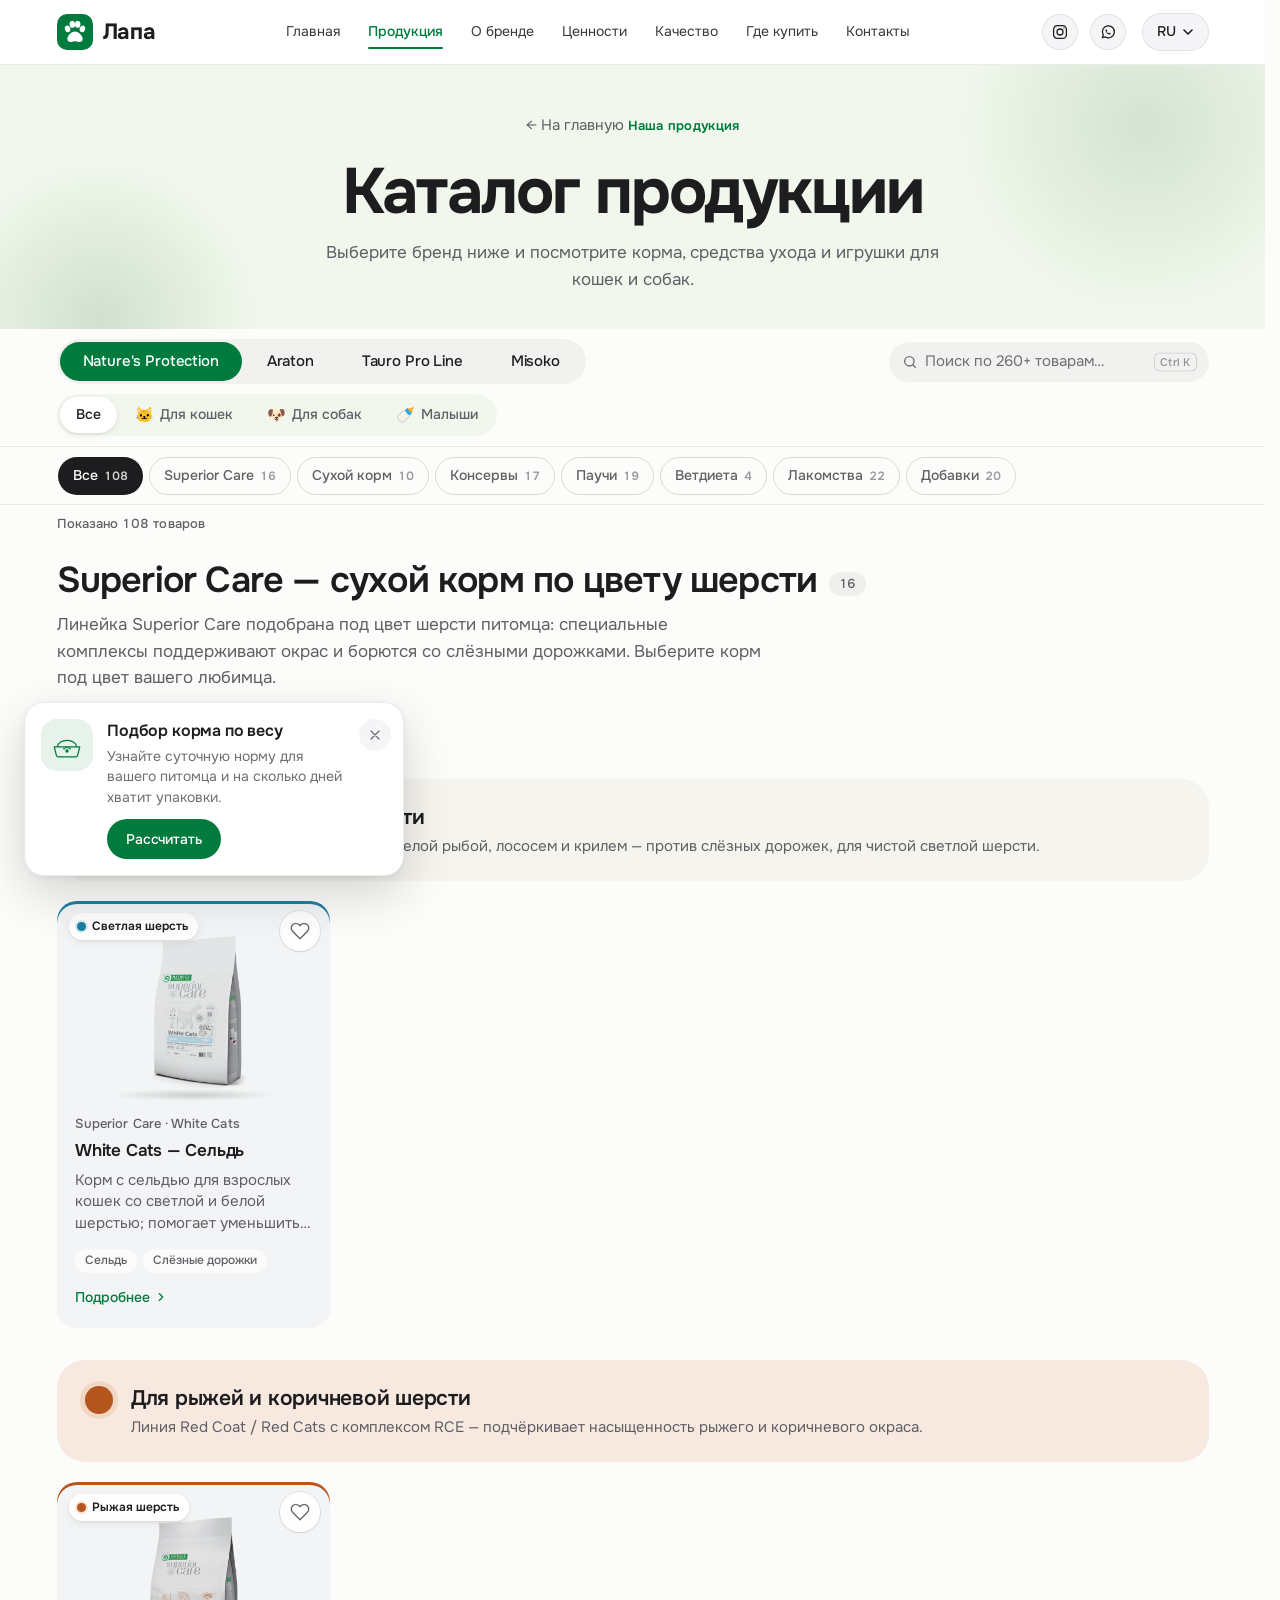
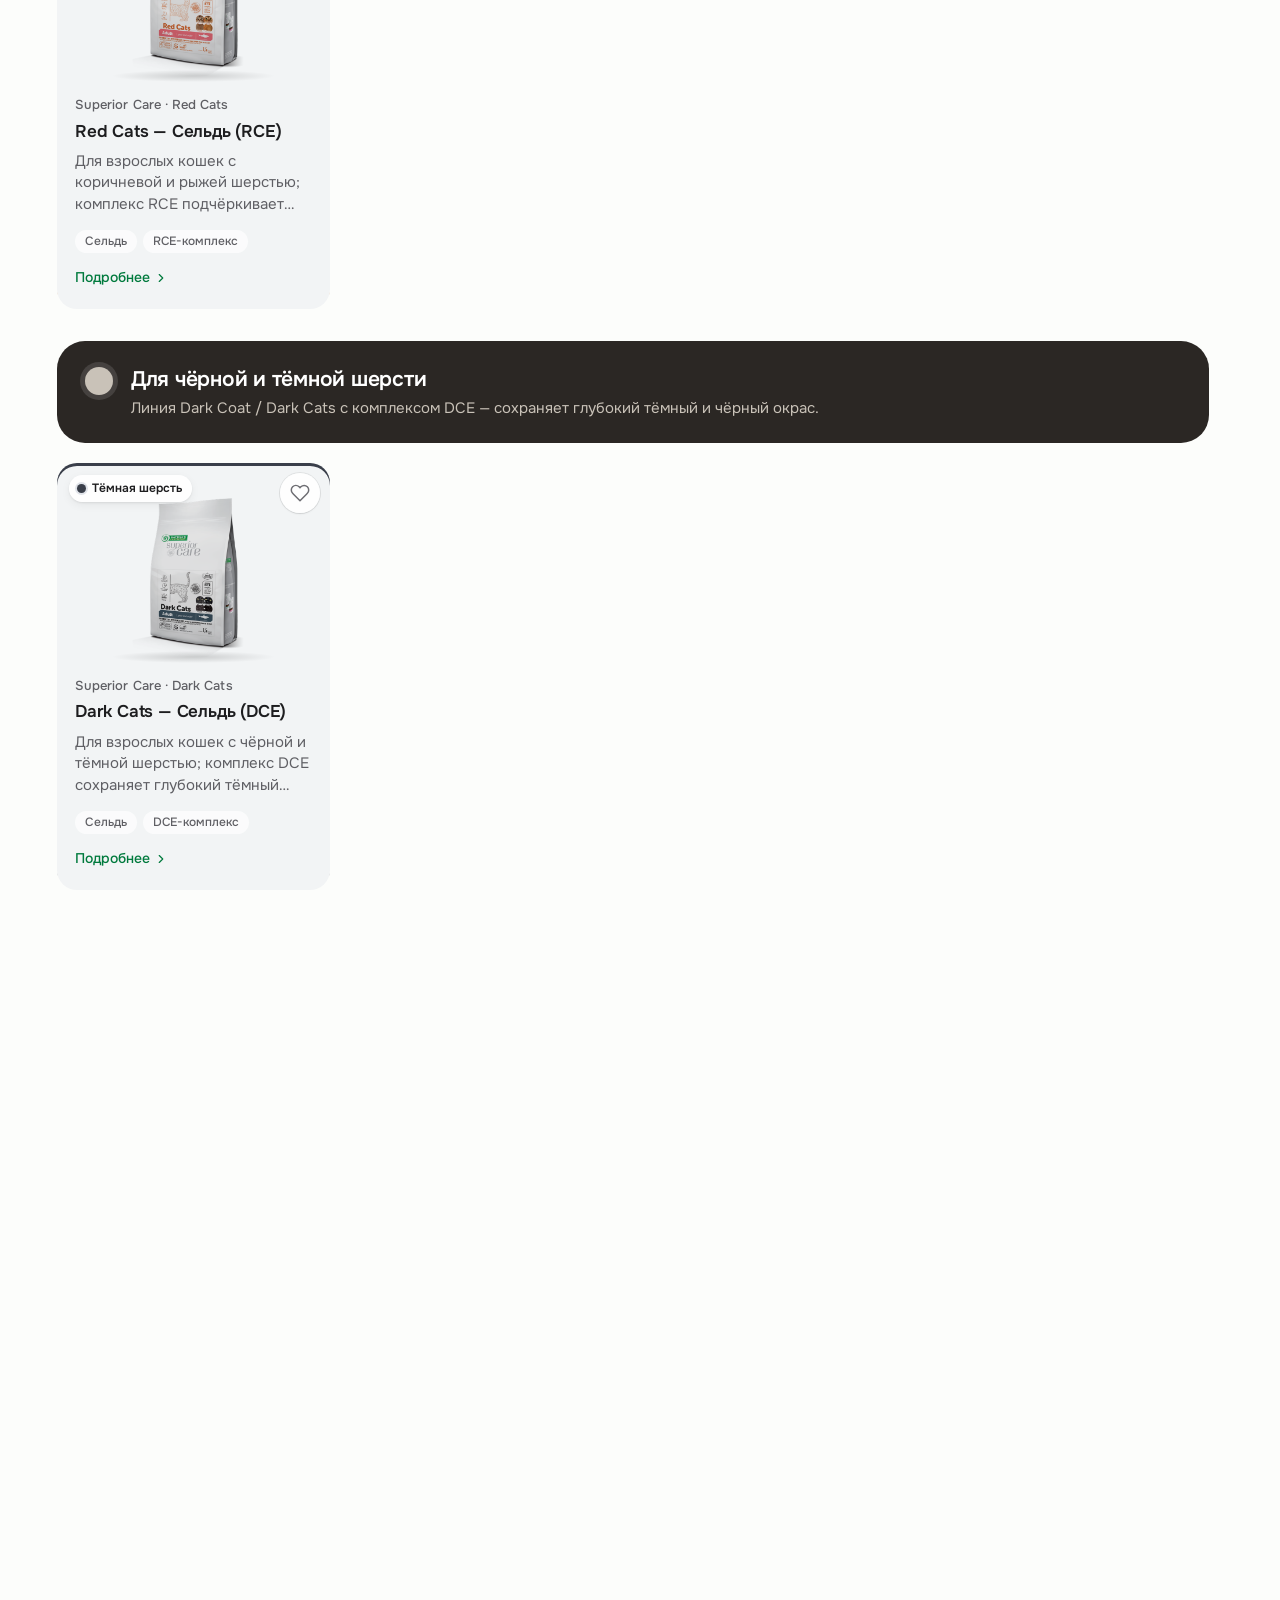
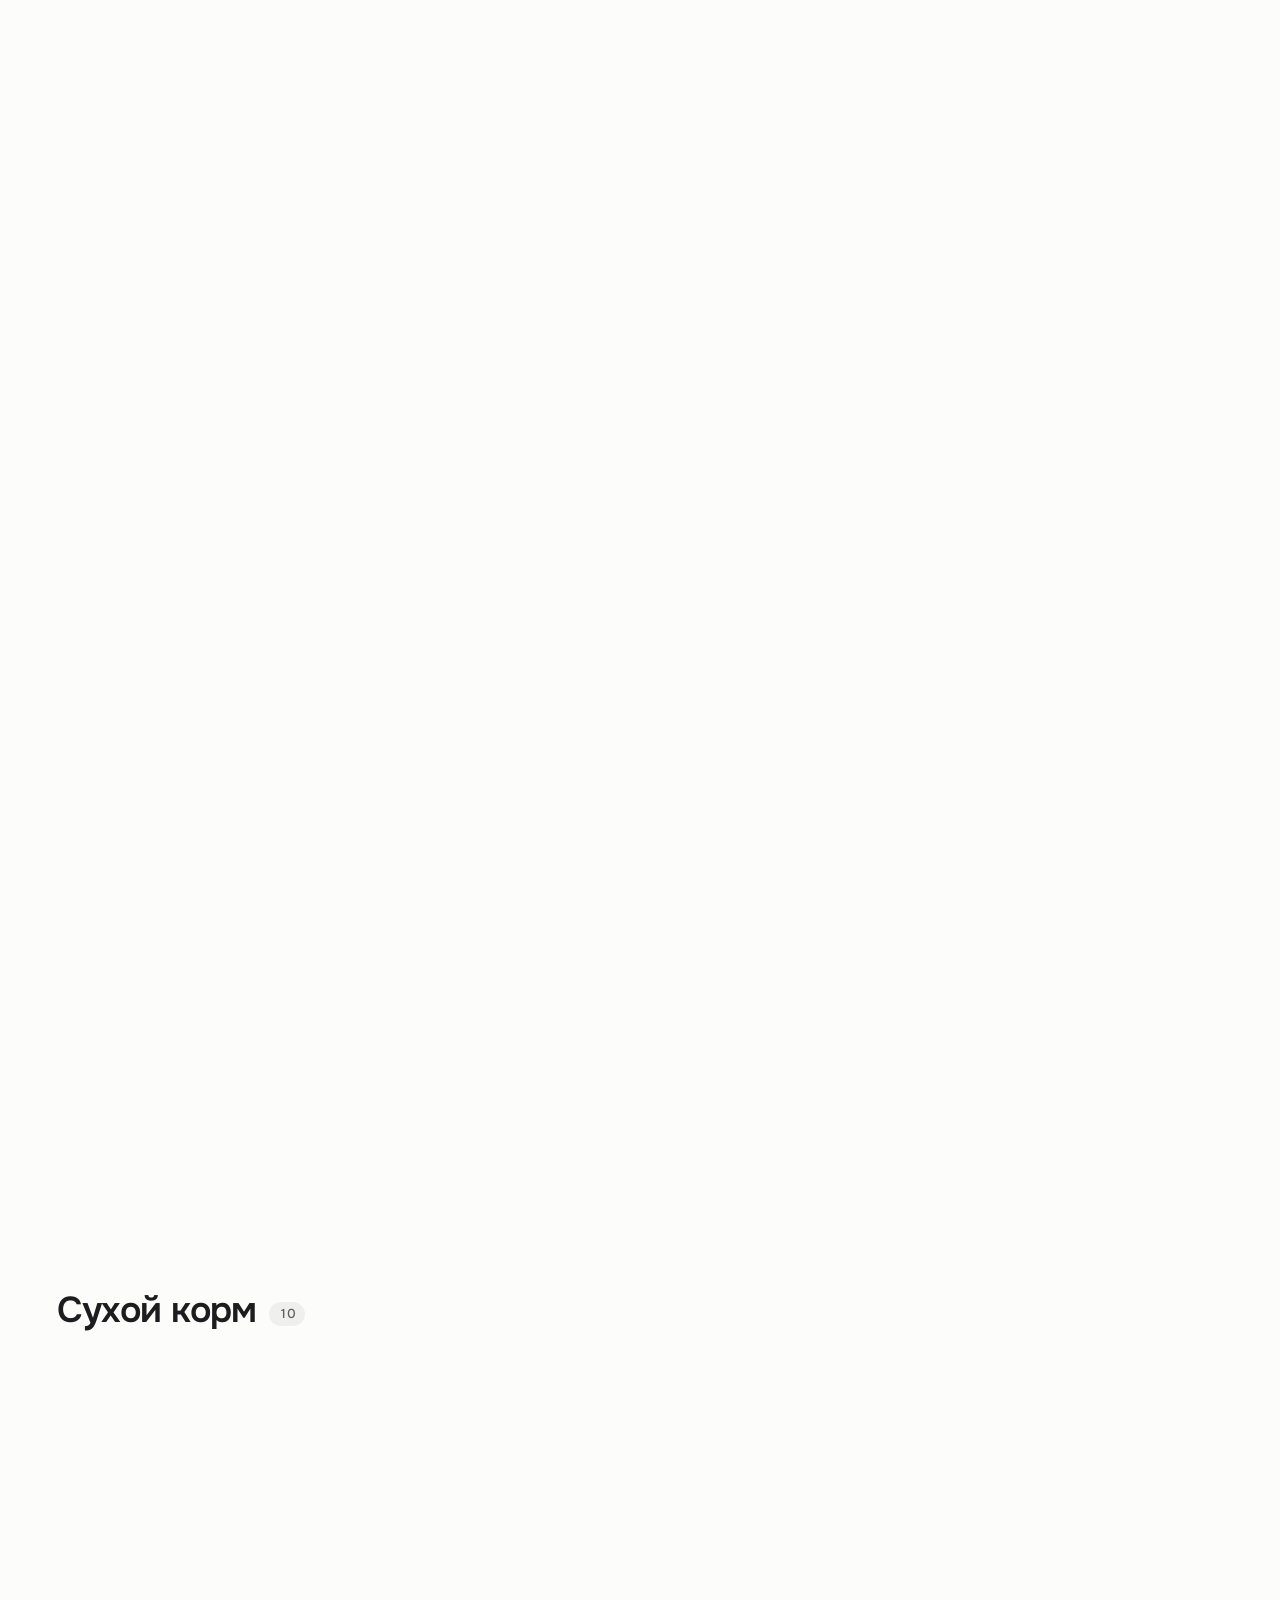
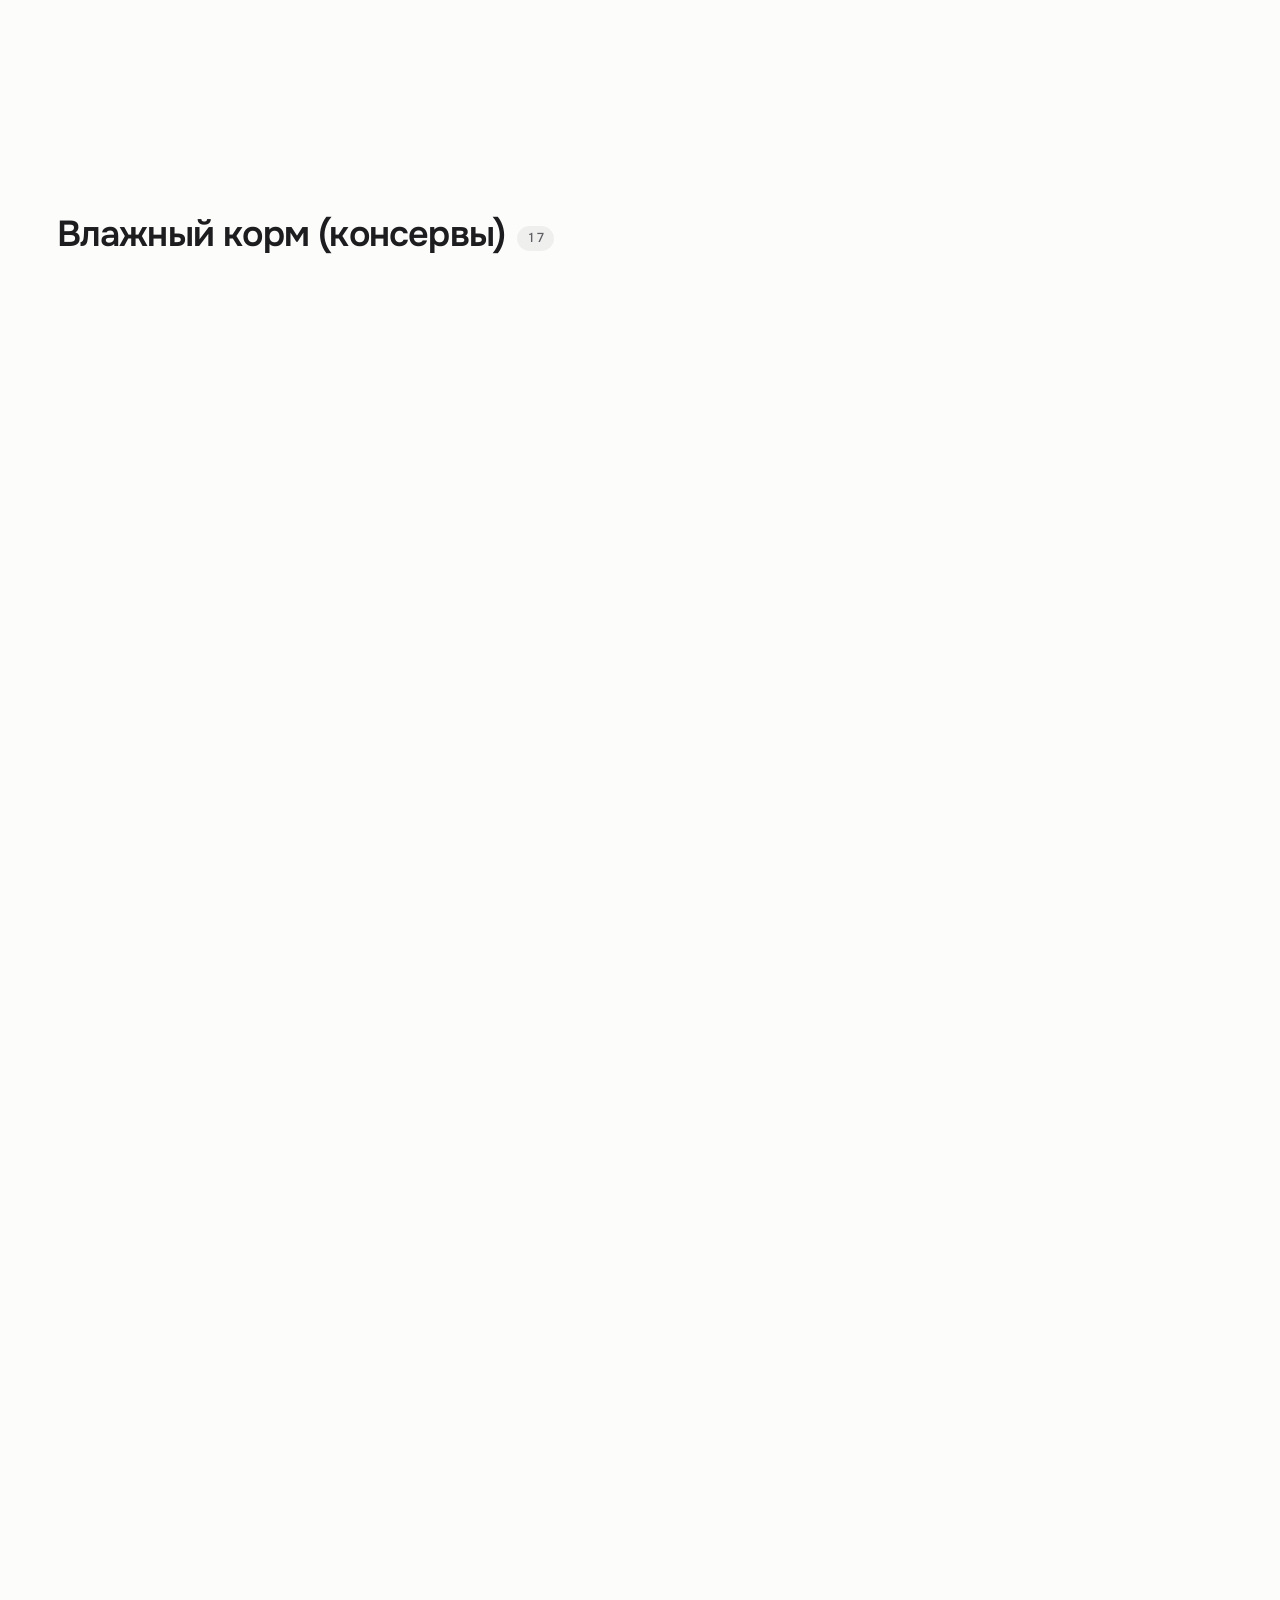
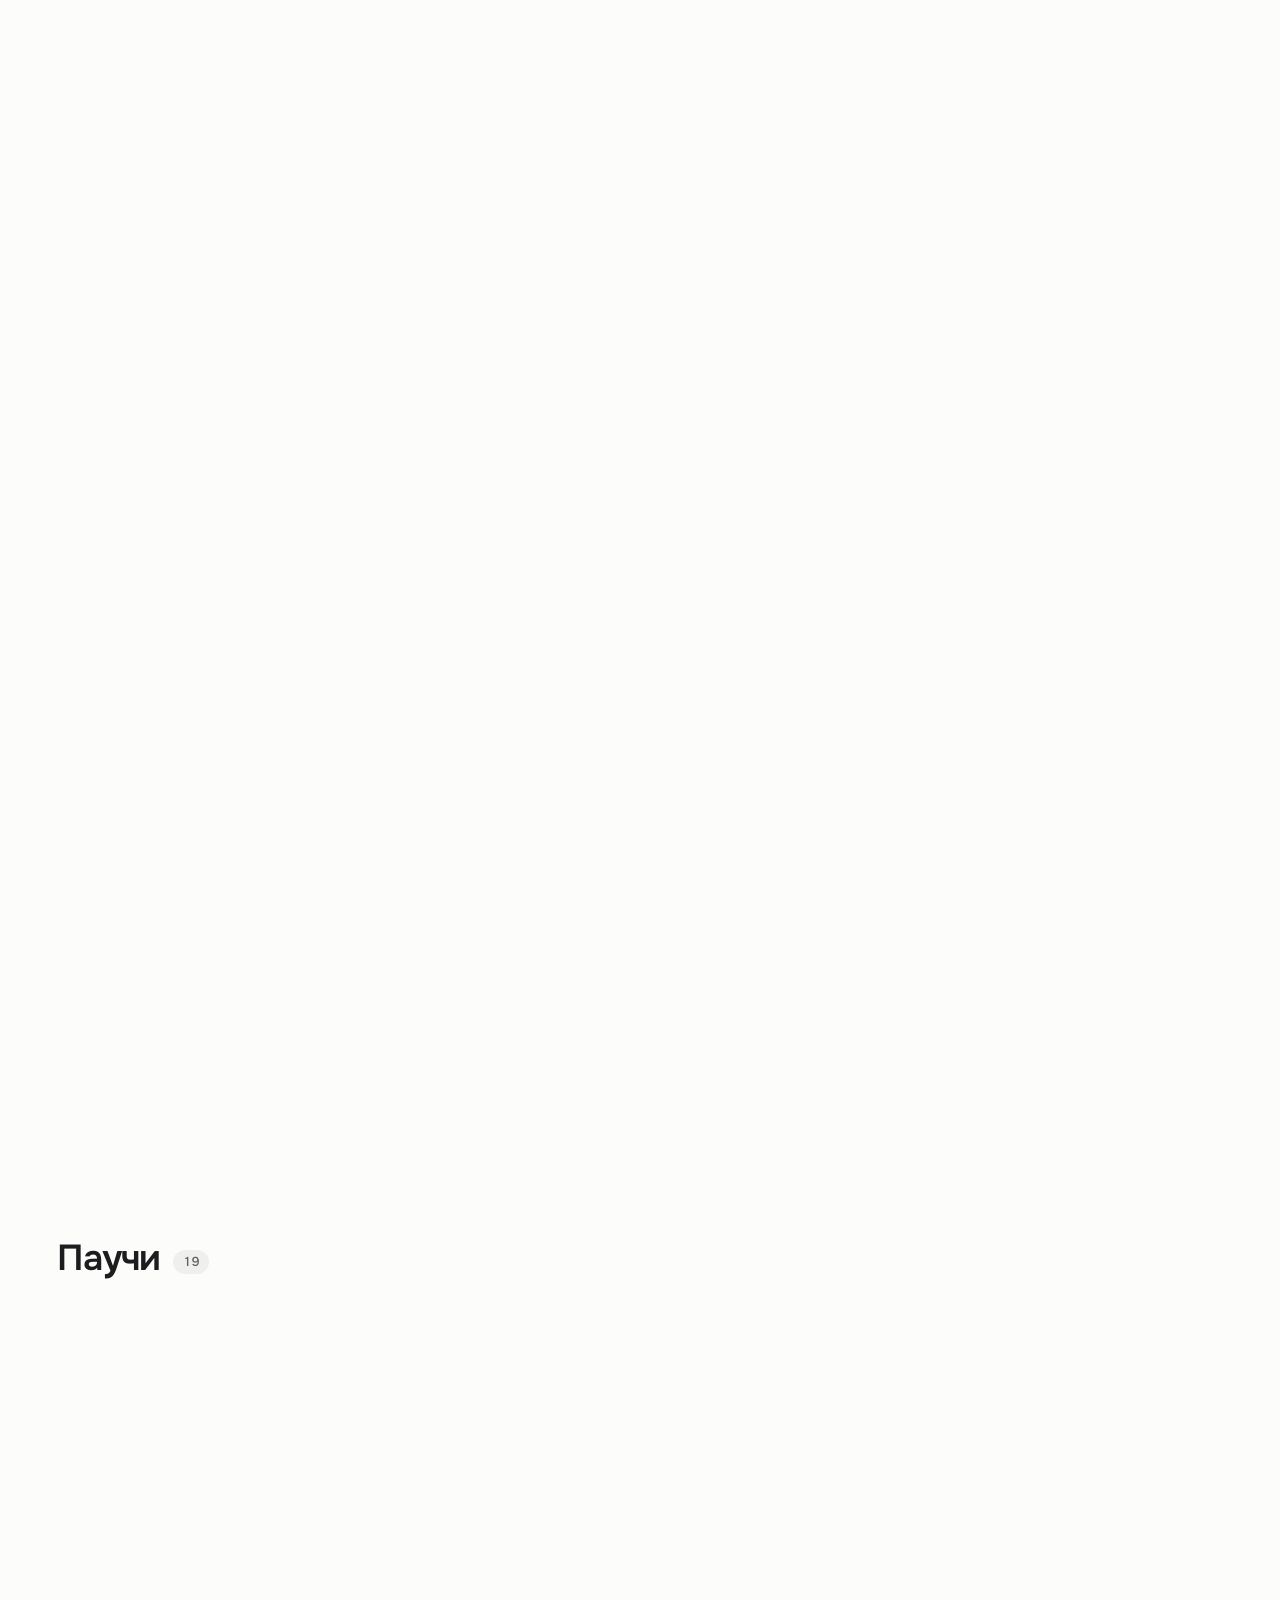
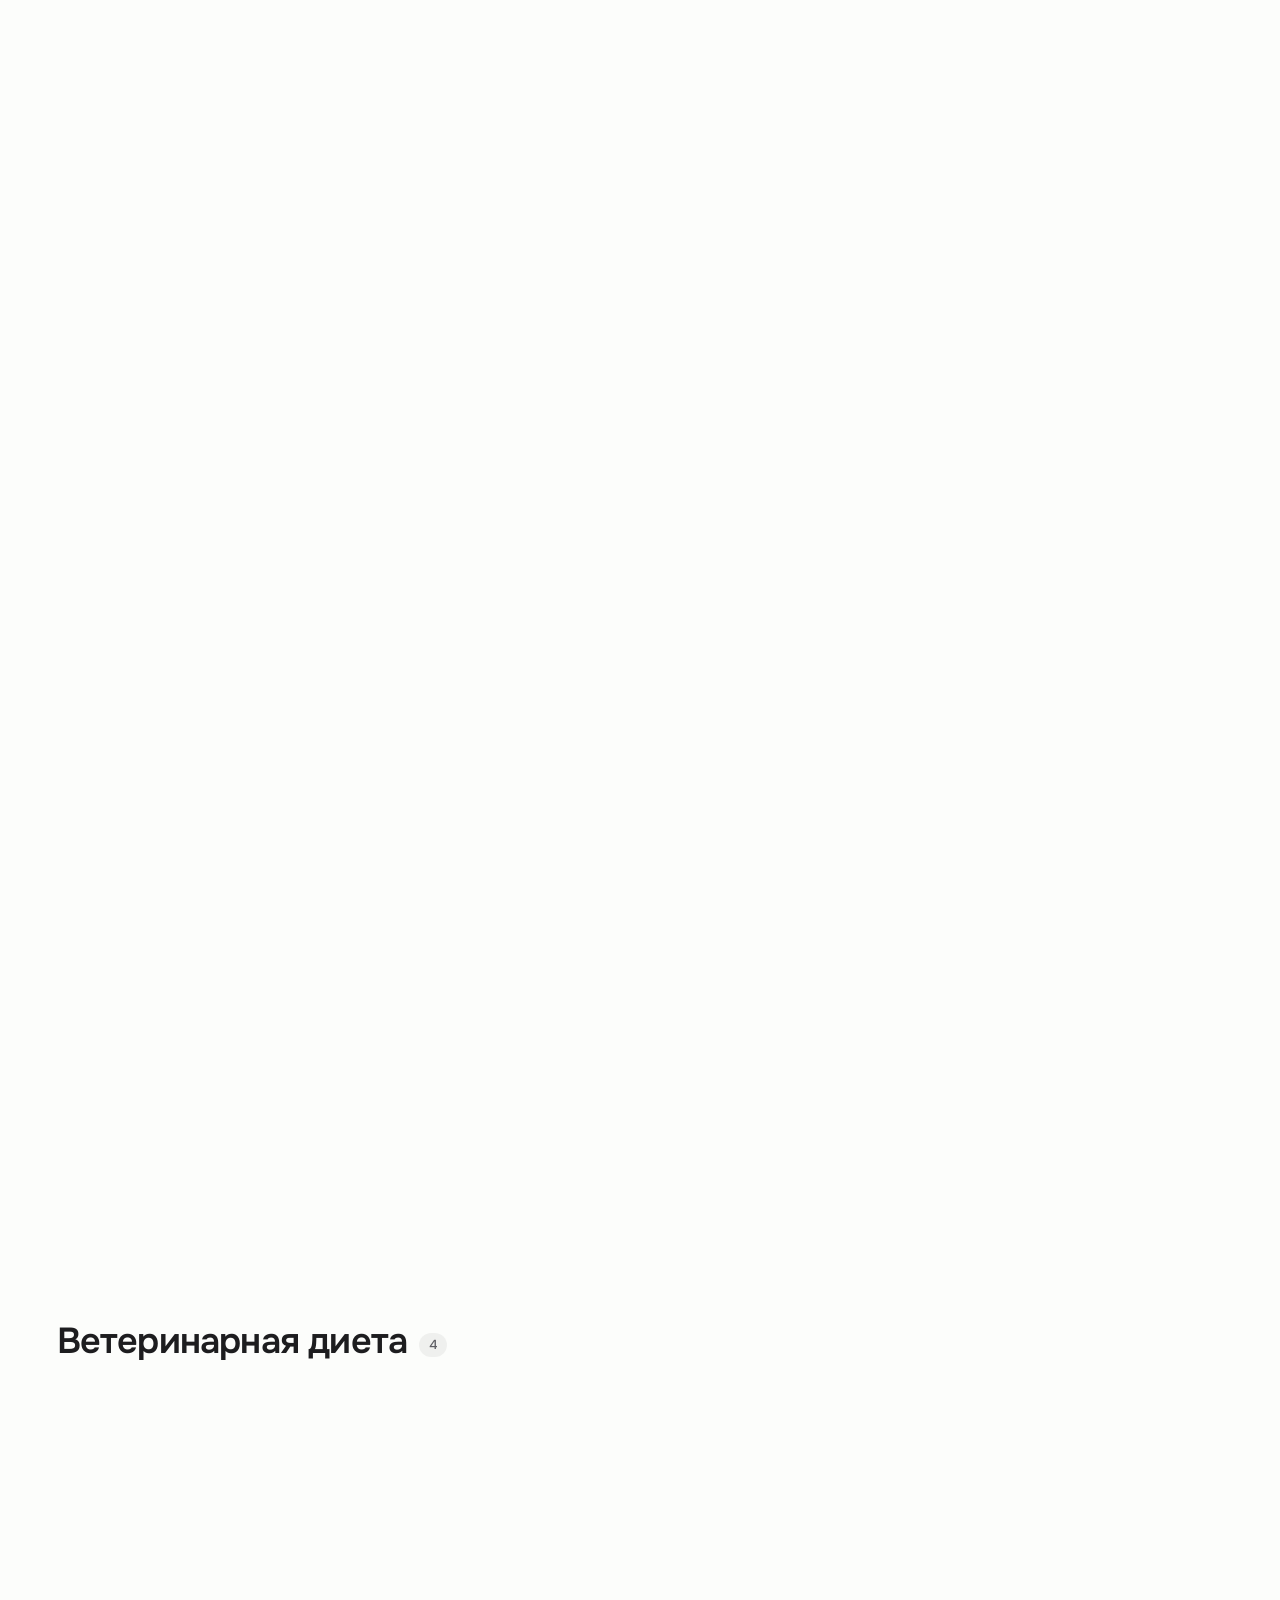
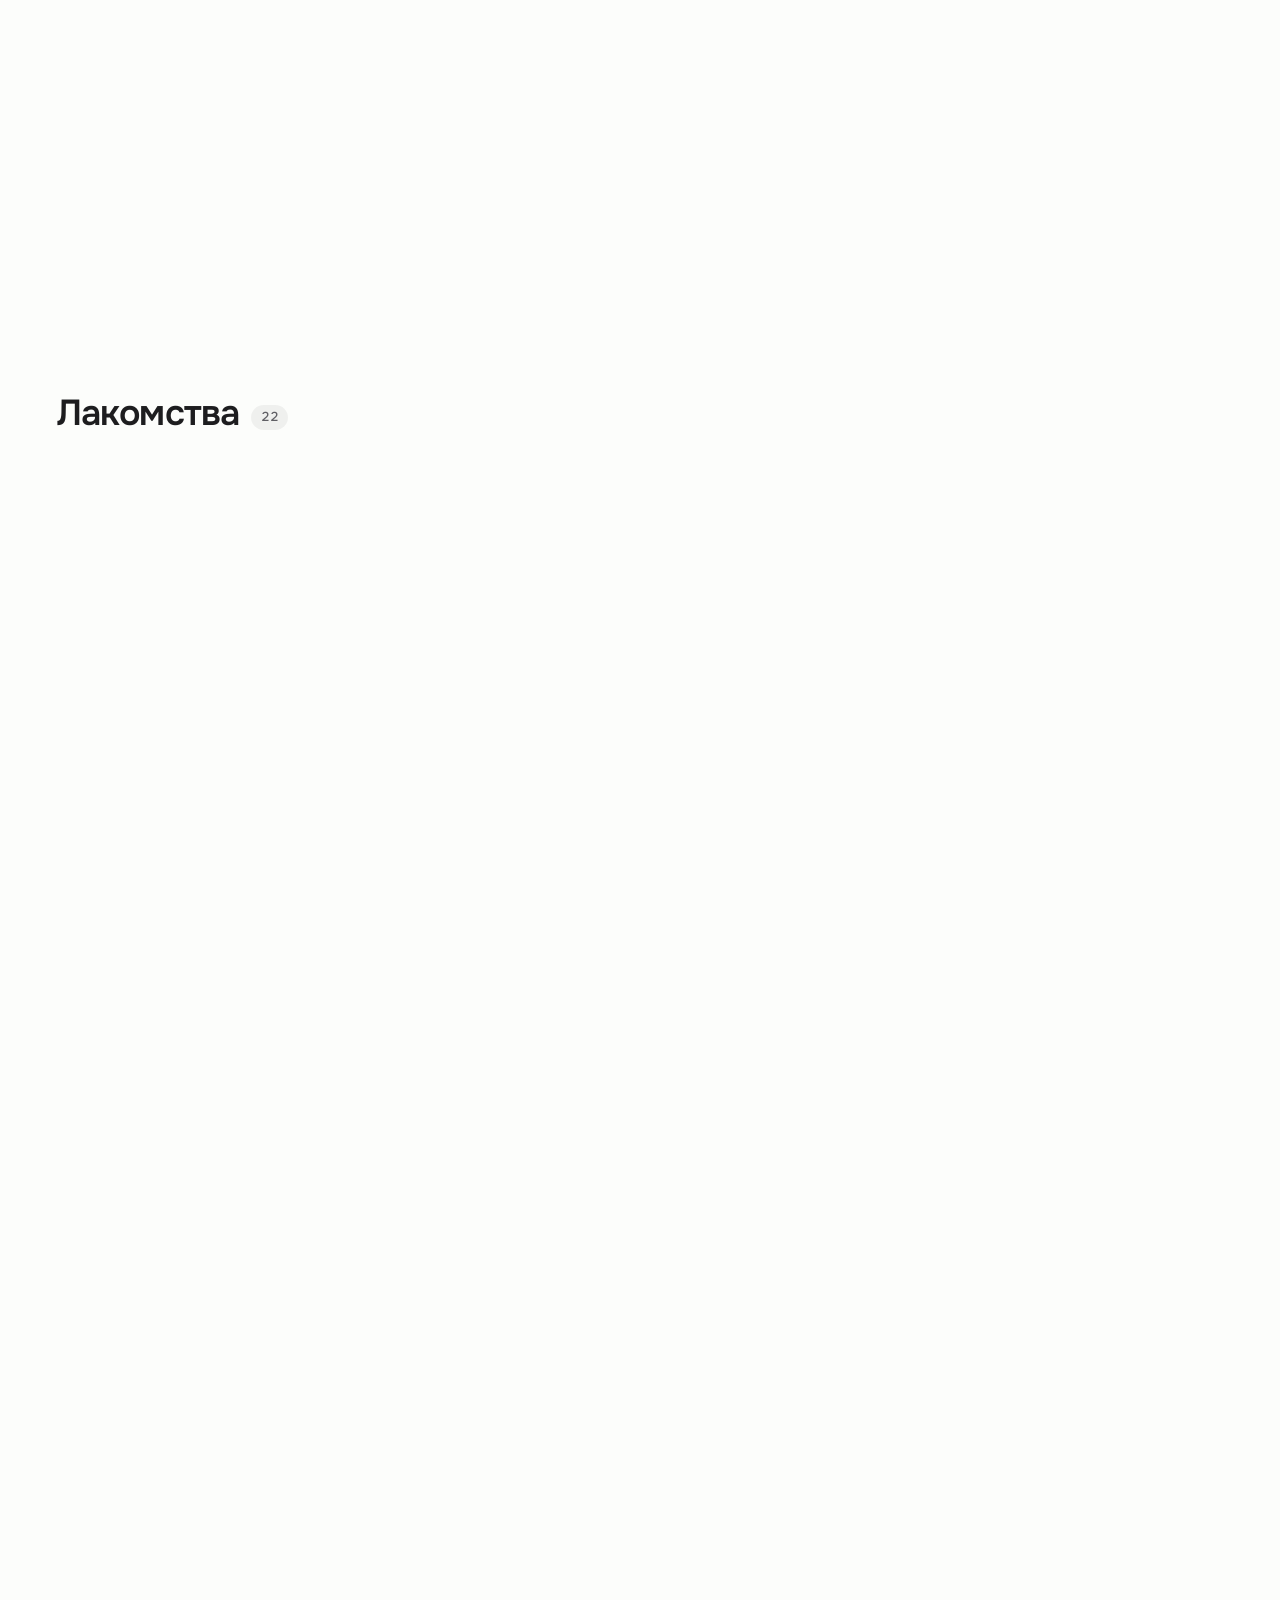
<file: zoo/products.html>
<!DOCTYPE html>
<html lang="ru" class="is-booting">
<head>
  <meta charset="UTF-8" />
  <meta name="viewport" content="width=device-width, initial-scale=1.0" />
  <meta name="theme-color" content="#ffffff" />
  <title data-i18n="meta.title">Лапа — Каталог</title>
  <meta name="description" data-i18n="meta.description" content="Каталог продукции для кошек и собак." />
  <link rel="preconnect" href="https://fonts.googleapis.com" />
  <link rel="preconnect" href="https://fonts.gstatic.com" crossorigin />
  <link href="https://fonts.googleapis.com/css2?family=Onest:wght@400;500;600;700&display=swap" rel="stylesheet" />
  <link rel="stylesheet" href="css/tokens.css?v=17" />
  <link rel="stylesheet" href="css/spring.css?v=17" />
  <link rel="stylesheet" href="css/styles.css?v=17" />
  <link rel="stylesheet" href="css/catalog.css?v=17" />
  <link rel="stylesheet" href="css/search.css?v=17" />
  <link rel="stylesheet" href="css/list.css?v=17" />
  <link rel="stylesheet" href="css/mobile.css?v=17" />
  <link rel="stylesheet" href="css/mobile-catalog.css?v=17" />
  <link rel="stylesheet" href="css/mobile-tauro.css?v=17" />
  <link rel="stylesheet" href="css/tpl-why.css?v=17" />
  <link rel="stylesheet" href="css/motion-catalog.css?v=17" />
  <link rel="stylesheet" href="css/feed-calc.css?v=17" />
  <link rel="icon" href="assets/favicon.svg" type="image/svg+xml" />
</head>
<body class="page-enter">
  <a class="skip-link" href="#products" data-i18n="a11y.skip">Перейти к каталогу</a>

  <!-- ===== Header ===== -->
  <header class="header" id="header">
    <div class="container header__inner">
      <a href="index.html" class="logo" aria-label="Лапа">
        <svg class="logo__mark" viewBox="0 0 32 32" width="36" height="36" aria-hidden="true"><rect width="32" height="32" rx="9" class="logo__badge"/><g fill="#fff"><ellipse cx="9.4" cy="13.2" rx="2.4" ry="3" transform="rotate(-18 9.4 13.2)"/><ellipse cx="13.6" cy="9.2" rx="2.4" ry="3.1" transform="rotate(-6 13.6 9.2)"/><ellipse cx="18.4" cy="9.2" rx="2.4" ry="3.1" transform="rotate(6 18.4 9.2)"/><ellipse cx="22.6" cy="13.2" rx="2.4" ry="3" transform="rotate(18 22.6 13.2)"/><path d="M16 15.6c-3.5 0-6.8 4-6.8 6.7 0 1.9 1.6 2.9 3.4 2.6 1.2-.2 2.3-.7 3.4-.7s2.2.5 3.4.7c1.8.3 3.4-.7 3.4-2.6 0-2.7-3.3-6.7-6.8-6.7z"/></g></svg><span class="logo__text">Лапа</span>
      </a>

      <nav class="nav" id="nav">
        <a href="index.html#home" class="nav__link" data-i18n="nav.home">Главная</a>
        <a href="products.html" class="nav__link nav__link--active" data-i18n="nav.products">Продукция</a>
        <a href="index.html#about" class="nav__link" data-i18n="nav.about">О бренде</a>
        <a href="index.html#values" class="nav__link" data-i18n="nav.values">Ценности</a>
        <a href="index.html#quality" class="nav__link" data-i18n="nav.quality">Качество</a>
        <a href="index.html#stores" class="nav__link" data-i18n="nav.stores">Где купить</a>
        <a href="index.html#contact" class="nav__link" data-i18n="nav.contact">Контакты</a>
        <div class="nav-extra"><div class="nav-lang" role="group" aria-label="Выбор языка"><button type="button" class="nav-lang__btn" data-lang-pick="az" lang="az" aria-pressed="false">AZ</button><button type="button" class="nav-lang__btn" data-lang-pick="ru" lang="ru" aria-pressed="true">RU</button><button type="button" class="nav-lang__btn" data-lang-pick="en" lang="en" aria-pressed="false">EN</button></div></div>
      </nav>

      <div class="header__actions">
        <a class="hdr-ico" href="https://www.instagram.com/" target="_blank" rel="noopener" aria-label="Instagram" title="Instagram"><svg viewBox="0 0 24 24" aria-hidden="true"><rect x="3.5" y="3.5" width="17" height="17" rx="5"/><circle cx="12" cy="12" r="4"/><circle cx="17.3" cy="6.7" r="0.9" class="dot"/></svg></a>
        <a class="hdr-ico" href="https://www.whatsapp.com/" target="_blank" rel="noopener" aria-label="WhatsApp" title="WhatsApp"><svg viewBox="0 0 24 24" aria-hidden="true"><path d="M4.5 19.5l1.2-3.6A8 8 0 1 1 8.4 18.6z"/><path d="M9.2 8.6c.2-.4.6-.4.9-.2l.8 1.6c.1.3 0 .5-.2.7l-.5.5c.5 1 1.3 1.9 2.4 2.4l.5-.5c.2-.2.5-.3.7-.2l1.6.8c.3.2.3.6 0 .9-.5.7-1.3 1-2.1.7a8 8 0 0 1-4.4-4.4c-.3-.8 0-1.6.3-2.3z" class="dot"/></svg></a>
        <div class="lang" id="lang">
          <button class="lang__current" id="langBtn" type="button" aria-haspopup="true" aria-expanded="false" aria-controls="langMenu">
            <span id="langLabel">RU</span>
            <svg width="12" height="12" viewBox="0 0 12 12" aria-hidden="true"><path d="M2 4l4 4 4-4" stroke="currentColor" stroke-width="1.6" fill="none" stroke-linecap="round" stroke-linejoin="round"/></svg>
          </button>
          <ul class="lang__menu" id="langMenu" role="menu">
            <li><button data-lang="az" role="menuitem">AZ — Azərbaycan</button></li>
            <li><button data-lang="ru" role="menuitem">RU — Русский</button></li>
            <li><button data-lang="en" role="menuitem">EN — English</button></li>
          </ul>
        </div>
        <button class="burger" id="burger" type="button" aria-label="Menu" aria-controls="nav" aria-expanded="false">
          <span></span><span></span><span></span>
        </button>
      </div>
    </div>
  </header>

  <main id="main">
  <!-- ===== Products page hero ===== -->
  <section class="page-hero">
    <div class="container">
      <a href="index.html" class="page-hero__back" data-i18n="products.backHome">← На главную</a>
      <span class="section__tag" data-i18n="products.tag">Наша продукция</span>
      <h1 class="section__title" data-i18n="products.title">Каталог продукции</h1>
      <p class="section__subtitle" data-i18n="products.intro">Выберите бренд ниже и посмотрите корма, средства ухода и игрушки для кошек и собак.</p>
    </div>
  </section>

  <!-- ===== Sticky catalog toolbar ===== -->
  <div class="catalog-bar" id="catalogBar">
    <div class="container catalog-bar__inner">
      <div class="tabs" id="tabs" role="tablist" aria-label="Бренды">
        <button class="tab is-active" type="button" role="tab" id="tab-np" aria-selected="true" aria-controls="productsGrid" data-brand="np">Nature's Protection</button>
        <button class="tab" type="button" role="tab" id="tab-araton" aria-selected="false" aria-controls="productsGrid" tabindex="-1" data-brand="araton">Araton</button>
        <button class="tab" type="button" role="tab" id="tab-tpl" aria-selected="false" aria-controls="productsGrid" tabindex="-1" data-brand="tpl">Tauro Pro Line</button>
        <button class="tab" type="button" role="tab" id="tab-misoko" aria-selected="false" aria-controls="productsGrid" tabindex="-1" data-brand="misoko">Misoko</button>
      </div>

      <div class="catalog-bar__search" id="catalogSearch"></div>

      <div class="species" id="species" role="radiogroup" aria-label="Для кого">
        <button class="species__btn is-active" type="button" role="radio" aria-checked="true" data-species="all"><span data-i18n="products.all">Все</span></button>
        <button class="species__btn" type="button" role="radio" aria-checked="false" tabindex="-1" data-species="cats"><span class="species__ico" aria-hidden="true">🐱</span><span class="species__lbl" data-i18n="products.tabCats">Для кошек</span><span class="species__lbl--s" data-i18n="m.sp.cats">Кошки</span></button>
        <button class="species__btn" type="button" role="radio" aria-checked="false" tabindex="-1" data-species="dogs"><span class="species__ico" aria-hidden="true">🐶</span><span class="species__lbl" data-i18n="products.tabDogs">Для собак</span><span class="species__lbl--s" data-i18n="m.sp.dogs">Собаки</span></button>
        <button class="species__btn species__btn--baby" type="button" role="radio" aria-checked="false" tabindex="-1" data-species="baby"><span class="species__ico" aria-hidden="true">🍼</span><span data-i18n="products.babies">Малыши</span></button>
      </div>

      <button class="m-search-btn" id="mSearchBtn" type="button" aria-label="Поиск" aria-controls="npSearchInput"><svg width="20" height="20" viewBox="0 0 24 24" aria-hidden="true"><circle cx="11" cy="11" r="7" fill="none" stroke="currentColor" stroke-width="2"/><path d="M20 20l-3.5-3.5" fill="none" stroke="currentColor" stroke-width="2" stroke-linecap="round"/></svg></button>
    </div>
  </div>

  <!-- ===== Catalog ===== -->
  <section class="section section--top" id="products" tabindex="-1">
    <div class="container">
      <div class="cat-nav" id="catNav"></div>
      <div class="cat-result" id="catResult"></div>

      <div id="productsGrid" role="tabpanel" aria-labelledby="tab-np"></div>

      <div class="ranges-block">
        <h2 class="ranges__title" data-i18n="products.rangesTitle">Линейки Nature's Protection</h2>
        <div class="ranges" id="rangesGrid"></div>
      </div>
    </div>
  </section>
  </main>

  <!-- ===== Footer ===== -->
  <footer class="footer">
    <div class="container footer__inner">
      <div class="footer__col">
        <a href="index.html" class="logo logo--light" aria-label="Лапа">
          <svg class="logo__mark" viewBox="0 0 32 32" width="36" height="36" aria-hidden="true"><rect width="32" height="32" rx="9" class="logo__badge"/><g fill="#fff"><ellipse cx="9.4" cy="13.2" rx="2.4" ry="3" transform="rotate(-18 9.4 13.2)"/><ellipse cx="13.6" cy="9.2" rx="2.4" ry="3.1" transform="rotate(-6 13.6 9.2)"/><ellipse cx="18.4" cy="9.2" rx="2.4" ry="3.1" transform="rotate(6 18.4 9.2)"/><ellipse cx="22.6" cy="13.2" rx="2.4" ry="3" transform="rotate(18 22.6 13.2)"/><path d="M16 15.6c-3.5 0-6.8 4-6.8 6.7 0 1.9 1.6 2.9 3.4 2.6 1.2-.2 2.3-.7 3.4-.7s2.2.5 3.4.7c1.8.3 3.4-.7 3.4-2.6 0-2.7-3.3-6.7-6.8-6.7z"/></g></svg><span class="logo__text">Лапа</span>
        </a>
        <p data-i18n="footer.about">Премиальное питание и уход для кошек и собак, вдохновлённые природой.</p>
      </div>
      <div class="footer__col">
        <h4 data-i18n="footer.nav">Навигация</h4>
        <a href="index.html#home" data-i18n="nav.home">Главная</a>
        <a href="index.html#about" data-i18n="nav.about">О бренде</a>
        <a href="index.html#values" data-i18n="nav.values">Ценности</a>
        <a href="index.html#quality" data-i18n="nav.quality">Качество</a>
        <a href="index.html#contact" data-i18n="nav.contact">Контакты</a>
      </div>
      <div class="footer__col">
        <h4 data-i18n="footer.contacts">Контакты</h4>
        <a href="https://www.instagram.com/" target="_blank" rel="noopener" data-i18n="contact.instagram">Наш Instagram</a>
        <a href="https://www.whatsapp.com/" target="_blank" rel="noopener" data-i18n="contact.whatsapp">Наш WhatsApp</a>
      </div>
    </div>
    <div class="footer__bottom">
      <div class="container">
        <span>© <span id="year"></span> Лапа. <span data-i18n="footer.rights">Все права защищены.</span></span>
      </div>
    </div>
  </footer>

  <div id="npLive" class="sr-only" aria-live="polite"></div>

  <!-- ===== Product detail modal ===== -->
  <div class="pmodal" id="productModal" aria-hidden="true" inert>
    <div class="pmodal__backdrop" data-close></div>
    <div class="pmodal__dialog" role="dialog" aria-modal="true" aria-labelledby="pmodalName" tabindex="-1">
      <div class="pmodal__actions"></div>
      <button class="pmodal__close" type="button" data-close aria-label="Закрыть">&times;</button>
      <div class="pmodal__body" id="pmodalBody"></div>
    </div>
  </div>

  <script src="js/translations.js?v=17"></script>
  <script src="js/spring.js?v=17"></script>
  <script src="js/catalog.js?v=17"></script>
  <script src="js/catalog-added.js?v=17"></script>
  <script src="js/descriptions.js?v=17"></script>
  <script src="js/np-official.js?v=17"></script>
  <script src="js/tpl-system.js?v=17"></script>
  <script src="js/search.js?v=17"></script>
  <script src="js/list.js?v=17"></script>
  <script src="js/mobile.js?v=17"></script>
  <script src="js/motion-catalog.js?v=17"></script>
  <script src="js/feed-calc.js?v=18"></script>
  <script src="js/main.js?v=17"></script>
</body>
</html>
</file>
<file: couple/assets/css/style.css>
/* ============================================================
   Мы вдвоём — дизайн-система

   Сначала телефон: базовые правила написаны под iPhone,
   компьютер — надстройка в конце файла (min-width: 721px).

   Тема следует за системой: днём светлая, вечером тёмная —
   как всё остальное на телефоне. Цвет каждого из вас свой:
   у Первого фиолетовый, у Второй синий. Кнопки и ваши сообщения
   окрашены в цвет того, кто держит телефон.
   ============================================================ */

:root {
  color-scheme: light dark;

  /* ---------- светлая тема ---------- */
  --bg:        #f3f0ec;
  --surface:   #ffffff;
  --surface-2: #f6f3f0;
  --raised:    #ffffff;
  --fill:      rgba(72, 52, 66, .075);
  --fill-2:    rgba(72, 52, 66, .13);
  --sep:       rgba(60, 40, 52, .13);
  --text:      #1c1a1e;
  --text-2:    #5c5560;
  --text-3:    #6f6874;

  --first:      #6f45d8;
  --first-fill: #6f45d8;
  --first-soft: rgba(111, 69, 216, .12);
  --second:     #2266d6;
  --second-fill:#2266d6;
  --second-soft:rgba(34, 102, 214, .12);
  --heart:     #d92d5b;
  --ok:        #16864c;
  --danger:    #d21f3c;
  --gold:      #b7791f;

  --bar-bg:    rgba(248, 246, 243, .78);
  --bar-solid: #f8f6f3;
  --shadow-1:  0 1px 2px rgba(40, 20, 40, .05), 0 3px 12px rgba(40, 20, 40, .05);
  --shadow-2:  0 12px 40px rgba(30, 10, 30, .16), 0 2px 6px rgba(30, 10, 30, .06);
  --scrim:     rgba(20, 12, 24, .32);

  /* ---------- шрифты: системные, как в iOS ----------
     SF Pro для текста, SF Pro Rounded для заголовков и цифр,
     New York для писем и цитат. На других системах — ближайшие. */
  --font:       -apple-system, BlinkMacSystemFont, "SF Pro Text", "Segoe UI", Roboto, "Helvetica Neue", Arial, sans-serif;
  --font-round: ui-rounded, "SF Pro Rounded", -apple-system, BlinkMacSystemFont, "Segoe UI", Roboto, sans-serif;
  --font-serif: ui-serif, "New York", "Iowan Old Style", Georgia, "Times New Roman", serif;
  --font-hand:  "Caveat", ui-serif, "New York", Georgia, serif;

  /* ---------- размеры (1rem = 17px, как основной текст iOS) ---------- */
  --t-caption: .72rem;
  --t-foot:    .77rem;
  --t-sub:     .88rem;
  --t-callout: .94rem;
  --t-body:    1rem;
  --t-title3:  1.18rem;
  --t-title2:  1.3rem;
  --t-title1:  1.65rem;
  --t-large:   2rem;

  --gutter: 16px;
  --r-card: 20px;
  --r-ctrl: 12px;
  --tabbar-h: 62px;
  --tabbar-gap: 10px;

  /* ---------- движение ----------
     Вход — с разгона и мягкой посадкой, выход — быстрее входа.
     Пружины — для того, что откликается на палец. */
  --ease-out:    cubic-bezier(.23, 1, .32, 1);
  --ease-in-out: cubic-bezier(.77, 0, .175, 1);
  --ease-in:     cubic-bezier(.55, 0, 1, .45);
  --ease-drawer: cubic-bezier(.32, .72, 0, 1);
  --spring:      cubic-bezier(.34, 1.36, .64, 1);
  --spring-soft: cubic-bezier(.3, 1.18, .6, 1);
  --d-press: 120ms;
  --d-fast:  180ms;
  --d-base:  260ms;
  --d-sheet: 460ms;
  /* отпускание после нажатия: мягкая пружина обратно */
  --release: 560ms var(--spring-soft);

  --accent:      var(--first);
  --accent-fill: var(--first-fill);
  --accent-soft: var(--first-soft);
  --other:       var(--second);
  --other-fill:  var(--second-fill);
  --other-soft:  var(--second-soft);
}

/* Пружина точнее, где браузер умеет linear(): лёгкий перелёт и успокоение */
@supports (transition-timing-function: linear(0, 1)) {
  :root {
    --spring: linear(0, .025, .088, .176, .278, .386, .492, .593, .685, .766, .835, .893, .94, .977, 1.004, 1.024, 1.037, 1.045, 1.048, 1.049, 1.047, 1.043, 1.038, 1.033, 1.028, 1.023, 1.018, 1.014, 1.01, 1.007, 1.004, 1.002, 1.001, 1);
    --spring-soft: linear(0, .017, .061, .125, .2, .283, .368, .452, .532, .608, .677, .739, .794, .841, .882, .917, .945, .968, .987, 1.001, 1.011, 1.019, 1.024, 1.027, 1.028, 1.027, 1.024, 1.019, 1.015, 1.01, 1.007, 1.004, 1.002, 1);
  }
}

/* ---------- тёмная тема ---------- */
@media (prefers-color-scheme: dark) {
  :root {
    --bg:        #0e0c11;
    --surface:   #1b1820;
    --surface-2: #242029;
    --raised:    #26222c;
    --fill:      rgba(236, 226, 246, .08);
    --fill-2:    rgba(236, 226, 246, .14);
    --sep:       rgba(236, 226, 246, .12);
    --text:      #f3f0f6;
    --text-2:    #b4acbb;
    --text-3:    #958d9d;

    --first:      #a98bff;
    --first-fill: #7b55e8;
    --first-soft: rgba(169, 139, 255, .16);
    --second:     #6ca5ff;
    --second-fill:#2a6bdf;
    --second-soft:rgba(108, 165, 255, .16);
    --heart:     #ff5c80;
    --ok:        #4cd07f;
    --danger:    #ff5a6e;
    --gold:      #e8b04a;

    --bar-bg:    rgba(24, 21, 28, .74);
    --bar-solid: #18151c;
    --shadow-1:  0 1px 2px rgba(0, 0, 0, .35);
    --shadow-2:  0 16px 48px rgba(0, 0, 0, .55), 0 2px 8px rgba(0, 0, 0, .3);
    --scrim:     rgba(0, 0, 0, .5);
  }
}

/* Цвет того, кто держит телефон */
html[data-me="b"] {
  --accent:      var(--second);
  --accent-fill: var(--second-fill);
  --accent-soft: var(--second-soft);
  --other:       var(--first);
  --other-fill:  var(--first-fill);
  --other-soft:  var(--first-soft);
}

/* ============================================================
   Основа
   ============================================================ */

*, *::before, *::after { margin: 0; padding: 0; box-sizing: border-box; }

html {
  font-size: 106.25%;               /* 17px — основной размер iOS */
  -webkit-text-size-adjust: 100%;
  text-size-adjust: 100%;
  -webkit-tap-highlight-color: transparent;
  background: var(--bg);
  accent-color: var(--accent);
  scrollbar-color: var(--fill-2) transparent;
}
/* На телефоне берём размер текста из настроек iOS
   («Размер текста» в Настройках) — сайт растёт вместе с ним */
@supports (font: -apple-system-body) {
  @media (pointer: coarse) {
    html { font: -apple-system-body; }
  }
}

body {
  min-height: 100vh;
  min-height: 100dvh;
  font-family: var(--font);
  font-size: var(--t-body);
  line-height: 1.4;
  letter-spacing: -.01em;
  color: var(--text);
  background: var(--bg);
  overflow-x: hidden;
  caret-color: var(--accent);
  -webkit-font-smoothing: antialiased;
  font-kerning: normal;
}

::selection { background: var(--accent-soft); color: inherit; }

img, svg { display: block; max-width: 100%; }
a { color: inherit; text-decoration: none; }
button, input, textarea, select { font: inherit; color: inherit; letter-spacing: inherit; }
button { background: none; border: 0; cursor: pointer; }

/* Кнопки на телефоне: без задержки нажатия, без выделения текста */
button, a, [role="button"], .pressable, label {
  touch-action: manipulation;
  -webkit-user-select: none;
  user-select: none;
}

:focus { outline: none; }
:focus-visible {
  outline: 2.5px solid var(--accent);
  outline-offset: 2px;
  border-radius: 10px;
}

h1, h2, h3 { font-weight: 700; line-height: 1.18; letter-spacing: -.02em; text-wrap: balance; }
p { text-wrap: pretty; }

.i {
  width: 1.3em; height: 1.3em;
  flex: none;
  fill: none;
  stroke: currentColor;
  stroke-width: 1.8;
  stroke-linecap: round;
  stroke-linejoin: round;
  overflow: visible;
}

.visually-hidden {
  position: absolute !important;
  width: 1px; height: 1px;
  overflow: hidden; clip: rect(0 0 0 0);
  white-space: nowrap;
}
.hidden { display: none !important; }
.num { font-variant-numeric: tabular-nums; }

/* ============================================================
   Каркас страницы
   ============================================================ */

.shell {
  width: 100%;
  max-width: 760px;
  margin: 0 auto;
  padding: 4px var(--gutter) calc(var(--tabbar-h) + var(--tabbar-gap) + 40px);
}

/* Большой заголовок, как в приложениях iOS.
   Когда он уезжает под шапку, в шапке проявляется маленький. */
.page-head { padding: 6px 2px 18px; }
.page-title {
  font-family: var(--font-round);
  font-size: var(--t-large);
  font-weight: 700;
  letter-spacing: -.025em;
  line-height: 1.12;
}
.page-sub {
  margin-top: 6px;
  color: var(--text-2);
  font-size: var(--t-callout);
  line-height: 1.45;
}

.section { margin-top: 30px; }
.section-head {
  display: flex; align-items: baseline; justify-content: space-between; gap: 12px;
  padding: 0 4px 10px;
}
.section-title { font-size: var(--t-title3); font-weight: 700; letter-spacing: -.02em; }
.section-note { color: var(--text-2); font-size: var(--t-sub); padding: 10px 4px 0; line-height: 1.45; }
.link {
  color: var(--accent); font-size: var(--t-callout); font-weight: 600;
  padding: 10px 6px; margin: -10px -6px;       /* зона касания больше, чем текст */
  border-radius: 10px;
  transition: opacity 320ms ease;
}


/* ============================================================
   Шапка
   ============================================================ */

.topbar {
  position: sticky;
  top: 0;
  z-index: 40;
  view-transition-name: topbar;
}
.topbar::before {
  /* материал шапки проявляется, когда под неё уехал контент */
  content: '';
  position: absolute; inset: 0;
  background: var(--bar-bg);
  -webkit-backdrop-filter: saturate(180%) blur(20px);
  backdrop-filter: saturate(180%) blur(20px);
  /* не жёсткая линия под шапкой, а мягкий край материала */
  bottom: -12px;
  -webkit-mask-image: linear-gradient(#000 calc(100% - 12px), transparent);
  mask-image: linear-gradient(#000 calc(100% - 12px), transparent);
  opacity: 0;
  transition: opacity var(--d-base) ease;
  pointer-events: none;
}
.topbar.scrolled::before { opacity: 1; }

.topbar-inner {
  position: relative;
  max-width: 1080px;
  margin: 0 auto;
  height: 48px;
  padding: 0 calc(var(--gutter) - 4px);
  display: flex;
  align-items: center;
  gap: 12px;
}

.bar-title {
  position: absolute; left: 50%; top: 50%;
  translate: -50% -50%;
  max-width: 60%;
  font-size: var(--t-body);
  font-weight: 600;
  white-space: nowrap; overflow: hidden; text-overflow: ellipsis;
  opacity: 0;
  transform: translateY(6px);
  transition: opacity var(--d-fast) ease, transform var(--d-base) var(--ease-out);
  pointer-events: none;
}
.topbar.scrolled .bar-title { opacity: 1; transform: none; }

.brand {
  display: none;
  align-items: center; gap: 8px;
  font-family: var(--font-round);
  font-weight: 700;
  font-size: var(--t-body);
  letter-spacing: -.02em;
  white-space: nowrap;
}
.brand .i { color: var(--heart); width: 1.2em; height: 1.2em; }

.nav { display: none; }

/* кто держит телефон — аватар справа */
.who-chip {
  margin-left: auto;
  display: flex; align-items: center; gap: 8px;
  padding: 4px;
  border-radius: 999px;
  font-size: var(--t-sub);
  font-weight: 600;
  transition: transform var(--release), background-color var(--d-fast);
  --ps: .94;
}
.who-chip .who-name { display: none; }

.ava {
  --p: var(--first-fill);
  width: 34px; height: 34px;
  border-radius: 50%;
  display: grid; place-items: center;
  flex: none;
  background: var(--p);
  color: #fff;
  font-family: var(--font-round);
  font-weight: 700;
  font-size: .9rem;
  letter-spacing: 0;
  position: relative;
}
.ava[data-p="b"] { --p: var(--second-fill); }
.ava.lg { width: 44px; height: 44px; font-size: 1.05rem; }
.ava.sm { width: 26px; height: 26px; font-size: .7rem; }
/* зелёная точка «на сайте» */
.ava .online-dot {
  position: absolute; right: -1px; bottom: -1px;
  width: 30%; height: 30%; min-width: 10px; min-height: 10px;
  border-radius: 50%;
  background: var(--ok);
  box-shadow: 0 0 0 2.5px var(--surface);
  transform: scale(0);
  transition: transform 300ms var(--spring);
}
.ava.is-online .online-dot { transform: scale(1); }

/* ============================================================
   Нижняя панель вкладок (телефон)
   Плавающая капсула, как в iOS 26. Подсветка переезжает
   с прошлой вкладки на новую.
   ============================================================ */

.tabbar {
  position: fixed;
  left: 50%;
  bottom: calc(var(--tabbar-gap) + env(safe-area-inset-bottom, 0px));
  z-index: 50;
  width: min(calc(100% - 24px), 440px);
  height: var(--tabbar-h);
  translate: -50% 0;
  padding: 5px;
  display: grid;
  grid-template-columns: repeat(6, 1fr);
  border-radius: 999px;
  background: var(--bar-bg);
  -webkit-backdrop-filter: saturate(180%) blur(22px);
  backdrop-filter: saturate(180%) blur(22px);
  box-shadow: var(--shadow-2), inset 0 0 0 .5px var(--sep);
  view-transition-name: tabbar;
}
.tabbar a {
  position: relative;
  z-index: 1;
  display: flex; flex-direction: column; align-items: center; justify-content: center;
  gap: 2px;
  border-radius: 999px;
  color: var(--text-2);
  font-size: .62rem;
  font-weight: 600;
  letter-spacing: 0;
  transition: color var(--d-fast) ease, transform var(--release);
  --ps: .88;
}
.tabbar a .i { width: 25px; height: 25px; }
.tabbar a[aria-current="page"] { color: var(--accent); }
/* значок активной вкладки делает маленький упругий «вдох» */
.tabbar a[aria-current="page"] .i { animation: tab-bounce 520ms var(--spring) both; }
@keyframes tab-bounce { from { transform: scale(.82); } }
/* шесть вкладок на самом узком экране (iPhone SE): подписи чуть мельче */
@media (max-width: 360px) {
  .tabbar a { font-size: .56rem; letter-spacing: -.01em; }
}

.tab-pill {
  position: absolute;
  top: 5px; bottom: 5px; left: 5px;
  width: calc((100% - 10px) / 6);
  border-radius: 999px;
  background: var(--fill);
  transform: translateX(calc(var(--i, 0) * 100%));
  view-transition-name: tab-pill;
}
.tab-pill.glide { transition: transform 440ms var(--ease-drawer); }

.tab-badge {
  position: absolute;
  top: 4px; left: calc(50% + 6px);
  min-width: 18px; height: 18px;
  padding: 0 5px;
  border-radius: 999px;
  background: var(--heart);
  color: #fff;
  font-size: .64rem; font-weight: 700;
  line-height: 18px; text-align: center;
  box-shadow: 0 0 0 2px var(--bar-solid);
  animation: badge-in 420ms var(--spring) both;
}
@keyframes badge-in { from { transform: scale(.4); opacity: 0; } }
/* точка без цифры: «ваш ход» в шахматах */
.tab-badge.dot { min-width: 10px; width: 10px; height: 10px; padding: 0; top: 7px; left: calc(50% + 9px); }

/* ============================================================
   Поверхности
   ============================================================ */

.card {
  background: var(--surface);
  border-radius: var(--r-card);
  padding: 18px;
  box-shadow: var(--shadow-1);
}
.card + .card { margin-top: 12px; }

/* Сгруппированный список, как в Настройках */
.group {
  background: var(--surface);
  border-radius: var(--r-card);
  box-shadow: var(--shadow-1);
  overflow: hidden;
}
.row-item {
  position: relative;
  display: flex; align-items: center; gap: 12px;
  min-height: 52px;
  padding: 10px 16px;
  width: 100%;
  text-align: left;
}
.row-item + .row-item::before {
  content: '';
  position: absolute; top: 0; right: 0;
  left: var(--sep-inset, 16px);
  height: .5px;
  background: var(--sep);
}
a.row-item, button.row-item { transition: background-color 380ms ease; }
.row-item .grow { flex: 1; min-width: 0; }
.row-item .title { font-weight: 600; }
.row-item .sub { color: var(--text-2); font-size: var(--t-sub); margin-top: 1px; }
.row-item .tail { color: var(--text-3); display: flex; align-items: center; gap: 4px; font-size: var(--t-sub); }
.row-icon {
  width: 32px; height: 32px; border-radius: 9px;
  display: grid; place-items: center;
  flex: none;
  color: #fff;
  background: var(--accent-fill);
}
.row-icon .i { width: 20px; height: 20px; }

.muted { color: var(--text-2); font-size: var(--t-sub); line-height: 1.45; }
.faint { color: var(--text-3); }

/* ============================================================
   Кнопки
   ============================================================ */

.btn {
  --b-bg: var(--accent-fill);
  --b-fg: #fff;
  position: relative;
  display: inline-flex; align-items: center; justify-content: center; gap: 7px;
  min-height: 48px;
  padding: 12px 22px;
  border-radius: 999px;
  background: var(--b-bg);
  color: var(--b-fg);
  font-size: var(--t-body);
  font-weight: 600;
  letter-spacing: -.01em;
  white-space: nowrap;
  transition:
    transform var(--release),
    background-color var(--d-fast) ease,
    color var(--d-fast) ease,
    opacity var(--d-fast) ease,
    filter var(--d-fast) ease;
}
.btn .i { width: 1.15em; height: 1.15em; }
.btn:disabled { opacity: .4; cursor: default; transform: none; }

.btn.tinted { --b-bg: var(--accent-soft); --b-fg: var(--accent); }
.btn.gray   { --b-bg: var(--fill); --b-fg: var(--text); }
.btn.plain  { --b-bg: transparent; --b-fg: var(--accent); padding-left: 10px; padding-right: 10px; }
.btn.danger { --b-bg: transparent; --b-fg: var(--danger); }
.btn.small  { min-height: 36px; padding: 7px 15px; font-size: var(--t-callout); }
.btn.block  { width: 100%; }

.icon-btn {
  width: 40px; height: 40px;
  border-radius: 50%;
  display: grid; place-items: center;
  flex: none;
  color: var(--accent);
  background: var(--fill);
  transition: transform var(--release), background-color var(--d-fast);
  --ps: .88;
}
.icon-btn.clear { background: transparent; }
.icon-btn .i { width: 22px; height: 22px; }

.btn-row { display: flex; gap: 10px; flex-wrap: wrap; align-items: center; }
.btn-row.stretch > .btn { flex: 1; }

/* ============================================================
   Поля ввода
   ============================================================ */

.field { display: flex; flex-direction: column; gap: 7px; }
.field label, .field .label {
  font-size: var(--t-sub);
  font-weight: 600;
  color: var(--text-2);
  padding-left: 4px;
}
.input,
input[type="text"], input[type="date"], input[type="datetime-local"], textarea, select {
  width: 100%;
  min-height: 48px;
  background: var(--fill);
  border: 1.5px solid transparent;
  border-radius: var(--r-ctrl);
  padding: 12px 14px;
  font-size: max(16px, 1rem);       /* меньше 16px — iOS приближает страницу */
  outline: none;
  transition: border-color var(--d-fast) ease, background-color var(--d-fast) ease;
  -webkit-appearance: none;
  appearance: none;
}
/* у полей своя подсветка рамкой — второе кольцо фокуса не нужно */
input:focus-visible, textarea:focus-visible, select:focus-visible { outline: none; }
input:focus, textarea:focus, select:focus {
  border-color: var(--accent);
  background: var(--surface);
}
textarea { resize: vertical; min-height: 120px; line-height: 1.5; }
input::placeholder, textarea::placeholder { color: var(--text-3); opacity: 1; }
.hint { color: var(--text-3); font-size: var(--t-foot); padding-left: 4px; line-height: 1.4; }

/* ============================================================
   Сегменты (переключатель, как в iOS)
   ============================================================ */

.segmented {
  position: relative;
  display: grid;
  grid-auto-flow: column;
  grid-auto-columns: 1fr;
  padding: 3px;
  border-radius: 12px;
  background: var(--fill);
  isolation: isolate;
}
.segmented button {
  position: relative;
  z-index: 1;
  min-height: 36px;
  padding: 6px 8px;
  border-radius: 9px;
  font-size: var(--t-sub);
  font-weight: 600;
  color: var(--text-2);
  white-space: nowrap;
  transition: color var(--d-fast) ease;
}
.segmented button[aria-pressed="true"] { color: var(--text); }
.segmented .thumb {
  position: absolute;
  z-index: 0;
  top: 3px; bottom: 3px; left: 3px;
  width: calc((100% - 6px) / var(--n, 4));
  border-radius: 9px;
  background: var(--raised);
  box-shadow: 0 2px 8px rgba(0, 0, 0, .12), 0 0 0 .5px rgba(0, 0, 0, .04);
  transform: translateX(calc(var(--i, 0) * 100%));
  transition: transform 420ms var(--spring-soft), scale 420ms var(--spring-soft);
}
/* как в iOS 17: держишь выбранный сегмент — «бегунок» чуть сжимается */
.segmented:has(button[aria-pressed="true"].is-pressed) .thumb { scale: .95; transition-duration: 420ms, 140ms; }
.segmented button { transition: color var(--d-fast) ease, transform var(--release); --ps: .96; }

/* ============================================================
   Статусы
   ============================================================ */

.badge {
  display: inline-flex; align-items: center; gap: 6px;
  padding: 4px 10px;
  border-radius: 999px;
  font-size: var(--t-foot);
  font-weight: 600;
  background: var(--fill);
  color: var(--text-2);
}
.badge.live { color: var(--ok); }
.pulse {
  width: 7px; height: 7px; border-radius: 50%;
  background: currentColor;
}
.badge.live .pulse { animation: breathe 2.4s ease-in-out infinite; }
@keyframes breathe { 50% { opacity: .35; } }

/* ============================================================
   Шторка снизу (телефон) и окно по центру (компьютер)
   ============================================================ */

.sheet-layer {
  /* Слой повторяет видимую часть экрана: когда поднимается клавиатура,
     он ужимается вместе с ней — и шторка стоит ровно над клавиатурой. */
  position: fixed;
  left: 0; right: 0;
  top: var(--vv-top, 0px);
  height: var(--vv-h, 100dvh);
  z-index: 80;
  display: flex;
  flex-direction: column;
  justify-content: flex-end;
}
.sheet-scrim {
  position: fixed; inset: -100px 0;
  background: var(--scrim);
  opacity: 0;
  transition: opacity var(--d-sheet) ease;
}
.sheet-layer.open .sheet-scrim { opacity: 1; }

.sheet {
  position: relative;
  width: 100%;
  max-height: calc(100% - 12px);
  display: flex; flex-direction: column;
  background: var(--surface);
  border-radius: 26px 26px 0 0;
  box-shadow: 0 -10px 40px rgba(0, 0, 0, .18);
  transform: translateY(100%);
  transition: transform var(--d-sheet) var(--ease-drawer);
  padding-bottom: env(safe-area-inset-bottom, 0px);
  outline: none;
}
.sheet-layer.open .sheet { transform: translateY(var(--drag, 0px)); }
.sheet.dragging { transition: none; }

.sheet-grab {
  flex: none;
  display: grid; place-items: center;
  height: 22px;
  cursor: grab;
  touch-action: none;
}
.sheet-grab::before {
  content: '';
  width: 38px; height: 5px;
  border-radius: 999px;
  background: var(--fill-2);
}
.sheet-head {
  flex: none;
  display: flex; align-items: center; gap: 10px;
  padding: 2px 16px 10px 20px;
  touch-action: none;
}
.sheet-head h2 { flex: 1; font-size: var(--t-title3); }
.sheet-body {
  flex: 1;
  min-height: 0;
  overflow-y: auto;
  overscroll-behavior: contain;
  padding: 4px 20px 22px;
}
.sheet-foot {
  flex: none;
  display: flex; gap: 10px;
  padding: 10px 20px 16px;
  border-top: .5px solid var(--sep);
}
.sheet-foot .btn { flex: 1; }

html.sheet-open, html.sheet-open body { overflow: hidden; }

/* на телефоне шторку ведёт пружина из скрипта */
.sheet-layer.physics .sheet { transition: none; will-change: transform; }
.sheet-layer.physics .sheet-scrim { transition: none; opacity: 0; }
/* «юбка» под шторкой: при лёгком перелёте вверх снизу не видно щели */
.sheet-layer.physics .sheet::after {
  content: ''; position: absolute; left: 0; right: 0; top: calc(100% - 1px); height: 160px;
  background: inherit;
}

/* цифры, которые перекатываются */
.rl { display: inline-block; position: relative; white-space: pre; }
.rl-out { position: absolute; left: 0; top: 0; }

/* ============================================================
   Уведомления снизу — с кнопкой «Вернуть», если что-то удалили
   ============================================================ */

#toasts {
  position: fixed;
  left: 50%;
  bottom: calc(var(--tabbar-h) + var(--tabbar-gap) + 12px + env(safe-area-inset-bottom, 0px));
  translate: -50% 0;
  z-index: 90;
  width: min(calc(100% - 32px), 420px);
  display: flex; flex-direction: column; align-items: center; gap: 8px;
  pointer-events: none;
}
body[data-page="chat"] #toasts,
body[data-page="quest"] #toasts { bottom: calc(96px + env(safe-area-inset-bottom, 0px)); }

.toast {
  display: flex; align-items: center; gap: 12px;
  max-width: 100%;
  min-height: 48px;
  padding: 10px 10px 10px 18px;
  border-radius: 999px;
  background: var(--bar-bg);
  -webkit-backdrop-filter: saturate(180%) blur(20px);
  backdrop-filter: saturate(180%) blur(20px);
  box-shadow: var(--shadow-2), inset 0 0 0 .5px var(--sep);
  font-size: var(--t-callout);
  font-weight: 600;
  pointer-events: auto;
  touch-action: none;
  cursor: default;
  /* переход, а не анимация: новые уведомления приходят пачкой,
     и переход продолжит движение с того места, где был */
  opacity: 0;
  transform: translateY(14px) scale(.96);
  filter: blur(3px);
  transition:
    opacity 360ms var(--ease-out),
    transform 460ms var(--spring-soft),
    filter 300ms var(--ease-out);
}
.toast.no-action { padding-right: 18px; }
.toast.in { opacity: 1; transform: none; filter: none; }
.toast.out {
  opacity: 0;
  transform: translateY(6px) scale(.97);
  transition: opacity 180ms var(--ease-in), transform 200ms var(--ease-in);
}
.toast .t-text { flex: 1; min-width: 0; }
.toast .t-action {
  flex: none;
  min-height: 34px;
  padding: 6px 14px;
  border-radius: 999px;
  background: var(--accent-soft);
  color: var(--accent);
  font-weight: 700;
  font-size: var(--t-sub);
  transition: transform var(--release);
  --ps: .92;
}

/* ============================================================
   Праздник: вспышка и дождь из сердечек
   ============================================================ */

.fly-heart {
  position: fixed;
  bottom: -60px;
  z-index: 60;
  pointer-events: none;
  animation: fly linear forwards;
}
@keyframes fly { to { transform: translateY(-115vh) rotate(160deg); opacity: 0; } }

.burst-piece {
  position: fixed;
  z-index: 70;
  pointer-events: none;
  translate: -50% -50%;
  animation: burst 900ms var(--ease-out) forwards;
}
@keyframes burst {
  0%   { transform: scale(.6); opacity: 1; }
  100% { transform: translate(var(--dx), var(--dy)) scale(.5) rotate(var(--rot, 90deg)); opacity: 0; }
}

/* ============================================================
   Переходы между страницами

   Где браузер умеет (Safari 18.2+, Chrome 126+), страницы сменяются
   как экраны приложения: панель вкладок стоит на месте, подсветка
   перетекает на новую вкладку, а содержимое мягко проявляется.
   ============================================================ */

@view-transition { navigation: auto; }

::view-transition-old(root) { animation: vt-out 150ms var(--ease-in) both; }
::view-transition-new(root) { animation: vt-in 300ms var(--ease-out) both; }
@keyframes vt-out { to { opacity: 0; } }
@keyframes vt-in { from { opacity: 0; transform: translateY(8px); } }

::view-transition-group(tab-pill),
::view-transition-group(nav-pill) {
  animation-duration: 440ms;
  animation-timing-function: var(--ease-drawer);
}
/* панели не мигают: новая просто встаёт на место старой */
::view-transition-group(tabbar),
::view-transition-group(topbar) { animation-duration: 0s; }
::view-transition-old(tabbar),
::view-transition-old(topbar) { animation: none; opacity: 0; }
::view-transition-new(tabbar),
::view-transition-new(topbar) { animation: none; }

/* запасной вариант для браузеров без View Transitions */
html.no-vt .shell { animation: page-in 320ms var(--ease-out) both; }
@keyframes page-in { from { opacity: 0; transform: translateY(8px); } }
html.no-vt.leaving .shell { opacity: 0; transition: opacity 150ms var(--ease-in); }

/* ============================================================
   Нажатия — одна система на весь сайт

   Скрипт ставит .is-pressed в момент касания (а не отпускания),
   снимает — когда палец ушёл или началась прокрутка. Вдавливание
   быстрое, а обратно элемент возвращается на пружине: так ведут
   себя кнопки в iOS. Насколько сжиматься, задаёт --ps: большие
   карточки сжимаются едва заметно, маленькие кнопки — сильнее.
   ============================================================ */

.is-pressed {
  transform: scale(var(--ps, .97));
  transition-duration: 120ms !important;
  transition-timing-function: var(--ease-out) !important;
}
/* строки списков не сжимаются, а подсвечиваются — как в Настройках */
.row-item.is-pressed { transform: none; background-color: var(--fill); transition-duration: 0s !important; }
/* текстовые кнопки гаснут */
.link.is-pressed { transform: none; opacity: .4; }

/* ============================================================
   Компьютер и планшет
   ============================================================ */

@media (min-width: 721px) {
  :root { --gutter: 24px; --tabbar-h: 0px; --tabbar-gap: 0px; }

  .tabbar { display: none; }
  .shell { padding-top: 12px; padding-bottom: 72px; }

  .topbar::before { opacity: 1; }
  .topbar-inner { height: 60px; }
  .bar-title { display: none; }
  .brand { display: flex; }

  .nav {
    position: relative;
    display: flex; gap: 2px;
    margin: 0 auto;
    padding: 4px;
    border-radius: 999px;
    background: var(--fill);
    isolation: isolate;
  }
  .nav a {
    position: relative; z-index: 1;
    padding: 7px 15px;
    border-radius: 999px;
    font-size: var(--t-callout);
    font-weight: 600;
    color: var(--text-2);
    white-space: nowrap;
    transition: color var(--d-fast) ease;
  }
  .nav a[aria-current="page"] { color: var(--text); }
  .nav .tab-badge { top: -3px; left: auto; right: -2px; box-shadow: 0 0 0 2px var(--bar-solid); }
  .nav .tab-badge.dot { top: 2px; right: 2px; }
  .nav-pill {
    position: absolute;
    z-index: 0;
    top: 4px; bottom: 4px; left: 0;
    width: var(--pill-w, 0px);
    border-radius: 999px;
    background: var(--raised);
    box-shadow: 0 2px 8px rgba(0, 0, 0, .1), 0 0 0 .5px rgba(0, 0, 0, .04);
    transform: translateX(var(--pill-x, 0px));
    opacity: 0;
    view-transition-name: nav-pill;
  }
  .nav-pill.on { opacity: 1; }
  .nav-pill.glide { transition: transform 440ms var(--ease-drawer), width 440ms var(--ease-drawer); }

  /* шесть вкладок на нешироком экране: меню плотнее, от логотипа — только сердце */
  @media (max-width: 960px) {
    .nav a { padding: 7px 11px; }
    .brand { font-size: 0; gap: 0; }
    .brand .i { width: 24px; height: 24px; }
  }

  .who-chip { margin-left: 0; padding: 4px 14px 4px 4px; background: var(--fill); }
  .who-chip .who-name { display: inline; }

  .page-head { padding-top: 22px; }
  .page-title { font-size: 2.4rem; }

  #toasts, body[data-page="chat"] #toasts { bottom: 28px; }

  /* на большом экране вместо шторки — окно по центру */
  .sheet-layer { justify-content: center; align-items: center; padding: 24px; }
  .sheet {
    width: min(480px, 100%);
    max-height: min(86vh, 760px);
    border-radius: 24px;
    transform: scale(.96);
    opacity: 0;
    filter: blur(6px);
    transition: transform 320ms var(--ease-out), opacity 220ms ease, filter 260ms var(--ease-out);
    padding-bottom: 0;
  }
  .sheet-layer.open .sheet { transform: none; opacity: 1; filter: blur(0); }
  .sheet-grab { display: none; }
  .sheet-head { padding-top: 18px; }
}

/* наведение — только там, где есть мышь, иначе на телефоне
   подсветка «залипает» после касания */
@media (hover: hover) and (pointer: fine) {
  .btn:hover { filter: brightness(1.06); }
  .btn.gray:hover, .btn.tinted:hover, .btn.plain:hover { filter: none; background: var(--fill-2); }
  .icon-btn:hover { background: var(--fill-2); }
  .nav a:hover { color: var(--text); }
  .who-chip:hover { background: var(--fill-2); }
  a.row-item:hover, button.row-item:hover { background: var(--fill); }
}

/* ============================================================
   Доступность
   ============================================================ */

/* Меньше движения: убираем перемещения, оставляем смену прозрачности —
   она по-прежнему объясняет, что произошло */
@media (prefers-reduced-motion: reduce) {
  *, *::before, *::after {
    animation-duration: 1ms !important;
    animation-iteration-count: 1 !important;
    scroll-behavior: auto !important;
  }
  .toast, .sheet, .tab-pill.glide, .nav-pill.glide, .segmented .thumb {
    transition-property: opacity !important;
    transition-duration: 200ms !important;
  }
  .toast, .toast.in, .toast.out { transform: none !important; filter: none !important; }
  .sheet-layer.open .sheet, .sheet { transform: none; }
  .sheet { opacity: 0; }
  .sheet-layer.open .sheet { opacity: 1; }
  .fly-heart, .burst-piece { display: none; }
  @view-transition { navigation: none; }
}

/* Меньше прозрачности: панели становятся сплошными */
@media (prefers-reduced-transparency: reduce) {
  .topbar::before, .tabbar, .toast {
    background: var(--bar-solid);
    -webkit-backdrop-filter: none;
    backdrop-filter: none;
  }
}

/* Повышенный контраст: плотнее разделители и вторичный текст */
@media (prefers-contrast: more) {
  :root { --sep: rgba(60, 40, 52, .35); --text-2: #3f3943; --text-3: #4d4652; --fill: rgba(72, 52, 66, .14); }
}
@media (prefers-contrast: more) and (prefers-color-scheme: dark) {
  :root { --sep: rgba(236, 226, 246, .35); --text-2: #d6cfdc; --text-3: #c2bac9; --fill: rgba(236, 226, 246, .16); }
}
</file>
<file: zoo/css/tokens.css>
/* =====================================================================
   Design tokens — Nature's Protection site
   Load order: tokens.css → styles.css → search.css → list.css (→ home.css)
   Motion source of truth: brief_emil_motion.md §1. Visual: concept A "Quiet Premium".
   Every retuned owner-approved value lives in ONE token so it can be reverted in one line.
   ===================================================================== */
:root {
  /* ---------- Motion: curves (never ease-in) ---------- */
  --ease-out:    cubic-bezier(0.23, 1, 0.32, 1);    /* enter, exit, press, default */
  --ease-in-out: cubic-bezier(0.77, 0, 0.175, 1);   /* on-screen movement: indicators, morphs, clip reveals */
  --ease-drawer: cubic-bezier(0.32, 0.72, 0, 1);    /* iOS-like drawer: header/toolbar glide, mobile nav */
  --ease-color:  ease;                              /* hover / colour change */

  /* Apple springs emulated with linear(); fallback first, upgraded in @supports below */
  --spring: var(--ease-out);          /* critically damped (damping 1.0) */
  --spring-bounce: var(--ease-out);   /* damping 0.8 — momentum only */
  --dur-spring-snappy: 410ms;         /* response 0.3 */
  --dur-spring-smooth: 540ms;         /* response 0.4 */
  --dur-spring-bounce: 520ms;

  /* ---------- Motion: durations ---------- */
  --dur-press: 100ms;   --dur-release: 160ms;
  --dur-hover: 200ms;   --dur-tooltip: 125ms;
  --dur-pop-in: 200ms;  --dur-pop-out: 150ms;
  --dur-indicator: 250ms;
  --dur-modal-fade: 200ms; --dur-modal-out: 200ms;
  --dur-swap-in: 300ms; --dur-swap-out: 150ms;
  --dur-page-in: 300ms; --dur-page-out: 200ms;
  --dur-drawer-in: 500ms; --dur-drawer-out: 250ms;
  --dur-bar: 320ms;     /* header / toolbar glide when the modal opens */
  --dur-reveal: 600ms;
  --dur-tint: 700ms;    /* owner-approved brand tint */
  --dur-counter: 1000ms;
  --dur-float: 4.6s;    /* owner-approved Tauro tplFloat period — do not change */
  /* View Transitions (NP.swap: brand / species / section) — contract round 2 */
  --dur-vt-out: 120ms;  --dur-vt-in: 260ms;  --vt-delay: 40ms;  --dur-vt-chips: 150ms;

  /* ---------- Motion: transitions.dev scale (shared with «Монтажка») ---------- */
  --duration-stagger: 40ms; --duration-micro: 80ms; --duration-quick: 150ms; --duration-fast: 250ms;
  --duration-medium: 350ms; --duration-slow: 400ms; --duration-very-slow: 500ms;
  --ease-smooth-out: cubic-bezier(0.22, 1, 0.36, 1); --ease-press: cubic-bezier(0.23, 1, 0.32, 1);
  --ease-move: cubic-bezier(0.77, 0, 0.175, 1); --ease-bounce: cubic-bezier(0.34, 1.36, 0.64, 1);
  --distance-micro: 4px; --distance-base: 8px; --distance-medium: 12px;
  --scale-open: 0.97; --scale-close: 0.99; --scale-press: 0.97;
  --blur-small: 2px; --blur-medium: 3px;
  /* Exact springs (damping, response) — js/spring.js overwrites these with linear() curves + settle times */
  --spring-snappy: var(--ease-smooth-out); --spring-snappy-dur: 300ms;   /* 0.72, 0.32 */
  --spring-smooth: var(--ease-smooth-out); --spring-smooth-dur: 380ms;   /* 1, 0.38 */
  --spring-bouncy: var(--ease-bounce);     --spring-bouncy-dur: 420ms;   /* 0.6, 0.42 */
  --spring-pane: var(--ease-smooth-out);   --spring-pane-dur: 500ms;     /* 0.9, 0.5 */

  /* ---------- Motion: distances and scales ---------- */
  --stagger: 40ms;
  --press-scale: 0.97; --press-scale-card: 0.98;
  --pop-scale: 0.95; --modal-scale: 0.96; --tooltip-scale: 0.97;
  --rise: 24px; --rise-sm: 8px; --lift: -4px; --swap-shift: 16px;
  --float-amp: 8px;     /* Tauro levitation amplitude (was 14px) */

  /* ---------- Colour: neutrals (Apple-calm) ---------- */
  --paper: #ffffff; --paper-2: #f5f5f7; --paper-3: #e8e8ed;
  --ink: #1d1d1f;          /* 16.83 on white */
  --ink-2: #6e6e73;        /* 5.07 on white, 4.66 on paper-2 */
  --ink-2-tint: #5f5f64;   /* secondary text on tinted grounds */
  --ink-3: #8e8e93;        /* disabled / decor only */
  --hairline: rgba(0,0,0,.08); --hairline-strong: rgba(0,0,0,.14);

  /* ---------- Colour: brand ---------- */
  --accent: #007a3d;       /* from logo #009a4d; white on it 5.45 */
  --accent-hover: #006833;
  --accent-soft: #e6f2ea;
  --leaf: #009a4d;         /* logo green: lines, icons, >=24px text only */
  --night: #0b0f0d; --night-ink: #f5f5f7; --night-ink-2: #a1a1a6; --night-accent: #3ddc84;
  --statement-base: #86868b;

  /* Page tint defaults (per-brand values are set on body[data-brand] in styles.css) */
  --tint: var(--paper); --tint-soft: #f1f7ec;
  --brand-accent: #3a7d44; --brand-accent-rgb: 58,125,68;   /* decoration only */
  --brand-ink: var(--accent);                                /* text / white-on-accent */
  --card-bg: #f2f4f5;                                        /* flat, so it can interpolate */

  /* ---------- Legacy aliases (kept so older rules / other packages keep working) ---------- */
  --green: var(--accent);
  --green-dark: var(--accent-hover);
  --green-light: #a3c585;
  --cream: var(--paper-2);
  --muted: var(--ink-2);
  --white: #ffffff;

  /* ---------- Typography ---------- */
  --font: 'Onest', -apple-system, BlinkMacSystemFont, "SF Pro Text", "Segoe UI", Roboto, sans-serif;
  --head: var(--font);
  --t-hero: 700 clamp(44px, 7vw, 96px)/1.02 var(--font);
  --t-display: 700 clamp(36px, 5vw, 64px)/1.05 var(--font);
  --t-statement: 600 clamp(28px, 3.6vw, 48px)/1.18 var(--font);
  --t-title: 600 clamp(28px, 3.2vw, 40px)/1.1 var(--font);
  --t-headline: 600 21px/1.35 var(--font);
  --t-body-lg: 400 19px/1.5 var(--font);
  --t-body: 400 17px/1.55 var(--font);
  --t-callout: 400 15px/1.45 var(--font);
  --t-footnote: 500 13px/1.4 var(--font);
  --track-hero: -0.035em; --track-display: -0.03em; --track-statement: -0.02em;
  --track-title: -0.022em; --track-headline: -0.012em; --track-footnote: .005em;

  /* ---------- Spacing (4-based) and layout ---------- */
  --s-1: 4px; --s-2: 8px; --s-3: 12px; --s-4: 16px; --s-5: 20px; --s-6: 24px; --s-8: 32px;
  --s-10: 40px; --s-12: 48px; --s-16: 64px; --s-20: 80px; --s-30: 120px; --s-40: 160px;
  --container: 1200px; --text-col: 980px; --gutter: 24px;
  --header-h: 64px;
  /* Sticky stack on the catalog: header + toolbar + section-chip row.
     --bar-h / --chips-h are 0 on pages without them; products page sets them via :has() below
     (JS may override --bar-h / --chips-h on <html> with measured values). Used by scroll-padding. */
  --bar-h: 0px; --chips-h: 0px;
  --sticky-offset: calc(var(--header-h) + var(--bar-h) + var(--chips-h));

  /* ---------- Shape ---------- */
  --r-chip: 8px; --r-input: 12px; --r-card: 20px; --r-panel: 28px; --r-pill: 999px;
  --radius: var(--r-card);

  /* ---------- Elevation (Apple-flat) ---------- */
  --shadow: 0 1px 2px rgba(0,0,0,.04), 0 4px 14px rgba(0,0,0,.04);
  --shadow-lg: 0 12px 32px rgba(0,0,0,.08), 0 2px 6px rgba(0,0,0,.04);
  --shadow-modal: 0 24px 80px rgba(0,0,0,.18);
  --shadow-thumb: 0 1px 2px rgba(0,0,0,.08), 0 3px 10px rgba(0,0,0,.06);

  /* ---------- Materials ---------- */
  --material-bar: rgba(255,255,255,.72);
  --material-thick: rgba(250,250,252,.86);
  --material-dark: rgba(29,29,31,.82);
  --blur-bar: saturate(180%) blur(20px);
  --blur-thick: saturate(180%) blur(30px);
  /* Lighter material for large sticky surfaces over busy, animating content (toolbar, chip row,
     sticky modal header): smaller radius = far cheaper per-frame re-blur; a denser tint hides the difference. */
  --blur-bar-lite: saturate(170%) blur(12px);
  --material-tint-mix: 84%;
  --backdrop: rgba(0,0,0,.36);

  /* ---------- Focus ---------- */
  --focus-ring: 0 0 0 3px rgba(0,122,61,.35);
  --focus-color: var(--accent);
  --focus-width: 2px;
}

@supports (transition-timing-function: linear(0, 1)) {
  :root {
    --spring: linear(0, 0.099, 0.286, 0.472, 0.626, 0.742, 0.826, 0.885, 0.925,
                     0.951, 0.969, 0.98, 0.987, 0.992, 0.995, 0.997, 1);
    --spring-bounce: linear(0, 0.048, 0.16, 0.3, 0.443, 0.575, 0.689, 0.783, 0.856,
                     0.912, 0.952, 0.979, 0.997, 1.008, 1.013, 1.015, 1.015, 1.013,
                     1.011, 1.009, 1.007, 1.005, 1.004, 1.003, 1);
  }
}

/* ---------- System preferences ---------- */
@media (max-width: 720px) {
  :root { --header-h: 56px; --gutter: 16px; }
}
/* Catalog toolbar heights (measured: 118px one row pair, 168px when it wraps ≤960px, static ≤720px) */
:root:has(.catalog-bar) { --bar-h: 118px; }
@media (max-width: 960px) { :root:has(.catalog-bar) { --bar-h: 168px; } }
@media (max-width: 720px) { :root:has(.catalog-bar) { --bar-h: 0px; } }

@media (prefers-contrast: more) {
  :root {
    --hairline: rgba(0,0,0,.4); --hairline-strong: rgba(0,0,0,.6);
    --ink-2: #3a3a3c; --ink-2-tint: #3a3a3c; --ink-3: #5f5f64;
    --material-bar: rgba(255,255,255,.97); --material-thick: rgba(255,255,255,.98);
    --focus-width: 3px;
  }
}

@media (prefers-reduced-transparency: reduce) {
  :root {
    --material-bar: #ffffff; --material-thick: #fafafc; --material-dark: #1d1d1f;
    --blur-bar: none; --blur-thick: none; --blur-bar-lite: none; --material-tint-mix: 96%;
  }
}

/* Reduced motion: movement tokens collapse to zero, opacity stays (≤150ms) */
@media (prefers-reduced-motion: reduce) {
  :root {
    --press-scale: 1; --press-scale-card: 1; --pop-scale: 1; --modal-scale: 1; --tooltip-scale: 1;
    --rise: 0px; --rise-sm: 0px; --lift: 0px; --swap-shift: 0px; --float-amp: 0px;
    --spring: linear; --spring-bounce: linear;
    --dur-spring-snappy: 150ms; --dur-spring-smooth: 150ms; --dur-spring-bounce: 150ms;
    --dur-pop-in: 150ms; --dur-modal-fade: 150ms; --dur-modal-out: 150ms;
    --dur-swap-in: 150ms; --dur-page-in: 150ms; --dur-page-out: 150ms;
    --dur-drawer-in: 150ms; --dur-drawer-out: 150ms; --dur-bar: 150ms;
    --dur-indicator: 0ms; --dur-reveal: 150ms;
    --dur-vt-out: 0ms; --dur-vt-in: 0ms; --vt-delay: 0ms; --dur-vt-chips: 0ms;
    --stagger: 0ms;
    --duration-stagger: 0ms; --distance-micro: 0px; --distance-base: 0px; --distance-medium: 0px;
    --scale-open: 1; --scale-close: 1; --scale-press: 1; --blur-small: 0px; --blur-medium: 0px;
    --spring-snappy: linear; --spring-smooth: linear; --spring-bouncy: linear; --spring-pane: linear;
    --spring-snappy-dur: 150ms; --spring-smooth-dur: 150ms; --spring-bouncy-dur: 150ms; --spring-pane-dur: 150ms;
  }
  html { scroll-behavior: auto !important; }
}

/* First render (products.html <html class="is-booting">, removed by main.js two frames after DOMContentLoaded):
   no transitions, so the brand tint / indicators don't animate from their defaults on every load */
.is-booting *, .is-booting *::before, .is-booting *::after { transition: none !important; }

/* ---------- Utilities ---------- */
.sr-only {
  position: absolute !important; width: 1px; height: 1px; padding: 0; margin: -1px;
  overflow: hidden; clip: rect(0 0 0 0); clip-path: inset(50%); white-space: nowrap; border: 0;
}
.skip-link {
  position: fixed; top: 12px; left: 12px; z-index: 1000;
  padding: 10px 18px; border-radius: var(--r-pill);
  background: var(--ink); color: #fff; font: 600 15px/1.2 var(--font);
  transform: translateY(calc(-100% - 24px)); opacity: 0;
  transition: transform var(--dur-pop-out) var(--ease-out), opacity var(--dur-pop-out) var(--ease-out);
}
.skip-link:focus, .skip-link:focus-visible {
  transform: none; opacity: 1; outline: var(--focus-width) solid var(--focus-color); outline-offset: 2px;
  transition-duration: 0ms; /* keyboard-initiated: instant */
}
</file>
<file: zoo/css/spring.css>
/* ===== Springs — shared CSS for js/spring.js (both pages; loaded right after tokens.css) =====
   Ported from «Монтажка». Durations / curves: transitions.dev tokens + --spring-* (exact springs, set by spring.js). */

/* ---------- Number pop-in (transitions.dev): spring.js splits the text into digit cells ----------
   .t-still — the digit did not change; .is-tick — the number changes more often than every 140ms, digits only tick;
   .t-flow — a number inside running text (the group stays inline and wraps like text). */
:root {
  --digit-dur: 500ms;
  --digit-distance: 8px;
  --digit-stagger: 70ms;
  --digit-blur: 2px;
  --digit-ease: cubic-bezier(0.34, 1.45, 0.64, 1);
  --digit-dir-x: 0;
  --digit-dir-y: 1;
}
@keyframes t-digit-pop-in {
  0% {
    transform: translate(calc(var(--digit-distance) * var(--digit-dir-x)), calc(var(--digit-distance) * var(--digit-dir-y)));
    opacity: 0;
    filter: blur(var(--digit-blur));
  }
  100% { transform: translate(0, 0); opacity: 1; filter: blur(0); }
}
@keyframes t-digit-tick { 0% { transform: translateY(calc(var(--digit-distance) * .4 * var(--digit-dir-y))); opacity: .5; } }
.t-digit-group:not(.t-flow) { display: inline-flex; align-items: baseline; }
.t-digit { display: inline-block; white-space: pre; }   /* no will-change: the browser promotes a digit only while it moves */
.t-digit-group.is-animating .t-digit { animation: t-digit-pop-in var(--digit-dur) var(--digit-ease) both; }
.t-digit-group.is-animating .t-digit[data-stagger="1"] { animation-delay: var(--digit-stagger); }
.t-digit-group.is-animating .t-digit[data-stagger="2"] { animation-delay: calc(var(--digit-stagger) * 2); }
.t-digit-group.is-animating .t-digit[data-stagger="3"] { animation-delay: calc(var(--digit-stagger) * 3); }
.t-digit-group.is-tick .t-digit { animation: t-digit-tick 160ms var(--ease-smooth-out) both; }
.t-digit-group .t-digit.t-still, .t-digit-group .t-digit.t-txt { animation: none; }

/* ---------- Success check (transitions.dev): the plate pops, the mark is drawn left to right ---------- */
@keyframes t-check-in {
  from { clip-path: inset(0 100% 0 0); transform: rotate(-24deg); filter: blur(4px); opacity: 0; }
  40% { opacity: 1; }
  to { clip-path: inset(0 0 0 0); transform: none; filter: none; }
}
@keyframes t-check-plate { from { transform: scale(.86); } }

/* ---------- Icon swap (transitions.dev): two icons in one cell, the leaving one shrinks and blurs ---------- */
.t-swap { display: inline-grid; place-items: center; }
.t-swap > * {
  grid-area: 1 / 1;
  transition:
    opacity var(--duration-fast) ease-in-out,
    transform var(--spring-bouncy-dur) var(--spring-bouncy),
    filter var(--duration-fast) ease-in-out;
}
.t-swap[data-state="a"] > [data-icon="b"], .t-swap[data-state="b"] > [data-icon="a"] {
  opacity: 0; transform: scale(.25); filter: blur(var(--blur-small));
}

/* ---------- Tilt glare: add .spr-glare to an element tilted by NPSpring.tilt (uses ::after) ---------- */
.spr-glare { position: relative; }
.spr-glare::after {
  content: ""; position: absolute; inset: 0; border-radius: inherit; pointer-events: none;
  background: radial-gradient(420px circle at var(--gx, 50%) var(--gy, 50%), rgba(255, 255, 255, .38), transparent 55%);
  opacity: 0; transition: opacity var(--duration-medium) var(--ease-smooth-out);
}
.spr-glare.is-tilting::after { opacity: 1; transition-duration: var(--duration-fast); }

/* ---------- Sliding indicator base (NPSpring.indicator) ---------- */
.spr-ind { position: absolute; left: 0; top: 0; pointer-events: none; transform-origin: 50% 50%; will-change: transform; }

@media (prefers-reduced-motion: reduce) {
  .t-digit-group.is-animating .t-digit, .t-digit-group.is-tick .t-digit { animation: none; }
  .t-swap > * { transition: opacity 150ms ease-out; }
  .t-swap[data-state="a"] > [data-icon="b"], .t-swap[data-state="b"] > [data-icon="a"] { transform: none; filter: none; }
  .spr-glare::after { display: none; }
}
</file>
<file: zoo/css/styles.css>
/* =====================================================================
   Nature's Protection — site styles
   Tokens (colour, type, spacing, motion) live in css/tokens.css, loaded first.
   Motion rules: tokens only, no ease-in, no `transition: all`, hover movement only
   for fine pointers, exit faster than enter, reduced motion removes movement.
   ===================================================================== */

* { margin: 0; padding: 0; box-sizing: border-box; }
html {
  overflow-x: clip; scrollbar-gutter: stable;
  /* Anchors / scrollIntoView land below the whole sticky stack (header + toolbar + chip row) */
  scroll-padding-top: calc(var(--sticky-offset) + 16px);
  -webkit-text-size-adjust: 100%;
}
@media (prefers-reduced-motion: no-preference) { html { scroll-behavior: smooth; } }
/* Scroll lock lives on <html> (cleared after the close fade); body.modal-open only drives the chrome glide,
   so the header/toolbar/chips start returning the moment the dialog starts closing */
html.modal-open { overflow: hidden; }
body {
  font-family: var(--font); font-size: 16px;
  color: var(--ink);
  background-color: var(--tint, var(--paper));
  transition: background-color var(--dur-tint) var(--ease-color);
  line-height: 1.55;
  -webkit-font-smoothing: antialiased; -moz-osx-font-smoothing: grayscale;
  text-rendering: optimizeLegibility;
  overflow-x: clip;
}
img { max-width: 100%; display: block; }
a { text-decoration: none; color: inherit; }
ul { list-style: none; }
button { font: inherit; color: inherit; -webkit-tap-highlight-color: transparent; }
:focus-visible { outline: var(--focus-width) solid var(--focus-color); outline-offset: 3px; }

.container { width: 100%; max-width: var(--container); margin: 0 auto; padding: 0 var(--gutter); }

h1, h2, h3, h4 { font-family: var(--head); line-height: 1.15; font-weight: 600; letter-spacing: var(--track-headline); text-wrap: balance; }
p { text-wrap: pretty; }

/* ===== Buttons ===== */
.btn {
  display: inline-flex; align-items: center; justify-content: center; gap: 6px;
  padding: 13px 26px; border-radius: var(--r-pill); font-weight: 500;
  font-family: var(--head); font-size: 17px; line-height: 1.2; letter-spacing: -0.01em; cursor: pointer;
  border: 1px solid transparent; white-space: nowrap;
  transition:
    background-color var(--dur-hover) var(--ease-color),
    color var(--dur-hover) var(--ease-color),
    border-color var(--dur-hover) var(--ease-color),
    box-shadow var(--dur-hover) var(--ease-color),
    transform var(--dur-release) var(--ease-out);
}
html:not(.spr) .btn:active { transform: scale(var(--press-scale)); transition-duration: var(--dur-hover), var(--dur-hover), var(--dur-hover), var(--dur-hover), var(--dur-press); }
.btn--primary { background-color: var(--accent); color: #fff; }
.btn--ghost { background-color: transparent; border-color: var(--hairline-strong); color: var(--accent); }
.btn--light { background-color: #fff; color: var(--accent-hover); }
@media (hover: hover) and (pointer: fine) {
  .btn--primary:hover { background-color: var(--accent-hover); }
  .btn--ghost:hover { background-color: var(--accent); border-color: var(--accent); color: #fff; }
  .btn--light:hover { background-color: var(--paper-2); }
}

/* ===== Header (translucent material) ===== */
.header {
  position: sticky; top: 0; z-index: 100;
  background-color: var(--material-bar);
  -webkit-backdrop-filter: var(--blur-bar); backdrop-filter: var(--blur-bar);
  border-bottom: 1px solid var(--hairline);
  transition: transform var(--dur-bar) var(--ease-drawer), opacity var(--dur-modal-fade) var(--ease-out);
}
/* Товар открыт: шапка плавно уезжает вверх, оставаясь sticky (без рывка раскладки) */
/* Header, toolbar and chip row travel ONE distance (the whole sticky stack) so they glide as one sheet */
body.modal-open .header { transform: translateY(calc(-1 * var(--sticky-offset) - 8px)); opacity: 0; pointer-events: none; }
/* Hidden under the modal scrim anyway: skip the per-frame re-blur while the dialog springs in */
body.modal-open .header, body.modal-open .catalog-bar { -webkit-backdrop-filter: none; backdrop-filter: none; }
.header__inner { display: flex; align-items: center; justify-content: space-between; height: var(--header-h); gap: 16px; }
.logo { display: flex; align-items: center; gap: 10px; flex-shrink: 0; }
.logo__img { height: 44px; width: auto; display: block; }
.logo--light .logo__img { height: 48px; }
.logo__text { font-family: var(--head); font-weight: 600; font-size: 19px; color: var(--ink); letter-spacing: -0.015em; }
.logo__text strong { color: var(--accent); }
.logo--light .logo__text { color: #fff; }
.logo__mark { width: 36px; height: 36px; flex-shrink: 0; display: block; }
.logo__badge { fill: var(--accent); }
.logo .logo__text { font-size: 22px; font-weight: 700; }
.footer__col .logo { display: inline-flex; }
.footer__col .logo__text { display: inline; margin-bottom: 0; }

.nav { display: flex; gap: 28px; }
.nav__link { font-weight: 400; font-size: 14px; color: var(--ink); position: relative; padding: 4px 0; opacity: .88; transition: opacity var(--dur-hover) var(--ease-color), color var(--dur-hover) var(--ease-color); }
.nav__link::after {
  content: ''; position: absolute; left: 0; bottom: -2px; width: 100%; height: 1.5px; border-radius: 2px;
  background: var(--accent); transform: scaleX(0); transform-origin: left;
  transition: transform var(--dur-hover) var(--ease-out);
}
.nav__link--active { color: var(--accent); font-weight: 500; opacity: 1; }
.nav__link--active::after { transform: scaleX(1); }
@media (hover: hover) and (pointer: fine) {
  .nav__link:hover { opacity: 1; }
  .nav__link:hover::after { transform: scaleX(1); }
}

.header__actions { display: flex; align-items: center; gap: 12px; }
/* Instagram и телефон в шапке: маленькие круглые значки (подписи — в aria-label / title) */
.hdr-ico {
  display: inline-grid; place-items: center; width: 36px; height: 36px; flex: none; border-radius: 50%;
  color: var(--ink); background-color: var(--paper-2); border: 1px solid var(--hairline);
  transition: background-color var(--dur-hover) var(--ease-color), color var(--dur-hover) var(--ease-color);
}
.hdr-ico svg { width: 18px; height: 18px; fill: none; stroke: currentColor; stroke-width: 1.7; stroke-linecap: round; stroke-linejoin: round; }
.hdr-ico svg .dot { fill: currentColor; stroke: none; }
.hdr-ico:focus-visible { outline: var(--focus-width) solid var(--focus-color); outline-offset: 2px; }
@media (hover: hover) and (pointer: fine) { .hdr-ico:hover { color: var(--accent); background-color: var(--accent-soft); } }
.hdr-ico + .lang { margin-left: 4px; }

/* ===== Language switch ===== */
.lang { position: relative; }
.lang__current {
  display: flex; align-items: center; gap: 6px; background-color: var(--paper-2);
  border: 1px solid var(--hairline); border-radius: var(--r-pill);
  padding: 7px 14px; font-weight: 500; font-size: 14px; cursor: pointer; color: var(--ink);
  transition: background-color var(--dur-hover) var(--ease-color), transform var(--dur-release) var(--ease-out);
}
html:not(.spr) .lang__current:active { transform: scale(var(--press-scale)); transition-duration: var(--dur-hover), var(--dur-press); }
.lang__menu {
  position: absolute; right: 0; top: calc(100% + 8px); z-index: 5;
  background-color: var(--material-thick);
  -webkit-backdrop-filter: var(--blur-thick); backdrop-filter: var(--blur-thick);
  border: 1px solid var(--hairline);
  border-radius: 14px; box-shadow: var(--shadow-lg); padding: 6px; min-width: 170px;
  opacity: 0; visibility: hidden;
  transform: translateY(-4px) scale(var(--pop-scale)); transform-origin: top right;
  transition: opacity var(--dur-pop-out) var(--ease-out), transform var(--dur-pop-out) var(--ease-out), visibility 0s linear var(--dur-pop-out);
}
.lang.is-open .lang__menu {
  opacity: 1; visibility: visible; transform: none;
  transition: opacity var(--dur-pop-in) var(--ease-out), transform var(--dur-pop-in) var(--ease-out), visibility 0s;
}
.lang__menu button {
  width: 100%; text-align: left; background: none; border: none; padding: 9px 12px;
  border-radius: var(--r-chip); cursor: pointer; font-size: 14px; color: var(--ink); font-weight: 500;
  transition: background-color var(--dur-hover) var(--ease-color);
}
@media (hover: hover) and (pointer: fine) {
  .lang__current:hover { background-color: var(--paper-3); }
  .lang__menu button:hover { background-color: rgba(0,0,0,.05); }
}

/* ===== Burger ===== */
.burger { display: none; flex-direction: column; gap: 5px; background: none; border: none; cursor: pointer; padding: 10px 8px; }
.burger span {
  width: 22px; height: 1.5px; background: var(--ink); border-radius: 2px;
  transition: transform var(--dur-hover) var(--ease-in-out), opacity var(--dur-pop-out) var(--ease-color);
}
.burger.is-open span:nth-child(1) { transform: translateY(6.5px) rotate(45deg); }
.burger.is-open span:nth-child(2) { opacity: 0; }
.burger.is-open span:nth-child(3) { transform: translateY(-6.5px) rotate(-45deg); }

/* ===== Hero ===== */
.hero { position: relative; background: linear-gradient(160deg, var(--paper-2) 0%, #eaf1e3 100%); overflow: hidden; }
.hero__inner { position: relative; z-index: 2; display: grid; grid-template-columns: 1.1fr .9fr; gap: 40px; align-items: center; padding: 80px var(--gutter); }
.hero__inner--solo { grid-template-columns: 1fr; min-height: 560px; }
.hero__inner--solo .hero__content { max-width: 620px; }

/* Full-bleed background slideshow with "wipe" transition (clip-path driven by main.js) */
.hero-bg { position: absolute; inset: 0; z-index: 0; }
.hero-bg__slide {
  position: absolute; inset: 0; width: 100%; height: 100%;
  object-fit: cover; clip-path: inset(0 0 0 0);
}
.hero-bg__scrim {
  position: absolute; inset: 0; z-index: 1;
  background: linear-gradient(105deg,
    rgba(9,40,22,.86) 0%, rgba(12,52,28,.72) 42%,
    rgba(0,90,45,.48) 78%, rgba(0,90,45,.36) 100%);
}
.hero__inner--solo .badge { background: rgba(255,255,255,.18); color: #fff; }
.hero__inner--solo .hero__title { color: #fff; }
.hero__inner--solo .hero__text { color: rgba(255,255,255,.9); }
.hero__inner--solo .stat strong { color: #fff; }
.hero__inner--solo .stat span { color: rgba(255,255,255,.82); }
.hero__inner--solo .btn--primary { background-color: #fff; color: var(--accent-hover); border-color: #fff; }
.hero__inner--solo .btn--ghost { border-color: rgba(255,255,255,.7); color: #fff; }
@media (hover: hover) and (pointer: fine) {
  .hero__inner--solo .btn--primary:hover { background-color: var(--paper-2); }
  .hero__inner--solo .btn--ghost:hover { background-color: #fff; border-color: #fff; color: var(--accent-hover); }
}

.hero__arrow {
  position: absolute; z-index: 3; top: 50%; transform: translateY(-50%);
  width: 48px; height: 48px; border-radius: 50%; border: none; cursor: pointer;
  background-color: rgba(255,255,255,.8); color: var(--ink);
  -webkit-backdrop-filter: var(--blur-bar); backdrop-filter: var(--blur-bar);
  font-size: 24px; line-height: 1; display: flex; align-items: center; justify-content: center;
  box-shadow: var(--shadow);
  transition: background-color var(--dur-hover) var(--ease-color), transform var(--dur-release) var(--ease-out);
}
.hero__arrow:active { transform: translateY(-50%) scale(.94); transition-duration: var(--dur-hover), var(--dur-press); }
@media (hover: hover) and (pointer: fine) {
  .hero__arrow:hover { background-color: #fff; transform: translateY(-50%) scale(1.06); }
  .hero__arrow:hover:active { transform: translateY(-50%) scale(.94); }
}
.hero__arrow--prev { left: 20px; }
.hero__arrow--next { right: 20px; }
.badge {
  display: inline-block; background: var(--accent-soft); color: var(--accent-hover);
  padding: 6px 14px; border-radius: var(--r-pill); font-weight: 500; font-size: 13px; margin-bottom: 18px;
}
.hero__title { font: var(--t-display); letter-spacing: var(--track-display); color: var(--ink); }
.hero__text { font: var(--t-body-lg); color: var(--ink-2); margin: 18px 0 28px; max-width: 520px; }
.hero__actions { display: flex; gap: 12px; flex-wrap: wrap; }
.hero__stats { display: flex; gap: 40px; margin-top: 44px; flex-wrap: wrap; }
.stat strong { display: block; font-family: var(--head); font-weight: 600; font-size: 30px; letter-spacing: -0.02em; color: var(--accent); font-variant-numeric: tabular-nums; }
.stat span { font-size: 14px; color: var(--ink-2); }

.hero__visual { display: flex; justify-content: center; align-items: center; }

.hero__card {
  background: #fff; border-radius: var(--r-panel); box-shadow: var(--shadow-lg);
  padding: 48px 40px; text-align: center; max-width: 320px;
  display: flex; flex-direction: column; align-items: center; gap: 18px;
  position: relative;
}
.hero__card::before {
  content: ''; position: absolute; inset: -14px; border-radius: 36px;
  background: radial-gradient(circle at 30% 20%, rgba(163,197,133,.35), transparent 60%);
  z-index: -1;
}
.hero__card p { font-family: var(--head); font-weight: 600; color: var(--ink); font-size: 18px; }

/* ===== Shared card motion: lift + shadow layer (opacity only) ===== */
.feature, .value-card, .range, .step, .product { position: relative; }
.feature::after, .value-card::after, .range::after, .step::after, .product::after {
  content: ''; position: absolute; inset: 0; border-radius: inherit; pointer-events: none;
  box-shadow: var(--shadow-lg); opacity: 0;
  transition: opacity var(--dur-hover) var(--ease-color);
}

/* ===== Features ===== */
.features { margin-top: -40px; position: relative; z-index: 2; }
.features__grid { display: grid; grid-template-columns: repeat(4, 1fr); gap: 20px; }
.feature {
  background: #fff; border-radius: var(--r-card); padding: 28px 24px;
  box-shadow: var(--shadow);
  transition: transform var(--dur-hover) var(--ease-out);
}
.feature__icon { font-size: 30px; margin-bottom: 14px; }
.feature h3 { font-size: 19px; margin-bottom: 8px; }
.feature p { font-size: 15px; line-height: 1.45; color: var(--ink-2); }

/* ===== Sections ===== */
.section { padding: 96px 0; }
.section__head { text-align: center; max-width: 680px; margin: 0 auto 48px; }
.section__tag { display: inline-block; color: var(--accent); font-weight: 600; font-family: var(--head); font-size: 13px; letter-spacing: .02em; margin-bottom: 10px; }
.section__title { font: var(--t-title); letter-spacing: var(--track-title); color: var(--ink); }
.section__subtitle { color: var(--ink-2); font: var(--t-body); margin-top: 14px; }

/* ===== Ranges (линейки бренда) ===== */
.ranges__title { text-align: center; font: var(--t-headline); letter-spacing: var(--track-headline); margin-bottom: 24px; color: var(--ink); }
.ranges { display: grid; grid-template-columns: repeat(4, 1fr); gap: 20px; margin-bottom: 60px; }
.range {
  background-color: var(--paper-2); border-radius: var(--r-card); padding: 28px 24px;
  text-align: center;
  transition: transform var(--dur-hover) var(--ease-out), background-color var(--dur-hover) var(--ease-color);
}
.range__icon { font-size: 32px; margin-bottom: 12px; }
.range__name { font-size: 19px; margin-bottom: 8px; color: var(--brand-ink); }
.range__desc { font-size: 14px; line-height: 1.45; color: var(--ink-2); }

/* ===== Product groups ===== */
.product-group { margin-bottom: 64px; }
/* content-visibility (catalog.css) implies paint containment: let hover lift + shadow paint past the edge */
.product-group { overflow-clip-margin: 48px; }
.product-group:last-child { margin-bottom: 0; }
.product-group__title {
  font: var(--t-title); letter-spacing: var(--track-title); font-size: clamp(24px, 2.6vw, 32px);
  color: var(--ink); margin-bottom: 24px; display: block;
}

/* ===== Tabs (segmented control) + sliding indicator ===== */
.tabs {
  position: relative; isolation: isolate;
  display: flex; justify-content: center; gap: 2px; margin-bottom: 40px;
}
.tab, .brand-tab {
  position: relative; z-index: 1;
  padding: 10px 22px; border-radius: var(--r-pill); border: 1px solid transparent;
  background-color: transparent; color: var(--ink); font-weight: 500; font-family: var(--head);
  cursor: pointer; font-size: 15px; letter-spacing: -0.01em; white-space: nowrap;
  transition:
    background-color var(--dur-indicator) var(--ease-in-out),
    border-color var(--dur-indicator) var(--ease-in-out),
    color var(--dur-indicator) var(--ease-in-out),
    transform var(--dur-release) var(--ease-out);
}
html:not(.spr) .tab:active, html:not(.spr) .brand-tab:active { transform: scale(var(--press-scale)); transition-duration: var(--dur-indicator), var(--dur-indicator), var(--dur-indicator), var(--dur-press); }
.tab.is-active, .brand-tab.is-active { background-color: var(--accent); color: #fff; }
@media (hover: hover) and (pointer: fine) {
  .tab:not(.is-active):hover, .brand-tab:not(.is-active):hover { background-color: rgba(0,0,0,.05); }
}
/* Индикатор (main.js placeIndicator): the pill rides NPSpring.indicator — x/y/w/h on springs, a drop-like stretch
   while it travels — written inline every frame (transform / width / height), so none of them has a CSS transition.
   Without the spring core main.js places it through --ind-x/-y/-w/-h (no glide). */
.tabs__indicator, .species__indicator {
  position: absolute; left: 0; top: 0; z-index: 0;
  width: var(--ind-w, 0px); height: var(--ind-h, calc(100% - 6px));
  border-radius: var(--r-pill); pointer-events: none;
  transform: translate(var(--ind-x, 0px), var(--ind-y, 3px)); transform-origin: 50% 50%;
  will-change: transform;
  transition: background-color var(--dur-tint) var(--ease-color);
}
.tabs__indicator { background-color: var(--accent); }
.tabs:has(.tabs__indicator) .tab.is-active,
.tabs:has(.tabs__indicator) .brand-tab.is-active { background-color: transparent; }
/* Label colour hand-off: main.js lights a label (.is-lit) exactly while the pill covers most of it — the colour
   flips with the pill, in its frame, with no transition of its own (Монтажка's segOff: no second, timed fade
   that could run ahead of the spring or flash). Hover tint still eases. */
.tabs.spr-lit .tab {
  transition: background-color var(--dur-hover) var(--ease-color), border-color var(--dur-hover) var(--ease-color);
}
.tabs.spr-lit .tab:not(.is-lit) { color: var(--ink); }
.tabs.spr-lit .tab.is-lit { color: #fff; }

/* ===== Species filter (segmented, iOS-style white thumb) ===== */
.species {
  position: relative; isolation: isolate;
  display: flex; justify-content: center; flex-wrap: wrap; gap: 2px; margin: -18px auto 26px;
  width: fit-content; max-width: 100%;
  padding: 3px; border-radius: var(--r-pill);
  background-color: var(--tint-soft);
  transition: background-color var(--dur-tint) var(--ease-color);
}
.species__btn {
  position: relative; z-index: 1;
  display: inline-flex; align-items: center; gap: 6px;
  padding: 7px 16px; border-radius: var(--r-pill); border: none;
  background-color: transparent; color: var(--ink-2-tint); font-family: var(--head); font-weight: 500;
  font-size: 14px; cursor: pointer; white-space: nowrap;
  transition:
    background-color var(--dur-indicator) var(--ease-in-out),
    color var(--dur-indicator) var(--ease-in-out),
    box-shadow var(--dur-indicator) var(--ease-in-out),
    opacity var(--dur-hover) var(--ease-color),
    transform var(--dur-release) var(--ease-out);
}
html:not(.spr) .species__btn:active { transform: scale(var(--press-scale)); transition-duration: var(--dur-indicator), var(--dur-indicator), var(--dur-indicator), var(--dur-hover), var(--dur-press); }
.species__btn.is-active { background-color: #fff; color: var(--ink); box-shadow: var(--shadow-thumb); }
.species__ico { font-size: 15px; line-height: 1; }
.species__btn svg { width: 18px; height: 18px; flex: none; }
.species__btn--baby.is-active { color: var(--brand-ink); }
@media (hover: hover) and (pointer: fine) {
  .species__btn:not(.is-active):not([aria-disabled="true"]):hover { color: var(--ink); }
}
.species__indicator { background-color: #fff; box-shadow: var(--shadow-thumb); }
.species:has(.species__indicator) .species__btn.is-active { background-color: transparent; box-shadow: none; }
/* same hand-off as the brand tabs: the label under the white thumb is the dark one */
.species.spr-lit .species__btn { transition: opacity var(--dur-hover) var(--ease-color); }
.species.spr-lit .species__btn:not(.is-lit):not([aria-disabled="true"]) { color: var(--ink-2-tint); }
.species.spr-lit .species__btn.is-lit { color: var(--ink); }
.species.spr-lit .species__btn--baby.is-lit { color: var(--brand-ink); }
@media (hover: hover) and (pointer: fine) {
  /* hover may ease (only the hovered state carries the transition — the pill's flip stays instant) */
  .species.spr-lit .species__btn:not(.is-lit):not([aria-disabled="true"]):hover { color: var(--ink); transition: color var(--dur-hover) var(--ease-color), opacity var(--dur-hover) var(--ease-color); }
}
/* Нулевые варианты: не скрываем, а приглушаем (фокус сохраняется, причина — в title) */
.species__btn[aria-disabled="true"] { opacity: .42; cursor: not-allowed; }
.species__btn[aria-disabled="true"]:active { transform: none; }

/* Баннер «Забота о малышах» */
.baby-banner {
  display: flex; align-items: center; gap: 18px;
  background-color: var(--tint-soft);
  border-radius: var(--r-card);
  padding: 22px 26px; margin-bottom: 40px;
}
.baby-banner__icon { font-size: 40px; line-height: 1; }
.baby-banner__text h2, .baby-banner__text h3 { color: var(--brand-ink); font: var(--t-headline); letter-spacing: var(--track-headline); margin-bottom: 4px; }
.baby-banner__text p { color: var(--ink-2-tint); font-size: 15px; }

/* ===== Floating product decorations (parallax) ===== */
.floaties-host { position: relative; overflow: hidden; }
.floaties-host > .container { position: relative; z-index: 1; }
.floatie { position: absolute; z-index: 0; pointer-events: none; opacity: .12; will-change: transform; }
.floatie__img { width: 100%; display: block; animation: floatBob 8s ease-in-out infinite; }
@keyframes floatBob {
  0%, 100% { transform: translateY(0) rotate(-3deg); }
  50%      { transform: translateY(-18px) rotate(3deg); }
}
@media (max-width: 720px) { .floatie { display: none; } }

/* ===== Category quick-nav (чипы) ===== */
.cat-nav { display: flex; justify-content: center; flex-wrap: wrap; gap: 8px; margin-bottom: 36px; }
.cat-nav:empty { display: none; }
.cat-chip {
  padding: 7px 14px; border-radius: var(--r-pill); border: 1px solid var(--hairline);
  background-color: var(--paper); color: var(--ink-2-tint); font-size: 14px; font-weight: 500;
  font-family: var(--font); cursor: pointer; font-variant-numeric: tabular-nums;
  transition:
    background-color var(--dur-hover) var(--ease-color),
    border-color var(--dur-hover) var(--ease-color),
    color var(--dur-hover) var(--ease-color),
    transform var(--dur-release) var(--ease-out);
}
html:not(.spr) .cat-chip:active { transform: scale(var(--press-scale)); transition-duration: var(--dur-hover), var(--dur-hover), var(--dur-hover), var(--dur-press); }
.cat-chip.is-active, .cat-chip[aria-current="true"] { background-color: var(--ink); border-color: var(--ink); color: #fff; }
@media (hover: hover) and (pointer: fine) {
  .cat-chip:hover { border-color: var(--brand-ink); color: var(--brand-ink); }
}
.catalog-empty { text-align: center; color: var(--ink-2); padding: 48px 0; font: var(--t-body); }

/* ===== Sticky catalog toolbar (translucent material, tinted per brand) ===== */
.catalog-bar {
  position: sticky; top: var(--header-h); z-index: 50;
  background-color: color-mix(in srgb, var(--tint) var(--material-tint-mix), transparent);
  -webkit-backdrop-filter: var(--blur-bar-lite); backdrop-filter: var(--blur-bar-lite);
  border-bottom: 1px solid var(--hairline); padding: 10px 0;
  transition:
    transform var(--dur-bar) var(--ease-drawer),
    opacity var(--dur-modal-fade) var(--ease-out),
    background-color var(--dur-tint) var(--ease-color);
}
@supports not (background-color: color-mix(in srgb, red 50%, transparent)) {
  .catalog-bar { background-color: var(--material-bar); }
}
/* Товар открыт: панель «шторкой» уходит вверх из своего реального положения, при закрытии — возвращается */
body.modal-open .catalog-bar { transform: translateY(calc(-1 * var(--sticky-offset) - 8px)); opacity: 0; pointer-events: none; }
.catalog-bar__inner { display: flex; align-items: center; justify-content: space-between; gap: 10px 24px; flex-wrap: wrap; }
.catalog-bar .tabs {
  margin: 0; justify-content: flex-start; flex-wrap: wrap; gap: 2px;
  padding: 3px; border-radius: var(--r-pill);
  background-color: rgba(0,0,0,.045);
}
.catalog-bar .species { margin: 0; }
.catalog-bar .tab { padding-top: 7px; padding-bottom: 7px; }
.catalog-bar .tab.is-active { background-color: var(--brand-ink); color: #fff; }
.catalog-bar .tabs__indicator {
  background-color: var(--brand-ink);
  /* the pill is the control: its colour lands with its motion (the page tint keeps its 700ms) */
  transition: background-color var(--duration-medium) var(--ease-smooth-out);
}
.catalog-bar .tabs:has(.tabs__indicator) .tab.is-active { background-color: transparent; }
.catalog-bar__search { flex: 0 1 320px; min-width: 0; }
.catalog-bar__search:empty { display: none; }

/* Линейки бренда — внизу страницы */
.ranges-block { margin-top: 80px; padding-top: 48px; border-top: 1px solid var(--hairline); }

/* Декоративный фон шапки каталога: цвет интерполируется, поэтому пятна плавно перекрашиваются */
.page-hero { position: relative; overflow: hidden; }
.page-hero::before, .page-hero::after {
  content: ''; position: absolute; border-radius: 50%; z-index: 0; pointer-events: none;
  color: var(--brand-accent);
  background: radial-gradient(circle, currentColor, transparent 70%);
  transition: color var(--dur-tint) var(--ease-color);
}
.page-hero::before { width: 380px; height: 380px; top: -130px; right: -70px; opacity: .16; }
.page-hero::after { width: 320px; height: 320px; bottom: -150px; left: -60px; opacity: .18; }
.page-hero .container { position: relative; z-index: 1; }

/* ===== Product cards ===== */
.products { display: grid; grid-template-columns: repeat(3, 1fr); gap: 24px; }
.product {
  background-color: var(--card-bg); border-radius: var(--r-card);
  display: flex; flex-direction: column;
  contain: layout;
  /* No background-color transition: 100+ cards re-tinting for 700ms was the costliest part of a brand
     switch. The grid itself cross-fades on a brand switch, which hides the colour swap.
     Each transform channel has one owner (they compose): hover lift → `translate` (this transition),
     press → inline `scale` (js/spring.js), desktop tilt → inline `transform` (NPSpring.tilt), FLIP → inline
     `translate` while .is-flip (css/catalog.css turns this transition off for the glide). */
  transition: translate var(--duration-fast) var(--ease-smooth-out);
}
.product__img {
  position: relative; overflow: hidden; border-radius: var(--r-card) var(--r-card) 0 0;
  height: 240px; display: flex; align-items: center; justify-content: center;
  padding: 20px 20px 16px;
}
/* Контактная тень под упаковкой */
.product__img::before {
  content: ''; position: absolute; left: 20%; right: 20%; bottom: 10px; height: 12px; z-index: 0;
  background: radial-gradient(closest-side, rgba(0,0,0,.16), transparent); pointer-events: none;
}
.product__img img {
  position: relative; z-index: 1;
  max-height: 100%; max-width: 100%; width: auto; object-fit: contain; mix-blend-mode: multiply;
  transition: transform var(--dur-swap-in) var(--ease-out);
}
.product__emoji { font-size: 64px; position: relative; z-index: 1; }
.product__body { padding: 4px 22px 22px; flex: 1; display: flex; flex-direction: column; }
.product__cat { font: var(--t-footnote); letter-spacing: var(--track-footnote); color: var(--ink-2-tint); margin-bottom: 6px; }
.product__name { font-size: 18px; line-height: 1.3; font-weight: 600; letter-spacing: -0.012em; margin-bottom: 8px; }
.product__desc {
  font: var(--t-callout); color: var(--ink-2-tint); flex: 1;
  display: -webkit-box; -webkit-line-clamp: 3; -webkit-box-orient: vertical; overflow: hidden;
}
.product__tags { display: flex; flex-wrap: wrap; gap: 6px; margin-top: 14px; }
.product__tags span {
  font-size: 12px; font-weight: 500; line-height: 1.3;
  background-color: rgba(255,255,255,.7); color: var(--ink-2-tint);
  padding: 4px 10px; border-radius: var(--r-pill);
}
/* Слот для сердечка (пакет LIST наполняет) */
.product__actions { position: absolute; top: 10px; right: 10px; z-index: 3; display: flex; gap: 6px; }
.product__actions:empty { display: none; }

/* ===== Подбор по цвету шерсти (Superior Care) ===== */
.coat-ribbon {
  position: absolute; top: 12px; left: 12px; z-index: 2;
  display: inline-flex; align-items: center; gap: 6px;
  padding: 4px 10px 4px 8px; border-radius: var(--r-pill);
  font-size: 12px; font-weight: 600; letter-spacing: 0;
  background: rgba(255,255,255,.94); color: var(--ink);
  box-shadow: var(--shadow-thumb);
}
.coat-ribbon__dot { width: 9px; height: 9px; border-radius: 50%; background: var(--coat); box-shadow: 0 0 0 2px var(--coat-soft); }
.coat-ribbon--white { --coat:#1f7fa0; --coat-soft:#d6ecf4; --coat-border:rgba(31,127,160,.3); }
.coat-ribbon--red   { --coat:#b5561f; --coat-soft:#f7e2d2; --coat-border:rgba(181,86,31,.3); }
.coat-ribbon--dark  { --coat:#3a3f4a; --coat-soft:#e0e3e9; --coat-border:rgba(58,63,74,.3); }

.product--coat-white, .product--coat-red, .product--coat-dark { box-shadow: inset 0 3px 0 var(--coat-line); }
.product--coat-white { --coat-line: #1f7fa0; }
.product--coat-red   { --coat-line: #b5561f; }
.product--coat-dark  { --coat-line: #3a3f4a; }

.product-group--coat .coat-note { color: var(--ink-2-tint); font: var(--t-body); max-width: 64ch; margin: -10px 0 24px; }
.coat-insert {
  display: flex; align-items: flex-start; gap: 18px;
  background-color: var(--coat-bg);
  border-radius: var(--r-panel); padding: 24px 28px; margin: 32px 0 20px;
}
.coat-insert__dot { flex: none; width: 28px; height: 28px; border-radius: 50%; background: var(--coat); margin-top: 2px; box-shadow: 0 0 0 5px var(--coat-ring); }
.coat-insert__text h4 { font: var(--t-headline); letter-spacing: var(--track-headline); color: var(--coat-ink); margin-bottom: 4px; }
.coat-insert__text p { font: var(--t-callout); color: var(--coat-ink-2, var(--ink-2-tint)); }
.coat-subline {
  display: flex; align-items: center; gap: 12px;
  font-family: var(--head); font-size: 13px; font-weight: 600; color: var(--coat, var(--ink-2-tint));
  margin: 24px 0 12px; letter-spacing: .01em;
}
.coat-subline::after { content: ''; flex: 1; height: 1px; background: var(--hairline); }
.coat-subline--white { --coat:#1f7fa0; }
.coat-subline--red   { --coat:#b5561f; }
.coat-subline--dark  { --coat:#3a3f4a; }
.coat-insert--white { --coat:#1f7fa0; --coat-bg:#f6f4ef; --coat-ring:#e3eef3; --coat-ink:#1d1d1f; }
.coat-insert--red   { --coat:#b5561f; --coat-bg:#f7e9e0; --coat-ring:#f1d6c4; --coat-ink:#1d1d1f; --coat-ink-2:#5f5f64; }
.coat-insert--dark  { --coat:#c9c2b8; --coat-bg:#2b2724; --coat-ring:rgba(255,255,255,.12); --coat-ink:#fff; --coat-ink-2:#c9c2b8; }

/* ===== Кликабельные карточки ===== */
.product.is-clickable { cursor: pointer; }
.product.is-clickable:focus-visible,
.product.is-clickable:has(.product__open:focus-visible) { outline: var(--focus-width) solid var(--focus-color); outline-offset: 3px; }
/* The product name is the card's button; its ::after stretches over the whole card (heart/ribbon sit above it) */
.product__open {
  appearance: none; -webkit-appearance: none; background: none; border: 0; padding: 0; margin: 0;
  font: inherit; color: inherit; letter-spacing: inherit; line-height: inherit; text-align: inherit; cursor: pointer;
}
.product__open::after { content: ''; position: absolute; inset: 0; z-index: 1; border-radius: var(--r-card); }
.product__open:focus-visible { outline: none; }
html:not(.spr) .product.is-clickable { transition: translate var(--duration-fast) var(--ease-smooth-out), transform var(--dur-release) var(--ease-out); }
html:not(.spr) .product.is-clickable:active { transform: scale(var(--press-scale-card)); transition-duration: var(--duration-fast), var(--dur-press); }
.product__more {
  margin-top: 14px; display: inline-flex; align-items: center; gap: 4px;
  color: var(--brand-ink); font-weight: 500; font-size: 14px; font-family: var(--head);
}
.product__more svg { transition: transform var(--dur-hover) var(--ease-out); }

@media (hover: hover) and (pointer: fine) {
  .feature:hover, .value-card:hover { transform: translateY(var(--lift)); }
  /* the lift lands on a snappy spring (a hair of overshoot), and leaves on the smooth curve */
  .product:hover { translate: 0 var(--lift); transition: translate var(--spring-snappy-dur) var(--spring-snappy); }
  .range:hover, .step:hover { transform: translateY(-3px); background-color: #fff; }
  .feature:hover::after, .value-card:hover::after, .range:hover::after, .step:hover::after, .product:hover::after { opacity: 1; }
  .product:hover .product__img img { transform: scale(1.04); }
  .product.is-clickable:hover .product__more svg { transform: translateX(3px); }
  html:not(.spr) .product.is-clickable:hover:active { transform: scale(var(--press-scale-card)); }
  /* the tilt glare (css/spring.css .spr-glare) shares the card's hover layer: shadow outside, soft light inside */
  .product.spr-glare::after {
    background: radial-gradient(380px circle at var(--gx, 50%) var(--gy, 30%), rgba(255, 255, 255, .3), transparent 60%);
  }
}

/* ===== Модальное окно товара =====
   Переходы (не keyframes) — можно прервать в любой момент.
   Открытие (Монтажка: from the point of invocation): main.js sets --from-x/-y/-s to the clicked card's centre and
   rough size; the dialog zooms from there to the middle on a spring (--pm-spring, set by main.js from
   NPSpring.ease) and fades in within 150ms. Закрытие: main.js plays a ghost copy out (180ms) and closes the real
   one at once; the .is-closing transition below is only the fallback without the spring core. */
.pmodal {
  position: fixed; inset: 0; z-index: 200;
  visibility: hidden; pointer-events: none;
  transition: visibility 0s linear var(--dur-modal-out);
}
.pmodal.is-open:not(.is-closing) { visibility: visible; pointer-events: auto; transition-delay: 0s; }
.pmodal__backdrop {
  position: absolute; inset: 0; background: var(--backdrop); opacity: 0;
  transition: opacity var(--dur-modal-out) var(--ease-out);
}
.pmodal.is-open:not(.is-closing) .pmodal__backdrop { opacity: 1; transition-duration: 260ms; }
.pmodal__dialog {
  position: absolute; left: 50%; top: 50%;
  width: min(920px, calc(100vw - 32px)); max-height: min(90vh, 900px); max-height: min(90dvh, 900px);
  overflow-y: auto; overscroll-behavior: contain;
  background: var(--paper); border-radius: var(--r-panel); box-shadow: var(--shadow-modal);
  transform-origin: var(--pm-origin, 50% 50%);
  opacity: 0;
  transform: translate(calc(-50% + var(--from-x, 0px)), calc(-50% + var(--from-y, 0px))) scale(var(--from-s, var(--modal-scale)));
  transition:
    opacity var(--dur-modal-out) var(--ease-out),
    transform var(--dur-modal-out) var(--ease-out);
}
.pmodal.is-open:not(.is-closing) .pmodal__dialog {
  opacity: 1; transform: translate(-50%,-50%) scale(1);
  transition:
    opacity var(--duration-quick) var(--ease-smooth-out),
    transform var(--pm-spring-dur, var(--dur-spring-snappy)) var(--pm-spring, var(--spring));
}
/* At rest (fully closed) the dialog must not transition: main.js writes --from-x/--from-y (the "fly-out"
   point toward the clicked card) right before .is-open — animating that write would cancel the offset. */
.pmodal:not(.is-open):not(.is-closing) .pmodal__dialog { transition: none; }
/* Keyboard open/close (Enter / Esc) and reduced motion: main.js adds .is-instant — no motion at all */
.pmodal.is-instant, .pmodal.is-instant .pmodal__backdrop, .pmodal.is-instant .pmodal__dialog { transition: none !important; }
/* Шапка модалки: закрыть + действия (heart/share) */
.pmodal__close {
  position: absolute; top: 14px; right: 14px; z-index: 4;
  width: 36px; height: 36px; border: none; border-radius: 50%;
  display: flex; align-items: center; justify-content: center;
  background-color: var(--material-thick); /* flat ground under it: no backdrop blur needed */
  color: var(--ink); font-size: 24px; line-height: 1;
  cursor: pointer; box-shadow: 0 0 0 1px var(--hairline);
  transition: background-color var(--dur-hover) var(--ease-color), transform var(--dur-release) var(--ease-out);
}
html:not(.spr) .pmodal__close:active { transform: scale(.92); transition-duration: var(--dur-hover), var(--dur-press); }
.pmodal__close::before { content: ''; position: absolute; inset: -4px; border-radius: 50%; } /* 44px hit area */
.pmodal__actions { position: absolute; top: 14px; right: 58px; z-index: 4; display: flex; gap: 8px; }
.pmodal__actions:empty { display: none; }
/* Если CORE обернёт кнопки в .pmodal__header — он становится липкой полупрозрачной полосой */
.pmodal__header {
  position: sticky; top: 0; z-index: 4;
  display: flex; align-items: center; justify-content: flex-end; gap: 8px;
  min-height: 60px; padding: 12px 14px; margin-bottom: -60px;
  pointer-events: none;
}
.pmodal__header > * { pointer-events: auto; }
.pmodal__header .pmodal__close, .pmodal__header .pmodal__actions { position: static; }
.pmodal__header.is-stuck {
  background-color: var(--material-thick);
  -webkit-backdrop-filter: var(--blur-bar-lite); backdrop-filter: var(--blur-bar-lite);
  box-shadow: 0 1px 0 var(--hairline);
}
@media (hover: hover) and (pointer: fine) {
  .pmodal__close:hover { background-color: var(--paper-3); }
}
.pmodal__body { display: grid; grid-template-columns: .9fr 1.1fr; }
.pmodal__media {
  position: relative; background-color: var(--card-bg);
  display: flex; align-items: center; justify-content: center; padding: 40px 32px; min-height: 360px;
  border-radius: var(--r-panel) 0 0 var(--r-panel);
}
.pmodal__media img { max-width: 100%; max-height: 440px; object-fit: contain; mix-blend-mode: multiply; }
.pmodal__media .product__emoji { font-size: 96px; }
.pmodal__info { padding: 40px 36px 36px; }
.pmodal__info .product__cat { font-size: 14px; }
.pmodal__name { font: var(--t-title); font-size: clamp(24px, 2.6vw, 32px); letter-spacing: var(--track-title); margin: 4px 0 16px; padding-right: 72px; }
.pmodal__desc p { color: var(--ink-2); font: var(--t-callout); font-size: 16px; line-height: 1.6; margin-bottom: 10px; }
.pmodal__section { margin-top: 20px; border-top: 1px solid var(--hairline); padding-top: 16px; }
.pmodal__section h4 { font-size: 13px; font-weight: 600; letter-spacing: .01em; color: var(--ink); margin-bottom: 8px; font-family: var(--head); }
.pmodal__section p { color: var(--ink-2); font-size: 15px; line-height: 1.55; margin-bottom: 6px; }
.pmodal__add { margin-top: 6px; }
.pmodal__add summary {
  display: inline-flex; align-items: center; gap: 6px; min-height: 32px; cursor: pointer; list-style: none;
  font: 600 14px/1.3 var(--font); color: var(--brand-ink);
}
.pmodal__add summary::-webkit-details-marker { display: none; }
.pmodal__add summary::after { content: '›'; font-size: 18px; transition: rotate var(--duration-fast) var(--ease-smooth-out); }
.pmodal__add[open] summary::after { rotate: 90deg; }
.pmodal__add p { font-size: 13.5px; }
.pmodal__an { width: 100%; max-width: 420px; border-collapse: collapse; font-size: 14.5px; font-variant-numeric: tabular-nums; }
.pmodal__an th, .pmodal__an td { padding: 6px 0; border-bottom: 1px solid var(--hairline); text-align: left; font-weight: 400; color: var(--ink-2); }
.pmodal__an td { text-align: right; color: var(--ink); font-weight: 600; white-space: nowrap; padding-left: 16px; }
.pmodal__an tr:last-child th, .pmodal__an tr:last-child td { border-bottom: 0; }
.pmodal__src {
  display: inline-flex; align-items: center; gap: 6px; margin-top: 18px; min-height: 32px;
  font: 500 14px/1.3 var(--font); color: var(--brand-ink); text-decoration: underline; text-underline-offset: 3px;
}
.pmodal__info .product__tags { margin-top: 20px; }
.pmodal__info .product__tags span { background-color: var(--paper-2); }
.pmodal__list { margin: 6px 0 0; padding: 0; list-style: none; display: flex; flex-wrap: wrap; gap: 6px; }
.pmodal__list li { font-size: 14px; color: var(--ink); background-color: var(--paper-2); border-radius: var(--r-pill); padding: 5px 12px; }
@media (max-width: 720px) {
  .pmodal__body { grid-template-columns: 1fr; }
  .pmodal__media { border-radius: var(--r-panel) var(--r-panel) 0 0; min-height: 240px; padding: 28px 22px; }
  .pmodal__media img { max-height: 280px; }
  .pmodal__info { padding: 24px 22px 28px; }
  .pmodal__name { padding-right: 0; }
}

/* ===== Плавный переход между страницами (быстрый кроссфейд, обе стороны) ===== */
@keyframes pageFadeBody { from { opacity: 0; } to { opacity: 1; } }
@keyframes pageRise { from { transform: translateY(var(--rise-sm)); } to { transform: none; } }
body.page-enter { animation: pageFadeBody var(--dur-page-in) var(--ease-out) backwards; }
.page-enter .page-hero { animation: pageRise var(--dur-page-in) var(--ease-out) backwards; }
.page-enter .section--top { animation: pageRise var(--dur-page-in) var(--ease-out) 40ms backwards; }
body.page-leaving { opacity: 0; transition: opacity var(--dur-page-out) var(--ease-out); }

/* ===== Tauro Pure Nature — витрина «левитирующих» флаконов (Step 1·2·3) ===== */
/* Вставка «зачем нужны степы» — css/tpl-why.css */

.tpl-system { margin: 8px 0 64px; }
.tpl-system__head { text-align: center; max-width: 760px; margin: 0 auto; }
.tpl-system__title { font: var(--t-title); letter-spacing: var(--track-title); color: var(--ink); margin: 8px 0 12px; }
.tpl-system__intro { color: var(--ink-2-tint); font: var(--t-body); }
.tpl-system__stage {
  display: grid; grid-template-columns: repeat(var(--cols, 3), minmax(0, 1fr)); gap: 16px;
  align-items: end; margin: 32px auto 8px; max-width: min(1060px, calc(var(--cols, 3) * 265px)); position: relative;
}
.tpl-bottle {
  position: relative; display: flex; flex-direction: column; align-items: center;
  padding-top: 48px; cursor: pointer; border-radius: var(--r-card);
}
.tpl-bottle:focus-visible { outline: var(--focus-width) solid var(--c, var(--focus-color)); outline-offset: 4px; }
.tpl-bottle__num {
  position: absolute; top: 0; font-family: var(--head); font-weight: 700; font-size: 112px; letter-spacing: -0.04em;
  line-height: 1; color: var(--c); opacity: .12; z-index: 0; pointer-events: none; user-select: none;
}
/* Левитация: период 4.6s (утверждён), амплитуда — токен --float-amp */
.tpl-bottle__img {
  position: relative; z-index: 1; height: 300px; display: flex; align-items: flex-end; justify-content: center;
  animation: tplFloat var(--dur-float) ease-in-out infinite; animation-delay: calc(var(--d, 0s) * -1);
}
/* Контактная тень «дышит» в противофазе с флаконом */
.tpl-bottle__img::after {
  content: ''; position: absolute; left: 22%; right: 22%; bottom: -14px; height: 14px; z-index: -1;
  background: radial-gradient(closest-side, rgba(31,42,36,.2), transparent);
  animation: tplShadow var(--dur-float) ease-in-out infinite; animation-delay: inherit;
}
.tpl-bottle__img img {
  max-height: 300px; max-width: 100%; object-fit: contain;
  filter: drop-shadow(0 16px 14px rgba(31,42,36,.14)); /* static: rasterised once inside the floating layer */
  /* channels: hover lift → translate + scale (here), desktop tilt → inline transform (NPSpring.tilt in main.js).
     The floating parent keeps its own transform (tplFloat, 4.6s). */
  transition: translate var(--duration-fast) var(--ease-smooth-out), scale var(--duration-fast) var(--ease-smooth-out);
}
html:not(.spr) .tpl-bottle:active .tpl-bottle__img img { translate: 0 -6px; scale: var(--press-scale-card); transition-duration: 120ms; }
@media (hover: hover) and (pointer: fine) {
  .tpl-bottle:hover .tpl-bottle__img, .tpl-bottle:hover .tpl-bottle__img::after { animation-play-state: paused; }
  /* the bottle rises toward you on a snappy spring (the whole column presses on its own spring, js/spring.js) */
  .tpl-bottle:hover .tpl-bottle__img img {
    translate: 0 -10px; scale: 1.04;
    transition: translate var(--spring-snappy-dur) var(--spring-snappy), scale var(--spring-snappy-dur) var(--spring-snappy);
  }
  html:not(.spr) .tpl-bottle:hover:active .tpl-bottle__img img { translate: 0 -6px; scale: var(--press-scale-card); }
}
/* Пауза вне экрана (класс ставит JS) и пока открыт товар */
.tpl-system.is-offscreen .tpl-bottle__img, .tpl-system.is-offscreen .tpl-bottle__img::after,
body.modal-open .tpl-bottle__img, body.modal-open .tpl-bottle__img::after { animation-play-state: paused; }
.tpl-bottle__label { text-align: center; margin-top: 20px; z-index: 1; }
.tpl-bottle__step { display: block; font-family: var(--head); font-weight: 600; font-size: 12px; letter-spacing: .06em; color: var(--c); }
.tpl-bottle__name { display: block; font-family: var(--head); font-weight: 600; font-size: 16px; color: var(--ink); margin-top: 3px; letter-spacing: -0.01em; }
.tpl-bottle__short { display: block; font-size: 13px; color: var(--ink-2-tint); line-height: 1.45; margin: 6px auto 0; max-width: 230px; }
@keyframes tplFloat { 0%, 100% { transform: translateY(0); } 50% { transform: translateY(calc(var(--float-amp) * -1)); } }
/* тень стоит на месте: компенсирует подъём родителя и сжимается, пока флакон вверху */
@keyframes tplShadow { 0%, 100% { transform: translateY(0) scaleX(1); opacity: 1; } 50% { transform: translateY(var(--float-amp)) scaleX(.86); opacity: .7; } }
.tpl-system__badges { display: flex; flex-wrap: wrap; justify-content: center; gap: 8px; margin-top: 24px; }
.tpl-system__badges span {
  font-family: var(--head); font-weight: 500; font-size: 13px; color: var(--ink);
  background-color: rgba(255,255,255,.8); border: 1px solid var(--hairline); border-radius: var(--r-pill); padding: 6px 14px;
}
.tpl-system__note { text-align: center; color: var(--ink-2-tint); font-size: 14px; max-width: 720px; margin: 16px auto 0; }
@media (max-width: 720px) {
  .tpl-system__stage { grid-template-columns: repeat(2, 1fr); max-width: 460px; row-gap: 30px; }
  .tpl-bottle__img { height: 190px; }
  .tpl-bottle__img img { max-height: 190px; }
  .tpl-bottle__num { font-size: 64px; }
  .tpl-bottle { padding-top: 28px; }
  .tpl-bottle__name { font-size: 13px; }
}

/* ===== Catalog teaser (home) ===== */
.catalog-cta { background-color: var(--paper-2); }
.catalog-cta__inner { display: grid; grid-template-columns: 1.2fr .8fr; gap: 56px; align-items: center; }
.catalog-cta__text p { color: var(--ink-2); font: var(--t-body); margin-top: 14px; max-width: 480px; }
.catalog-cta__text .btn { margin-top: 28px; }
.catalog-cta__visual {
  display: block; border-radius: var(--r-panel); box-shadow: var(--shadow-lg);
  overflow: hidden; line-height: 0; background: #fff;
}
.catalog-cta__visual img { width: 100%; height: auto; display: block; }

/* ===== Brand chips ===== */
.brand-chips { display: flex; flex-wrap: wrap; gap: 8px; margin-top: 24px; }
.brand-chip {
  display: inline-flex; align-items: center; padding: 9px 18px; border-radius: var(--r-pill);
  background-color: #fff; border: 1px solid var(--hairline-strong); color: var(--ink);
  font-family: var(--head); font-weight: 500; font-size: 15px;
  transition:
    background-color var(--dur-hover) var(--ease-color),
    border-color var(--dur-hover) var(--ease-color),
    color var(--dur-hover) var(--ease-color),
    transform var(--dur-release) var(--ease-out);
}
html:not(.spr) .brand-chip:active { transform: scale(var(--press-scale)); transition-duration: var(--dur-hover), var(--dur-hover), var(--dur-hover), var(--dur-press); }
@media (hover: hover) and (pointer: fine) {
  .brand-chip:hover { background-color: var(--accent); color: #fff; border-color: var(--accent); }
}

/* ===== Products page hero ===== */
.page-hero {
  background-color: var(--tint-soft, #f1f7ec);
  transition: background-color var(--dur-tint) var(--ease-color);
  padding: 48px 0 36px; text-align: center;
}
.page-hero .section__title { margin-top: 6px; font: var(--t-display); letter-spacing: var(--track-display); }
.page-hero .section__subtitle { max-width: 620px; margin-left: auto; margin-right: auto; color: var(--ink-2-tint); }
.page-hero__back {
  display: inline-flex; align-items: center; gap: 4px; margin-bottom: 16px; color: var(--ink-2-tint);
  font-weight: 400; font-size: 15px; font-family: var(--head);
  transition: color var(--dur-hover) var(--ease-color), transform var(--dur-hover) var(--ease-out);
}
@media (hover: hover) and (pointer: fine) {
  .page-hero__back:hover { color: var(--ink); transform: translateX(-2px); }
}
.section--top {
  padding-top: 48px; background-color: var(--tint, var(--paper));
  transition: background-color var(--dur-tint) var(--ease-color);
}

/* ===== Тинт страницы по бренду =====
   Никаких @property на наследуемых переменных: каждая поверхность сама плавно
   меняет background-color (body, .page-hero, .section--top, .catalog-bar, карточки).
   Сетка товаров держит СВОИ значения (#productsGrid[data-brand], ставит renderProducts вместе с новым содержимым):
   смена бренда на body тогда пересчитывает стили только страницы вокруг, а не 2500 узлов старой выдачи —
   наследуемые переменные иначе заставляли браузер пересчитать весь документ прямо в кадре нажатия. */
body[data-brand="np"], #productsGrid[data-brand="np"] { --tint: #fcfdfb; --tint-soft: #f1f7ec; --brand-accent: #3a7d44; --brand-accent-rgb: 58,125,68;
  --brand-ink: #007a3d; --card-bg: #f2f4f5; }
body[data-brand="araton"], #productsGrid[data-brand="araton"] { --tint: #fdf9f0; --tint-soft: #f6ecd5; --brand-accent: #b3792b; --brand-accent-rgb: 179,121,43;
  --brand-ink: #8a5a1c; --card-bg: #f7f1e4; }
body[data-brand="tpl"], #productsGrid[data-brand="tpl"] { --tint: #f7f8fb; --tint-soft: #eceef3; --brand-accent: #6c7480; --brand-accent-rgb: 108,116,128;
  --brand-ink: #5b626d; --card-bg: #f1f3f6; }
body[data-brand="misoko"], #productsGrid[data-brand="misoko"] { --tint: #fdf5f9; --tint-soft: #fae6f0; --brand-accent: #cf7397; --brand-accent-rgb: 207,115,151;
  --brand-ink: #a8456f; --card-bg: #fbeff5; }

/* Смена бренда / вида / раздела — main.js (activateBrand, morphGrid): the old grid fades out (WAAPI), blocks on
   screen glide (FLIP), rise in a spring staircase or ghost out; ranges + footer glide to the new height. */
@keyframes fadeIn { from { opacity: 0; } to { opacity: 1; } }

/* ===== View Transitions for NP.swap(updateFn, type) — brand / species / section =====
   main.js sets html[data-vt=<type>] for the duration of document.startViewTransition().
   Root does NOT animate — it is not even captured: the page stays live under the overlay, so header,
   toolbar, tab/species indicators and the brand tint keep running their own CSS transitions, and clicks
   pass through. Only the grid and the chip row are captured. Old grid leaves fast, new one arrives a beat later.
   The overlay is clipped below header + toolbar so a grid scrolled under the sticky bars never paints over them. */
:root { view-transition-name: none; }
html[data-vt] #productsGrid { view-transition-name: np-grid; } /* also named by catalog.css */
::view-transition { pointer-events: none; clip-path: inset(calc(var(--header-h) + var(--bar-h)) 0 0 0); }
::view-transition-old(root), ::view-transition-new(root), ::view-transition-group(root) { animation: none; }
/* No size/position morph on the grid: its top edge doesn't move, only its height changes */
::view-transition-group(np-grid) { animation: none; }
/* If the update scrolled the page (sticky-bar click deep in the grid → jump to the results), the group sits at the
   NEW grid box; shift the old snapshot by the scroll delta so the cards that were on screen fade out in place */
::view-transition-old(np-grid) { translate: 0 var(--vt-dy, 0px); }
::view-transition-old(np-grid) { animation: npVtOut var(--dur-vt-out) var(--ease-out) both; }
::view-transition-new(np-grid) { animation: npVtIn var(--dur-vt-in) var(--ease-out) var(--vt-delay) both; }
::view-transition-group(np-sections) { animation-duration: var(--dur-vt-chips); animation-timing-function: var(--ease-out); }
::view-transition-old(np-sections), ::view-transition-new(np-sections) {
  animation-duration: var(--dur-vt-chips); animation-timing-function: var(--ease-out);
}
@keyframes npVtOut { to { opacity: 0; } }
@keyframes npVtIn  { from { opacity: 0; transform: translateY(var(--rise-sm)); } }
@media (prefers-reduced-motion: reduce) {
  ::view-transition-group(*), ::view-transition-old(*), ::view-transition-new(*) { animation: none !important; }
}

/* ===== Values (наши ценности) ===== */
.values { background-color: var(--paper-2); }
.values__grid { display: grid; grid-template-columns: repeat(4, 1fr); gap: 20px; }
.value-card {
  background: #fff; border-radius: var(--r-card); padding: 30px 26px;
  transition: transform var(--dur-hover) var(--ease-out);
}
.value-card__icon { font-size: 32px; margin-bottom: 14px; }
.value-card h3 { font-size: 18px; margin-bottom: 10px; color: var(--ink); }
.value-card p { font-size: 15px; line-height: 1.45; color: var(--ink-2); }

/* ===== Brand tabs section (home) ===== */
.brand { background-color: var(--paper-2); }
.brand .tabs { margin-bottom: 36px; flex-wrap: wrap; }
.brand-panel { display: none; }
.brand-panel.is-active { display: block; animation: brandFade 250ms var(--ease-out); }
@keyframes brandFade { from { opacity: 0; transform: translateY(6px); } to { opacity: 1; transform: none; } }
.brand-intro { text-align: center; font: var(--t-body); color: var(--ink-2); max-width: 640px; margin: 0 auto 28px; }
.brand-panel.is-active[data-panel="ambassadors"] > p { max-width: 760px; margin: 0 auto; color: var(--ink-2); font: var(--t-body); text-align: center; }
.timeline { max-width: 780px; margin: 0 auto; display: grid; gap: 12px; }
.timeline li {
  background: #fff; border-radius: var(--r-card); padding: 18px 22px 18px 48px;
  position: relative; font-size: 16px;
}
.timeline li::before {
  content: ''; position: absolute; left: 20px; top: 24px; width: 10px; height: 10px;
  border-radius: 50%; background: var(--leaf); box-shadow: 0 0 0 4px rgba(0,154,77,.14);
}
.brand-slogan { text-align: center; font-family: var(--head); font-weight: 600; color: var(--accent); font-size: 21px; margin-top: 32px; }
.brand-quote {
  max-width: 680px; margin: 24px auto 0; padding: 22px 28px; font-style: italic;
  color: var(--ink); background: #fff; border-radius: var(--r-card); box-shadow: inset 3px 0 0 var(--leaf);
}
.faq { max-width: 780px; margin: 0 auto; display: grid; gap: 10px; }
.faq__item { background: #fff; border-radius: var(--r-card); padding: 0 24px; }
.faq__item summary {
  cursor: pointer; font-family: var(--head); font-weight: 600; font-size: 17px;
  padding: 20px 36px 20px 0; list-style: none; position: relative; color: var(--ink);
}
.faq__item summary::-webkit-details-marker { display: none; }
.faq__item summary::after {
  content: '+'; position: absolute; right: 2px; top: 15px; font-size: 24px; font-weight: 400; color: var(--ink-2);
  transition: transform var(--dur-hover) var(--ease-out);
}
.faq__item[open] summary::after { transform: rotate(45deg); }
.faq__item p { margin: 0 0 20px; color: var(--ink-2); font: var(--t-body); font-size: 16px; }

/* ===== About ===== */
.about { padding: 96px 0; background-color: var(--paper-2); }
.about__inner { display: grid; grid-template-columns: .9fr 1.1fr; gap: 56px; align-items: center; }
.about__photo {
  width: 100%; border-radius: var(--r-panel);
  display: block; aspect-ratio: 1 / 1; object-fit: cover;
}
.about__content p { color: var(--ink-2); margin-top: 16px; font: var(--t-body); }
.about__list { margin-top: 24px; display: grid; gap: 12px; }
.about__list li { position: relative; padding-left: 32px; font-weight: 500; }
.about__list li::before {
  content: '✓'; position: absolute; left: 0; top: 1px; width: 22px; height: 22px;
  background: var(--accent); color: #fff; border-radius: 50%; display: flex;
  align-items: center; justify-content: center; font-size: 12px; font-weight: 700;
}

/* ===== Quality steps ===== */
.quality { background: #fff; }
.steps { display: grid; grid-template-columns: repeat(4, 1fr); gap: 20px; }
.step {
  background-color: var(--paper-2); border-radius: var(--r-card); padding: 30px 24px;
  transition: transform var(--dur-hover) var(--ease-out), background-color var(--dur-hover) var(--ease-color);
}
.step__num { font-family: var(--head); font-size: 30px; font-weight: 700; color: var(--leaf); font-variant-numeric: tabular-nums; }
.step h3 { font-size: 19px; margin: 12px 0 8px; }
.step p { font-size: 15px; line-height: 1.45; color: var(--ink-2); }

/* ===== CTA ===== */
.cta { background: linear-gradient(135deg, var(--accent) 0%, #00552b 100%); color: #fff; padding: 96px 0; }
.cta__inner { text-align: center; max-width: 680px; margin: 0 auto; }
.cta h2 { font: var(--t-title); letter-spacing: var(--track-title); margin-bottom: 16px; }
.cta p { font: var(--t-body-lg); opacity: .92; margin-bottom: 30px; }

/* ===== Contact ===== */
.contact__inner { display: grid; grid-template-columns: 1fr 1fr; gap: 56px; align-items: start; }
.contact__info p { color: var(--ink-2); margin-top: 14px; }
.contact__list { margin-top: 28px; display: grid; gap: 16px; }
.contact__list li { display: flex; align-items: center; gap: 14px; font-weight: 500; }
.contact__list span:first-child { font-size: 20px; }
.contact__form { background-color: var(--paper-2); padding: 32px; border-radius: var(--r-panel); display: grid; gap: 18px; }
.contact__form label { display: grid; gap: 8px; font-weight: 500; font-size: 14px; }
.contact__form input, .contact__form textarea {
  padding: 13px 16px; border-radius: var(--r-input); border: 1px solid var(--hairline-strong);
  font-family: var(--font); font-size: 16px; background: #fff; resize: vertical; color: var(--ink);
  transition: border-color var(--dur-hover) var(--ease-color), box-shadow var(--dur-hover) var(--ease-color);
}
.contact__form input:focus, .contact__form textarea:focus { outline: none; border-color: var(--accent); box-shadow: var(--focus-ring); }
.form__ok { color: var(--accent); font-weight: 600; text-align: center; }

/* ===== Footer ===== */
.footer { background: var(--ink); color: #d2d2d7; padding: 64px 0 0; }
.footer__inner { display: grid; grid-template-columns: 2fr 1fr 1fr; gap: 40px; padding-bottom: 40px; }
.footer__col p { margin-top: 16px; font-size: 14px; max-width: 320px; color: #a1a1a6; }
.footer__col h4 { color: #fff; font-size: 15px; margin-bottom: 16px; }
.footer__col a, .footer__col span { display: block; color: #a1a1a6; font-size: 14px; margin-bottom: 10px; transition: color var(--dur-hover) var(--ease-color); }
@media (hover: hover) and (pointer: fine) { .footer__col a:hover { color: #fff; } }
.footer__bottom { border-top: 1px solid rgba(255,255,255,.1); padding: 20px 0; font-size: 13px; text-align: center; color: #86868b; }

/* ===== Responsive ===== */
@media (max-width: 960px) {
  .features__grid { grid-template-columns: repeat(2, 1fr); }
  .ranges { grid-template-columns: repeat(2, 1fr); }
  .products { grid-template-columns: repeat(2, 1fr); }
  .steps { grid-template-columns: repeat(2, 1fr); }
  .values__grid { grid-template-columns: repeat(2, 1fr); }
  .hero__inner { grid-template-columns: 1fr; text-align: center; }
  .hero__inner--solo { min-height: 460px; }
  .hero__inner--solo .hero__content { max-width: none; }
  .hero-bg__scrim {
    background: linear-gradient(180deg, rgba(9,40,22,.86) 0%, rgba(12,52,28,.74) 55%, rgba(0,90,45,.5) 100%);
  }
  .hero__arrow { width: 42px; height: 42px; font-size: 22px; }
  .hero__arrow--prev { left: 10px; }
  .hero__arrow--next { right: 10px; }
  .hero__text { margin-left: auto; margin-right: auto; }
  .hero__actions, .hero__stats { justify-content: center; }
  .about__inner { grid-template-columns: 1fr; }
  .contact__inner { grid-template-columns: 1fr; }
  .footer__inner { grid-template-columns: 1fr 1fr; }
  .catalog-cta__inner { grid-template-columns: 1fr; }
  .catalog-cta__visual { order: -1; min-height: 220px; }
  .catalog-bar__inner { justify-content: center; }
  .catalog-bar .tabs { justify-content: center; }
}
@media (max-width: 720px) {
  .catalog-bar { position: static; }
  .products { gap: 12px; }
  .product__img { height: 180px; padding: 14px; }
  .product__body { padding: 2px 14px 16px; }
  .product__name { font-size: 16px; }
  .product__desc { font-size: 14px; -webkit-line-clamp: 2; }
  .nav {
    position: fixed; top: var(--header-h); right: 0; width: 280px; height: calc(100vh - var(--header-h)); height: calc(100dvh - var(--header-h));
    background-color: var(--material-thick);
    -webkit-backdrop-filter: var(--blur-thick); backdrop-filter: var(--blur-thick);
    flex-direction: column; gap: 0; padding: 20px;
    box-shadow: var(--shadow-lg); z-index: 99;
    transform: translateX(100%); visibility: hidden;
    transition: transform var(--dur-drawer-out) var(--ease-drawer), visibility 0s linear var(--dur-drawer-out);
  }
  .nav.is-open {
    transform: none; visibility: visible;
    transition: transform var(--dur-drawer-in) var(--ease-drawer), visibility 0s;
  }
  .nav__link { padding: 14px 0; border-bottom: 1px solid var(--hairline); width: 100%; font-size: 17px; }
  .nav__link::after { display: none; }
  .burger { display: flex; }
  .section { padding: 72px 0; }
}
@media (max-width: 560px) {
  .features__grid, .ranges, .steps, .values__grid { grid-template-columns: 1fr; }
  .footer__inner { grid-template-columns: 1fr; }
  .section { padding: 64px 0; }
  .species__btn { padding: 7px 12px; }
}

/* ===== Reduced motion: remove movement, keep short opacity/colour fades ===== */
@media (prefers-reduced-motion: reduce) {
  .header, .catalog-bar { transition: opacity 150ms var(--ease-out), background-color var(--dur-tint) var(--ease-color); }
  body.modal-open .header, body.modal-open .catalog-bar { transform: none; }
  .btn, .tab, .brand-tab, .species__btn, .cat-chip, .brand-chip, .lang__current, .pmodal__close,
  .feature, .value-card, .range, .step, .product, .product__img img, .tpl-bottle__img img,
  .page-hero__back, .hero__arrow { transform: none !important; }
  .product, .tpl-bottle__img img { translate: none !important; scale: none !important; }
  .hero__arrow { transform: translateY(-50%) !important; }
  .pmodal__dialog, .pmodal.is-open:not(.is-closing) .pmodal__dialog {
    transform: translate(-50%,-50%) !important;
    transition: opacity 150ms var(--ease-out);
  }
  .brand-panel.is-active { animation: fadeIn 150ms var(--ease-out); }
  body.page-enter { animation: fadeIn 150ms var(--ease-out) backwards; }
  .page-enter .page-hero, .page-enter .section--top { animation: none; }
  body.page-leaving { transition: opacity 150ms var(--ease-out); }
  .floatie__img, .tpl-bottle__img, .tpl-bottle__img::after { animation: none; }
  .lang__menu, .lang.is-open .lang__menu { transform: none; }
  .nav, .nav.is-open { transition: visibility 0s; }
  .burger span { transition: opacity 150ms var(--ease-color); }
}

/* ===== Forced colours (Windows High Contrast) ===== */
@media (forced-colors: active) {
  .tabs__indicator, .species__indicator { background-color: Highlight; forced-color-adjust: none; }
  .tabs:has(.tabs__indicator) .tab.is-active, .species:has(.species__indicator) .species__btn.is-active,
  .tabs.spr-lit .tab.is-lit, .species.spr-lit .species__btn.is-lit { color: HighlightText; forced-color-adjust: none; }
  .tabs.spr-lit .tab:not(.is-lit), .species.spr-lit .species__btn:not(.is-lit) { color: ButtonText; }
  .tab.is-active, .brand-tab.is-active, .species__btn.is-active, .cat-chip.is-active { border: 2px solid Highlight; }
  .species__btn[aria-disabled="true"] { color: GrayText; opacity: 1; }
  .product, .feature, .value-card, .range, .step, .pmodal__dialog, .faq__item { border: 1px solid CanvasText; }
  .header, .catalog-bar, .lang__menu, .nav { backdrop-filter: none; -webkit-backdrop-filter: none; }
  :focus-visible { outline-color: Highlight; }
}
</file>
<file: zoo/css/home.css>
/* =====================================================================
   Home page (package HOME). Loaded after tokens.css and styles.css.
   Apple-calm: one hero flourish, one authored scroll chapter (#coat),
   reveal only on marketing sections. No-JS = final state everywhere.
   ===================================================================== */

.home .floatie { display: none; }            /* retired decoration (main.js still injects on desktop) */
.home main:focus { outline: none; }
html { scroll-padding-top: calc(var(--header-h) + 8px); }

/* ---------- Header ---------- */
.home .header { border-bottom-color: transparent; transition: transform var(--dur-bar) var(--ease-drawer), opacity var(--dur-modal-fade) var(--ease-out), border-color var(--dur-hover) var(--ease-color); }
.home .header.is-scrolled { border-bottom-color: var(--hairline); }
.home .logo__img { height: 36px; }

/* Burger drawer from 1100px down (fixes the 721–1100px wrap and the crushed logo) */
@media (max-width: 1100px) {
  .home .nav {
    position: fixed; top: var(--header-h); right: 0; width: min(320px, 100vw);
    height: calc(100vh - var(--header-h)); height: calc(100dvh - var(--header-h));
    background-color: var(--material-thick);
    -webkit-backdrop-filter: var(--blur-thick); backdrop-filter: var(--blur-thick);
    flex-direction: column; gap: 0; padding: 20px 24px;
    box-shadow: var(--shadow-lg); z-index: 99;
    transform: translateX(100%); visibility: hidden;
    transition: transform var(--dur-drawer-out) var(--ease-drawer), visibility 0s linear var(--dur-drawer-out);
  }
  .home .nav.is-open { transform: none; visibility: visible; transition: transform var(--dur-drawer-in) var(--ease-drawer), visibility 0s; }
  .home .nav__link { padding: 14px 0; border-bottom: 1px solid var(--hairline); width: 100%; font-size: 20px; font-weight: 600; opacity: 1; }
  .home .nav__link::after { display: none; }
  .home .burger { display: flex; }
}

/* ---------- Shared section heads ---------- */
.home-head { margin-bottom: 48px; max-width: 760px; }
.home-head--center { margin-left: auto; margin-right: auto; text-align: center; }
.home-head__tag { font: var(--t-footnote); letter-spacing: var(--track-footnote); color: var(--accent); margin-bottom: 10px; }
.home-head__title { font: var(--t-display); letter-spacing: var(--track-display); color: var(--ink); text-wrap: balance; }
.home .section { padding: 120px 0; }

/* ---------- 1. Hero ---------- */
.hero--home { position: relative; min-height: clamp(600px, calc(100svh - var(--header-h)), 900px); display: flex; background: #0e1210; color: #fff; }
.hero--home .hero-bg__scrim {
  background:
    linear-gradient(90deg, rgba(10,14,12,.66) 0%, rgba(10,14,12,.34) 45%, rgba(10,14,12,0) 72%),
    linear-gradient(0deg, rgba(10,14,12,.55) 0%, rgba(10,14,12,0) 45%);
}
.hero-home__inner { position: relative; z-index: 2; width: 100%; display: flex; flex-direction: column; justify-content: flex-end; gap: 40px; padding-top: 96px; padding-bottom: 48px; }
.hero-home__content { max-width: 760px; }
.hero-home__eyebrow { font: var(--t-footnote); letter-spacing: .04em; text-transform: uppercase; color: rgba(255,255,255,.78); margin-bottom: 16px; }
.hero-home__title { font: 700 clamp(42px, 6.2vw, 84px)/1.02 var(--font); letter-spacing: var(--track-hero); color: #fff; max-width: 15ch; text-wrap: balance; }
.hero-home__text { font: var(--t-body-lg); color: rgba(255,255,255,.86); max-width: 40ch; margin: 20px 0 32px; }
.hero-home__actions { display: flex; align-items: center; flex-wrap: wrap; gap: 12px 28px; }
.hero--home .btn--primary { min-height: 48px; padding-inline: 28px; background-color: #fff; color: var(--ink); border-color: #fff; }
.hero-home__link { color: #fff; font-weight: 500; font-size: 17px; padding: 12px 0; }
.hero-home__link span[aria-hidden] { display: inline-block; transition: transform var(--dur-hover) var(--ease-out); }
@media (hover: hover) and (pointer: fine) {
  .hero--home .btn--primary:hover { background-color: var(--paper-2); }
  .hero-home__link:hover span[aria-hidden] { transform: translateX(3px); }
}

/* Quick-intent chips (deep links into the catalogue) */
.intents { margin-top: 36px; }
.intents__label { font: var(--t-footnote); color: rgba(255,255,255,.7); margin-bottom: 10px; }
.intents__list { display: flex; flex-wrap: wrap; gap: 8px; }
.intent {
  display: inline-flex; align-items: center; min-height: 40px; padding: 8px 16px; border-radius: var(--r-pill);
  font-size: 15px; font-weight: 500; color: #fff;
  background-color: rgba(255,255,255,.14); border: 1px solid rgba(255,255,255,.22);
  -webkit-backdrop-filter: blur(12px); backdrop-filter: blur(12px);
  transition: background-color var(--dur-hover) var(--ease-color), transform var(--dur-release) var(--ease-out);
}
html:not(.spr) .intent:active { transform: scale(var(--press-scale)); transition-duration: var(--dur-hover), var(--dur-press); }
@media (hover: hover) and (pointer: fine) { .intent:hover { background-color: rgba(255,255,255,.26); } }

/* Stats: quiet footnote row */
.hero-stats { display: flex; flex-wrap: wrap; gap: 12px 40px; padding-top: 20px; border-top: 1px solid rgba(255,255,255,.2); max-width: 760px; }
.hero-stats__item { display: flex; align-items: baseline; gap: 8px; }
.hero-stats dt { font: 600 22px/1.2 var(--font); letter-spacing: -0.01em; font-variant-numeric: tabular-nums; color: #fff; }
.hero-stats dd { font-size: 15px; color: rgba(255,255,255,.78); }

/* Slider controls cluster (ids used by main.js; the pause toggle is inserted after #heroNext) */
.hero-home__controls {
  position: absolute; right: var(--gutter); bottom: 48px; z-index: 3;
  display: flex; gap: 4px; padding: 4px; border-radius: var(--r-pill);
  background-color: rgba(20,24,22,.42); -webkit-backdrop-filter: blur(16px); backdrop-filter: blur(16px);
}
.hero-ctl, .hero-home__controls .hero-bg__toggle {
  position: static; width: 44px; height: 44px; border-radius: 50%; border: 0; display: grid; place-items: center;
  background-color: transparent; color: #fff; cursor: pointer;
  transition: background-color var(--dur-hover) var(--ease-color), transform var(--dur-release) var(--ease-out);
}
html:not(.spr) .hero-ctl:active, html:not(.spr) .hero-home__controls .hero-bg__toggle:active { transform: scale(var(--press-scale)); transition-duration: var(--dur-hover), var(--dur-press); }
@media (hover: hover) and (pointer: fine) {
  .hero-ctl:hover, .hero-home__controls .hero-bg__toggle:hover { background-color: rgba(255,255,255,.16); }
}

/* The single first-screen flourish: hero lines rise + fade once, 60ms apart */
@keyframes homeRise { from { opacity: 0; transform: translateY(16px); } to { opacity: 1; transform: none; } }
.hero-home__content > *, .hero-stats { animation: homeRise 700ms var(--ease-out) backwards; }
.hero-home__eyebrow { animation-delay: 60ms; }
.hero-home__title { animation-delay: 120ms; }
.hero-home__text { animation-delay: 180ms; }
.hero-home__actions { animation-delay: 240ms; }
.intents { animation-delay: 300ms; }
.hero-stats { animation-delay: 360ms; }

/* Background slides: soft crossfade + 1.04→1 settle instead of the clip-path wipe.
   main.js drives the stacking via inline z-index (top = incoming, 1 = current, 0 = idle) and the fade;
   we neutralise the inline clip-path of the old wipe. */
.hero--home .hero-bg { overflow: hidden; }
.hero--home .hero-bg__slide { clip-path: none !important; backface-visibility: hidden; }
/* The fade itself runs in main.js (WAAPI, 600ms --ease-out, interruptible: an interrupted slide keeps its opacity). */

@media (max-width: 720px) {
  .hero--home { min-height: calc(100svh - var(--header-h)); }
  .hero--home .hero-bg__scrim { background: linear-gradient(0deg, rgba(10,14,12,.8) 0%, rgba(10,14,12,.45) 55%, rgba(10,14,12,.2) 100%); }
  .hero-home__inner { padding-top: 72px; padding-bottom: 88px; gap: 28px; }
  .hero-home__text { font-size: 17px; margin: 14px 0 24px; }
  .intents { margin-top: 28px; }
  .intents__list { flex-wrap: nowrap; overflow-x: auto; margin: 0 calc(var(--gutter) * -1); padding: 0 var(--gutter) 4px; scrollbar-width: none; scroll-snap-type: x proximity; }
  .intents__list::-webkit-scrollbar { display: none; }
  .intents__list li { flex: none; scroll-snap-align: start; }
  .hero-stats { gap: 8px 24px; }
  .hero-stats dt { font-size: 19px; }
  .hero-stats dd { font-size: 14px; }
  .hero-home__controls { bottom: 20px; }
}

/* ---------- 2. Coat colour chapter ---------- */
.coat {
  --coat-ink: var(--ink); --coat-ink-2: #5f5f64; --coat-track: rgba(0,0,0,.06); --coat-ind: #fff;
  position: relative; overflow: hidden; padding: 140px 0; isolation: isolate;
  background-color: #f6f4ef; color: var(--coat-ink);
  transition: color var(--dur-tint) var(--ease-color);
}
/* Recolour = two full-bleed tint layers crossfading on opacity (compositor-only; no big-area background repaint) */
.coat::before, .coat::after {
  content: ""; position: absolute; inset: 0; z-index: -1; pointer-events: none; opacity: 0;
  transition: opacity var(--dur-tint) var(--ease-in-out);
}
.coat::before { background-color: #f7e9e0; }   /* red */
.coat::after  { background-color: #2b2724; }   /* dark (stacked above red) */
.coat[data-coat="red"]::before, .coat:has(#coatRed:checked)::before,
.coat[data-coat="dark"]::after, .coat:has(#coatDark:checked)::after { opacity: 1; }
.coat[data-coat="dark"], .coat:has(#coatDark:checked) {
  --coat-ink: #f5f5f7; --coat-ink-2: #c7c3be; --coat-track: rgba(255,255,255,.1); --coat-ind: rgba(255,255,255,.18);
}
.coat__inner { display: grid; grid-template-columns: minmax(0, 1fr) minmax(0, 1.05fr); gap: 64px; align-items: center; }
/* Scroll scene: js/home.js writes transform/opacity inline on these two (no-JS / reduced motion = final state) */
.coat__eyebrow { font: var(--t-footnote); letter-spacing: var(--track-footnote); color: var(--coat-ink-2); margin-bottom: 12px; transition: color var(--dur-tint) var(--ease-color); }
.coat__title { font: var(--t-display); letter-spacing: var(--track-display); text-wrap: balance; }
.coat__lead { font: var(--t-body-lg); color: var(--coat-ink-2); margin: 18px 0 32px; max-width: 42ch; transition: color var(--dur-tint) var(--ease-color); }

/* Segmented radiogroup with a sliding indicator (equal thirds → pure CSS position) */
.coat-seg {
  position: relative; display: grid; grid-template-columns: repeat(3, 1fr); width: min(100%, 420px);
  margin: 0; padding: 4px; border: 0; border-radius: var(--r-pill); background-color: var(--coat-track);
  transition: background-color var(--dur-tint) var(--ease-color);
}
.coat-seg input { position: absolute; opacity: 0; width: 1px; height: 1px; pointer-events: none; }
.coat-seg label {
  position: relative; z-index: 1; display: flex; align-items: center; justify-content: center; gap: 8px;
  min-height: 44px; padding: 0 12px; border-radius: var(--r-pill); cursor: pointer;
  font-size: 15px; font-weight: 500; color: inherit; user-select: none; -webkit-user-select: none;
}
.coat-seg input:focus-visible + label { outline: var(--focus-width) solid var(--focus-color); outline-offset: 2px; }
.coat-seg__dot { width: 12px; height: 12px; border-radius: 50%; box-shadow: inset 0 0 0 1px rgba(0,0,0,.18); flex: none; }
.coat-seg__dot--white { background: #f4f1ea; }
.coat-seg__dot--red { background: #c4703a; }
.coat-seg__dot--dark { background: #2a2522; box-shadow: inset 0 0 0 1px rgba(255,255,255,.3); }
.coat-seg__ind {
  position: absolute; top: 4px; bottom: 4px; left: 4px; width: calc((100% - 8px) / 3);
  border-radius: var(--r-pill); background-color: var(--coat-ind); box-shadow: 0 1px 3px rgba(0,0,0,.1);
  transition: transform var(--dur-indicator) var(--ease-in-out), background-color var(--dur-tint) var(--ease-color);
}
.coat[data-coat="red"] .coat-seg__ind, .coat-seg:has(#coatRed:checked) .coat-seg__ind { transform: translateX(100%); }
.coat[data-coat="dark"] .coat-seg__ind, .coat-seg:has(#coatDark:checked) .coat-seg__ind { transform: translateX(200%); }
.coat.is-kbd .coat-seg__ind { transition: background-color var(--dur-tint) var(--ease-color); }  /* keyboard = instant move */
/* keyboard (arrow keys on the radiogroup) = instant text + pack swap too; the tint crossfade stays */
.coat.is-kbd .coat__text, .coat.is-kbd .coat__pack { transition: none !important; }

.coat__texts { display: grid; margin: 32px 0 28px; min-height: 120px; }
.coat__text { grid-area: 1 / 1; opacity: 0; visibility: hidden; transform: translateY(6px); transition: opacity var(--dur-swap-out) var(--ease-out), transform 0s linear var(--dur-swap-out), visibility 0s linear var(--dur-swap-out); }
.coat__text h3 { font: var(--t-headline); letter-spacing: var(--track-headline); margin-bottom: 8px; }
.coat__text p { font: var(--t-body); color: var(--coat-ink-2); max-width: 46ch; transition: color var(--dur-tint) var(--ease-color); }
.coat__cta { min-height: 48px; }
.coat:has(#coatDark:checked) .coat__cta, .coat[data-coat="dark"] .coat__cta { background-color: #fff; color: var(--ink); }

/* Stage: matching NP Superior Care packs crossfade */
.coat__stage { position: relative; aspect-ratio: 1 / .92; }
.coat__glow {
  position: absolute; inset: 8% 6%; border-radius: 50%; background: radial-gradient(closest-side, rgba(255,246,238,.95), transparent);
  transition: opacity var(--dur-tint) var(--ease-in-out);
}
.coat[data-coat="dark"] .coat__glow, .coat:has(#coatDark:checked) .coat__glow { opacity: .1; }
.coat__pack { position: absolute; inset: 0; margin: 0; opacity: 0; transform: scale(.97); transition: opacity 300ms var(--ease-out), transform 300ms var(--ease-out); }
.coat__cat { position: absolute; left: 4%; top: 2%; width: 66%; height: auto; filter: drop-shadow(0 24px 30px rgba(40,30,20,.22)); }
.coat__dog { position: absolute; right: 2%; bottom: 4%; width: 40%; height: auto; border-radius: var(--r-card); background: #fff; box-shadow: var(--shadow-lg); }

/* Active coat: CSS :has is the engine; [data-coat] is the JS fallback */
.coat:not(:has(input:checked)) .coat__text[data-coat="white"],
.coat:has(#coatWhite:checked) .coat__text[data-coat="white"],
.coat:has(#coatRed:checked) .coat__text[data-coat="red"],
.coat:has(#coatDark:checked) .coat__text[data-coat="dark"],
.coat[data-coat="white"] .coat__text[data-coat="white"],
.coat[data-coat="red"] .coat__text[data-coat="red"],
.coat[data-coat="dark"] .coat__text[data-coat="dark"] {
  opacity: 1; visibility: visible; transform: none;
  transition: opacity var(--dur-swap-in) var(--ease-out) 80ms, transform 400ms var(--ease-out) 80ms, visibility 0s;
}
.coat:has(#coatWhite:checked) .coat__pack[data-coat="white"],
.coat:has(#coatRed:checked) .coat__pack[data-coat="red"],
.coat:has(#coatDark:checked) .coat__pack[data-coat="dark"],
.coat[data-coat="white"] .coat__pack[data-coat="white"],
.coat[data-coat="red"] .coat__pack[data-coat="red"],
.coat[data-coat="dark"] .coat__pack[data-coat="dark"] {
  opacity: 1; transform: none; transition: opacity 300ms var(--ease-out), transform 300ms var(--ease-out);
}

@media (max-width: 860px) {
  .coat { padding: 96px 0; }
  .coat__inner { grid-template-columns: 1fr; gap: 40px; }
  .coat__stage { order: -1; width: min(100%, 440px); margin: 0 auto; }
  .coat-seg { width: 100%; }
}

/* ---------- 3. Four brands ---------- */
.lineup { background-color: var(--paper); }
.lineup__grid { display: grid; grid-template-columns: repeat(2, 1fr); gap: 20px; }
.tile {
  position: relative; display: flex; flex-direction: column; min-height: 400px; padding: 36px; overflow: hidden;
  border-radius: var(--r-panel); background-color: var(--paper-2); color: var(--ink);
  transition: transform var(--dur-release) var(--ease-out);
}
.tile--np { background-color: #eef4ec; }
.tile--araton { background-color: #f6efe6; }
.tile--tpl { background-color: #eef1f6; }
.tile--misoko { background-color: #f7eef2; }
.tile__name { font: 700 32px/1.1 var(--font); letter-spacing: var(--track-title); }
.tile__line { font: var(--t-callout); color: var(--ink-2-tint); margin-top: 8px; max-width: 26ch; }
.tile__img {
  position: absolute; right: 24px; bottom: 20px; width: 52%; max-width: 280px; height: 62%; object-fit: contain; object-position: bottom right;
  mix-blend-mode: multiply; transition: transform var(--dur-indicator) var(--ease-out);
}
html:not(.spr) .tile:active { transform: scale(var(--press-scale-card)); transition-duration: var(--dur-press); }
@media (hover: hover) and (pointer: fine) { .tile:hover .tile__img { transform: translateY(-6px); } }
@media (max-width: 720px) {
  .lineup__grid { display: flex; overflow-x: auto; scroll-snap-type: x mandatory; gap: 12px; margin: 0 calc(var(--gutter) * -1); padding: 0 var(--gutter) 8px; scrollbar-width: none; }
  .lineup__grid::-webkit-scrollbar { display: none; }
  .lineup__grid > li { flex: 0 0 85%; scroll-snap-align: center; }
  .tile { min-height: 360px; padding: 28px; }
}

/* ---------- 3b. Categories (deep links into catalogue sections) ---------- */
.cats { background-color: var(--paper); padding-top: 0 !important; }
.cats__head { display: grid; grid-template-columns: 1fr auto; align-items: end; column-gap: 24px; max-width: none; }
.cats__head .home-head__tag { grid-column: 1 / -1; }
.cats__all { font-weight: 500; font-size: 17px; color: var(--accent); padding: 8px 0; white-space: nowrap; }
.cats__all span[aria-hidden] { display: inline-block; transition: transform var(--dur-hover) var(--ease-out); }
.cats__grid { display: grid; grid-template-columns: repeat(3, 1fr); gap: 16px; list-style: none; margin: 0; padding: 0; }
.cat-tile {
  display: flex; align-items: center; gap: 18px; height: 100%; min-height: 120px; padding: 16px 20px 16px 16px;
  border-radius: var(--r-card); background-color: var(--paper-2); color: var(--ink);
  transition: transform var(--dur-release) var(--ease-out), box-shadow var(--dur-hover) var(--ease-out);
}
.cat-tile__img {
  flex: none; width: 88px; height: 88px; object-fit: contain; mix-blend-mode: multiply;
  transition: transform var(--dur-indicator) var(--ease-out);
}
.cat-tile__text { display: flex; flex-direction: column; gap: 4px; min-width: 0; }
.cat-tile__name { font: var(--t-headline); letter-spacing: var(--track-headline); text-wrap: balance; }
.cat-tile__brand { font: var(--t-footnote); color: var(--ink-2); }
html:not(.spr) .cat-tile:active { transform: scale(var(--press-scale-card)); transition-duration: var(--dur-press); }
.cat-tile:focus-visible { outline: var(--focus-width) solid var(--focus-color); outline-offset: 3px; }
@media (hover: hover) and (pointer: fine) {
  .cat-tile:hover { box-shadow: var(--shadow-md, 0 8px 24px rgba(0,0,0,.08)); }
  .cat-tile:hover .cat-tile__img { transform: scale(1.06); }
  .cats__all:hover span[aria-hidden] { transform: translateX(3px); }
}
@media (max-width: 960px) { .cats__grid { grid-template-columns: repeat(2, 1fr); } }
@media (max-width: 560px) {
  .cats__grid { gap: 10px; }
  .cat-tile { flex-direction: column; align-items: flex-start; gap: 10px; min-height: 0; padding: 14px; }
  .cat-tile__img { width: 64px; height: 64px; }
  .cat-tile__name { font-size: 16px; line-height: 1.25; }
  .cats__all { font-size: 15px; }
}

/* ---------- 4. Values / history / FAQ tabs ---------- */
.home-values { background-color: var(--paper-2); }
.home-values .tabs { justify-content: center; margin: 0 auto 40px; flex-wrap: wrap; width: max-content; max-width: 100%; }
.home-values .value-card { padding: 32px 28px; box-shadow: none; }
.value-card__icon { width: 36px; height: 36px; margin-bottom: 18px; fill: none; stroke: var(--leaf); stroke-width: 1.5; stroke-linecap: round; stroke-linejoin: round; }
.home-values .value-card h3 { font: var(--t-headline); letter-spacing: var(--track-headline); }
.home-values .values__grid { grid-template-columns: repeat(2, 1fr); max-width: 980px; margin: 0 auto; }
.home-values .brand-panel:focus-visible { outline: var(--focus-width) solid var(--focus-color); outline-offset: 8px; border-radius: var(--r-card); }
.home-values .faq { max-width: 820px; margin: 0 auto; display: grid; gap: 10px; }
@media (max-width: 560px) { .home-values .values__grid { grid-template-columns: 1fr; } }

/* ---------- 5. About / proof ---------- */
.home-about { background-color: var(--paper); }
.home-about__inner { display: grid; grid-template-columns: 1fr 1fr; gap: 72px; align-items: center; }
.home-about__media { margin: 0; }
.home-about__photo { width: 100%; height: auto; border-radius: var(--r-panel); display: block; }
.home-about__media figcaption { font: var(--t-callout); color: var(--ink-2); margin-top: 12px; }
.home-about__content > p:not(.home-head__tag) { font: var(--t-body); color: var(--ink-2); margin-top: 16px; max-width: 52ch; }
.home-about__content .home-head__title { margin-bottom: 8px; }
.home-about__list { margin-top: 24px; display: grid; gap: 12px; }
.home-about__list li { position: relative; padding-left: 28px; font-weight: 500; }
.home-about__list li::before { content: ""; position: absolute; left: 2px; top: .45em; width: 14px; height: 8px; border-left: 1.8px solid var(--leaf); border-bottom: 1.8px solid var(--leaf); transform: rotate(-45deg); }
@media (max-width: 860px) { .home-about__inner { grid-template-columns: 1fr; gap: 40px; } }

/* ---------- 6. Quality journey ---------- */
.home-quality { background-color: var(--paper-2); }
.journey { position: relative; display: grid; grid-template-columns: repeat(4, 1fr); gap: 32px; list-style: none; padding: 0; margin: 0; }
.journey::before { content: ""; position: absolute; left: 0; right: 0; top: 14px; height: 1px; background-color: var(--hairline-strong); }
.journey__stop { position: relative; padding-top: 44px; }
.journey__stop::before { content: ""; position: absolute; left: 0; top: 9px; width: 11px; height: 11px; border-radius: 50%; background-color: var(--paper-2); border: 1.5px solid var(--leaf); }
.journey__num { font: var(--t-footnote); color: var(--leaf); font-variant-numeric: tabular-nums; }
.journey__stop h3 { font: var(--t-headline); letter-spacing: var(--track-headline); margin: 6px 0 8px; }
.journey__stop p { font: var(--t-callout); color: var(--ink-2); max-width: 30ch; }
@media (max-width: 860px) {
  .journey { grid-template-columns: 1fr; gap: 28px; padding-left: 28px; }
  .journey::before { left: 5px; right: auto; top: 0; bottom: 0; width: 1px; height: auto; }
  .journey__stop { padding-top: 0; }
  .journey__stop::before { left: -28px; top: 4px; }
}

/* ---------- 7. Where to buy + contact ---------- */
.buy { background-color: var(--paper); }
.buy__inner { display: grid; grid-template-columns: 1fr 1fr; gap: 72px; align-items: start; scroll-margin-top: calc(var(--header-h) + 24px); }
.buy__text { font: var(--t-body-lg); color: var(--ink-2); margin-top: 18px; max-width: 44ch; }
.buy__list { margin-top: 32px; display: grid; gap: 16px; }
.buy__list li { display: flex; align-items: center; gap: 14px; font-weight: 500; }
.buy__list svg { width: 22px; height: 22px; flex: none; fill: none; stroke: var(--leaf); stroke-width: 1.5; stroke-linecap: round; stroke-linejoin: round; }
.buy__list a { color: var(--accent); }
.buy__list svg .dot, .footer svg .dot { fill: var(--leaf); stroke: none; }
/* фирменный магазин: название над списком, адрес в две строки (улица + ориентир) */
.buy__shop { margin-top: 28px; display: grid; gap: 2px; }
.buy__shopName { font: var(--t-headline); letter-spacing: var(--track-headline); color: var(--ink); }
.buy__shopNote { font: var(--t-callout); color: var(--ink-2); }
.buy__shop + .buy__list { margin-top: 18px; }
.buy__two { display: grid; gap: 1px; }
.buy__two small { font: 400 14px/1.35 var(--font); color: var(--ink-2); }
.buy__form { gap: 8px; }
.buy__formTitle { font: var(--t-headline); letter-spacing: var(--track-headline); }
.buy__hint { font: var(--t-callout); color: var(--ink-2); margin-bottom: 12px; }
.buy__form label { margin-top: 10px; }
.buy__form .btn { margin-top: 18px; min-height: 48px; }
.buy__form input, .buy__form textarea { border-color: #a1a1a6; }   /* 3:1 non-text contrast on white */
@media (max-width: 860px) { .buy__inner { grid-template-columns: 1fr; gap: 40px; } }

/* ---------- Footer ---------- */
.footer__h { color: #fff; font-size: 15px; font-weight: 600; margin-bottom: 16px; }

/* ---------- Reveal (marketing sections only; hidden only when JS is running) ---------- */
.home-js main [data-reveal] { opacity: 0; transform: translateY(16px); }
.home-js main [data-reveal].is-in {
  opacity: 1; transform: none;
  transition: opacity var(--dur-reveal) var(--ease-out), transform var(--dur-reveal) var(--ease-out);
  transition-delay: calc(var(--ri, 0) * var(--stagger));
}
.home-js main [data-reveal].is-instant { transition: none; }

/* ---------- Mobile rhythm ---------- */
@media (max-width: 720px) {
  .home .section { padding: 80px 0; }
  .home-head { margin-bottom: 32px; }
  .home .logo__img { height: 32px; }
}

/* ---------- Reduced motion: no movement, short fades only ---------- */
@media (prefers-reduced-motion: reduce) {
  .hero-home__content > *, .hero-stats { animation: fadeIn 150ms var(--ease-out) backwards; animation-delay: 0ms; }
  .coat__copy, .coat__stage { transform: none !important; opacity: 1 !important; }
  .coat-seg__ind { transition: background-color var(--dur-tint) var(--ease-color); }
  .coat__pack { transform: none !important; }
  .tile, .tile__img, .intent, .hero-ctl, .hero-home__controls .hero-bg__toggle, .cat-tile, .cat-tile__img, .coat__text { transform: none !important; }
  .hero--home .hero-bg__slide { animation: none !important; }
  .home-js main [data-reveal] { opacity: 1; transform: none; }
}

/* ---------- Contrast / transparency / forced colours ---------- */
@media (prefers-contrast: more) {
  .hero--home .hero-bg__scrim { background: rgba(10,14,12,.72); }
  .intent { background-color: rgba(0,0,0,.55); border-color: #fff; }
}
@media (prefers-reduced-transparency: reduce) {
  .intent, .hero-home__controls { -webkit-backdrop-filter: none; backdrop-filter: none; background-color: rgba(20,24,22,.9); }
}
@media (forced-colors: active) {
  .coat-seg__ind { background-color: Highlight; forced-color-adjust: none; }
  .coat-seg input:checked + label { color: HighlightText; forced-color-adjust: none; }
  .tile, .intent, .cat-tile { border: 1px solid CanvasText; }
}

/* ---------- About tabs on springs (home.js initTabs) ----------
   The pill rides NPSpring.indicator; a label turns white exactly while the pill covers it (.is-lit) — no timed
   colour fade running ahead of the spring. The new panel's enter is a WAAPI spring (paneIn), so the CSS fade is off. */
.home-values .tabs.spr-lit .brand-tab { color: var(--ink); transition: background-color var(--dur-hover) var(--ease-color); }
.home-values .tabs.spr-lit .brand-tab.is-lit { color: #fff; }
html.spr .home-values .brand-panel.is-active { animation: none; }

/* ---------- FAQ accordion (home.js initFaq; Монтажка .acc) ----------
   Height: grid-template-rows 0fr → 1fr on the smooth spring; the "+" turns on the bouncy one; the answer fades in
   from a 2px blur. [data-open] drives it — <details open> stays set while the close plays out. */
.faq.is-spring .faq__a { display: grid; grid-template-rows: 0fr; transition: grid-template-rows var(--spring-smooth-dur, 380ms) var(--spring-smooth, var(--ease-smooth-out)); }
.faq.is-spring .faq__item[data-open] .faq__a { grid-template-rows: 1fr; }
.faq.is-spring .faq__in {
  overflow: hidden; min-height: 0; opacity: 0; filter: blur(var(--blur-small, 2px));
  transition: opacity var(--duration-fast, 250ms) var(--ease-smooth-out), filter var(--duration-fast, 250ms) var(--ease-smooth-out);
}
.faq.is-spring .faq__item[data-open] .faq__in { opacity: 1; filter: none; }
.faq.is-spring .faq__item summary::after { transition: transform var(--spring-bouncy-dur, 420ms) var(--spring-bouncy, var(--ease-bounce)); }
.faq.is-spring .faq__item[open]:not([data-open]) summary::after { transform: none; }
.faq.is-spring .faq__item[data-open] summary::after { transform: rotate(45deg); }
.faq.is-spring .faq__item.is-instant :is(.faq__a, .faq__in),
.faq.is-spring .faq__item.is-instant summary::after { transition: none; }
@media (prefers-reduced-motion: reduce) {
  .faq.is-spring .faq__a, .faq.is-spring .faq__item summary::after { transition: none; }
  .faq.is-spring .faq__in { filter: none; transition: opacity 150ms var(--ease-out); }
}

/* ---------- Coat segment pill + tile tilt on springs (home.js initCoat / initTilt) ----------
   The pill's x/width are written inline every frame by NPSpring.indicator — no CSS transition on transform.
   Tiles: NPSpring.tilt owns `transform`, the press spring owns `scale`; so no transform transition here, and the
   card hover lift rides the `translate` property on a spring. */
.coat-seg.is-spring .coat-seg__ind { left: 0; transition: background-color var(--dur-tint) var(--ease-color); }
html.spr .tile { transition: none; }
html.spr .cat-tile { transition: box-shadow var(--duration-fast) var(--ease-smooth-out), translate var(--spring-snappy-dur) var(--spring-snappy); }
html.spr .tile__img, html.spr .cat-tile__img { transition: transform var(--spring-snappy-dur) var(--spring-snappy), translate var(--spring-snappy-dur) var(--spring-snappy); }
@media (hover: hover) and (pointer: fine) {
  html.spr .cat-tile:hover { translate: 0 -2px; }
}

/* ---------- Contact form: success note with a drawn check (home.js initForm) ---------- */
.form__ok.is-done::before {
  content: ""; display: inline-block; width: 18px; height: 18px; margin: 0 8px -3px 0; border-radius: 50%;
  background: var(--accent) url("data:image/svg+xml,%3Csvg xmlns='http://www.w3.org/2000/svg' viewBox='0 0 24 24'%3E%3Cpath d='M6 12.5l4 4 8-9' fill='none' stroke='%23fff' stroke-width='2.6' stroke-linecap='round' stroke-linejoin='round'/%3E%3C/svg%3E") center / 14px no-repeat;
  animation: t-check-plate var(--duration-very-slow) var(--ease-bounce) both;
}
@media (prefers-reduced-motion: reduce) { .form__ok.is-done::before { animation: none; } }
</file>
<file: zoo/css/mobile.css>
/* ===== Phone chrome — loaded on BOTH pages (after page css) =====
   Shared: base fixes, header, language menu, burger sheet (+ .nav-extra / .nav-lang), footer, toast offset.
   Catalog-only phone rules: css/mobile-catalog.css. Home: css/mobile-home.css. Tauro: css/mobile-tauro.css.
   Every rule that changes layout lives inside @media (max-width: 720px) — desktop is untouched. */
html { -webkit-text-size-adjust: 100%; text-size-adjust: 100%; }
a, button, label, summary, [role="button"], [role="tab"], [role="radio"], [role="option"] {
  -webkit-tap-highlight-color: transparent;
  touch-action: manipulation;
}

/* Phone-only elements: hidden on desktop */
.nav-extra, .m-search-btn, .m-search-cancel, .species__lbl--s { display: none; }

@media (max-width: 720px) {
  /* iOS Safari zooms the page into any field with text under 16px */
  input:not([type="checkbox"]):not([type="radio"]):not([type="range"]), textarea, select { font-size: 16px; }
  .np-search__field > input, .t-clear-mirror, .t-clear-placeholder { font-size: 16px; }
  .np-search__field { height: 44px; }
  .np-search__kbd, .np-search__slash { display: none; }

  /* ---------- A1 Header: solid paper, 56px, 44px targets ---------- */
  .header { background-color: var(--paper); -webkit-backdrop-filter: none; backdrop-filter: none; }
  .logo__img, .home .logo__img { height: 32px; }
  .logo { min-height: 44px; }   /* 44px tap target around the 32px mark */
  .header__actions { gap: 4px; }
  .lang__current { position: relative; height: 36px; padding: 0 12px; font-size: 14px; }
  .hdr-ico { position: relative; width: 34px; height: 34px; }
  .hdr-ico::before { content: ''; position: absolute; inset: -5px -2px; }   /* 44px tap target */
  .hdr-ico svg { width: 17px; height: 17px; }
  .lang__current::before { content: ''; position: absolute; inset: -4px -2px; }
  .lang__menu { min-width: 200px; }
  .lang__menu button { min-height: 44px; padding: 0 12px; font-size: 15px; display: flex; align-items: center; }
  .burger { width: 44px; height: 44px; padding: 0; align-items: center; justify-content: center; margin-right: -10px; }

  /* ---------- A2 Burger sheet: solid, 52px rows, language segment at the bottom ---------- */
  .nav, .home .nav {
    background-color: var(--paper); -webkit-backdrop-filter: none; backdrop-filter: none;
    width: min(320px, 86vw);
    padding: 8px 20px calc(20px + env(safe-area-inset-bottom));
    box-shadow: -16px 0 40px rgba(0, 0, 0, .14);
    overflow-y: auto; overscroll-behavior: contain;
  }
  .nav__link, .home .nav__link {
    display: flex; align-items: center; min-height: 52px; padding: 0;
    font: 600 18px/1.2 var(--font); letter-spacing: -0.01em;
    border-bottom: 1px solid var(--hairline); opacity: 1; width: 100%;
  }
  .nav__link--active { color: var(--accent); }
  .nav-extra { display: flex; flex-direction: column; gap: 12px; margin-top: auto; padding-top: 20px; }
  .nav-extra__cta { width: 100%; min-height: 48px; justify-content: center; }
  .nav-lang {
    display: grid; grid-template-columns: repeat(3, 1fr);
    padding: 3px; border-radius: var(--r-pill); background-color: var(--paper-2);
  }
  .nav-lang__btn {
    min-height: 44px; border: 0; border-radius: var(--r-pill); background: transparent;
    font: 600 14px/1 var(--font); color: var(--ink-2); cursor: pointer;
    transition:
      background-color var(--dur-hover) var(--ease-color),
      color var(--dur-hover) var(--ease-color),
      transform var(--dur-release) var(--ease-out);
  }
  .nav-lang__btn[aria-pressed="true"] { background-color: #fff; color: var(--ink); box-shadow: var(--shadow-thumb); }
  html:not(.spr) .nav-lang__btn:active { transform: scale(var(--press-scale)); transition-duration: var(--dur-hover), var(--dur-hover), var(--dur-press); }

  .nav-scrim {
    position: fixed; inset: var(--header-h) 0 0 0; z-index: 98;
    background-color: rgba(10, 14, 12, .32);
    opacity: 0; visibility: hidden;
    transition: opacity var(--dur-drawer-out) var(--ease-out), visibility 0s linear var(--dur-drawer-out);
  }
  .nav-scrim.is-open { opacity: 1; visibility: visible; transition: opacity var(--dur-drawer-in) var(--ease-out), visibility 0s; }
  html.nav-open { overflow: hidden; }
  /* the list button would sit on top of the sheet's language segment */
  html.nav-open .np-fab.is-visible, html.nav-open .np-toast-region { opacity: 0; visibility: hidden; transition: opacity var(--dur-pop-out) var(--ease-out), visibility 0s linear var(--dur-pop-out); }

  /* ---------- A3 Footer: 44px rows, navigation in two columns ---------- */
  .footer { padding: 36px 0 0; }
  .footer__inner { grid-template-columns: 1fr 1fr; gap: 28px 16px; padding-bottom: 24px; }
  .footer__inner > .footer__col { grid-column: 1 / -1; }
  .footer__inner > .footer__col:nth-child(2) { display: grid; grid-template-columns: 1fr 1fr; column-gap: 16px; }
  .footer__col h4, .footer__h {
    grid-column: 1 / -1; margin: 0 0 4px;
    font: 600 13px/1.3 var(--font); letter-spacing: .02em; text-transform: uppercase; color: #fff;
  }
  .footer__col:not(:first-child) > a, .footer__col:not(:first-child) > span {
    display: flex; align-items: center; min-height: 44px; margin: 0; font-size: 15px;
    border-bottom: 1px solid rgba(255, 255, 255, .08);
  }
  .footer__col:first-child p { margin-top: 12px; }
  .footer__bottom { padding: 16px 0 calc(16px + env(safe-area-inset-bottom)); font-size: 12.5px; }
  body:has(.np-fab.is-visible) .footer__bottom { padding-bottom: calc(88px + env(safe-area-inset-bottom)); }

  /* ---------- A4 Toast: above the round "My list" button ---------- */
  .np-toast-region { bottom: calc(max(20px, env(safe-area-inset-bottom)) + 64px); max-width: calc(100vw - 24px); }
  .np-toast__undo { min-height: 44px; }
}

/* Phones in landscape: the screen is too short for a sticky toolbar + section row */
@media (max-height: 500px) and (orientation: landscape) {
  .catalog-bar { position: static; }
  .page-hero { padding: 16px 0 14px; }
  .page-hero .section__title { font-size: 30px; }
  .page-hero .section__subtitle { display: none; }
}

/* Tablet widths: keep the top menu on one line */
@media (min-width: 721px) and (max-width: 1100px) {
  .nav { gap: 18px; }
  .nav__link { white-space: nowrap; font-size: 13.5px; }
}

@media (prefers-reduced-motion: reduce) {
  .nav-scrim, .nav-scrim.is-open { transition: none; }
  .nav-lang__btn:active { transform: none; }
}

/* Phones: no live backdrop blur anywhere — it re-renders every frame while sheets, pills and
   scroll-linked effects move over it, which is the main source of dropped frames on real devices. */
@media (max-width: 720px) {
  .catalog-bar, .lang__menu, .hero__arrow, .pmodal__header.is-stuck {
    -webkit-backdrop-filter: none !important; backdrop-filter: none !important;
  }
  .catalog-bar { background-color: var(--tint, var(--paper)); }
  .lang__menu, .pmodal__header.is-stuck { background-color: var(--paper); }
  .hero__arrow { background-color: rgba(20, 24, 22, .55); }
}

/* ===== Chrome motion — header language menu, burger icon, burger sheet (both pages; the language menu and the burger
   icon at every width). «Монтажка» rules: open on a spring from where it was invoked, close faster, keyboard = instant
   (main.js puts .is-instant on #lang). js/mobile.js: drag the burger sheet to close, the segment's sliding thumb. ===== */
@media (prefers-reduced-motion: no-preference) {
  /* language menu grows out of the button's corner: scale .97, 4px and a 2px blur on --spring-snappy; leaves in 150ms */
  .lang__menu {
    transform: translateY(calc(var(--distance-micro) * -1)) scale(var(--scale-open)); filter: blur(var(--blur-small));
    transition: opacity var(--duration-quick) var(--ease-smooth-out), transform var(--duration-quick) var(--ease-smooth-out),
                filter var(--duration-quick) var(--ease-smooth-out), visibility 0s linear var(--duration-quick);
  }
  .lang.is-open .lang__menu {
    transform: none; filter: none;
    transition: opacity var(--dur-pop-in) var(--ease-out), transform var(--spring-snappy-dur) var(--spring-snappy),
                filter var(--dur-pop-in) var(--ease-out), visibility 0s;
  }
  .lang__current svg { transition: transform var(--spring-bouncy-dur) var(--spring-bouncy); }
  .lang.is-open .lang__current svg { transform: rotate(180deg); }
  .lang.is-instant .lang__menu, .lang.is-instant .lang__current svg { transition: none; }

  /* burger ↔ close: the outer bars meet and turn on a bouncy spring (back on a snappy one), the middle one folds away */
  .burger span { transition: transform var(--spring-snappy-dur) var(--spring-snappy), opacity var(--duration-quick) var(--ease-smooth-out); }
  .burger.is-open span { transition: transform var(--spring-bouncy-dur) var(--spring-bouncy), opacity var(--duration-quick) var(--ease-smooth-out); }
  .burger.is-open span:nth-child(2) { transform: scaleX(.2); }
}
/* burger sheet: slides in on a spring (it leaves on the 250ms drawer curve); sideways drags belong to js/mobile.js */
@media (max-width: 720px) {
  .nav { touch-action: pan-y; }
  .nav-lang { position: relative; }
  .nav-lang__btn { position: relative; z-index: 1; }
  .nav-lang__ind { background-color: #fff; border-radius: var(--r-pill); box-shadow: var(--shadow-thumb); }
  .nav-lang.has-ind .nav-lang__btn[aria-pressed="true"] { background-color: transparent; box-shadow: none; }
}
@media (max-width: 720px) and (prefers-reduced-motion: no-preference) {
  .nav.is-open, .home .nav.is-open { transition: transform var(--spring-pane-dur) var(--spring-pane), visibility 0s; }
}
@media (min-width: 721px) and (max-width: 1100px) {
  .home .nav { touch-action: pan-y; }
}
@media (min-width: 721px) and (max-width: 1100px) and (prefers-reduced-motion: no-preference) {
  .home .nav.is-open { transition: transform var(--spring-pane-dur) var(--spring-pane), visibility 0s; }
}
</file>
<file: zoo/css/mobile-home.css>
/* =====================================================================
   Home page on phones ("compact native"). Loaded after home.css and mobile.css.
   Phones only: every rule lives inside @media (max-width: 720px);
   narrow-phone overrides in @media (max-width: 380px). Desktop and tablet
   (>720px) are untouched. Shared chrome (.header, .nav, .lang, .footer)
   is styled elsewhere and deliberately not touched here.
   ===================================================================== */

@media (max-width: 720px) {

  /* ---------- Section rhythm ---------- */
  .home .section { padding: 56px 0; }
  .home-head { margin-bottom: 20px; }
  .home-head__tag { margin-bottom: 6px; }
  .home-head__title {
    font: 700 clamp(28px, 8vw, 34px)/1.1 var(--font);
    letter-spacing: -0.025em; text-wrap: balance;
  }

  /* ---------- 1. Hero: one screen, bottom-anchored ---------- */
  .hero-home__inner { padding-top: 76px; padding-bottom: calc(20px + env(safe-area-inset-bottom)); gap: 20px; }
  .hero-home__eyebrow { margin-bottom: 10px; font-size: 12px; }
  .hero-home__title {
    max-width: none;
    font: 700 clamp(34px, 9.6vw, 42px)/1.05 var(--font);
    letter-spacing: -0.03em;
  }
  .hero-home__text { max-width: none; margin: 12px 0 20px; font: 400 16px/1.5 var(--font); }
  .hero-home__actions { flex-direction: column; align-items: stretch; gap: 4px; }
  .hero--home .btn--primary { width: 100%; min-height: 48px; justify-content: center; }
  .hero-home__link {
    align-self: center; display: inline-flex; align-items: center; gap: 4px;
    min-height: 44px; padding: 0 12px; font-size: 16px;
  }

  /* Quick chips: one sideways row, first chip on the gutter, fade at the right edge */
  .intents { margin-top: 20px; }
  .intents__label { margin-bottom: 8px; }
  .intents__list {
    scroll-padding-inline: var(--gutter); scroll-snap-type: x proximity;
    -webkit-mask-image: linear-gradient(to right, #000 calc(100% - 40px), transparent);
    mask-image: linear-gradient(to right, #000 calc(100% - 40px), transparent);
  }
  .intent { min-height: 44px; padding: 0 14px; font-size: 14px; white-space: nowrap; }

  /* Stats: three equal columns with hairline dividers */
  .hero-stats {
    display: grid; grid-template-columns: repeat(3, minmax(0, 1fr));
    gap: 0; padding-top: 16px; max-width: none;
  }
  .hero-stats__item {
    flex-direction: column; align-items: flex-start; gap: 2px; min-width: 0;
    padding: 0 10px; border-left: 1px solid rgba(255, 255, 255, .2);
  }
  .hero-stats__item:first-child { padding-left: 0; border-left: 0; }
  .hero-stats dt { font: 600 22px/1.1 var(--font); }
  .hero-stats dd { font-size: 12.5px; line-height: 1.3; }

  /* Slider controls: a compact pill in the empty top-right corner (buttons stay 44×44) */
  .hero-home__controls { top: 16px; bottom: auto; right: var(--gutter); padding: 2px; gap: 0; }

  /* ---------- 2. Coat chapter: static and compact (the scroll scene is off on phones) ---------- */
  .coat { padding: 48px 0; }
  .coat__inner { display: flex; flex-direction: column; align-items: stretch; gap: 0; }
  .coat__copy { display: contents; }
  .coat__eyebrow { order: 1; margin-bottom: 8px; }
  .coat__title {
    order: 2;
    font: 700 clamp(28px, 8vw, 32px)/1.1 var(--font);
    letter-spacing: -0.025em;
  }
  .coat__lead {
    order: 3; margin: 8px 0 16px;
    font: 400 15.5px/1.45 var(--font);
    display: -webkit-box; -webkit-line-clamp: 2; -webkit-box-orient: vertical; overflow: hidden;
  }
  .coat-seg { order: 4; width: 100%; }
  .coat__stage { order: 5; width: min(100%, 320px); aspect-ratio: 4 / 3; margin: 16px auto 0; }
  .coat__texts { order: 6; margin: 16px 0 20px; min-height: 104px; }
  .coat__text h3 { font: 600 17px/1.3 var(--font); margin-bottom: 6px; }
  .coat__text p { font: 400 15px/1.45 var(--font); }
  .coat__cta { order: 7; width: 100%; justify-content: center; }

  /* ---------- 3. Four brands: a 2×2 grid instead of a carousel ---------- */
  .lineup__grid {
    display: grid; grid-template-columns: repeat(2, minmax(0, 1fr)); gap: 10px;
    overflow: visible; margin: 0; padding: 0; scroll-snap-type: none;
  }
  .lineup__grid > li { flex: none; scroll-snap-align: none; }
  .tile { min-height: 200px; padding: 16px; border-radius: 20px; }
  .tile__name { font: 700 18px/1.15 var(--font); letter-spacing: -0.015em; }
  .tile__line {
    max-width: none; margin-top: 4px;
    font: 400 13px/1.35 var(--font);
    display: -webkit-box; -webkit-line-clamp: 2; -webkit-box-orient: vertical; overflow: hidden;
  }
  /* centred with auto margins, not transform (the fine-pointer hover lifts it with translateY) */
  .tile__img {
    left: 0; right: 0; bottom: 10px; margin: 0 auto;
    width: 64%; max-width: none; height: 50%;
    object-position: bottom center;
  }

  /* ---------- 3b. Categories: stacked head, inset list, full-width "whole catalogue" button ---------- */
  .cats > .container { display: flex; flex-direction: column; }
  .cats__head { display: contents; }
  .cats__head .home-head__tag { order: 0; }
  .cats__head .home-head__title { order: 1; margin-bottom: 16px; }
  .cats__grid {
    order: 2; grid-template-columns: 1fr; gap: 0;
    border-radius: 20px; overflow: hidden; background-color: var(--paper-2);
  }
  .cats__all {
    order: 3; display: flex; align-items: center; justify-content: center; gap: 4px;
    min-height: 48px; margin-top: 12px; padding: 0 20px;
    border-radius: var(--r-pill); box-shadow: inset 0 0 0 1px var(--hairline-strong);
    font-size: 16px; font-weight: 600;
  }
  .cat-tile {
    position: relative; flex-direction: row; align-items: center; gap: 12px;
    min-height: 64px; padding: 8px 16px 8px 12px;
    border-radius: 0; background: transparent;
  }
  .cats__grid li + li .cat-tile::before {
    content: ''; position: absolute; top: 0; left: 72px; right: 0; height: 1px;
    background-color: var(--hairline);
  }
  .cat-tile::after {
    content: '›'; margin-left: auto; padding-left: 8px;
    font-size: 22px; line-height: 1; color: var(--ink-3);
  }
  .cat-tile__img { width: 48px; height: 48px; }
  .cat-tile__text { gap: 2px; }
  .cat-tile__name {
    font: 600 16px/1.25 var(--font);
    white-space: nowrap; overflow: hidden; text-overflow: ellipsis;
  }
  .cat-tile__brand { font-size: 13px; }
  .cat-tile:active { transform: none; background-color: rgba(0, 0, 0, .04); }

  /* ---------- 4. About tabs: one full-width row, content-proportional segments ---------- */
  .home-values .tabs {
    display: flex; flex-wrap: nowrap; width: 100%; max-width: none;
    margin: 0 0 24px; padding: 2px; gap: 0;
    border-radius: var(--r-pill); background-color: rgba(0, 0, 0, .05);
  }
  .home-values .brand-tab {
    flex: 1 1 auto; min-width: 0; min-height: 44px; padding: 0 8px;
    font-size: 14px; text-align: center;
  }

  /* Values, history, ambassadors and FAQ panels */
  .home-values .values__grid { gap: 10px; }
  .home-values .value-card {
    display: grid; grid-template-columns: 28px minmax(0, 1fr); column-gap: 12px; align-items: center;
    padding: 16px 16px 18px; border-radius: 20px;
  }
  .home-values .value-card__icon { width: 28px; height: 28px; margin: 0; }
  .home-values .value-card h3 { margin: 0; font: 600 17px/1.3 var(--font); }
  .home-values .value-card p { grid-column: 1 / -1; margin-top: 6px; font: 400 14.5px/1.45 var(--font); }
  .home-values .timeline li { padding: 14px 16px 14px 40px; font-size: 15px; line-height: 1.5; }
  .home-values .timeline li::before { left: 16px; top: 21px; }
  .home-values .brand-intro, .home-values .brand-slogan { font-size: 15.5px; }
  .home-values .brand-quote { font-size: 17px; }
  .home-values .faq__item { padding: 0 16px; border-radius: 16px; }
  /* summary: a flex row, question left, "+" right and vertically centred */
  .home-values .faq__item summary {
    display: flex; align-items: center; gap: 12px;
    min-height: 52px; padding: 12px 0; font-size: 15.5px; line-height: 1.35;
  }
  .home-values .faq__item p { margin-bottom: 16px; font: 400 15px/1.5 var(--font); }
  .home-values .faq__item summary::after {
    position: static; flex: none; width: 24px; margin-left: auto;
    text-align: center; line-height: 1;
  }

  /* ---------- 5. About ---------- */
  .home-about__inner { gap: 24px; }
  /* square before/after photo → 4:3 (both faces stay; only the logo strip and paws are trimmed) */
  .home-about__photo { aspect-ratio: 4 / 3; object-fit: cover; object-position: 50% 58%; border-radius: 20px; }
  .home-about__media figcaption { margin-top: 8px; }
  .home-about__media figcaption { font-size: 13px; }
  .home-about__content > p:not(.home-head__tag) { font: 400 16px/1.5 var(--font); }
  .home-about__content > p:not(.home-head__tag) + p { margin-top: 12px; }
  .home-about__list { margin-top: 20px; gap: 10px; }
  .home-about__list li { font-size: 15px; }

  /* ---------- 6. Quality journey ---------- */
  /* each stop: "01  Title" on one line, text below */
  .journey { gap: 20px; }
  .journey__stop { display: grid; grid-template-columns: auto minmax(0, 1fr); column-gap: 10px; align-items: baseline; }
  .journey__num { grid-column: 1; }
  .journey__stop h3 { grid-column: 2; margin: 0; font: 600 17px/1.3 var(--font); }
  .journey__stop p { grid-column: 1 / -1; margin-top: 4px; font: 400 15px/1.45 var(--font); }

  /* ---------- 7. Where to buy + contact ---------- */
  .buy__inner { gap: 32px; }
  .buy__text { margin-top: 12px; font: 400 15.5px/1.5 var(--font); }
  .buy__list {
    gap: 0; margin-top: 20px;
    border-radius: 16px; overflow: hidden; background-color: var(--paper-2);
  }
  .buy__list li { position: relative; min-height: 52px; padding: 0 16px; gap: 12px; }
  .buy__list li > span { padding: 14px 0; font-size: 16px; }
  .buy__list a:has(.buy__two) { padding: 10px 0; }
  .buy__shop { margin-top: 20px; }
  .buy__shop + .buy__list { margin-top: 12px; }
  .buy__list li + li::before {
    content: ''; position: absolute; top: 0; left: 64px; right: 0; height: 1px;
    background-color: var(--hairline);
  }
  .buy__list svg {
    width: 36px; height: 36px; padding: 8px; box-sizing: border-box;
    border-radius: 50%; background-color: var(--accent-soft);
  }
  .buy__list a {
    flex: 1; min-width: 0; align-self: stretch; display: flex; align-items: center;
    min-height: 52px; font-size: 16px;
  }
  .buy__list a::after {
    content: '›'; margin-left: auto; padding-left: 8px;
    font-size: 22px; color: var(--ink-3);
  }
  .buy__form { gap: 8px; padding: 20px; border-radius: 20px; }
  .buy__hint { margin-bottom: 0; font-size: 14px; }
  .buy__form label { margin-top: 12px; font-size: 14px; }
  .buy__form input, .buy__form textarea { border-radius: 12px; }
  .buy__form input { min-height: 48px; }
  .buy__form textarea { height: 104px; }
  .buy__form .btn { width: 100%; margin-top: 16px; justify-content: center; }
}

@media (max-width: 380px) {
  .home .section { padding: 48px 0; }
  .home-values .brand-tab { padding: 0 6px; }
}
</file>
<file: zoo/css/motion-home.css>
/* =====================================================================
   Home page motion (Apple-style). Loaded after mobile-home.css; driven by js/motion-home.js.
   Rules: transform / opacity / clip-path only; --ease-out for entrances, --ease-in-out for the
   clip wipe, linear for everything scroll-linked. Everything plays once or is scrubbed by scroll.
   All hidden/start states live under .mh-js (set by the script only when motion is allowed),
   so no-JS and prefers-reduced-motion get the final state.

   Scrubbed parts read one number, --mh-p (0→1). Browsers with scroll-driven animations get it
   from a view() timeline below; others get it from the IntersectionObserver-gated rAF fallback
   in motion-home.js, which reads --mh-a/--mh-b (range, in "cover" fractions) from here.
   ===================================================================== */

@property --mh-p { syntax: '<number>'; inherits: true; initial-value: 0; }
@keyframes mhP { from { --mh-p: 0; } to { --mh-p: 1; } }
@keyframes mhLine { from { transform: translateY(105%); } }
@keyframes mhLineBlur { from { filter: blur(3px); opacity: .35; } }
@keyframes mhSettle { from { scale: 1.06; } }
@keyframes mhImgIn { from { scale: .92; } }

/* ---------- Line mask (hero headline + section titles) ---------- */
.mh-line { display: block; overflow: hidden; margin-bottom: -.14em; }
.mh-line__in { display: block; padding-bottom: .14em; }
.mh-lines:not(.mh-in) .mh-line__in { transform: translateY(105%); }
/* lines rise on a spring (Монтажка): --spring-pane = damping .9 / response .5 — a hair of overshoot, then rest;
   motion-home.js waits the same spring's duration before it restores plain text */
.mh-lines.mh-in .mh-line__in {
  animation: mhLine var(--spring-pane-dur, 700ms) var(--spring-pane, var(--ease-out)) backwards;
  animation-delay: calc(var(--li, 0) * 60ms);
}
/* the hero headline: 70ms per line after a short beat; each line also clears a light 3px blur (a few lines, once) */
.hero-home__title.mh-in .mh-line__in {
  animation:
    mhLine var(--spring-pane-dur, 800ms) var(--spring-pane, var(--ease-out)) backwards,
    mhLineBlur var(--duration-slow, 400ms) var(--ease-smooth-out) backwards;
  animation-delay: calc(80ms + var(--li, 0) * 70ms);
}
/* quick-intent chips: motion-home.js staggers them in on springs (40ms), so the row itself does not rise */
.mh-js .intents.mh-chips { animation: none; }

/* ---------- 1. Hero ---------- */
.mh-js .hero-home__title { animation: none; }                       /* the lines replace homeRise */
.mh-js .hero-home__title:not(.mh-lines):not(.mh-done) { opacity: 0; } /* one frame, until split */
/* sub-text, buttons, chips and stats follow the headline (homeRise from home.css: 16px, 700ms) */
.mh-js .hero-home__eyebrow { animation-delay: 0ms; }
.mh-js .hero-home__text { animation-delay: 300ms; }
.mh-js .hero-home__actions { animation-delay: 380ms; }
.mh-js .intents { animation-delay: 460ms; }
.mh-js .hero-stats { animation-delay: 540ms; }
.hero-stats dt { font-variant-numeric: tabular-nums; }              /* mobile-home's font shorthand resets it */
/* background settles 1.06 → 1 (the `scale` property, so it composes with the scrubbed transform) */
.mh-js .hero--home .hero-bg { animation: mhSettle 1400ms var(--ease-out) backwards; }
/* scrubbed exit: content lifts 40px and fades to .2, image grows to 1.05 */
.mh-js .hero--home .hero-home__inner {
  transform: translate3d(0, calc(var(--mh-p) * -40px), 0);
  opacity: calc(1 - var(--mh-p) * .8);
}
.mh-js .hero--home .hero-bg { transform: scale(calc(1 + var(--mh-p) * .05)); }

/* ---------- 3. Brand statement: words light up 25% → 100% as it scrolls through ---------- */
.home-about__content > p.home-about__lead {
  font: 500 clamp(21px, 1.9vw, 26px)/1.4 var(--font); letter-spacing: -0.012em;
  color: var(--ink); max-width: 34ch;
}
.mh-js .mh-words { --mh-a: .16; --mh-b: .62; }
.mh-js .mh-words .mh-w {
  opacity: clamp(.25, calc(.25 + (var(--mh-p) * (var(--mh-n, 1) + 3) - var(--i, 0)) * .375), 1);
}

/* ---------- 4. Coat chapter: the bag and the pouch drift at different rates ---------- */
.mh-js .coat { --mh-a: 0; --mh-b: 1; }   /* timeline on .coat: overflow:hidden makes it the stage's scroll container */
.mh-js .coat__cat { translate: 0 calc((.5 - var(--mh-p)) * 24px); }
.mh-js .coat__dog { translate: 0 calc((.5 - var(--mh-p)) * 72px); }

/* ---------- 5. Brand tiles + category rows: the product image grows in with its card ---------- */
.mh-js.home-js main [data-reveal].is-in :is(.tile__img, .cat-tile__img) {
  animation: mhImgIn 700ms var(--ease-out) backwards;
  animation-delay: calc(var(--ri, 0) * var(--stagger));
}
.mh-js.home-js main [data-reveal].is-instant :is(.tile__img, .cat-tile__img) { animation: none; }

/* ---------- 7. Quality journey: the line draws with scroll, each dot fills as it is passed ---------- */
.mh-js .journey { --mh-a: .2; --mh-b: .55; }
.mh-js .journey__stop { z-index: 1; }
.mh-js .journey::after {
  content: ""; position: absolute; z-index: 0; left: 0; right: 0; top: 13.5px; height: 2px;
  background-color: var(--leaf); transform-origin: 0 50%;
  transform: scaleX(var(--mh-p));
}
.mh-js .journey__stop::after {
  content: ""; position: absolute; left: 0; top: 9px; width: 11px; height: 11px; border-radius: 50%;
  background-color: var(--leaf);
  scale: clamp(0, calc((var(--mh-p) - var(--mh-at, 0)) * 14), 1);
}
@media (max-width: 860px) {
  .mh-js .journey { --mh-a: .14; --mh-b: .67; }
  .mh-js .journey::after { left: 4.5px; right: auto; top: 0; bottom: 0; width: 2px; height: auto; transform-origin: 50% 0; transform: scaleY(var(--mh-p)); }
  .mh-js .journey__stop::after { left: -28px; top: 4px; }
}

/* ---------- 8. Before/after photo: one clip-path wipe, left to right ---------- */
.mh-js [data-mh-wipe] { clip-path: inset(0 100% 0 0 round var(--r-panel)); }
.mh-js [data-mh-wipe].mh-in {
  clip-path: inset(0 0 0 0 round var(--r-panel));
  transition: clip-path 1100ms var(--ease-in-out);
}
.mh-js [data-mh-wipe].mh-done { clip-path: none; transition: none; }
@media (max-width: 720px) {
  .home-about__content > p.home-about__lead { font: 500 20px/1.4 var(--font); max-width: none; }
  .mh-js [data-mh-wipe] { clip-path: inset(0 100% 0 0 round 20px); }
  .mh-js [data-mh-wipe].mh-in { clip-path: inset(0 0 0 0 round 20px); }
}

/* ---------- Scroll-driven timelines (the rAF fallback writes --mh-p when these are missing) ---------- */
@supports (animation-timeline: view()) {
  .mh-js .hero--home {
    animation: mhP linear both; animation-timeline: view();
    animation-range: exit-crossing 0% exit-crossing 100%;
  }
  .mh-js :is(.coat, .mh-words, .journey) {
    animation: mhP linear both; animation-timeline: view();
    animation-range: cover calc(var(--mh-a) * 100%) cover calc(var(--mh-b) * 100%);
  }
}

/* ---------- Reduced motion: final state, no movement (the script also stays off) ---------- */
@media (prefers-reduced-motion: reduce) {
  .hero--home, .coat, .mh-words, .journey { animation: none !important; --mh-p: 1; }
  .hero--home { --mh-p: 0; }
  .mh-line__in, .hero-home__title, .hero--home .hero-bg, .tile__img, .cat-tile__img { animation: none !important; transform: none; }
  .hero--home .hero-bg, .hero--home .hero-home__inner, .coat__cat, .coat__dog { transform: none !important; translate: none !important; opacity: 1 !important; }
  [data-mh-wipe] { clip-path: none !important; }
  .mh-w { opacity: 1 !important; }
}
</file>
<file: zoo/css/feed-calc.css>
/* ===== Калькулятор кормления (js/feed-calc.js): главная + окно товара сухого корма ===== */
.fcalc { --fc-acc: var(--accent, #007a3d); display: grid; gap: 16px; }
.fcalc__top { display: flex; }
.fcalc__sp { display: inline-grid; grid-auto-flow: column; gap: 2px; padding: 3px; border-radius: var(--r-pill, 999px); background: var(--paper-3, #e8e8ed); }
.fcalc__sp[hidden] { display: none; }
.fcalc__sp button {
  min-height: 40px; padding: 0 18px; border: 0; border-radius: var(--r-pill, 999px); background: transparent;
  font: 600 14px/1 var(--font); color: var(--ink-2); cursor: pointer;
  transition: background-color var(--duration-fast, 250ms) var(--ease-smooth-out), color var(--duration-fast, 250ms) var(--ease-smooth-out), box-shadow var(--duration-fast, 250ms) var(--ease-smooth-out);
}
.fcalc__sp button[aria-checked="true"] { background: #fff; color: var(--ink); box-shadow: var(--shadow-thumb); }

.fcalc__grid {
  display: grid; grid-template-columns: minmax(0, 1fr) minmax(0, 1.15fr); gap: 24px 40px; align-items: center;
  padding: 28px 32px; border-radius: var(--r-card, 20px); background: #fff; box-shadow: var(--shadow);
}
.fcalc__lbl { display: block; margin-bottom: 14px; font: 500 17px/1.3 var(--font); color: var(--ink); }

/* ползунок: зелёная заливка до бегунка (--p ставит JS) */
.fcalc__range {
  -webkit-appearance: none; appearance: none; width: 100%; height: 32px; margin: 0; background: transparent; cursor: pointer; touch-action: pan-y;
}
.fcalc__range::-webkit-slider-runnable-track {
  height: 4px; border-radius: 2px;
  background: linear-gradient(to right, var(--fc-acc) 0 var(--p, 0%), var(--paper-3, #e8e8ed) var(--p, 0%) 100%);
}
.fcalc__range::-moz-range-track { height: 4px; border-radius: 2px; background: var(--paper-3, #e8e8ed); }
.fcalc__range::-moz-range-progress { height: 4px; border-radius: 2px; background: var(--fc-acc); }
.fcalc__range::-webkit-slider-thumb {
  -webkit-appearance: none; width: 24px; height: 24px; margin-top: -10px; border-radius: 50%;
  background: var(--fc-acc); border: 4px solid #fff; box-shadow: 0 0 0 1.5px var(--fc-acc), 0 2px 6px rgba(0, 0, 0, .18);
  transition: transform var(--spring-bouncy-dur, 420ms) var(--spring-bouncy, ease-out);
}
.fcalc__range::-moz-range-thumb {
  width: 16px; height: 16px; border-radius: 50%; background: var(--fc-acc); border: 4px solid #fff;
  box-shadow: 0 0 0 1.5px var(--fc-acc), 0 2px 6px rgba(0, 0, 0, .18);
}
.fcalc__range:active::-webkit-slider-thumb { transform: scale(1.18); transition-duration: var(--duration-quick, 150ms); }
.fcalc__range:focus-visible { outline: none; }
.fcalc__range:focus-visible::-webkit-slider-thumb { box-shadow: 0 0 0 1.5px var(--fc-acc), var(--focus-ring); }
.fcalc__wval { display: block; margin-top: 6px; text-align: right; font: 700 20px/1.2 var(--font); color: var(--ink); font-variant-numeric: tabular-nums; }
.fcalc__wval [data-u] { font-weight: 600; }

.fcalc__res { display: grid; grid-template-columns: auto minmax(0, 1fr); gap: 20px 28px; align-items: center; }
.fcalc__hint { display: block; font: 500 13px/1.35 var(--font); color: var(--fc-acc); }
.fcalc__dose { display: grid; justify-items: center; text-align: center; gap: 2px; }
.fcalc__dose .fcalc__hint { max-width: 150px; margin-bottom: 6px; }
.fcalc__num { font: 700 26px/1.1 var(--font); color: var(--ink); font-variant-numeric: tabular-nums; order: -1; margin-top: 4px; }
.fcalc__num [data-gu] { font-size: 18px; }
.fcalc__bowl { width: 72px; color: var(--ink); }
.fcalc__bowl svg { display: block; width: 100%; height: auto; }
.fcalc__cap { font: 600 14px/1.3 var(--font); color: var(--ink); }

.fcalc__packs-wrap { display: grid; gap: 10px; }
.fcalc__packs { display: flex; flex-wrap: wrap; gap: 8px; }
.fcalc__packs button {
  display: grid; justify-items: center; gap: 4px; min-width: 72px; padding: 10px 10px 8px; border: 1.5px solid var(--hairline-strong);
  border-radius: 14px; background: #fff; color: var(--ink); font: 600 13px/1 var(--font); cursor: pointer;
  transition: border-color var(--duration-fast, 250ms) var(--ease-smooth-out), color var(--duration-fast, 250ms) var(--ease-smooth-out), background-color var(--duration-fast, 250ms) var(--ease-smooth-out);
}
.fcalc__packs button svg { width: 34px; height: 40px; }
.fcalc__packs button[aria-checked="true"] { border-color: var(--fc-acc); color: var(--fc-acc); background: var(--accent-soft, #e6f2ea); }
.fcalc__packs button:focus-visible, .fcalc__sp button:focus-visible { outline: var(--focus-width, 2px) solid var(--focus-color, var(--fc-acc)); outline-offset: 2px; }
@media (hover: hover) and (pointer: fine) { .fcalc__packs button:not([aria-checked="true"]):hover { border-color: var(--ink-3); } }
.fcalc__days { font: 700 20px/1.2 var(--font); color: var(--ink); }

.fcalc__note { margin: 0; font: var(--t-footnote); color: var(--ink-2); }
.fcalc__more summary { cursor: pointer; font: 600 15px/1.3 var(--font); color: var(--fc-acc); min-height: 32px; display: inline-flex; align-items: center; }
.fcalc__table { width: 100%; max-width: 560px; margin-top: 10px; border-collapse: collapse; font: 400 15px/1.5 var(--font); font-variant-numeric: tabular-nums; }
.fcalc__table th { font-weight: 600; text-align: center; padding: 6px 8px; border-bottom: 1px solid var(--hairline-strong); }
.fcalc__table td { text-align: center; padding: 4px 8px; border-bottom: 1px solid var(--hairline); }

/* главная: секция */
.feedcalc .fcalc { max-width: 1040px; }

/* окно товара: компактнее */
.pmodal__fcalc { margin-top: 24px; padding-top: 20px; border-top: 1px solid var(--hairline); }
.pmodal__fcalc-title { margin: 0 0 14px; font: var(--t-headline); letter-spacing: var(--track-headline); }
.pmodal__fcalc .fcalc__grid { grid-template-columns: 1fr; padding: 20px; background: var(--paper-2); box-shadow: none; }

@media (max-width: 720px) {
  .fcalc__grid { grid-template-columns: 1fr; padding: 20px 18px; gap: 22px; }
  .fcalc__res { grid-template-columns: 1fr; justify-items: stretch; gap: 22px; }
  .fcalc__packs { justify-content: flex-start; }
  .fcalc__packs button { flex: 1 1 0; min-width: 0; min-height: 76px; }
  .fcalc__wval { text-align: left; }
}
/* ---------- подсказка «подбор корма по весу» (каталог) ---------- */
.fc-tip {
  position: fixed; z-index: 120; left: 24px; bottom: max(24px, env(safe-area-inset-bottom)); width: min(380px, calc(100vw - 32px));
  display: grid; grid-template-columns: 52px minmax(0, 1fr) auto; gap: 14px; align-items: start;
  padding: 16px 12px 16px 16px; border-radius: 20px; background-color: #fff; color: var(--ink);
  box-shadow: 0 18px 50px rgba(0, 0, 0, .16), 0 2px 8px rgba(0, 0, 0, .06); border: 1px solid var(--hairline);
}
.fc-tip__ico { width: 52px; height: 52px; border-radius: 16px; display: grid; place-items: center; background-color: var(--accent-soft); color: var(--accent); }
.fc-tip__ico svg { width: 34px; height: auto; }
.fc-tip__t { margin: 2px 0 4px; font: 600 16px/1.3 var(--font); letter-spacing: -0.01em; }
.fc-tip__p { margin: 0 0 12px; font: 400 14px/1.45 var(--font); color: var(--ink-2); }
.fc-tip__go { min-height: 40px; padding: 0 18px; font-size: 14px; }
.fc-tip__x, .fc-dlg__x {
  position: relative; width: 32px; height: 32px; border: 0; border-radius: 50%; background-color: var(--paper-2); color: var(--ink-2);
  display: grid; place-items: center; cursor: pointer; transition: background-color var(--dur-hover) var(--ease-color);
}
.fc-tip__x::before, .fc-dlg__x::before { content: ''; position: absolute; inset: -6px; }
.fc-tip__x svg, .fc-dlg__x svg { width: 16px; height: 16px; fill: none; stroke: currentColor; stroke-width: 2; stroke-linecap: round; }
@media (hover: hover) and (pointer: fine) { .fc-tip__x:hover, .fc-dlg__x:hover { background-color: var(--paper-3); color: var(--ink); } }
.fc-tip__x:focus-visible, .fc-dlg__x:focus-visible { outline: var(--focus-width) solid var(--focus-color); outline-offset: 2px; }

/* ---------- окно калькулятора ---------- */
html.fc-lock { overflow: hidden; }
.fc-dlg { position: fixed; inset: 0; z-index: 400; display: grid; place-items: center; padding: 24px; }
.fc-dlg__bd { position: absolute; inset: 0; background-color: var(--backdrop, rgba(0, 0, 0, .36)); }
.fc-dlg__panel {
  position: relative; width: min(760px, 100%); max-height: calc(100dvh - 48px); overflow: auto; overscroll-behavior: contain;
  padding: 24px; border-radius: var(--r-panel, 28px); background-color: var(--paper-2); box-shadow: var(--shadow-modal);
}
.fc-dlg__panel:focus { outline: none; }
.fc-dlg__head { display: flex; align-items: center; justify-content: space-between; gap: 16px; margin-bottom: 16px; }
.fc-dlg__t { margin: 0; font: var(--t-title); letter-spacing: var(--track-title); }

@media (max-width: 720px) {
  .fc-tip { left: 12px; right: 12px; width: auto; bottom: calc(12px + env(safe-area-inset-bottom)); grid-template-columns: 44px minmax(0, 1fr) auto; gap: 12px; }
  body:has(.np-fab.is-visible) .fc-tip { bottom: calc(84px + env(safe-area-inset-bottom)); }
  .fc-tip__ico { width: 44px; height: 44px; border-radius: 14px; }
  .fc-tip__ico svg { width: 28px; }
  .fc-tip__go { min-height: 44px; }
  .fc-dlg { place-items: end stretch; padding: 0; }
  .fc-dlg__panel { width: 100%; max-height: calc(100dvh - 40px); border-radius: 24px 24px 0 0; padding: 18px 16px calc(20px + env(safe-area-inset-bottom)); }
  .fc-dlg__t { font: 600 22px/1.2 var(--font); }
}
@media (prefers-reduced-motion: reduce) {
  .fcalc__range::-webkit-slider-thumb, .fcalc__sp button, .fcalc__packs button { transition: none; }
}
</file>
<file: zoo/css/catalog.css>
/* =====================================================================
   Catalog information architecture (products.html only; loaded right after styles.css)
   Brand → SECTIONS (one filter chip each) → groups (sub-headers) → cards.
   Motion: tokens from css/tokens.css; only transform/opacity/colour animate;
   keyboard changes are instant (main.js adds .is-instant / skips transitions).
   ===================================================================== */

/* ===== Section chip row: one row, horizontally scrollable, sticky under the toolbar ===== */
.cat-nav {
  position: sticky; top: calc(var(--header-h) + var(--bar-h, 0px)); z-index: 40;
  display: block; margin: 0 0 6px; padding: 8px 0;
  transition:
    transform var(--dur-bar) var(--ease-drawer),
    opacity var(--dur-modal-fade, 200ms) var(--ease-out);
}
.cat-nav[hidden] { display: none; }
/* At scroll-top the chip row sits flush under the toolbar (same place it sticks to) — no floating band */
.section--top:has(> .container > .cat-nav:not([hidden])) { padding-top: 0; }
/* Full-bleed translucent material behind the row (same material as the toolbar) */
.cat-nav::before {
  content: ''; position: absolute; top: 0; bottom: 0; left: calc(50% - 50vw); right: calc(50% - 50vw); z-index: -1;
  background-color: color-mix(in srgb, var(--tint, var(--paper)) var(--material-tint-mix, 84%), transparent);
  -webkit-backdrop-filter: var(--blur-bar-lite); backdrop-filter: var(--blur-bar-lite);
  border-bottom: 1px solid var(--hairline);
  transition: background-color var(--dur-tint) var(--ease-color);
}
@supports not (background-color: color-mix(in srgb, red 50%, transparent)) {
  .cat-nav::before { background-color: var(--material-bar); }
}
body.modal-open .cat-nav { transform: translateY(calc(-1 * var(--sticky-offset) - 8px)); opacity: 0; pointer-events: none; }
/* Под затемнением модалки размытие не видно — не пересчитываем его каждый кадр */
body.modal-open .cat-nav::before { -webkit-backdrop-filter: none; backdrop-filter: none; }

.cat-nav__scroller {
  position: relative; isolation: isolate;
  display: flex; flex-wrap: nowrap; gap: 6px;
  overflow-x: auto; overflow-y: hidden; overscroll-behavior-x: contain;
  scroll-snap-type: x proximity; scroll-padding-inline: 24px;
  scrollbar-width: none; -webkit-overflow-scrolling: touch;
  padding: 2px 1px;
}
.cat-nav__scroller::-webkit-scrollbar { display: none; }
/* «↑ brand» — back to the (non-sticky) toolbar; phones only */
.cat-nav__up { display: none; }
/* Edge fade masks — only on the side that can still scroll */
.cat-nav.is-fade-r .cat-nav__scroller {
  -webkit-mask-image: linear-gradient(to right, #000 calc(100% - 48px), transparent);
          mask-image: linear-gradient(to right, #000 calc(100% - 48px), transparent);
}
.cat-nav.is-fade-l .cat-nav__scroller {
  -webkit-mask-image: linear-gradient(to right, transparent, #000 48px);
          mask-image: linear-gradient(to right, transparent, #000 48px);
}
.cat-nav.is-fade-l.is-fade-r .cat-nav__scroller {
  -webkit-mask-image: linear-gradient(to right, transparent, #000 48px, #000 calc(100% - 48px), transparent);
          mask-image: linear-gradient(to right, transparent, #000 48px, #000 calc(100% - 48px), transparent);
}

/* Chips: transparent fill so the sliding indicator stays visible while it glides under them */
.cat-nav .cat-chip {
  position: relative; z-index: 1; flex: 0 0 auto; scroll-snap-align: start;
  display: inline-flex; align-items: center; gap: 6px; white-space: nowrap;
  background-color: transparent; border-color: var(--hairline-strong, rgba(0,0,0,.14));
  color: var(--ink-2-tint);
}
.cat-chip__n {
  font-size: 12px; font-weight: 600; font-variant-numeric: tabular-nums;
  opacity: .62; transition: opacity var(--dur-hover) var(--ease-color);
}
.cat-nav .cat-chip.is-active { color: #fff; border-color: transparent; background-color: var(--ink); }
.cat-nav__scroller.has-indicator .cat-chip.is-active { background-color: transparent; }
.cat-nav .cat-chip.is-active .cat-chip__n { opacity: .8; }
/* Label colour hand-off (main.js placeIndicator): a chip is .is-lit exactly while the pill covers most of it —
   white text and no outline flip in the pill's own frame, without a timed transition of their own */
.cat-nav .cat-nav__scroller.spr-lit .cat-chip { transition: none; }
.cat-nav .cat-nav__scroller.spr-lit .cat-chip.is-active:not(.is-lit) { color: var(--ink-2-tint); border-color: var(--hairline-strong, rgba(0,0,0,.14)); }
.cat-nav .cat-nav__scroller.spr-lit .cat-chip.is-lit { color: #fff; border-color: transparent; }
.cat-nav .cat-nav__scroller.spr-lit .cat-chip.is-lit .cat-chip__n { opacity: .8; }
@media (hover: hover) and (pointer: fine) {
  /* hover may ease — only the hovered state carries a transition, so the pill's flip stays instant */
  .cat-nav .cat-nav__scroller.spr-lit .cat-chip:not(.is-lit):hover {
    transition: color var(--dur-hover) var(--ease-color), border-color var(--dur-hover) var(--ease-color);
  }
}
/* Scroll-spy (режим «Все»): раздел, который сейчас под лентой */
.cat-nav .cat-chip.is-spy:not(.is-active) { color: var(--brand-ink); border-color: var(--brand-ink); }
.cat-nav .cat-chip[aria-disabled="true"] { opacity: .4; cursor: not-allowed; }
.cat-nav .cat-chip[aria-disabled="true"]:active { transform: none; }
@media (hover: hover) and (pointer: fine) {
  .cat-nav .cat-chip.is-active:hover { color: #fff; border-color: transparent; }
  .cat-nav .cat-chip[aria-disabled="true"]:hover { color: var(--ink-2-tint); border-color: var(--hairline-strong, rgba(0,0,0,.14)); }
}

/* Sliding pill: NPSpring.indicator via main.js placeIndicator (springs + drop stretch, written inline each frame —
   no CSS transition on transform / width / height); without the spring core the --ind-* vars place it */
.cat-nav__indicator {
  position: absolute; left: 0; top: 0; z-index: 0;
  width: var(--ind-w, 0px); height: var(--ind-h, 32px);
  border-radius: var(--r-pill); pointer-events: none;
  background-color: var(--ink);
  transform: translate(var(--ind-x, 0px), var(--ind-y, 2px)); transform-origin: 50% 50%;
  will-change: transform;
}

/* ===== «Показано N товаров» ===== */
.cat-result {
  display: flex; flex-wrap: wrap; align-items: baseline; gap: 4px 10px;
  min-height: 20px; margin: 10px 0 26px;
  font: var(--t-footnote); letter-spacing: var(--track-footnote, 0); color: var(--ink-2-tint);
  font-variant-numeric: tabular-nums;
}
.cat-result:empty { display: none; }
.cat-result__sec { color: var(--ink); font-weight: 600; }
.cat-result__sec::before { content: '·'; margin-right: 10px; color: var(--ink-2-tint); font-weight: 400; }
.cat-result__reset {
  border: 0; background: none; padding: 2px 0; cursor: pointer;
  font: inherit; font-weight: 600; color: var(--brand-ink);
  text-decoration: underline; text-decoration-color: color-mix(in srgb, currentColor 35%, transparent);
  text-underline-offset: 3px;
  transition: text-decoration-color var(--dur-hover) var(--ease-color);
}
@media (hover: hover) and (pointer: fine) {
  .cat-result__reset:hover { text-decoration-color: currentColor; }
}

/* Explanation after the count (section dropped by a filter / Tauro: every product suits both species) */
.cat-result__note { flex-basis: 100%; color: var(--ink-2-tint); }

/* NP «Сухой корм» → Superior Care dry foods (they live in their own coat-colour section) */
.cat-xlink {
  display: inline-flex; align-items: center; gap: 6px; margin: -8px 0 24px; padding: 8px 14px; min-height: 40px;
  border: 1px solid var(--hairline-strong, rgba(0,0,0,.14)); border-radius: var(--r-pill); background-color: var(--paper);
  font: 600 14px/1.3 var(--font); color: var(--brand-ink); cursor: pointer; text-align: left;
  transition: border-color var(--dur-hover) var(--ease-color), transform var(--dur-release) var(--ease-out);
}
html:not(.spr) .cat-xlink:active { transform: scale(var(--press-scale)); transition-duration: var(--dur-hover), var(--dur-press); }
@media (hover: hover) and (pointer: fine) { .cat-xlink:hover { border-color: var(--brand-ink); } }

/* ===== Sections → groups ===== */
.cat-section { margin-bottom: 72px; }   /* offset for anchors: html scroll-padding-top (--sticky-offset) */
.cat-section:last-child { margin-bottom: 0; }
.cat-section__title {
  display: flex; align-items: baseline; flex-wrap: wrap; gap: 6px 12px;
  font: var(--t-title); letter-spacing: var(--track-title, -0.02em); font-size: clamp(26px, 3vw, 36px);
  color: var(--ink); margin: 0 0 24px;
}
.cat-section__count {
  font: var(--t-footnote); font-variant-numeric: tabular-nums; color: var(--ink-2-tint);
  padding: 3px 10px; border-radius: var(--r-pill); background-color: rgba(0,0,0,.05);
  transform: translateY(-4px);
}
.cat-section > .coat-note { color: var(--ink-2-tint); font: var(--t-body); max-width: 64ch; margin: -12px 0 24px; }

/* Groups inside a section: lighter sub-header. Off-screen groups skip rendering work. */
.cat-section .product-group {
  margin: 0 -10px 44px; padding: 4px 10px 10px;
  content-visibility: auto; contain-intrinsic-size: auto 760px;
}
.cat-section .product-group:last-child { margin-bottom: 0; }
.cat-section .product-group__title {
  display: flex; align-items: center; gap: 8px;
  font: var(--t-headline); letter-spacing: -0.01em; color: var(--ink);
  margin: 0 0 16px;
}
.product-group__ico { font-size: 1.1em; line-height: 1; }
.product-subgroup__title {
  display: flex; align-items: center; gap: 12px;
  font: var(--t-footnote); letter-spacing: .02em; text-transform: uppercase; color: var(--ink-2-tint);
  margin: 22px 0 12px;
}
.product-subgroup__title:first-of-type { margin-top: 4px; }
.product-subgroup__title::after { content: ''; flex: 1; height: 1px; background: var(--hairline); }

/* ===== Grid density: 4 / 3 / 2 / 2 compact ===== */
.products { grid-template-columns: repeat(4, minmax(0, 1fr)); gap: 20px; }
.products .product__img { height: 210px; }
.products .product__body { padding: 4px 18px 20px; }
.products .product__name { font-size: 17px; }
@media (max-width: 1199px) {
  .products { grid-template-columns: repeat(3, minmax(0, 1fr)); }
  .products .product__img { height: 220px; }
}
@media (max-width: 899px) {
  .products { grid-template-columns: repeat(2, minmax(0, 1fr)); gap: 16px; }
}
@media (max-width: 720px) {
  .cat-nav { top: var(--header-h); }   /* toolbar is static here */
  .cat-nav:not([hidden]) { display: flex; flex-wrap: nowrap; justify-content: flex-start; align-items: center; gap: 8px; }
  .cat-nav__scroller { flex: 1 1 auto; min-width: 0; }
  .cat-nav__up {
    display: inline-flex; align-items: center; gap: 4px; flex: none; min-height: 40px; padding: 0 12px;
    border: 0; border-radius: var(--r-pill); background-color: var(--brand-ink); color: #fff;
    font: 600 13px/1 var(--font); cursor: pointer; transition: transform var(--dur-release) var(--ease-out);
  }
  html:not(.spr) .cat-nav__up:active { transform: scale(var(--press-scale)); transition-duration: var(--dur-press); }
  .cat-section { margin-bottom: 56px; }
}
@media (max-width: 599px) {
  .products { gap: 10px; }
  .products .product__img { height: 140px; padding: 10px 10px 8px; }
  .products .product__body { padding: 2px 12px 14px; }
  .products .product__cat { font-size: 11px; margin-bottom: 4px; }
  .products .product__name { font-size: 14px; line-height: 1.3; margin-bottom: 4px; }
  .products .product__desc { font-size: 12.5px; line-height: 1.4; -webkit-line-clamp: 2; }
  .products .product__tags { display: none; }
  .products .product__more { margin-top: 8px; font-size: 13px; }
  .products .coat-ribbon { transform: scale(.86); transform-origin: top left; }
  .cat-section__title { font-size: 24px; margin-bottom: 18px; }
  .cat-section .product-group { margin-bottom: 32px; }
  .cat-nav .cat-chip { min-height: 40px; padding: 8px 14px; font-size: 13px; }
}

/* ===== View Transitions (NP.swap): names exist only while a transition runs =====
   MOTION styles ::view-transition-*(np-grid | np-sections). For type "section" the chip row
   stays in the (non-animated, live) root so its indicator glides instead of crossfading. */
html[data-vt] #productsGrid { view-transition-name: np-grid; }
html[data-vt="brand"] .cat-nav,
html[data-vt="species"] .cat-nav { view-transition-name: np-sections; }
/* type "section": the chip row stays live, so clip the overlay below it too (else the grid snapshot
   scrolled under the sticky chip row would paint over it for the duration of the crossfade) */
html[data-vt="section"]::view-transition { clip-path: inset(var(--sticky-offset) 0 0 0); }
/* While a transition runs the grid under the bars is only a snapshot over the plain page background:
   re-blurring it every frame is most of the slow frames and shows nothing (tint is already 84%) */
html[data-vt] .catalog-bar, html[data-vt] .cat-nav::before { -webkit-backdrop-filter: none; backdrop-filter: none; }

/* ===== Blocks gliding to a new place after a filter (main.js morphGrid → NPSpring.flipPlay writes inline
   `translate` every frame): their own transitions (the card's hover lift is on `translate`) are off meanwhile ===== */
.is-flip { transition: none !important; }

/* ===== Reduced motion: no gliding ===== */
@media (prefers-reduced-motion: reduce) {
  body.modal-open .cat-nav { transform: none; }
  .cat-nav { transition: opacity 150ms var(--ease-out); }
}

/* ===== Forced colours ===== */
@media (forced-colors: active) {
  .cat-nav__indicator { background-color: Highlight; forced-color-adjust: none; }
  .cat-nav__scroller.has-indicator .cat-chip.is-active, .cat-nav__scroller.spr-lit .cat-chip.is-lit { color: HighlightText; forced-color-adjust: none; }
  .cat-nav::before { backdrop-filter: none; -webkit-backdrop-filter: none; background: Canvas; }
}

/* Tauro Step showcases are tall and heavy: skip layout/paint while far off screen */
.tpl-system { content-visibility: auto; contain-intrinsic-size: auto 1100px; }
@media (max-width: 720px) { .tpl-system { contain-intrinsic-size: auto 900px; } }
</file>
<file: zoo/css/search.css>
/* ===== Catalog search (package SEARCH) — ARIA combobox + dissolve clear =====
   Tokens: css/tokens.css. The dropdown grows out of the field (transitions.dev menu dropdown): scale .97 → 1 and
   4px toward its place on --spring-snappy; it closes faster (150ms) to scale .99. Rows: js/search.js staggers them
   on open and glides them (FLIP) when the query refines. Opened / closed from the keyboard: no motion. */
.np-search {
  position: relative;
  --clear-out-dur: 260ms; --clear-in-dur: 300ms;
  --clear-out-ease: var(--ease-out); --clear-in-ease: var(--ease-out);
  --clear-out-fly: 8px; --clear-in-fly: 8px; --clear-blur: 4px;
}

/* --- Field --- */
.np-search__field {
  position: relative; overflow: hidden; --pad-x: 36px;
  height: 40px; border-radius: var(--r-pill);
  background-color: rgba(0,0,0,.045);
  box-shadow: inset 0 0 0 1px transparent;
  transition: background-color var(--dur-hover) var(--ease-color), box-shadow var(--dur-hover) var(--ease-color);
}
.np-search__field:focus-within { background-color: var(--paper); box-shadow: inset 0 0 0 1px var(--hairline-strong), var(--shadow); }
.np-search__icon { position: absolute; left: 13px; top: 50%; translate: 0 -50%; color: var(--ink-2); pointer-events: none; z-index: 3; }
.np-search__field > input {
  width: 100%; height: 100%; border: 0; background: transparent; outline: none;
  padding: 0 64px 0 var(--pad-x); font: var(--t-callout, 15px/1.3 var(--font)); color: var(--ink);
  -webkit-appearance: none; appearance: none; border-radius: inherit;
}
.np-search__field > input::placeholder { color: transparent; }
.np-search__field > input::-webkit-search-cancel-button,
.np-search__field > input::-webkit-search-decoration { -webkit-appearance: none; display: none; }
.np-search__field:has(input:focus-visible) { box-shadow: inset 0 0 0 1px var(--hairline-strong), 0 0 0 var(--focus-width, 3px) var(--focus-color, rgba(0,122,61,.35)); }

/* Fake placeholder + mirror for the dissolve (brief_transitions §13) */
.t-clear-mirror, .t-clear-placeholder {
  position: absolute; inset: 0 64px 0 0; padding-left: var(--pad-x);
  display: flex; align-items: center; pointer-events: none; white-space: pre; overflow: hidden;
  font: var(--t-callout, 15px/1.3 var(--font)); z-index: 2; text-overflow: ellipsis;
}
.t-clear-placeholder { color: var(--ink-2); }
.t-clear-mirror { opacity: 0; color: var(--ink); }
.t-clear.has-value .t-clear-placeholder { opacity: 0; }
.t-clear.is-clearing .t-clear-mirror      { animation: npClearOut var(--clear-out-dur) var(--clear-out-ease) both; }
.t-clear.is-clearing .t-clear-placeholder { animation: npClearIn  var(--clear-in-dur)  var(--clear-in-ease)  both; }
@keyframes npClearOut { from { opacity: 1; transform: none; filter: none; } to { opacity: 0; transform: translateY(var(--clear-out-fly)); filter: blur(var(--clear-blur)); } }
@keyframes npClearIn  { from { opacity: .9; transform: translateY(calc(var(--clear-in-fly) * -1)); filter: blur(var(--clear-blur)); } to { opacity: 1; transform: none; filter: none; } }

.t-clear-btn {
  position: absolute; right: 6px; top: 50%; translate: 0 -50%; z-index: 3;
  width: 28px; height: 28px; border: 0; border-radius: 50%; display: grid; place-items: center;
  background-color: rgba(0,0,0,.07); color: var(--ink-2); cursor: pointer;
  opacity: 0; scale: .8; pointer-events: none;
  transition: opacity var(--dur-pop-out) var(--ease-out), scale var(--dur-pop-out) var(--ease-out), background-color var(--dur-hover) var(--ease-color);
}
.t-clear.has-value .t-clear-btn { opacity: 1; scale: 1; pointer-events: auto; transition-duration: var(--dur-pop-in), var(--dur-pop-in), var(--dur-hover); }
.t-clear-btn:active { scale: var(--press-scale); transition-duration: var(--dur-press); }
@media (hover: hover) and (pointer: fine) { .t-clear-btn:hover { background-color: rgba(0,0,0,.12); color: var(--ink); } }

.np-search__kbd {
  position: absolute; right: 12px; top: 50%; translate: 0 -50%; z-index: 2; pointer-events: none;
  font: 500 11px/1 var(--font); color: var(--ink-3); letter-spacing: .02em;
  padding: 4px 6px; border-radius: 6px; box-shadow: inset 0 0 0 1px var(--hairline-strong);
  transition: opacity var(--dur-pop-out) var(--ease-out);
}
.t-clear.has-value .np-search__kbd, .np-search__field:focus-within .np-search__kbd { opacity: 0; }
@media (hover: none) { .np-search__kbd { display: none; } }

/* --- Dropdown --- */
.np-search__pop {
  position: absolute; top: calc(100% + 8px); left: 0; z-index: 60;
  width: max(100%, 440px); max-width: calc(100vw - 32px);
  background-color: var(--paper); color: var(--ink);
  border-radius: var(--r-panel, 18px); box-shadow: 0 0 0 1px var(--hairline), var(--shadow-lg);
  overflow: hidden; display: flex; flex-direction: column;
  transform-origin: 20% 0; /* grows out of the field, which sits at the pop's left */
  opacity: 0; visibility: hidden; pointer-events: none;
  transform: translateY(calc(var(--distance-micro) * -1)) scale(var(--scale-open));
  transition: opacity var(--duration-quick) var(--ease-smooth-out), transform var(--duration-quick) var(--ease-smooth-out), visibility 0s linear var(--duration-quick);
}
.np-search.is-open .np-search__pop {
  opacity: 1; transform: none; visibility: visible; pointer-events: auto;
  transition: opacity var(--dur-pop-in) var(--ease-out), transform var(--spring-snappy-dur) var(--spring-snappy), visibility 0s;
}
/* leaving: settles to .99 (not back to the opening .97) — js/search.js holds .is-closing for the 150ms */
html:not(.m-search) .np-search.is-closing .np-search__pop { transform: scale(var(--scale-close)); }
.np-search__list {
  list-style: none; margin: 0; padding: 6px; max-height: min(60vh, 480px);
  overflow-y: auto; overscroll-behavior: contain;
}
.np-search__list ul { list-style: none; margin: 0; padding: 0; }
.np-search__group + .np-search__group { margin-top: 4px; padding-top: 4px; border-top: 1px solid var(--hairline); }
.np-search__ghead {
  display: flex; align-items: center; justify-content: space-between; gap: 8px;
  padding: 8px 10px 4px; font: 600 12px/1.2 var(--font); color: var(--ink-2); letter-spacing: .02em; text-transform: uppercase;
}
.np-search__gcount { font-weight: 500; color: var(--ink-3); }
.np-search__opt {
  display: flex; align-items: center; gap: 12px; padding: 6px 10px; border-radius: 12px; cursor: pointer;
  background-color: var(--paper);   /* opaque: rows that glide past each other (FLIP) cover, not blend */
  /* Highlight follows arrow keys: instant (keyboard-driven, dozens of times per search) */
}
.np-search__opt[aria-selected="true"] { background-color: var(--accent-soft); }
.np-search__thumb {
  flex: 0 0 40px; width: 40px; height: 40px; border-radius: 10px; overflow: hidden;
  display: grid; place-items: center; background-color: var(--paper-2);
}
.np-search__thumb img { width: 100%; height: 100%; object-fit: contain; }
.np-search__emoji { font-size: 20px; line-height: 1; }
.np-search__txt { min-width: 0; display: flex; flex-direction: column; gap: 2px; }
.np-search__name { font: 500 14px/1.3 var(--font); color: var(--ink); white-space: nowrap; overflow: hidden; text-overflow: ellipsis; }
.np-search__name mark { background: none; color: var(--accent); font-weight: 600; }
.np-search__meta { font: 12px/1.3 var(--font); color: var(--ink-2); white-space: nowrap; overflow: hidden; text-overflow: ellipsis; }
.np-search__opt.np-search__more { padding: 8px 10px 8px 62px; font: 600 13px/1.3 var(--font); color: var(--accent); }
/* Opened / closed from the keyboard (typing, arrows, Esc): no scale-fade */
.np-search.is-instant .np-search__pop { transition: none; }
.np-search__list[hidden] { display: none; }

.np-search__empty { padding: 20px 18px 16px; text-align: center; }
.np-search__empty[hidden] { display: none; }
.np-search__empty strong { display: block; font: 600 15px/1.3 var(--font); color: var(--ink); }
.np-search__empty p { margin: 6px 0 0; font: 13px/1.45 var(--font); color: var(--ink-2); }

.np-search__foot {
  display: flex; align-items: center; justify-content: space-between; gap: 12px;
  padding: 8px 14px; border-top: 1px solid var(--hairline); background-color: var(--paper-2);
  font: 12px/1.3 var(--font); color: var(--ink-2);
}
.np-search__slash { display: inline-flex; align-items: center; gap: 6px; cursor: pointer; }
.np-search__slash input { width: 14px; height: 14px; margin: 0; accent-color: var(--accent); }

/* --- Mobile: field full width, dropdown full width under the toolbar --- */
@media (max-width: 720px) {
  .catalog-bar__search { flex: 1 1 100%; }
  .catalog-bar__search, .np-search { position: static; }
  .np-search__pop {
    top: 100%; left: 0; right: 0; width: auto; max-width: none;
    border-radius: 0 0 var(--r-panel, 18px) var(--r-panel, 18px);
  }
  .np-search__list { max-height: min(62vh, 520px); }
}

@media (prefers-reduced-motion: reduce) {
  .np-search__pop, .np-search.is-open .np-search__pop { transform: none; }
  .t-clear.is-clearing .t-clear-mirror, .t-clear.is-clearing .t-clear-placeholder { animation: none !important; }
  .t-clear.is-clearing .t-clear-mirror { opacity: 0; }
  .t-clear-btn { scale: 1; }
}
</file>
<file: zoo/css/list.css>
/* ===== «Мой список» (js/list.js) — motion: js/list.js on js/spring.js springs, tokens in css/tokens.css ===== */
:root {
  --like-color: #e0245e;
}

/* --- сердечко ---
   Outline ↔ filled icons in one cell (css/spring.css .t-swap: the leaving one shrinks to .25 and blurs 2px, the
   entering one pops on --spring-bouncy; a transition, so rapid taps reverse it mid-way). A like also throws a ring
   and six sparks (.np-burst, built and removed by js/list.js). Press: js/spring.js (inline `scale`). */
.np-heart {
  position: relative;
  width: 40px; height: 40px; display: inline-grid; place-items: center;
  border: 0; border-radius: 50%; padding: 0; cursor: pointer;
  /* No backdrop blur: 100+ hearts each re-blurring during scroll / hover lift / grid swaps cost frames,
     and the ground under them (flat card colour) gains nothing from it. */
  background-color: rgba(255,255,255,.9);
  color: var(--ink-2, #555);
  box-shadow: 0 1px 2px rgba(0,0,0,.08), 0 0 0 1px var(--hairline, rgba(0,0,0,.06));
  transition: transform var(--dur-release) var(--ease-out), color var(--dur-hover) var(--ease-out);
  -webkit-tap-highlight-color: transparent;
}
.np-heart__ic > span { display: grid; place-items: center; }
.np-heart svg { display: block; stroke-width: 1.8; stroke-linejoin: round; }
.np-heart__ic [data-icon="a"] svg { fill: none; stroke: currentColor; }
.np-heart__ic [data-icon="b"] svg { fill: var(--like-color); stroke: var(--like-color); }
.np-heart[aria-pressed="true"] { color: var(--like-color); }
html:not(.spr) .np-heart:active { transform: scale(var(--press-scale, .97)); transition-duration: var(--dur-press); }
.np-heart:focus-visible, .np-fab:focus-visible, .np-listpanel button:focus-visible, .np-toast__undo:focus-visible {
  outline: var(--focus-ring, 2px solid currentColor); outline-offset: 2px;
}
@media (hover: hover) and (pointer: fine) {
  .np-heart:hover { color: var(--like-color); }
}
.np-burst { position: absolute; inset: 0; display: grid; place-items: center; pointer-events: none; color: var(--like-color); }
.np-burst > i { grid-area: 1 / 1; border-radius: 50%; opacity: 0; }
.np-burst__ring { width: 30px; height: 30px; box-shadow: inset 0 0 0 1.5px currentColor; }
/* six sparks on a 16px circle, drawn as shadows of one 3px dot (the dot itself stays transparent) */
.np-burst__dots {
  width: 3px; height: 3px;
  box-shadow: 0 -16px 0 currentColor, 13.9px -8px 0 currentColor, 13.9px 8px 0 currentColor,
              0 16px 0 currentColor, -13.9px 8px 0 currentColor, -13.9px -8px 0 currentColor;
}

/* --- toast ---
   Shown / hidden by js/list.js: it rises from 22px below on a spring (scale .9, blur 6px), leaves as a ghost copy
   (back down, 220ms) and can be swiped down. No CSS transitions here except under reduced motion. */
.np-toast-region {
  position: fixed; left: 50%; bottom: max(24px, env(safe-area-inset-bottom)); translate: -50% 0;
  z-index: 1200; pointer-events: none; width: max-content; max-width: calc(100vw - 32px);
}
.np-toast {
  pointer-events: auto; display: flex; align-items: center; gap: 14px;
  padding: 10px 10px 10px 18px; border-radius: var(--r-panel, 14px);
  background: var(--night, #1d1d1f); color: var(--night-ink, #fff);
  font: 500 var(--t-callout, 15px)/1.3 var(--font, system-ui);
  box-shadow: var(--shadow-lg, 0 10px 30px rgba(0,0,0,.2));
  opacity: 0; visibility: hidden;
  touch-action: none; user-select: none; -webkit-user-select: none;   /* swipe to dismiss */
}
.np-toast.is-open { opacity: 1; visibility: visible; }
.np-toast__text { display: inline-block; }
.np-toast__undo {
  border: 0; border-radius: var(--r-pill, 999px); padding: 7px 14px; cursor: pointer;
  background: rgba(255,255,255,.14); color: inherit; font: inherit; font-weight: 600;
  transition: background-color var(--dur-hover) var(--ease-out), transform var(--dur-release) var(--ease-out);
}
.np-toast__undo[hidden] { display: none; }
html:not(.spr) .np-toast__undo:active { transform: scale(var(--press-scale, .97)); transition-duration: var(--dur-hover), var(--dur-press); }
@media (hover: hover) and (pointer: fine) { .np-toast__undo:hover { background: rgba(255,255,255,.24); } }

/* --- плавающая кнопка ---
   Appears like an island (js/list.js: clip-path grows out of a pill, the content sharpens in), leaves as a ghost
   copy that shrinks back into the pill. The count is a NPSpring.num digit group; adding bumps the button. */
.np-fab {
  position: fixed; right: max(16px, env(safe-area-inset-right)); bottom: max(20px, env(safe-area-inset-bottom));
  z-index: 1100; display: inline-flex; align-items: center; gap: 8px;
  height: 48px; padding: 0 8px 0 16px; border: 0; border-radius: var(--r-pill, 999px); cursor: pointer;
  background: var(--night, #1d1d1f); color: var(--night-ink, #fff);
  font: 600 var(--t-footnote, 14px)/1 var(--font, system-ui);
  box-shadow: var(--shadow-lg, 0 10px 30px rgba(0,0,0,.2));
  opacity: 0; visibility: hidden;
  transition: opacity var(--dur-pop-out) var(--ease-out), visibility 0s linear var(--dur-pop-out);
}
.np-fab.is-visible {
  opacity: 1; visibility: visible;
  transition: opacity var(--dur-pop-in) var(--ease-out), visibility 0s;
}
@media (prefers-reduced-motion: no-preference) {
  html.spr .np-fab:not(.is-visible) { transition: none; }   /* its ghost copy does the leaving */
}
.np-fab svg { fill: var(--like-color); stroke: none; width: 18px; height: 18px; }
.np-fab__count {
  min-width: 28px; height: 28px; padding: 0 8px; display: inline-grid; place-items: center;
  border-radius: var(--r-pill, 999px); background: rgba(255,255,255,.16);
  font-variant-numeric: tabular-nums;
}
html:not(.spr) .np-fab:active { transform: scale(var(--press-scale, .97)); transition-duration: var(--dur-press); }
@media (max-width: 640px) {
  .np-fab__label { display: none; }
  .np-fab { padding: 0 8px 0 14px; }
  .np-toast-region { bottom: calc(max(20px, env(safe-area-inset-bottom)) + 60px); }
}
body.modal-open .np-fab { opacity: 0; visibility: hidden; transition: opacity var(--dur-pop-out) var(--ease-out), visibility 0s linear var(--dur-pop-out); }

/* --- панель ---
   Phones (≤640px): a bottom sheet — slides up in css (css/motion-catalog.css), dragged by NPMotion.sheetDrag.
   Wider: a drawer that js/list.js grows out of the button that opened it (spring) and sends back faster (200ms).
   Rows: a removed row leaves as a ghost copy while the others glide up on springs (FLIP); new rows rise in; the
   bottom sheet's height glides with them. Closing is logically instant: the panel stops catching clicks at once, the exit only plays out. */
html.np-list-open { overflow: hidden; }
.np-listpanel { position: fixed; inset: 0; z-index: 1150; }
.np-listpanel[hidden] { display: none; }
.np-listpanel:not(.is-open) { pointer-events: none; }
.np-listpanel__scrim {
  position: absolute; inset: 0; background: var(--backdrop, rgba(0,0,0,.35));
  opacity: 0; transition: opacity var(--dur-drawer-out, 250ms) var(--ease-out);
}
.np-listpanel.is-open .np-listpanel__scrim { opacity: 1; transition-duration: var(--dur-page-in, 300ms); }
.np-listpanel__sheet {
  position: absolute; top: 0; right: 0; bottom: 0; width: min(420px, 100vw);
  display: flex; flex-direction: column; overflow: hidden; overscroll-behavior: contain;
  background: var(--paper, #fff); color: var(--ink, #1d1d1f);
  box-shadow: var(--shadow-modal, -10px 0 40px rgba(0,0,0,.18));
  transform: translate3d(100%, 0, 0);
  transition: transform var(--dur-drawer-out, 250ms) var(--ease-drawer);
  outline: none;
}
.np-listpanel.is-open .np-listpanel__sheet { transform: none; transition-duration: var(--dur-drawer-in, 500ms); }
@media (prefers-reduced-motion: no-preference) {
  html.spr .np-listpanel:not(.is-sheet) .np-listpanel__sheet { transform: none; transition: none; }   /* js/list.js springs it */
}
.np-listpanel__grip { display: none; }
.np-listpanel.is-sheet .np-listpanel__sheet {
  top: auto; left: 0; width: 100%; max-height: 86vh; max-height: 86dvh;
  border-radius: var(--r-panel, 16px) var(--r-panel, 16px) 0 0;
  padding-bottom: env(safe-area-inset-bottom);
  transform: translate3d(0, 100%, 0);
}
.np-listpanel.is-sheet.is-open .np-listpanel__sheet { transform: none; }
.np-listpanel.is-sheet .np-listpanel__grip {
  display: block; width: 36px; height: 5px; margin: 8px auto 0; border-radius: 3px; background: var(--hairline-strong, rgba(0,0,0,.2));
  touch-action: none;
}
.np-listpanel.is-sheet .np-listpanel__head { touch-action: none; cursor: grab; }
.np-listpanel__head {
  display: flex; align-items: center; justify-content: space-between; gap: 12px;
  padding: 16px 16px 12px 20px; border-bottom: 1px solid var(--hairline, rgba(0,0,0,.08));
}
.np-listpanel__title { margin: 0; font: 600 var(--t-headline, 20px)/1.2 var(--head, var(--font, system-ui)); letter-spacing: var(--track-headline, 0); }
.np-listpanel__close {
  width: 36px; height: 36px; border: 0; border-radius: 50%; cursor: pointer; font-size: 22px; line-height: 1;
  background: var(--paper-2, #f2f2f2); color: var(--ink-2, #555);
}
.np-listpanel__empty { margin: 0; padding: 32px 20px; color: var(--ink-2, #555); font-size: var(--t-body, 16px); line-height: 1.5; }
.np-listpanel__empty[hidden] { display: none; }
.np-listpanel__list { list-style: none; margin: 0; padding: 8px 8px; overflow-y: auto; flex: 1 1 auto; overscroll-behavior: contain; }
.np-li { display: flex; align-items: center; gap: 4px; }
.np-li__open {
  flex: 1 1 auto; min-width: 0; display: flex; align-items: center; gap: 12px; text-align: left;
  padding: 8px 10px; border: 0; border-radius: var(--r-input, 12px); background: transparent; color: inherit; font: inherit; cursor: pointer;
  transition: background-color var(--dur-hover) var(--ease-out);
}
.np-li__thumb {
  flex: 0 0 52px; width: 52px; height: 52px; display: grid; place-items: center; overflow: hidden;
  border-radius: 10px; background: var(--card-bg, var(--paper-2, #f5f5f7)); font-size: 24px;
}
.np-li__thumb img { width: 100%; height: 100%; object-fit: contain; }
.np-li__text { display: flex; flex-direction: column; gap: 2px; min-width: 0; }
.np-li__name { font-weight: 600; font-size: var(--t-callout, 15px); line-height: 1.3; overflow: hidden; text-overflow: ellipsis; display: -webkit-box; -webkit-line-clamp: 2; -webkit-box-orient: vertical; }
.np-li__brand { color: var(--ink-3, #86868b); font-size: var(--t-footnote, 13px); }
.np-li__remove {
  flex: 0 0 auto; width: 36px; height: 36px; border: 0; border-radius: 50%; background: transparent; cursor: pointer;
  color: var(--ink-3, #86868b); font-size: 20px; line-height: 1;
  transition: background-color var(--dur-hover) var(--ease-out), color var(--dur-hover) var(--ease-out);
}
@media (hover: hover) and (pointer: fine) {
  .np-li__open:hover { background: var(--paper-2, #f5f5f7); }
  .np-li__remove:hover { background: var(--paper-2, #f5f5f7); color: var(--ink, #1d1d1f); }
  .np-listpanel__close:hover { color: var(--ink, #1d1d1f); }
}
.np-listpanel__foot { display: flex; gap: 8px; padding: 12px 16px 16px; border-top: 1px solid var(--hairline, rgba(0,0,0,.08)); }
.np-listpanel__foot[hidden] { display: none; }
.np-btn {
  flex: 1 1 0; height: 44px; border-radius: var(--r-pill, 999px); cursor: pointer;
  display: inline-flex; align-items: center; justify-content: center; gap: 8px; padding: 0 12px;
  border: 1px solid var(--hairline-strong, rgba(0,0,0,.15)); background: transparent; color: var(--ink, #1d1d1f);
  font: 600 var(--t-footnote, 14px)/1 var(--font, system-ui);
  transition: background-color var(--dur-hover) var(--ease-out), transform var(--dur-release) var(--ease-out);
}
.np-btn--primary { background: var(--accent, #1d1d1f); border-color: transparent; color: var(--white, #fff); }
html:not(.spr) .np-btn:active { transform: scale(var(--press-scale, .97)); transition-duration: var(--dur-press); }
.np-btn__lbl { display: inline-block; }
/* «Скопировано»: transitions.dev success check — the plate pops (--ease-bounce), the mark draws in left to right */
.np-check {
  flex: 0 0 auto; width: 20px; height: 20px; display: inline-grid; place-items: center;
  border-radius: 50%; background-color: rgba(255,255,255,.22);
  animation: t-check-plate var(--duration-very-slow) var(--ease-bounce) both;
}
.np-check svg { display: block; animation: t-check-in var(--duration-very-slow) var(--ease-smooth-out) both; }

/* --- системные настройки --- */
@media (prefers-reduced-motion: reduce) {
  .np-heart { transition: color 150ms linear; transform: none !important; }
  .np-fab, .np-toast { transition: opacity 150ms linear, visibility 0s linear 150ms; }
  .np-fab.is-visible, .np-toast.is-open { transition: opacity 150ms linear, visibility 0s; }
  .np-check, .np-check svg { animation: none; }
  .np-listpanel__sheet, .np-listpanel.is-sheet .np-listpanel__sheet { transform: none; opacity: 0; transition: opacity 150ms linear; }
  .np-listpanel.is-open .np-listpanel__sheet { opacity: 1; }
  .np-listpanel__scrim { transition: opacity 150ms linear; }
}
@media (prefers-reduced-transparency: reduce) {
  .np-heart { background-color: var(--paper, #fff); -webkit-backdrop-filter: none; backdrop-filter: none; }
}
@media (forced-colors: active) {
  .np-heart[aria-pressed="true"] { color: Highlight; }
  .np-fab, .np-toast, .np-btn { border: 1px solid CanvasText; }
}

/* --- печать: только чек-лист списка --- */
.np-print { display: none; }
@media print {
  html.np-printing body > *:not(.np-print) { display: none !important; }
  html.np-printing .np-print { display: block !important; color: #000; font: 12pt/1.5 var(--font, system-ui); }
  .np-print h1 { font-size: 18pt; margin: 0 0 12pt; }
  .np-print ul { list-style: none; margin: 0; padding: 0; }
  .np-print li { display: flex; align-items: center; gap: 10pt; padding: 6pt 0; border-bottom: 0.5pt solid #bbb; break-inside: avoid; }
  .np-print__box { flex: 0 0 12pt; width: 12pt; height: 12pt; border: 1pt solid #000; border-radius: 2pt; }
  .np-fab, .np-toast-region, .np-listpanel { display: none !important; }
}
</file>
<file: zoo/css/mobile-catalog.css>
/* ===== Catalog on phones (products.html; loaded after mobile.css) =====
   "Compact native": one-line title, a static 2-row toolbar (brand 2×2 + species segment + search icon),
   a sticky chip row, sticky group heads, compact 2-column cards, the product as a bottom sheet,
   and search as a full-screen overlay. Everything here is ≤720px only. */
@media (max-width: 720px) {
  /* ---------- D1 Title: one line on the page tint ---------- */
  .page-hero { padding: 14px 0 2px; text-align: left; background-color: transparent; }
  .page-hero::before, .page-hero::after { display: none; }
  .page-hero__back, .page-hero .section__tag, .page-hero .section__subtitle { display: none; }
  .page-hero .section__title { margin: 0; font: 700 28px/1.1 var(--font); letter-spacing: -0.02em; }

  /* ---------- D2 Toolbar (static): brand 2×2, species segment + search button ---------- */
  .catalog-bar {
    position: static; padding: 10px 0 10px;
    background: transparent; -webkit-backdrop-filter: none; backdrop-filter: none; border-bottom: 0;
  }
  .catalog-bar__inner { display: grid; grid-template-columns: minmax(0, 1fr) 48px; gap: 8px; align-items: center; }
  .catalog-bar .tabs {
    grid-column: 1 / -1;
    display: grid; grid-template-columns: 1fr 1fr; gap: 4px;
    padding: 4px; margin: 0; border-radius: 16px;
    background-color: rgba(0, 0, 0, .045); overflow: visible;
  }
  .catalog-bar .tab {
    display: flex; align-items: center; justify-content: center;
    min-height: 44px; padding: 0 10px; border-radius: 12px;
    font: 600 14px/1.2 var(--font); letter-spacing: -0.005em; white-space: nowrap;
  }
  /* the pill springs across both rows (NPSpring.indicator via main.js: x and y, stretching along its travel) */
  .catalog-bar .tabs__indicator { top: 0; transform: translate(var(--ind-x, 0px), var(--ind-y, 0px)); border-radius: 12px; }
  .catalog-bar__search { display: none; }
  .catalog-bar .species {
    grid-column: 1;
    display: grid; grid-template-columns: repeat(4, minmax(0, 1fr)); gap: 0;
    padding: 2px; margin: 0; width: auto; max-width: none; overflow: visible;
  }
  .catalog-bar .species__btn { justify-content: center; min-height: 44px; padding: 0 4px; font-size: 14px; gap: 0; }
  .catalog-bar .species__ico, .species__lbl { display: none; }
  .species__lbl--s { display: inline; }
  .catalog-bar .species__btn[aria-disabled="true"] { opacity: 1; color: var(--ink-3); }
  .m-search-btn {
    grid-column: 2;
    display: grid; place-items: center; width: 48px; height: 48px;
    border: 0; border-radius: 50%; background-color: var(--tint-soft); color: var(--ink); cursor: pointer;
    transition: transform var(--dur-release) var(--ease-out), background-color var(--dur-tint) var(--ease-color);
  }
  html:not(.spr) .m-search-btn:active { transform: scale(var(--press-scale)); transition-duration: var(--dur-press), var(--dur-tint); }

  /* ---------- D3 Sticky chip row (right under the header) ---------- */
  .cat-nav:not([hidden]) { padding: 6px 0; gap: 8px; }
  .cat-nav::before {
    background-color: color-mix(in srgb, var(--tint, var(--paper)) 97%, transparent);
    -webkit-backdrop-filter: none; backdrop-filter: none;
  }
  .cat-nav__scroller { margin-left: calc(var(--gutter) * -1); padding: 2px 1px 2px var(--gutter); scroll-padding-inline: var(--gutter); }
  .cat-nav .cat-chip { min-height: 40px; padding: 0 14px; font-size: 14px; }
  .cat-nav .cat-chip::before { content: ''; position: absolute; inset: -2px 0; }
  /* «Brand & filters»: a 44px round icon at the right end; a tap scrolls back to the toolbar (main.js) */
  .cat-nav__up {
    order: 2; position: relative;
    width: 44px; height: 44px; min-height: 44px; padding: 0; justify-content: center;
    border-radius: 50%; background-color: var(--paper); color: var(--brand-ink);
    box-shadow: inset 0 0 0 1px var(--hairline-strong);
  }
  .cat-nav__up > svg, .cat-nav__up > span:not(.sr-only) { display: none; }
  .cat-nav__up::before {
    content: ''; width: 20px; height: 20px; background-color: currentColor;
    -webkit-mask: url("data:image/svg+xml,%3Csvg xmlns='http://www.w3.org/2000/svg' viewBox='0 0 24 24' fill='none' stroke='black' stroke-width='2' stroke-linecap='round'%3E%3Cpath d='M4 7h9M17 7h3M4 17h3M11 17h9'/%3E%3Ccircle cx='15' cy='7' r='2'/%3E%3Ccircle cx='9' cy='17' r='2'/%3E%3C/svg%3E") center / contain no-repeat;
            mask: url("data:image/svg+xml,%3Csvg xmlns='http://www.w3.org/2000/svg' viewBox='0 0 24 24' fill='none' stroke='black' stroke-width='2' stroke-linecap='round'%3E%3Cpath d='M4 7h9M17 7h3M4 17h3M11 17h9'/%3E%3Ccircle cx='15' cy='7' r='2'/%3E%3Ccircle cx='9' cy='17' r='2'/%3E%3C/svg%3E") center / contain no-repeat;
  }
  .cat-nav__up::after {
    content: ''; position: absolute; top: 9px; right: 9px; width: 8px; height: 8px; border-radius: 50%;
    background-color: var(--brand-ink); box-shadow: 0 0 0 2px var(--paper);
  }
  .cat-result { margin: 8px 0 14px; font-size: 13px; }

  /* ---------- D4 Sections and groups ---------- */
  .cat-section { margin-bottom: 40px; }
  .cat-section__title {
    display: block; margin: 0 0 12px;
    font: 600 22px/1.2 var(--font); letter-spacing: -0.015em; text-wrap: balance;
  }
  .cat-section__count {
    display: inline; margin-left: 6px; padding: 0; background: none; transform: none;
    font: 500 15px/1 var(--font); color: var(--ink-2-tint);
  }
  .cat-section > .coat-note, .product-group--coat .coat-note { display: none; }   /* the inserts carry it */
  .cat-section .product-group { margin-bottom: 28px; padding-top: 0; }
  .cat-section .product-group__title {
    position: sticky; top: calc(var(--sticky-offset) - 1px); z-index: 4;
    margin: 0 -10px 8px; padding: 8px 10px;
    font: 600 17px/1.3 var(--font);
    background-color: color-mix(in srgb, var(--tint, var(--paper)) 97%, transparent);
  }
  .product-subgroup__title { margin: 16px 0 10px; font-size: 12px; }
  .coat-subline { margin: 16px 0 10px; font-size: 13px; }
  .cat-xlink { min-height: 44px; margin: -4px 0 16px; }
  .baby-banner { gap: 12px; padding: 14px 16px; border-radius: 16px; }
  .baby-banner__icon { font-size: 28px; }
  .ranges-block { margin-top: 48px; padding-top: 32px; }
  .ranges { grid-template-columns: 1fr 1fr; gap: 10px; }
  .range { padding: 16px; border-radius: 16px; }
  .range__icon { font-size: 24px; margin-bottom: 8px; }
  .range__name { font-size: 16px; }
  .range__desc { font-size: 13px; }
  #products { padding-bottom: calc(96px + env(safe-area-inset-bottom)); }   /* room for the FAB */

  /* ---------- D5 Coat insert: a collapsed disclosure row (js/mobile.js C5) ---------- */
  .coat-insert {
    position: relative; align-items: flex-start; gap: 12px;
    min-height: 56px; padding: 14px 44px 14px 14px; margin: 20px 0 12px;
    border-radius: 16px; cursor: pointer;
  }
  .coat-insert__dot { width: 14px; height: 14px; margin-top: 4px; box-shadow: 0 0 0 4px var(--coat-ring); }
  .coat-insert__text h4 { margin: 0; font: 600 16px/1.3 var(--font); }
  /* The text is a 0fr → 1fr grid row (css/motion-catalog.css animates it); closed = hidden from AT too */
  .coat-insert__text { display: grid; grid-template-rows: auto 0fr; row-gap: 0; min-width: 0; }
  .coat-insert__text p { min-height: 0; overflow: hidden; margin: 0; visibility: hidden; font: 400 14px/1.45 var(--font); }
  .coat-insert.is-open .coat-insert__text { grid-template-rows: auto 1fr; row-gap: 6px; }
  .coat-insert.is-open .coat-insert__text p { visibility: visible; }
  .coat-insert::after {
    content: ''; position: absolute; right: 18px; top: 22px; width: 8px; height: 8px;
    border-right: 2px solid var(--coat-ink-2, var(--ink-2-tint)); border-bottom: 2px solid var(--coat-ink-2, var(--ink-2-tint));
    transform: rotate(45deg); transition: transform 200ms var(--ease-out);
  }
  .coat-insert.is-open::after { transform: translateY(3px) rotate(-135deg); }
  .coat-insert:focus-visible { outline: var(--focus-width) solid var(--focus-color); outline-offset: 2px; }
  .product-group__title + .coat-insert { margin-top: 8px; }   /* first insert sits right under its group head */

  /* ---------- D6 Product cards: compact, always 2 columns ---------- */
  .products { grid-template-columns: repeat(2, minmax(0, 1fr)); gap: 12px 10px; }
  .products .product { border-radius: 18px; }
  .products .product__img { height: 136px; padding: 12px 10px 10px; border-radius: 18px 18px 0 0; }
  .products .product__img img { width: 100%; height: 100%; object-fit: contain; }   /* one pack scale */
  .products .product__body { padding: 8px 12px 14px; }
  .products .product__cat {
    margin-bottom: 4px; font: 500 12px/1.3 var(--font); letter-spacing: 0;
    white-space: nowrap; overflow: hidden; text-overflow: ellipsis;
  }
  .products .product__name {
    margin-bottom: 4px; font: 600 15px/1.25 var(--font); letter-spacing: -0.01em;
    display: -webkit-box; -webkit-line-clamp: 2; -webkit-box-orient: vertical; overflow: hidden; min-height: 2.5em;
  }
  /* The name is a <button>, an atomic box the h4's line-clamp cannot cut: clamp the button itself
     (every brand). Its ::after hit area belongs to the card, so the overflow does not clip it. */
  .products .product__open { display: -webkit-box; -webkit-line-clamp: 2; -webkit-box-orient: vertical; overflow: hidden; }
  .products .product__desc { font: 400 13px/1.4 var(--font); -webkit-line-clamp: 2; }
  .products .product__tags, .products .product__more { display: none; }   /* the whole card is the target */
  .products .product__actions { top: 2px; right: 2px; }
  .products .np-heart { position: relative; isolation: isolate; width: 44px; height: 44px; background: transparent; box-shadow: none; }
  .products .np-heart::before {
    content: ''; position: absolute; inset: 5px; z-index: -1; border-radius: 50%;
    background-color: rgba(255, 255, 255, .92);
    box-shadow: 0 1px 2px rgba(0, 0, 0, .08), 0 0 0 1px var(--hairline);
  }
  /* Coat ribbon: bottom-left, off the heart, at a real 12px (catalog.css ≤599 scaled it to .86) */
  .products .coat-ribbon {
    top: auto; bottom: 8px; left: 8px; transform: none;
    max-width: calc(100% - 16px); overflow: hidden; white-space: nowrap;
    padding: 3px 8px 3px 6px; font-size: 12px; box-shadow: 0 0 0 1px var(--hairline);
  }
  /* A lone card becomes one full-width horizontal card */
  .products > .product:only-child { grid-column: 1 / -1; flex-direction: row; min-height: 136px; }
  .products > .product:only-child .product__img { flex: 0 0 42%; height: auto; min-height: 136px; border-radius: 18px 0 0 18px; }
  .products > .product:only-child .product__body { flex: 1 1 auto; min-width: 0; justify-content: center; padding: 14px 14px 14px 6px; }
  .products > .product:only-child .product__name { min-height: 0; }
  .products > .product:only-child .product__desc { -webkit-line-clamp: 3; flex: 0 1 auto; max-height: calc(13px * 1.4 * 3); }

  /* ---------- D7 Product modal → bottom sheet ---------- */
  .pmodal__dialog {
    left: 0; right: 0; top: auto; bottom: 0; width: 100%; max-width: none;
    max-height: calc(var(--vvh, 100dvh) - 12px);
    display: flex; flex-direction: column; overflow: hidden;
    border-radius: 20px 20px 0 0; padding-bottom: env(safe-area-inset-bottom);
    opacity: 1; transform: translate3d(0, 100%, 0);
  }
  /* Opens on a spring (--spring-pane: damping .9, response .5 — Монтажка's sheet); closing is a ghost copy sliding
     down from where the sheet is (main.js), or the swipe itself (js/motion-catalog.js sheetDrag) */
  .pmodal.is-open:not(.is-closing) .pmodal__dialog {
    opacity: 1; transform: none;
    transition: transform var(--spring-pane-dur) var(--spring-pane), opacity var(--dur-modal-fade) var(--ease-out);
  }
  .pmodal__dialog::before {
    content: ''; position: absolute; top: 6px; left: 50%; z-index: 5;
    width: 36px; height: 5px; margin-left: -18px; border-radius: 3px; background-color: rgba(0, 0, 0, .18);
  }
  .pmodal__close { top: 12px; right: 12px; width: 44px; height: 44px; }
  .pmodal__actions { top: 12px; right: 64px; }
  .pmodal__actions .np-heart { width: 44px; height: 44px; }
  .pmodal__body {
    display: block; flex: 1 1 auto; min-height: 0;
    overflow-y: auto; overscroll-behavior: contain; -webkit-overflow-scrolling: touch;
  }
  .pmodal__media { min-height: 0; height: 196px; padding: 28px 16px 12px; border-radius: 0; }
  .pmodal__media img { max-height: 156px; }
  .pmodal__media .product__emoji { font-size: 72px; }
  .pmodal__media .coat-ribbon { top: 16px; left: 16px; transform: none; }
  .pmodal__info { padding: 16px 20px 28px; }
  .pmodal__info .product__cat { display: block; margin-bottom: 4px; font-size: 13px; }
  .pmodal__name { margin: 0 0 12px; padding-right: 0; font: 600 22px/1.2 var(--font); letter-spacing: -0.015em; }
  .pmodal__desc p { font: 400 15.5px/1.55 var(--font); margin-bottom: 8px; }
  .pmodal__desc.is-clamped {
    max-height: calc(15.5px * 1.55 * 5); overflow: hidden;
    -webkit-mask-image: linear-gradient(#000 55%, transparent); mask-image: linear-gradient(#000 55%, transparent);
  }
  .pmodal__section { margin-top: 0; padding-top: 0; border-top: 1px solid var(--hairline); }
  .pmodal__desc + .pmodal__section, .m-more + .pmodal__section { margin-top: 12px; }
  .pmodal__section h4 { margin: 0; }
  .pmodal__sectoggle {
    display: flex; align-items: center; justify-content: space-between; gap: 12px;
    width: 100%; min-height: 52px; padding: 0; border: 0; background: none;
    font: 600 15px/1.3 var(--font); color: var(--ink); text-align: left; cursor: pointer;
  }
  .pmodal__sectoggle::after {
    content: ''; flex: none; width: 8px; height: 8px; margin-right: 4px;
    border-right: 2px solid var(--ink-3); border-bottom: 2px solid var(--ink-3);
    transform: rotate(45deg); transition: transform 200ms var(--ease-out);
  }
  .pmodal__section.is-open .pmodal__sectoggle::after { transform: translateY(3px) rotate(-135deg); }
  /* js/mobile.js wraps a section's content in .pmodal__secbody > .pmodal__secinner: a 0fr ↔ 1fr grid row */
  .pmodal__secbody { display: grid; grid-template-rows: 0fr; visibility: hidden; }
  .pmodal__section.is-open > .pmodal__secbody { grid-template-rows: 1fr; visibility: visible; }
  .pmodal__secinner { min-height: 0; overflow: hidden; }
  .pmodal__secinner > :last-child { margin-bottom: 14px; }
  .pmodal__info .product__tags { margin-top: 16px; }

  /* ---------- D8 Generic "more" button (Tauro clamps, modal description) ---------- */
  .m-more {
    display: inline-flex; align-items: center; min-height: 44px; min-width: 44px; padding: 0;
    border: 0; background: none; font: 600 14px/1 var(--font); color: var(--brand-ink); cursor: pointer;
  }

  /* ---------- D9 Search: full-screen overlay ---------- */
  html.m-search { overflow: hidden; }
  html.m-search .catalog-bar__search {
    display: block; position: fixed; left: 0; right: 0; top: 0; z-index: 1120;
    height: var(--vvh, 100dvh);
    padding: calc(8px + env(safe-area-inset-top)) var(--gutter) 0;
    background-color: var(--paper);
  }
  html.m-search .np-search {
    display: grid; grid-template-columns: minmax(0, 1fr) auto; grid-template-rows: 44px minmax(0, 1fr);
    column-gap: 4px; row-gap: 8px; height: 100%;
  }
  html.m-search .np-search__field { grid-area: 1 / 1; height: 44px; }
  html.m-search .m-search-cancel {
    display: inline-flex; grid-area: 1 / 2; align-items: center; min-height: 44px; padding: 0 4px 0 8px;
    border: 0; background: none; font: 500 16px/1 var(--font); color: var(--brand-ink); cursor: pointer;
  }
  html.m-search .np-search__pop {
    grid-area: 2 / 1 / 3 / 3; position: static;
    width: auto; max-width: none; max-height: none; min-height: 0;
    margin: 0 calc(var(--gutter) * -1); border-radius: 0; box-shadow: none; border-top: 1px solid var(--hairline);
    opacity: 1; visibility: visible; transform: none; pointer-events: auto; transition: none;
  }
  /* search.js closes .is-open on blur — the overlay keeps the results, so hiding the keyboard loses nothing */
  html.m-search .np-search:not(:has(.t-clear.has-value)) .np-search__pop { visibility: hidden; }
  html.m-search .np-search__list { flex: 1 1 auto; max-height: none; min-height: 0; padding: 0 8px 16px; }
  .np-search__foot { padding-bottom: calc(8px + env(safe-area-inset-bottom)); }
  .np-search__ghead { position: sticky; top: 0; z-index: 1; background-color: var(--paper); padding: 12px 10px 6px; }
  .np-search__opt { min-height: 60px; padding: 8px 10px; }
  .np-search__thumb { flex-basis: 44px; width: 44px; height: 44px; }
  .np-search__name { white-space: normal; display: -webkit-box; -webkit-line-clamp: 2; -webkit-box-orient: vertical; font-size: 15px; }
  .np-search__meta { font-size: 12.5px; }
  .t-clear-btn { width: 36px; height: 36px; right: 4px; }
  .t-clear-btn::before { content: ''; position: absolute; inset: -4px; }

  /* ---------- D10 Hint pill (disabled filter reason) ---------- */
  .m-hint {
    position: fixed; left: 50%; bottom: calc(max(20px, env(safe-area-inset-bottom)) + 64px); z-index: 1130;
    max-width: calc(100vw - 32px); padding: 10px 16px; border-radius: var(--r-pill);
    background-color: #1d1d1f; color: #fff; font: 500 14px/1.35 var(--font); text-align: center;
    pointer-events: none; opacity: 0; transform: translate(-50%, 8px) scale(.96);
    transition: opacity var(--duration-quick) var(--ease-smooth-out), transform var(--duration-quick) var(--ease-smooth-out);
  }
  /* pops up on a snappy spring (a hair of overshoot), leaves faster on the smooth-out curve */
  .m-hint.is-on {
    opacity: 1; transform: translate(-50%, 0) scale(1);
    transition: opacity var(--duration-quick) var(--ease-smooth-out), transform var(--spring-snappy-dur) var(--spring-snappy);
  }

  /* ---------- D11 My list sheet ---------- */
  .np-listpanel__close, .np-li__remove { width: 44px; height: 44px; }
  .np-listpanel__foot { flex-direction: column; }
  .np-listpanel__foot .np-btn { flex: none; width: 100%; height: 48px; }
}

@media (max-width: 380px) {
  .catalog-bar .species__btn { font-size: 13px; }
  /* RU «Для рыжей и коричневой шерсти» stays on one line (collapsed row 56px) */
  .coat-insert { gap: 10px; padding-right: 40px; }
  .coat-insert__text h4 { font-size: 15px; }
}

@keyframes mFade { from { opacity: 0; } }

/* Reduced motion: opacity only, ≤150ms; the sheet fades instead of sliding.
   Same specificity as styles.css's reduced-motion translate(-50%,-50%) !important, later file → wins. */
@media (max-width: 720px) and (prefers-reduced-motion: reduce) {
  .pmodal__dialog, .pmodal.is-open:not(.is-closing) .pmodal__dialog { transform: none !important; transition: opacity 150ms var(--ease-out); }
  .pmodal__dialog { opacity: 0; }
  .pmodal.is-open:not(.is-closing) .pmodal__dialog { opacity: 1; }
  html.m-search .catalog-bar__search { animation: mFade 150ms var(--ease-out); }
  .coat-insert::after, .pmodal__sectoggle::after { transition: none; }
  .m-hint, .m-hint.is-on { transform: translate(-50%, 0); transition: opacity 150ms var(--ease-out); }
  .m-search-btn:active { transform: none; }
}
</file>
<file: zoo/css/mobile-tauro.css>
/* ===== TAURO package — phone layout for Tauro Pro Line (why-journey, Step showcases) and Misoko =====
   Loaded after mobile-catalog.css. Every rule is phone-only (≤720px); desktop is untouched.
   Behaviour («Ещё» buttons after clamped intro/note) comes from js/mobile.js (.m-more). */

@media (max-width: 720px) {

  /* T1 «Зачем нужны степы» — css/tpl-why.css */

  /* ---------- T2 Step showcases: compact numbered step list ---------- */
  .tpl-system { margin: 0 0 40px; }
  .tpl-system + .tpl-system { padding-top: 28px; border-top: 1px solid var(--hairline); }
  .tpl-system__head { max-width: none; text-align: left; }
  .tpl-system__head .section__tag { font-size: 12.5px; }
  .tpl-system__title { margin: 4px 0 8px; font: 600 24px/1.2 var(--font); letter-spacing: -0.02em; }
  .tpl-system__intro { font: 400 15px/1.5 var(--font); }
  .tpl-system__intro:not(.is-expanded) { display: -webkit-box; -webkit-line-clamp: 3; -webkit-box-orient: vertical; overflow: hidden; }

  /* stage: a list of steps; a rail runs behind the coloured step dots */
  .tpl-system__stage {
    position: relative; display: flex; flex-direction: column; gap: 0;
    max-width: none; margin: 16px 0 0; align-items: stretch;
  }
  .tpl-system__stage::before {
    content: ''; position: absolute; left: 13px; top: 54px; bottom: 54px; width: 2px; border-radius: 1px;
    background-color: var(--hairline-strong);
  }
  .tpl-bottle {
    display: grid; grid-template-columns: 28px 76px minmax(0, 1fr) 10px; column-gap: 12px; align-items: center;
    min-height: 108px; padding: 6px 6px 6px 0; border-radius: 16px; text-align: left;
    transition: background-color var(--dur-press) var(--ease-out);
  }
  .tpl-bottle:active { background-color: rgba(0,0,0,.04); }
  /* row chevron (4th column) */
  .tpl-bottle::after {
    content: ''; width: 8px; height: 8px; justify-self: start;
    border-right: 2px solid var(--ink-3); border-top: 2px solid var(--ink-3); transform: rotate(45deg);
  }
  /* 1/2/3/+ becomes the coloured step dot; the ring masks the rail */
  .tpl-bottle__num {
    position: relative; top: auto; z-index: 1; display: grid; place-items: center;
    width: 28px; height: 28px; border-radius: 50%; background-color: var(--c); color: #fff; opacity: 1;
    font: 700 14px/1 var(--font); letter-spacing: 0; box-shadow: 0 0 0 3px var(--tint, var(--paper));
  }
  .tpl-bottle__img { width: 76px; height: 96px; }
  .tpl-bottle__img img { max-width: 76px; max-height: 96px; filter: drop-shadow(0 8px 8px rgba(31,42,36,.14)); }
  .tpl-bottle__img::after { left: 18%; right: 18%; bottom: -8px; height: 8px; }
  .tpl-bottle__label { margin-top: 0; text-align: left; min-width: 0; }
  .tpl-bottle__step { font-size: 12px; letter-spacing: .06em; }
  .tpl-bottle__name { margin-top: 2px; font-size: 15px; line-height: 1.3; }
  .tpl-bottle__short {
    max-width: none; margin: 3px 0 0; font-size: 13px; line-height: 1.4;
    display: -webkit-box; -webkit-line-clamp: 2; -webkit-box-orient: vertical; overflow: hidden;
  }
  /* the row itself presses on a spring (js/spring.js); the bottle lifts a little inside it */
  .tpl-bottle:active .tpl-bottle__img img { translate: 0 -3px; }

  /* badges: one line that scrolls sideways and fades at the right edge */
  .tpl-system__badges {
    flex-wrap: nowrap; justify-content: flex-start; gap: 6px; overflow-x: auto;
    margin: 14px calc(var(--gutter) * -1) 0; padding: 2px var(--gutter);
    scrollbar-width: none; scroll-padding-inline: var(--gutter);
    -webkit-mask-image: linear-gradient(to right, #000 calc(100% - 32px), transparent);
    mask-image: linear-gradient(to right, #000 calc(100% - 32px), transparent);
  }
  .tpl-system__badges::-webkit-scrollbar { display: none; }
  .tpl-system__badges span { flex: none; padding: 6px 12px; font-size: 12.5px; white-space: nowrap; }

  .tpl-system__note { max-width: none; margin: 12px 0 0; text-align: left; font: 400 14px/1.5 var(--font); }
  .tpl-system__note:not(.is-expanded) { display: -webkit-box; -webkit-line-clamp: 2; -webkit-box-orient: vertical; overflow: hidden; }
  /* «Ещё» keeps its 44px hit area but only ~28px of visual space: the extra overlaps plain text */
  .tpl-system .m-more { display: flex; width: fit-content; margin: -8px 0 -8px; }

  /* ---------- T3 Misoko toy cards: compact ---------- */
  #productsGrid[data-brand="misoko"] .products .product__img { height: auto; aspect-ratio: 1 / .92; padding: 14px 12px 10px; }
  /* the group head already names the category, and the description repeats it */
  #productsGrid[data-brand="misoko"] .products .product__cat,
  #productsGrid[data-brand="misoko"] .products .product__desc { display: none; }
  #productsGrid[data-brand="misoko"] .products .product__name { min-height: 0; margin-bottom: 6px; }
  #productsGrid[data-brand="misoko"] .products .product__tags {
    display: flex; flex-wrap: wrap; gap: 4px; max-height: 26px; overflow: hidden; margin-top: auto;
  }
  #productsGrid[data-brand="misoko"] .products .product__tags span {
    max-width: 100%; padding: 4px 8px; font-size: 12px; background-color: rgba(255,255,255,.8);
    white-space: nowrap; overflow: hidden; text-overflow: ellipsis;
  }
}

/* Levitation keeps the approved 4.6s period at a smaller amplitude — only when motion is welcome,
   so reduced motion's --float-amp: 0px (tokens.css) is never overridden. */
@media (max-width: 720px) and (prefers-reduced-motion: no-preference) {
  .tpl-system { --float-amp: 4px; }
}
</file>
<file: zoo/css/tpl-why.css>
/* ===== Tauro: «Зачем нужны степы» (разметка: main.js tplIntroHtml) =====
   Светлая тёплая панель: крупный заголовок, пояснение рядом; три шага — понятный значок (капля с пузырьками,
   искры, щит с галочкой) в своём цвете: оранжевый, жёлтый, зелёный. Значки связаны плавными линиями с бегущей точкой. По краям — цветы
   и травы из составов шампуней (ромашки, лаванда, листья, пузырьки); на телефоне их меньше и они мельче.
   Появление: .is-armed (ставит js/motion-catalog.js) → .is-in: пунктир прорисовывается, значки «выпрыгивают» по
   очереди, текст поднимается следом. На телефоне — вертикальный список: значок слева, текст справа. */
.tpl-why {
  position: relative; overflow: hidden; isolation: isolate;
  margin: 0 0 64px; padding: clamp(40px, 5.5vw, 72px) clamp(24px, 5.5vw, 80px) clamp(44px, 5vw, 68px);
  border-radius: 32px; color: var(--ink);
  background:
    radial-gradient(40% 60% at 16% 100%, rgba(232, 134, 47, .12), transparent 70%),
    radial-gradient(40% 60% at 50% 100%, rgba(226, 179, 34, .12), transparent 70%),
    radial-gradient(40% 60% at 84% 100%, rgba(95, 184, 120, .13), transparent 70%),
    linear-gradient(180deg, #fcfbf7 0%, #f6f2ea 100%);
  box-shadow: 0 1px 2px rgba(60, 48, 20, .04), 0 22px 50px -28px rgba(60, 48, 20, .22);
}
.tpl-why ::selection { background: rgba(232, 134, 47, .25); }

.tpl-why > :not(.tpl-why__fl) { position: relative; z-index: 1; }
.tpl-why__fl { position: absolute; z-index: 0; pointer-events: none; }
.tpl-why__fl--daisy    { width: 92px; top: -18px; right: 7%; rotate: 14deg; }
.tpl-why__fl--daisy2   { width: 54px; top: 62px; right: 2.5%; rotate: -12deg; opacity: .9; }
.tpl-why__fl--lavender { width: 50px; bottom: -14px; left: 2.2%; rotate: -10deg; opacity: .9; }
.tpl-why__fl--leaf     { width: 70px; bottom: 8px; right: 3%; rotate: -24deg; opacity: .85; }
.tpl-why__fl--leaf2    { width: 52px; top: 30px; left: 44%; rotate: 150deg; opacity: .6; }
.tpl-why__fl--bubbles  { width: 64px; bottom: 26px; left: 30%; opacity: .75; }
@media (hover: hover) and (pointer: fine) and (prefers-reduced-motion: no-preference) {
  .tpl-why__fl--daisy, .tpl-why__fl--daisy2 { animation: tplWhySway 7s var(--ease-in-out, ease-in-out) infinite alternate; }
  .tpl-why__fl--daisy2 { animation-duration: 9s; }
}
@keyframes tplWhySway { to { rotate: 24deg; translate: 0 4px; } }
.tpl-why__head { display: grid; grid-template-columns: minmax(0, 1fr) minmax(0, 1fr); gap: 18px 64px; align-items: end; }
.tpl-why__title { margin: 0; font: 700 clamp(36px, 4.6vw, 60px)/1.02 var(--font); letter-spacing: -0.04em; color: var(--ink); text-wrap: balance; }
.tpl-why__text { margin: 0; max-width: 48ch; font: 400 17px/1.6 var(--font); color: #5b5547; text-wrap: pretty; }

.tpl-why__steps {
  position: relative; list-style: none; margin: clamp(44px, 5.5vw, 68px) 0 0; padding: 0;
  display: grid; grid-template-columns: repeat(3, minmax(0, 1fr)); gap: 48px;
}
.tpl-why__step { position: relative; z-index: 1; display: grid; gap: 24px; align-content: start; }
.tpl-why__step--1 { --c: #e07a22; --cs: #fdebd8; --ci: #9a4d10; --cn: #d9a514; }
.tpl-why__step--2 { --c: #d9a514; --cs: #fbf1cc; --ci: #7f6000; --cn: #3f9a5b; }
.tpl-why__step--3 { --c: #3f9a5b; --cs: #def1e3; --ci: #2c6b3f; }

.tpl-why__stage { justify-self: center; }

/* Связь шагов: плавная линия от значка к следующему значку — с зазором, ничего не задевает. Цвет перетекает
   из цвета шага в цвет следующего, по линии бегает светящаяся точка (только transform — дёшево). */
.tpl-why__step:not(.tpl-why__step--3)::after,
.tpl-why__step:not(.tpl-why__step--3)::before {
  content: ""; position: absolute; z-index: 0; pointer-events: none;
  top: 47px; left: calc(50% + 62px); width: calc(100% - 76px); height: 3px; border-radius: 2px;
}
.tpl-why__step:not(.tpl-why__step--3)::after {
  background: linear-gradient(90deg, color-mix(in srgb, var(--c) 55%, transparent), color-mix(in srgb, var(--cn) 55%, transparent));
  transform-origin: 0 50%;
}
.tpl-why__step:not(.tpl-why__step--3)::before {
  z-index: 1; height: 9px; top: 44px;
  background: radial-gradient(circle 4.5px at 4.5px 50%, #fff 0 2px, var(--c) 2.5px 4.5px, transparent 5px) no-repeat;
  filter: drop-shadow(0 0 4px color-mix(in srgb, var(--c) 70%, transparent));
  animation: tplWhyFlow 2.8s var(--ease-in-out, ease-in-out) infinite;
  animation-delay: calc(var(--i) * 1.4s);
  opacity: 0;
}
@keyframes tplWhyFlow {
  0% { transform: translateX(0); opacity: 0; }
  12% { opacity: 1; }
  88% { opacity: 1; }
  100% { transform: translateX(calc(100% - 9px)); opacity: 0; }
}
.tpl-why__icon {
  position: relative; display: grid; place-items: center; width: 96px; height: 96px; color: var(--c);
  background: radial-gradient(closest-side, color-mix(in srgb, var(--cs) 90%, transparent), transparent);
}
.tpl-why__icon svg { width: 64px; height: 64px; fill: none; stroke: currentColor; stroke-width: 1.4; stroke-linecap: round; stroke-linejoin: round; }
.tpl-why__n {
  position: absolute; top: 2px; right: 0; width: 30px; height: 30px; border-radius: 50%;
  display: grid; place-items: center; background: var(--c); color: #fff; border: 3px solid #fbf9f4;
  font: 700 13px/1 var(--font); font-variant-numeric: tabular-nums;
}

.tpl-why__body { text-align: center; justify-self: center; max-width: 32ch; }
.tpl-why__h { margin: 0 0 10px; font: 600 21px/1.25 var(--font); letter-spacing: -0.02em; color: var(--ci); text-wrap: balance; }
.tpl-why__p { margin: 0; font: 400 15.5px/1.6 var(--font); color: #5b5547; text-wrap: pretty; }

@media (hover: hover) and (pointer: fine) {
  .tpl-why__icon { transition: rotate var(--spring-bouncy-dur) var(--spring-bouncy), translate var(--spring-bouncy-dur) var(--spring-bouncy); }
  .tpl-why__step:hover .tpl-why__icon { rotate: -6deg; translate: 0 -5px; }
}

.tpl-why.is-armed:not(.is-in) .tpl-why__icon { opacity: 0; scale: .6; }
.tpl-why.is-armed:not(.is-in) .tpl-why__step::after { transform: scaleX(0); }
.tpl-why.is-armed:not(.is-in) .tpl-why__step::before { animation-play-state: paused; }
.tpl-why.is-armed:not(.is-in) .tpl-why__body { opacity: 0; translate: 0 14px; }
.tpl-why.is-in .tpl-why__step::after { transition: transform 700ms var(--ease-smooth-out) calc(380ms + var(--i) * 240ms); }
.tpl-why.is-in .tpl-why__icon {
  transition: opacity var(--duration-fast) var(--ease-smooth-out) calc(120ms + var(--i) * 240ms),
              scale var(--spring-bouncy-dur) var(--spring-bouncy) calc(120ms + var(--i) * 240ms),
              rotate var(--spring-bouncy-dur) var(--spring-bouncy), translate var(--spring-bouncy-dur) var(--spring-bouncy);
}
.tpl-why.is-in .tpl-why__body {
  transition: opacity var(--duration-slow) var(--ease-smooth-out) calc(200ms + var(--i) * 240ms),
              translate var(--spring-pane-dur) var(--spring-pane) calc(200ms + var(--i) * 240ms);
}

@media (max-width: 960px) {
  .tpl-why__head { grid-template-columns: 1fr; }
  .tpl-why__steps { gap: 24px; }
}
@media (max-width: 720px) {
  .tpl-why { margin: 0 0 40px; padding: 30px 20px 32px; border-radius: 24px; }
  .tpl-why__title { padding-right: 56px; }
  .tpl-why__fl--daisy { width: 56px; top: -10px; right: 6px; }
  .tpl-why__fl--daisy2 { width: 30px; top: 40px; right: 46px; }
  .tpl-why__fl--leaf { width: 46px; bottom: 6px; right: 6px; }
  .tpl-why__fl--lavender, .tpl-why__fl--leaf2, .tpl-why__fl--bubbles { display: none; }
  .tpl-why__title { font-size: 32px; }
  .tpl-why__text { font-size: 15.5px; line-height: 1.55; }
  .tpl-why__steps { grid-template-columns: 1fr; gap: 24px; margin-top: 30px; }
  .tpl-why__step { grid-template-columns: 64px minmax(0, 1fr); gap: 16px; align-items: start; }
  .tpl-why__stage { justify-self: start; }
  .tpl-why__step:not(.tpl-why__step--3)::after,
  .tpl-why__step:not(.tpl-why__step--3)::before { top: 72px; bottom: -16px; left: 30.5px; width: 3px; height: auto; }
  .tpl-why__step:not(.tpl-why__step--3)::after {
    background: linear-gradient(180deg, color-mix(in srgb, var(--c) 55%, transparent), color-mix(in srgb, var(--cn) 55%, transparent));
    transform-origin: 50% 0;
  }
  .tpl-why__step:not(.tpl-why__step--3)::before {
    left: 27.5px; width: 9px;
    background: radial-gradient(circle 4.5px at 50% 4.5px, #fff 0 2px, var(--c) 2.5px 4.5px, transparent 5px) no-repeat;
    animation-name: tplWhyFlowY;
  }
  .tpl-why.is-armed:not(.is-in) .tpl-why__step::after { transform: scaleY(0); }
  .tpl-why__icon { width: 64px; height: 64px; }
  .tpl-why__icon svg { width: 44px; height: 44px; }
  .tpl-why__n { width: 22px; height: 22px; font-size: 11px; top: 0; right: -2px; border-width: 2px; }
  .tpl-why__body { text-align: left; justify-self: stretch; max-width: none; padding-top: 6px; }
  .tpl-why__h { font-size: 18px; margin-bottom: 6px; }
  .tpl-why__p { font-size: 14.5px; line-height: 1.5; }
  .tpl-why.is-armed:not(.is-in) .tpl-why__body { translate: 12px 0; }
}
@media (prefers-reduced-motion: reduce) {
  .tpl-why *, .tpl-why__step::before, .tpl-why__step::after { transition: none !important; animation: none !important; }
}
@media (forced-colors: active) {
}
@keyframes tplWhyFlowY {
  0% { transform: translateY(0); opacity: 0; }
  12% { opacity: 1; }
  88% { opacity: 1; }
  100% { transform: translateY(calc(100% - 9px)); opacity: 0; }
}
</file>
<file: zoo/css/motion-catalog.css>
/* ===== Catalog motion on phones (≤720px) — loaded after mobile-tauro.css; behaviour: js/motion-catalog.js =====
   Curves come from css/tokens.css: the exact springs --spring-smooth / -bouncy / -pane (linear() curves written by
   js/spring.js — the same physics as «Монтажка») and the transitions.dev scale. Every reversible UI uses
   transitions (interruptible: a re-tap reverses from where it is), keyboard-initiated changes are instant
   ([data-m-instant] set by js/motion-catalog.js), reduced motion = opacity only, ≤150ms (bottom of file).
   Desktop is untouched: every rule here sits inside a ≤720px query. */

@media (max-width: 720px) {
  /* keyboard toggles (Enter / Space): no motion at all */
  [data-m-instant], [data-m-instant] *, [data-m-instant]::after { transition-duration: 0s !important; transition-delay: 0s !important; }
}

@media (max-width: 720px) and (prefers-reduced-motion: no-preference) {

  /* ---------- M1 Accordions («Монтажка» .acc): the row grows 0fr → 1fr on --spring-smooth (no overshoot on a
     height), the chevron flips on --spring-bouncy, the text clears from a 2px blur as it fades in; closing fades
     the text first (quick) while the row folds on the same spring. Interruptible both ways. ---------- */
  .coat-insert__text {
    transition: grid-template-rows var(--spring-smooth-dur) var(--spring-smooth), row-gap var(--spring-smooth-dur) var(--spring-smooth);
  }
  .coat-insert__text p {
    opacity: 0; filter: blur(var(--blur-small));
    transition: opacity var(--duration-quick) var(--ease-smooth-out), filter var(--duration-quick) var(--ease-smooth-out),
                visibility 0s linear var(--duration-fast);
  }
  .coat-insert.is-open .coat-insert__text p {
    opacity: 1; filter: none;
    transition: opacity var(--duration-fast) var(--ease-smooth-out) 40ms, filter var(--duration-fast) var(--ease-smooth-out) 40ms, visibility 0s;
  }
  .coat-insert::after { transition: transform var(--spring-bouncy-dur) var(--spring-bouncy); }

  .pmodal__secbody { transition: grid-template-rows var(--spring-smooth-dur) var(--spring-smooth), visibility 0s linear var(--duration-fast); }
  .pmodal__section.is-open > .pmodal__secbody { transition: grid-template-rows var(--spring-smooth-dur) var(--spring-smooth), visibility 0s; }
  .pmodal__secinner {
    opacity: 0; filter: blur(var(--blur-small));
    transition: opacity var(--duration-quick) var(--ease-smooth-out), filter var(--duration-quick) var(--ease-smooth-out);
  }
  .pmodal__section.is-open .pmodal__secinner {
    opacity: 1; filter: none;
    transition: opacity var(--duration-fast) var(--ease-smooth-out) 40ms, filter var(--duration-fast) var(--ease-smooth-out) 40ms;
  }
  .pmodal__sectoggle::after { transition: transform var(--spring-bouncy-dur) var(--spring-bouncy); }

  /* line-clamped text (Tauro intro/note «Ещё», modal «Читать полностью»): js animates max-height; the
     fade-out mask of the modal description stretches away while it grows (.m-unmask) */
  .m-clamp-anim { overflow: hidden; }
  .pmodal__desc.m-unmask {
    -webkit-mask-image: linear-gradient(#000 55%, transparent); mask-image: linear-gradient(#000 55%, transparent);
    -webkit-mask-repeat: no-repeat; mask-repeat: no-repeat;
  }

  /* ---------- M2 Bottom sheets: open on a spring (--spring-pane), close faster (250ms drawer curve), the backdrop
     fades; a drag follows the finger 1:1 and lets go on springs (js/motion-catalog.js sheetDrag) ---------- */
  /* product sheet: the open rule lives in mobile-catalog.css D7; its close is a ghost copy (main.js) */
  .pmodal { transition: visibility 0s linear 250ms; }
  .pmodal__backdrop { transition: opacity 250ms var(--ease-out); }
  .pmodal.is-open:not(.is-closing) .pmodal__backdrop { transition-duration: 300ms; }
  .pmodal.is-closing .pmodal__dialog { transition: transform 250ms var(--ease-drawer), opacity var(--dur-modal-out) var(--ease-out); }
  /* while dragged up past the top the sheet rubber-bands: paper continues below it so no gap shows */
  .pmodal__dialog.m-dragging, .np-listpanel__sheet.m-dragging { box-shadow: 0 120px 0 0 var(--paper), var(--shadow-modal); }
  .m-dragging { cursor: grabbing; user-select: none; -webkit-user-select: none; }

  /* My list (list.js makes it a sheet ≤640px) */
  .np-listpanel.is-sheet .np-listpanel__sheet { transition: transform 250ms var(--ease-drawer); }
  .np-listpanel.is-sheet.is-open .np-listpanel__sheet { transition: transform var(--spring-pane-dur) var(--spring-pane); }
  .np-listpanel.is-sheet .np-listpanel__scrim { transition: opacity 250ms var(--ease-out); }
  .np-listpanel.is-sheet.is-open .np-listpanel__scrim { transition-duration: 300ms; }

  /* Search: a full-height sheet that slides up (@starting-style = interruptible transition, no keyframes) */
  html.m-search .catalog-bar__search {
    transform: none; transition: transform var(--spring-pane-dur) var(--spring-pane);
    box-shadow: 0 -10px 40px rgba(0, 0, 0, .12);
  }
  @starting-style { html.m-search .catalog-bar__search { transform: translate3d(0, 100%, 0); } }
  html.m-search.m-search-out .catalog-bar__search { transform: translate3d(0, 100%, 0); transition-duration: 250ms; }

  /* ---------- M3 Press feedback: scale .97, 100ms in / 160ms out ---------- */
  .coat-insert, .pmodal__sectoggle, .m-more, .m-search-cancel, .np-search__opt, .np-li__open,
  .cat-result__reset, .range, .np-listpanel__foot .np-btn {
    transition: scale var(--dur-release) var(--ease-out), background-color var(--dur-release) var(--ease-color);
  }
  /* js/spring.js presses these on a spring (inline scale every frame) — a CSS transition on scale would smear it */
  html.spr :is(.coat-insert, .pmodal__sectoggle, .m-more, .m-search-cancel, .np-search__opt, .np-li__open,
  .cat-result__reset, .range, .np-listpanel__foot .np-btn) { transition: background-color var(--dur-release) var(--ease-color); }
  html:not(.spr) .coat-insert:active, html:not(.spr) .pmodal__sectoggle:active, html:not(.spr) .m-more:active, html:not(.spr) .m-search-cancel:active, html:not(.spr) .np-search__opt:active, html:not(.spr) .np-li__open:active, html:not(.spr) .cat-result__reset:active, html:not(.spr) .range:active, html:not(.spr) .np-listpanel__foot .np-btn:active {
    scale: var(--press-scale); transition-duration: var(--dur-press);
  }
  html:not(.spr) .products .product.is-clickable:active { transform: scale(var(--press-scale)); }
  /* step rows: the rise below; the press is js/spring.js (main.js adds .tpl-bottle) — no transition on scale */
  .tpl-bottle {
    transition: translate var(--spring-pane-dur) var(--spring-pane) var(--rd, 0ms),
                opacity var(--duration-slow) var(--ease-smooth-out) var(--rd, 0ms),
                background-color var(--dur-press) var(--ease-out);
  }
  html:not(.spr) .tpl-bottle {
    transition: translate var(--spring-pane-dur) var(--spring-pane) var(--rd, 0ms), opacity var(--duration-slow) var(--ease-smooth-out) var(--rd, 0ms),
                background-color var(--dur-press) var(--ease-out), scale var(--dur-release) var(--ease-out);
  }
  html:not(.spr) .tpl-bottle:active { scale: var(--press-scale); }

  /* ---------- M4 Tauro timelines: the rail draws down as it scrolls in; steps rise 12px on a spring
     (--spring-pane), 40ms apart, once, when the list scrolls in (IntersectionObserver in js/motion-catalog.js) ---------- */
  html.m-motion .m-rise { opacity: 0; translate: 0 12px; }
  html.m-motion .m-rise.m-rise-in { opacity: 1; translate: 0 0; }

  .tpl-system__stage::before { transform-origin: 50% 0; }
  @supports (animation-timeline: view()) {
    .tpl-system__stage { view-timeline: --m-stage block; }
    .tpl-system__stage::before {
      animation: mDraw linear both; animation-timeline: --m-stage; animation-range: entry 15% cover 55%;
    }
  }
  @supports not (animation-timeline: view()) {
    html.m-motion .tpl-system__stage::before {
      transform: scaleY(0); transition: transform var(--spring-pane-dur) var(--spring-pane) 120ms;
    }
    html.m-motion .tpl-system__stage.m-drawn::before { transform: none; }
  }

  /* Brand / species / section switches (all widths): main.js — FLIP survivors, a spring staircase for newcomers,
     ghosts for leavers, NPSpring.num for «Показано N» (no CSS keyframes here any more). */
}

@keyframes mDraw { from { transform: scaleY(0); } to { transform: scaleY(1); } }

/* Reduced motion: opacity only, ≤150ms; heights snap, sheets fade (mobile-catalog.css / list.css) */
@media (max-width: 720px) and (prefers-reduced-motion: reduce) {
  .coat-insert__text p, .pmodal__secinner { opacity: 0; transition: opacity 150ms var(--ease-out); }
  .coat-insert.is-open .coat-insert__text p, .pmodal__section.is-open .pmodal__secinner { opacity: 1; }
}
</file>
